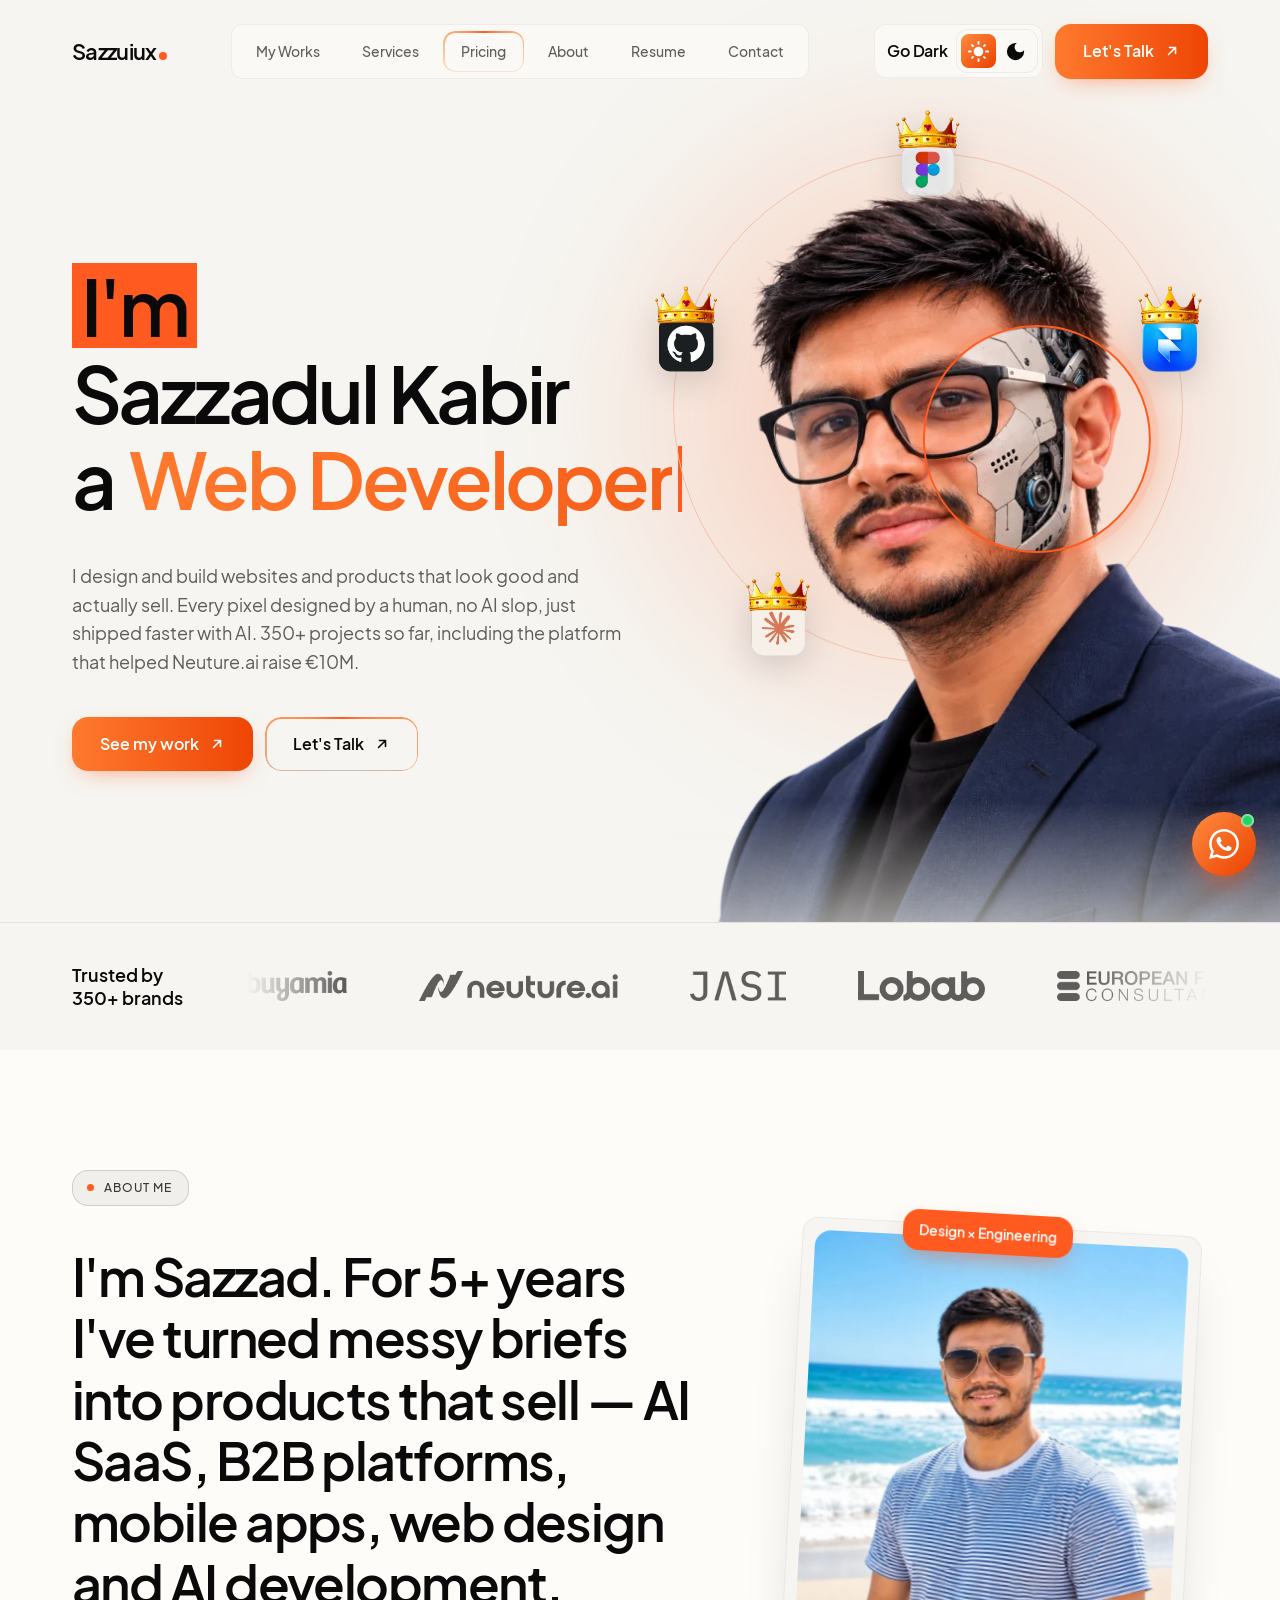
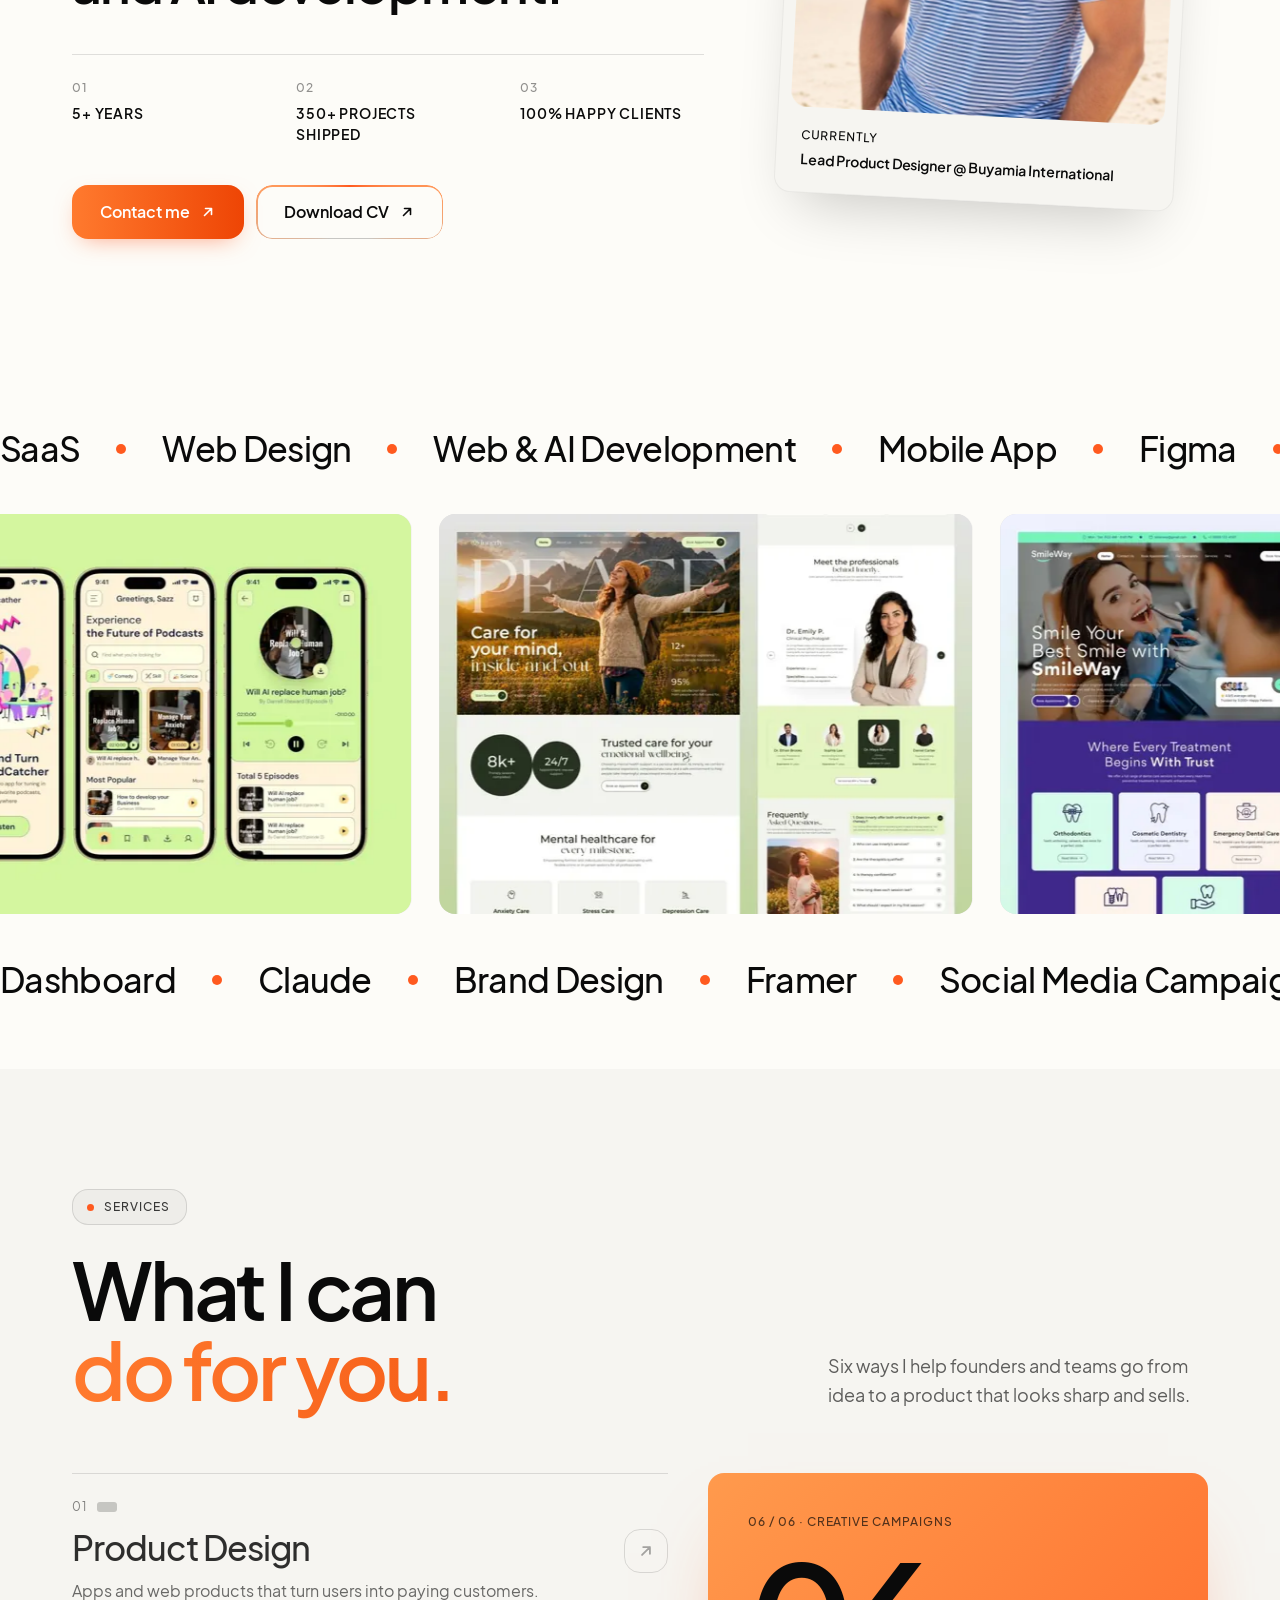
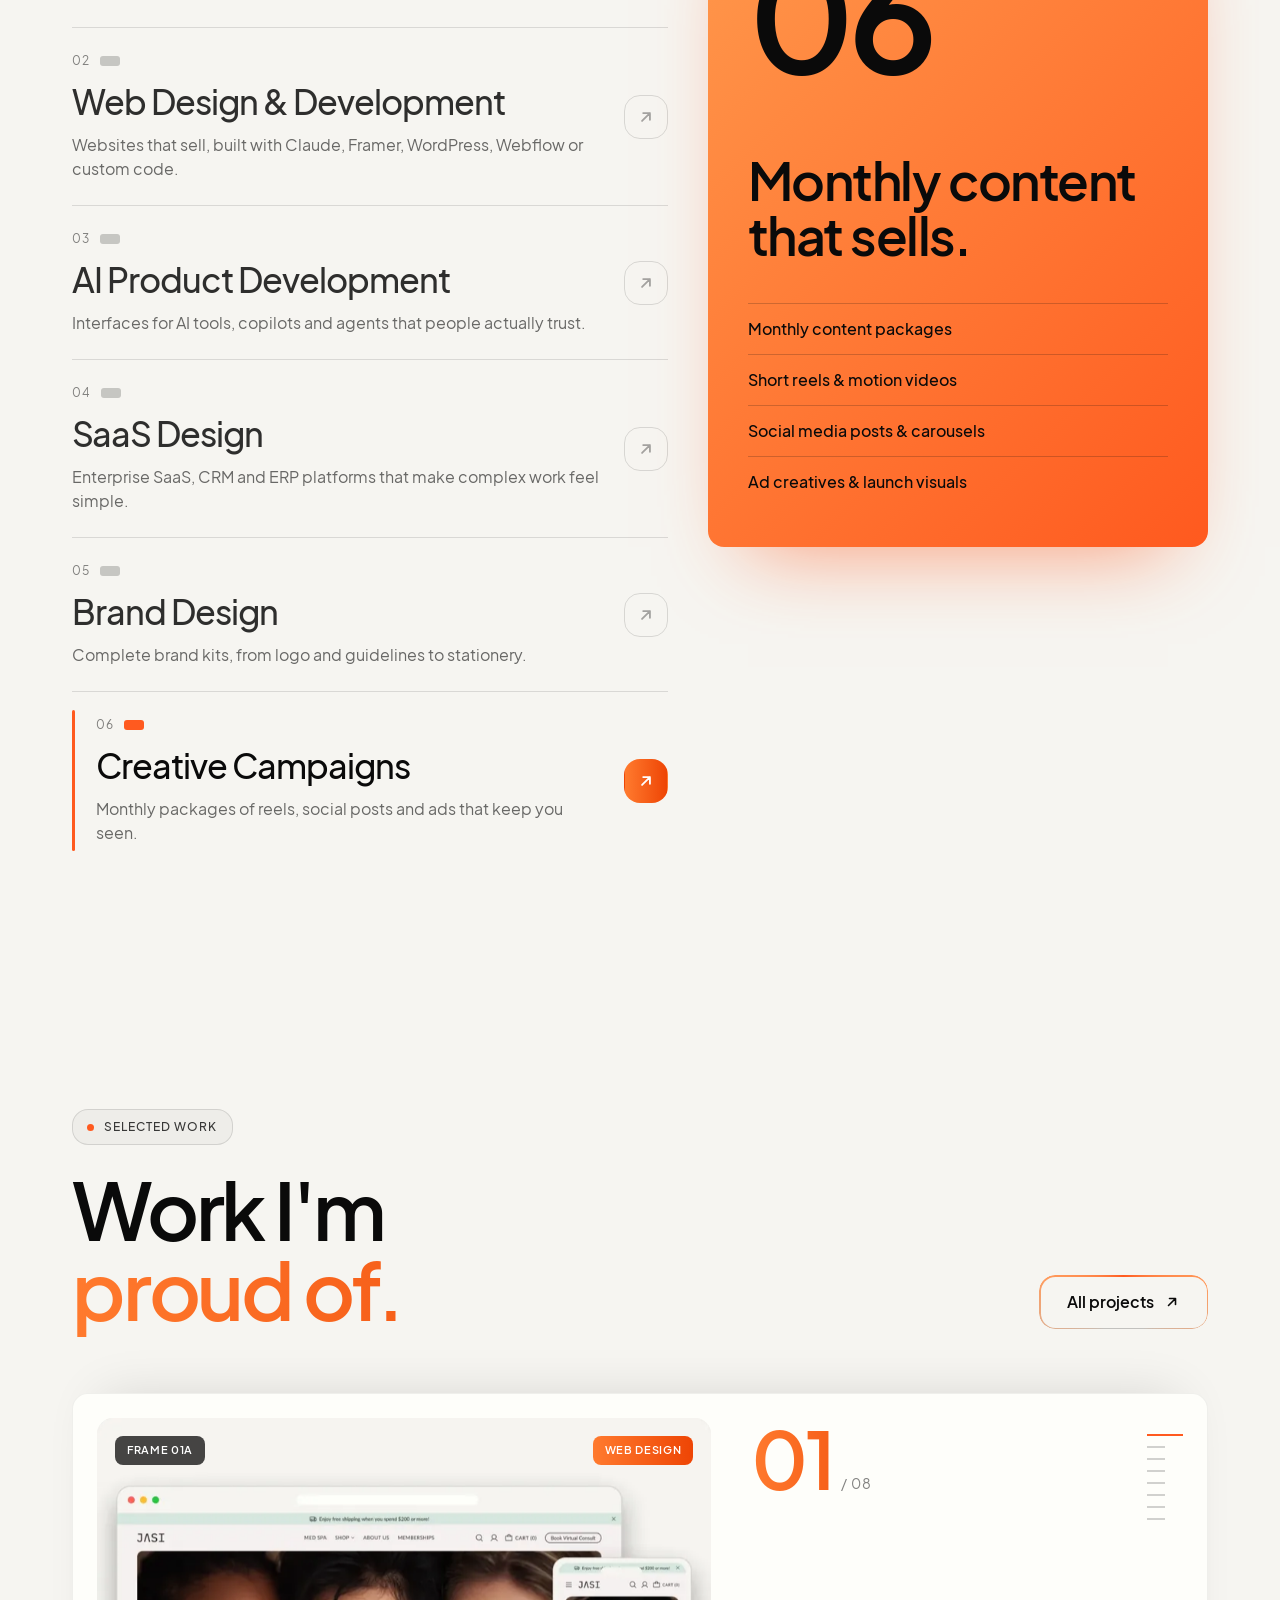
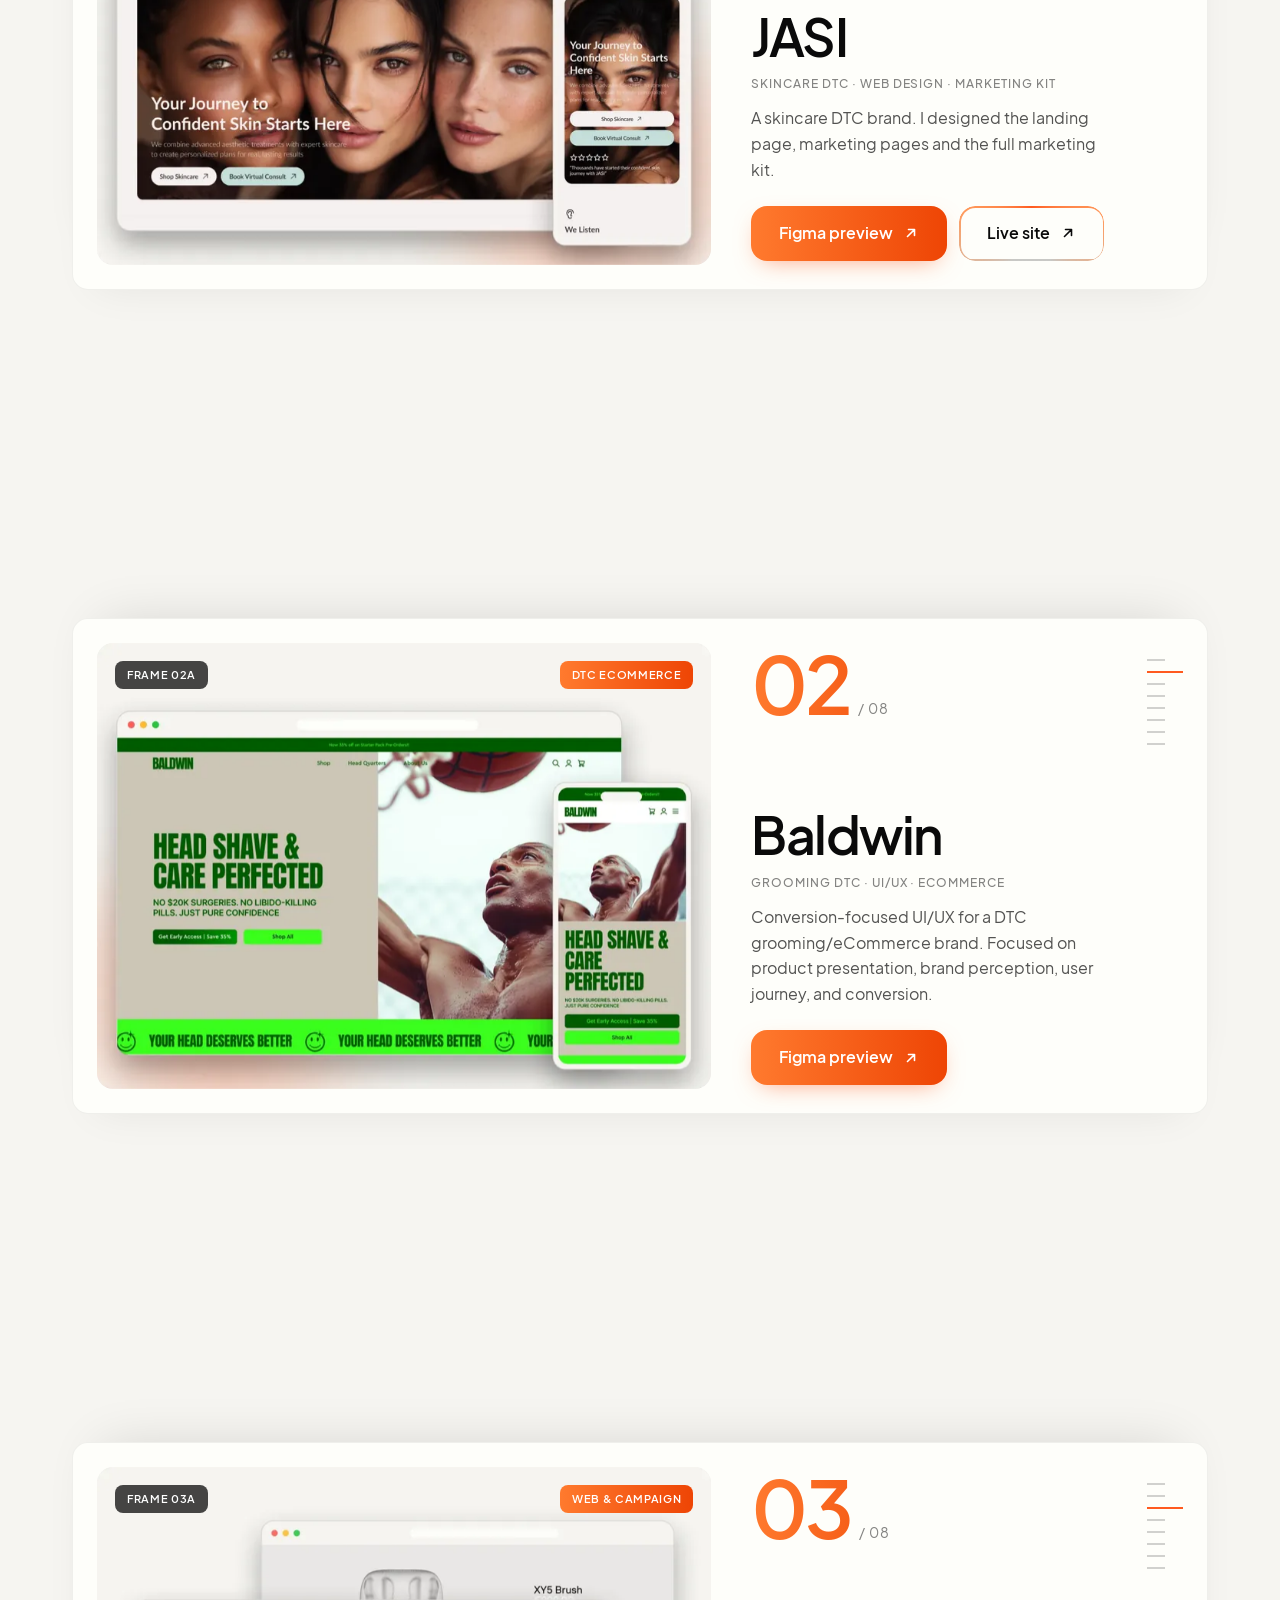
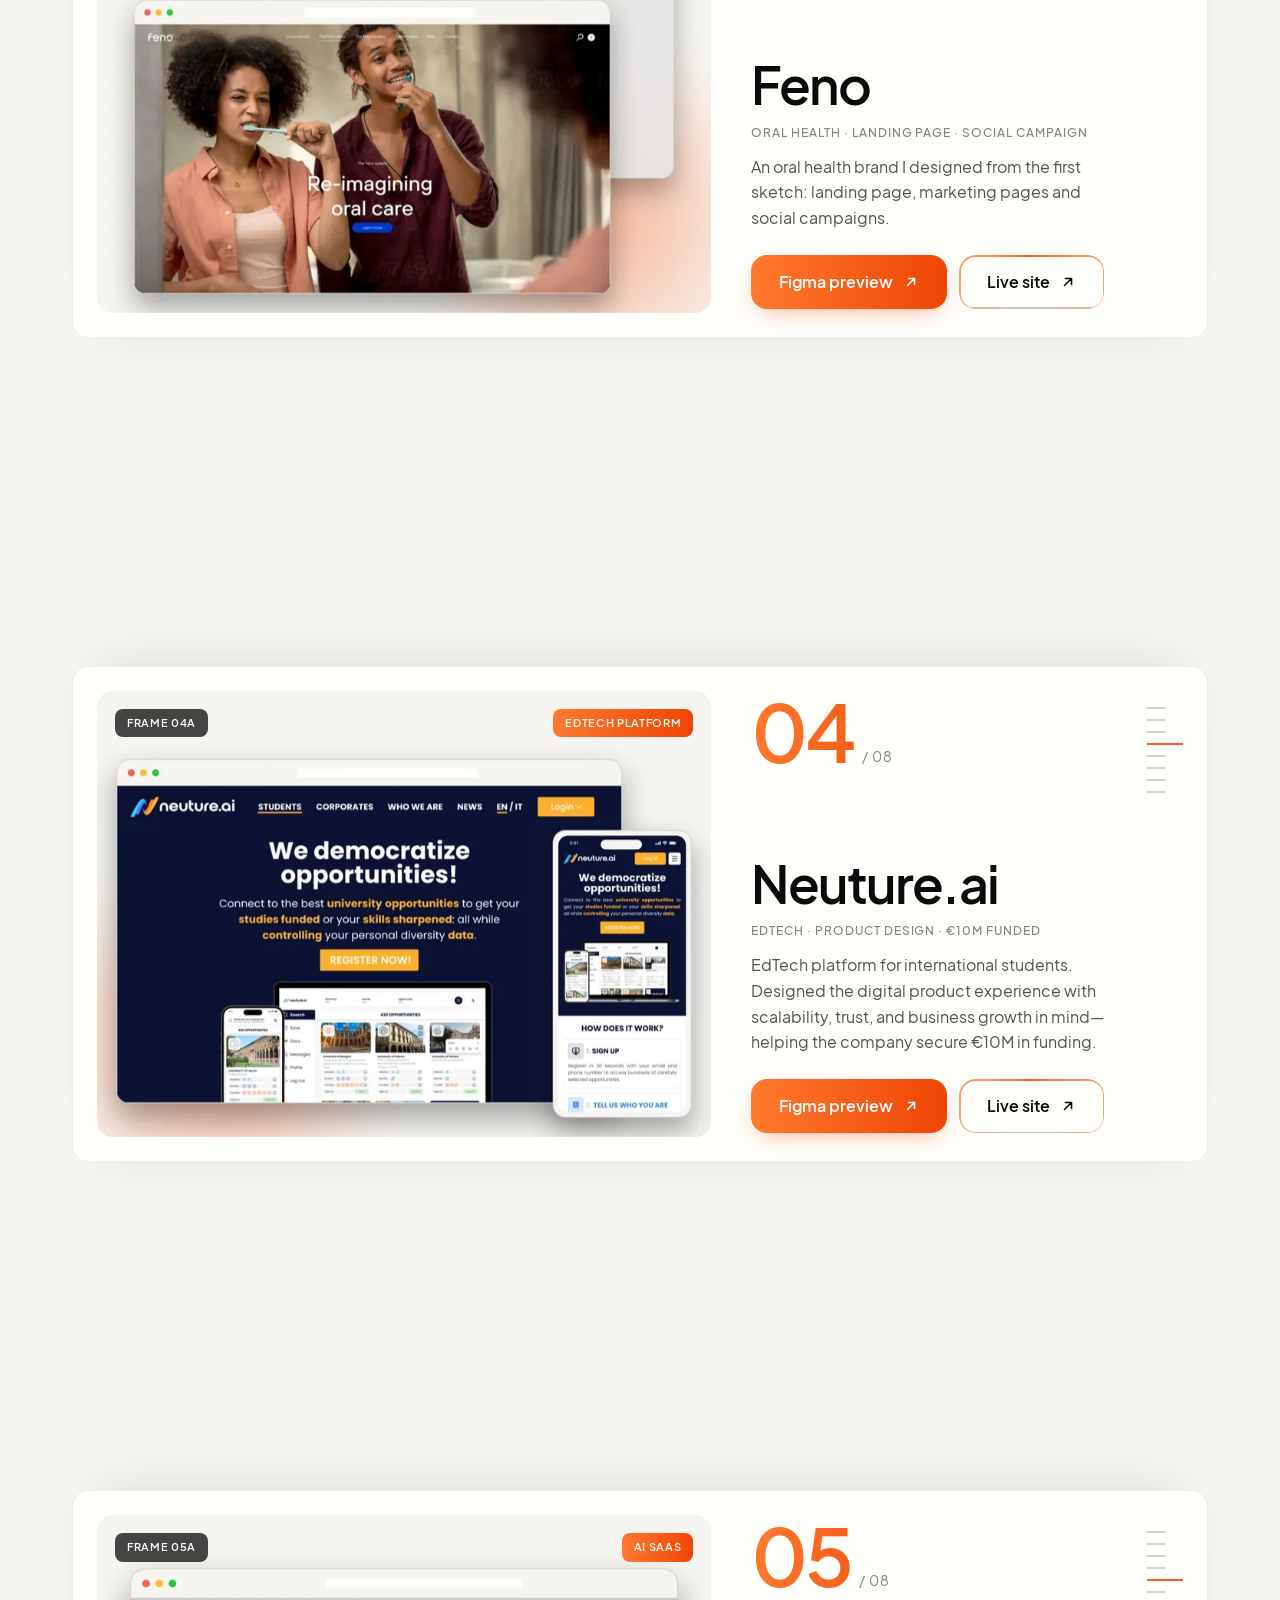
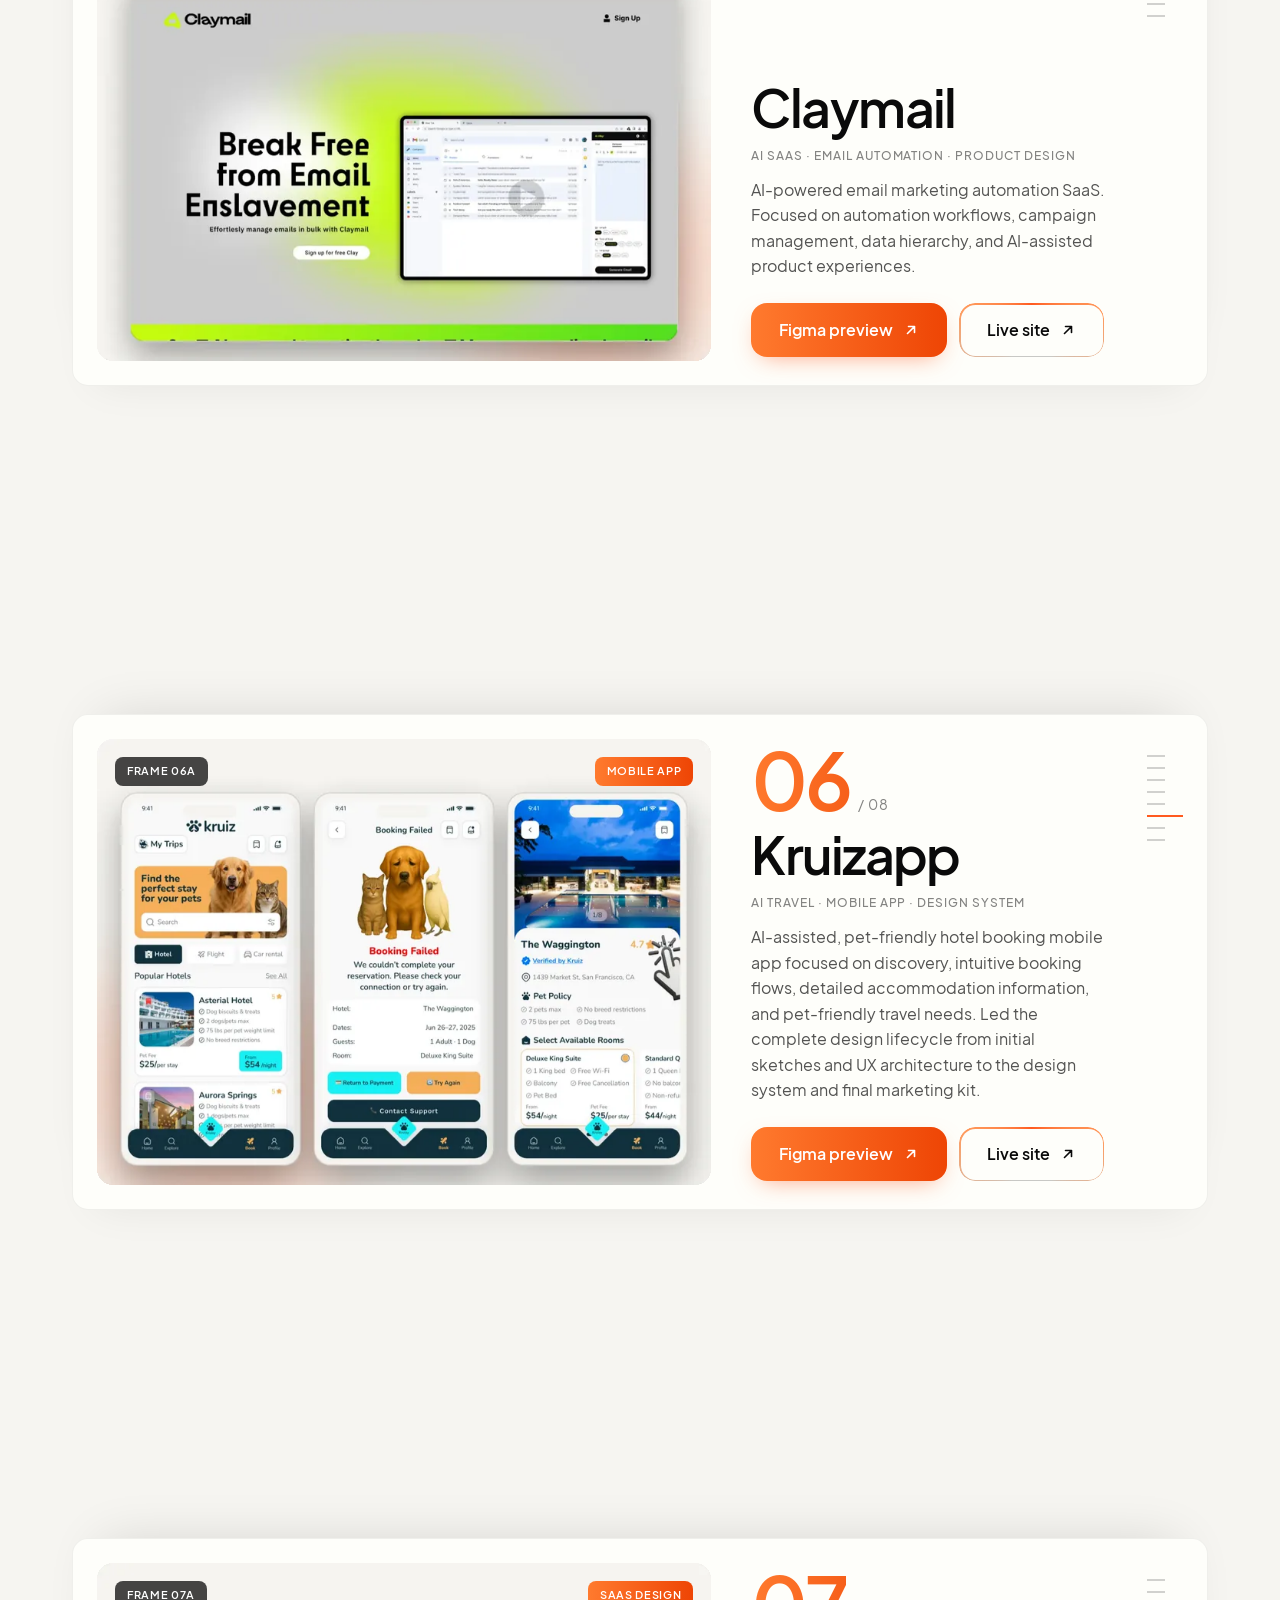
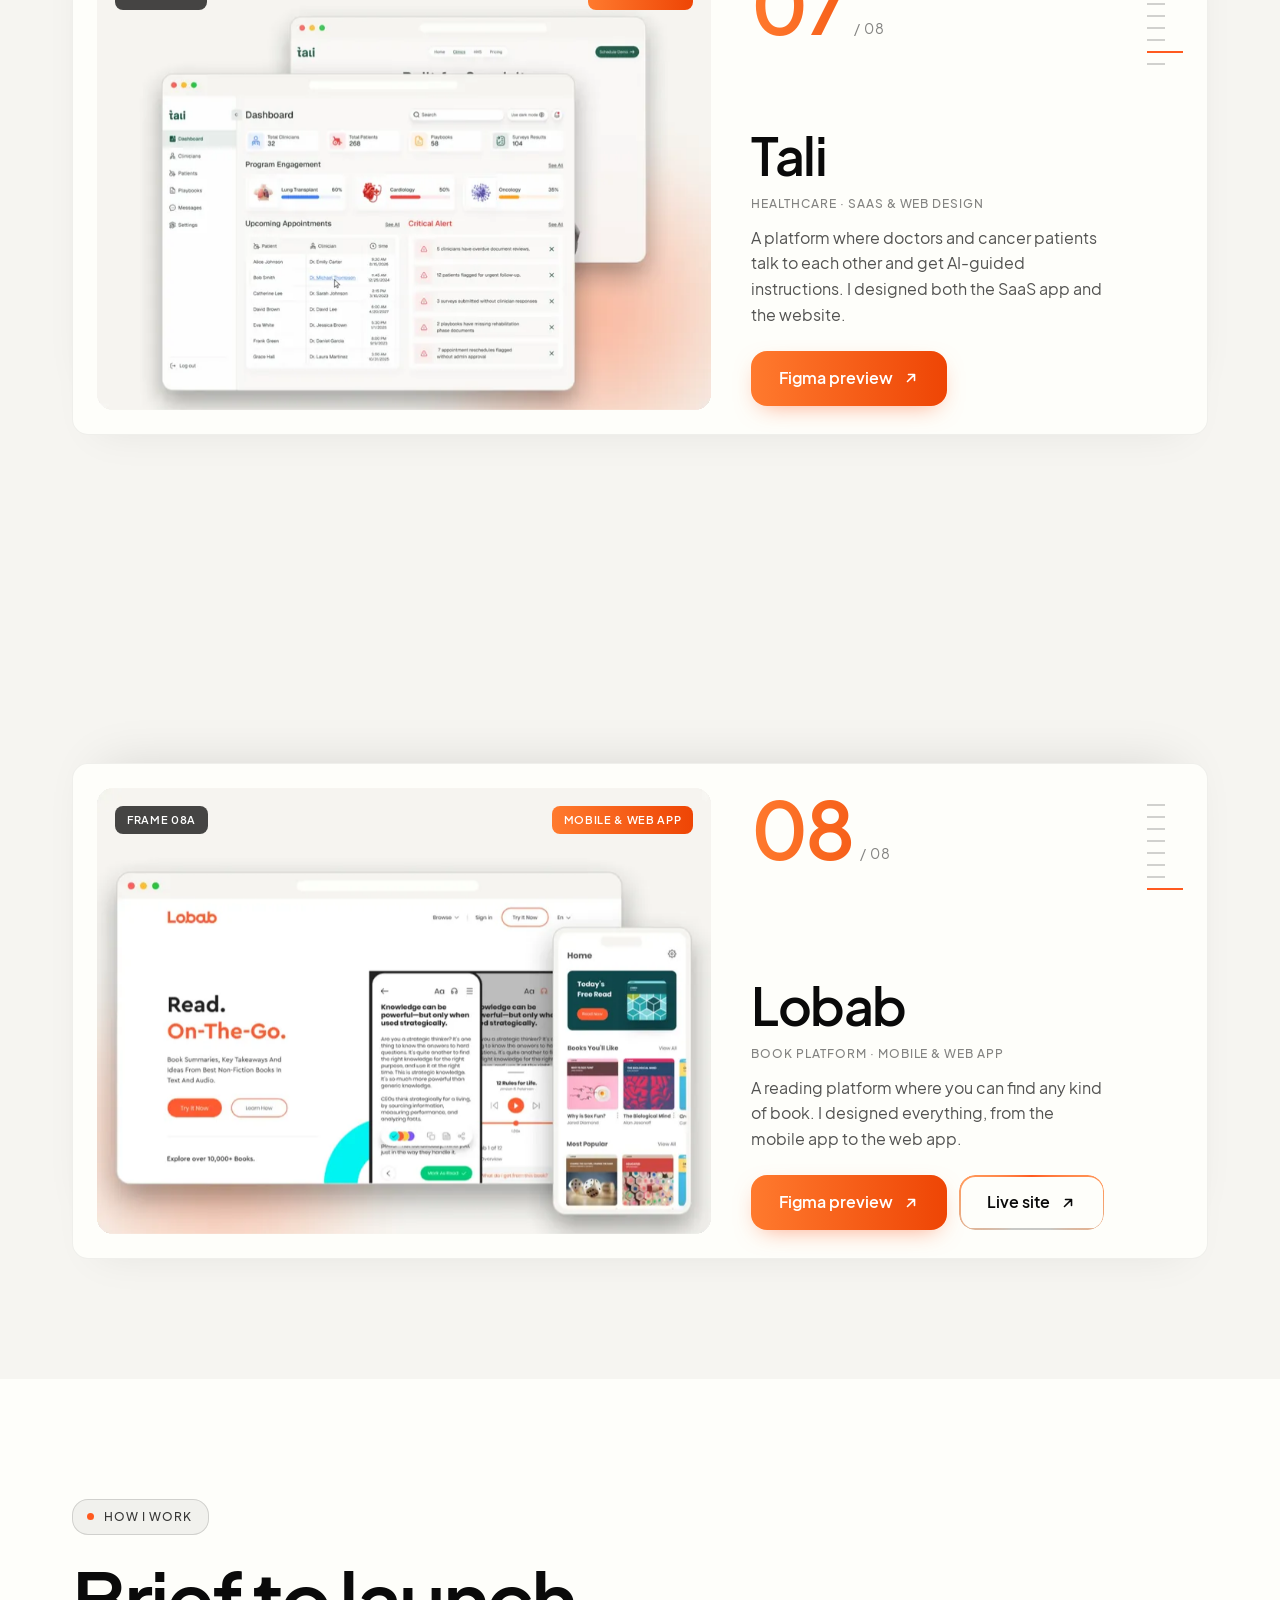
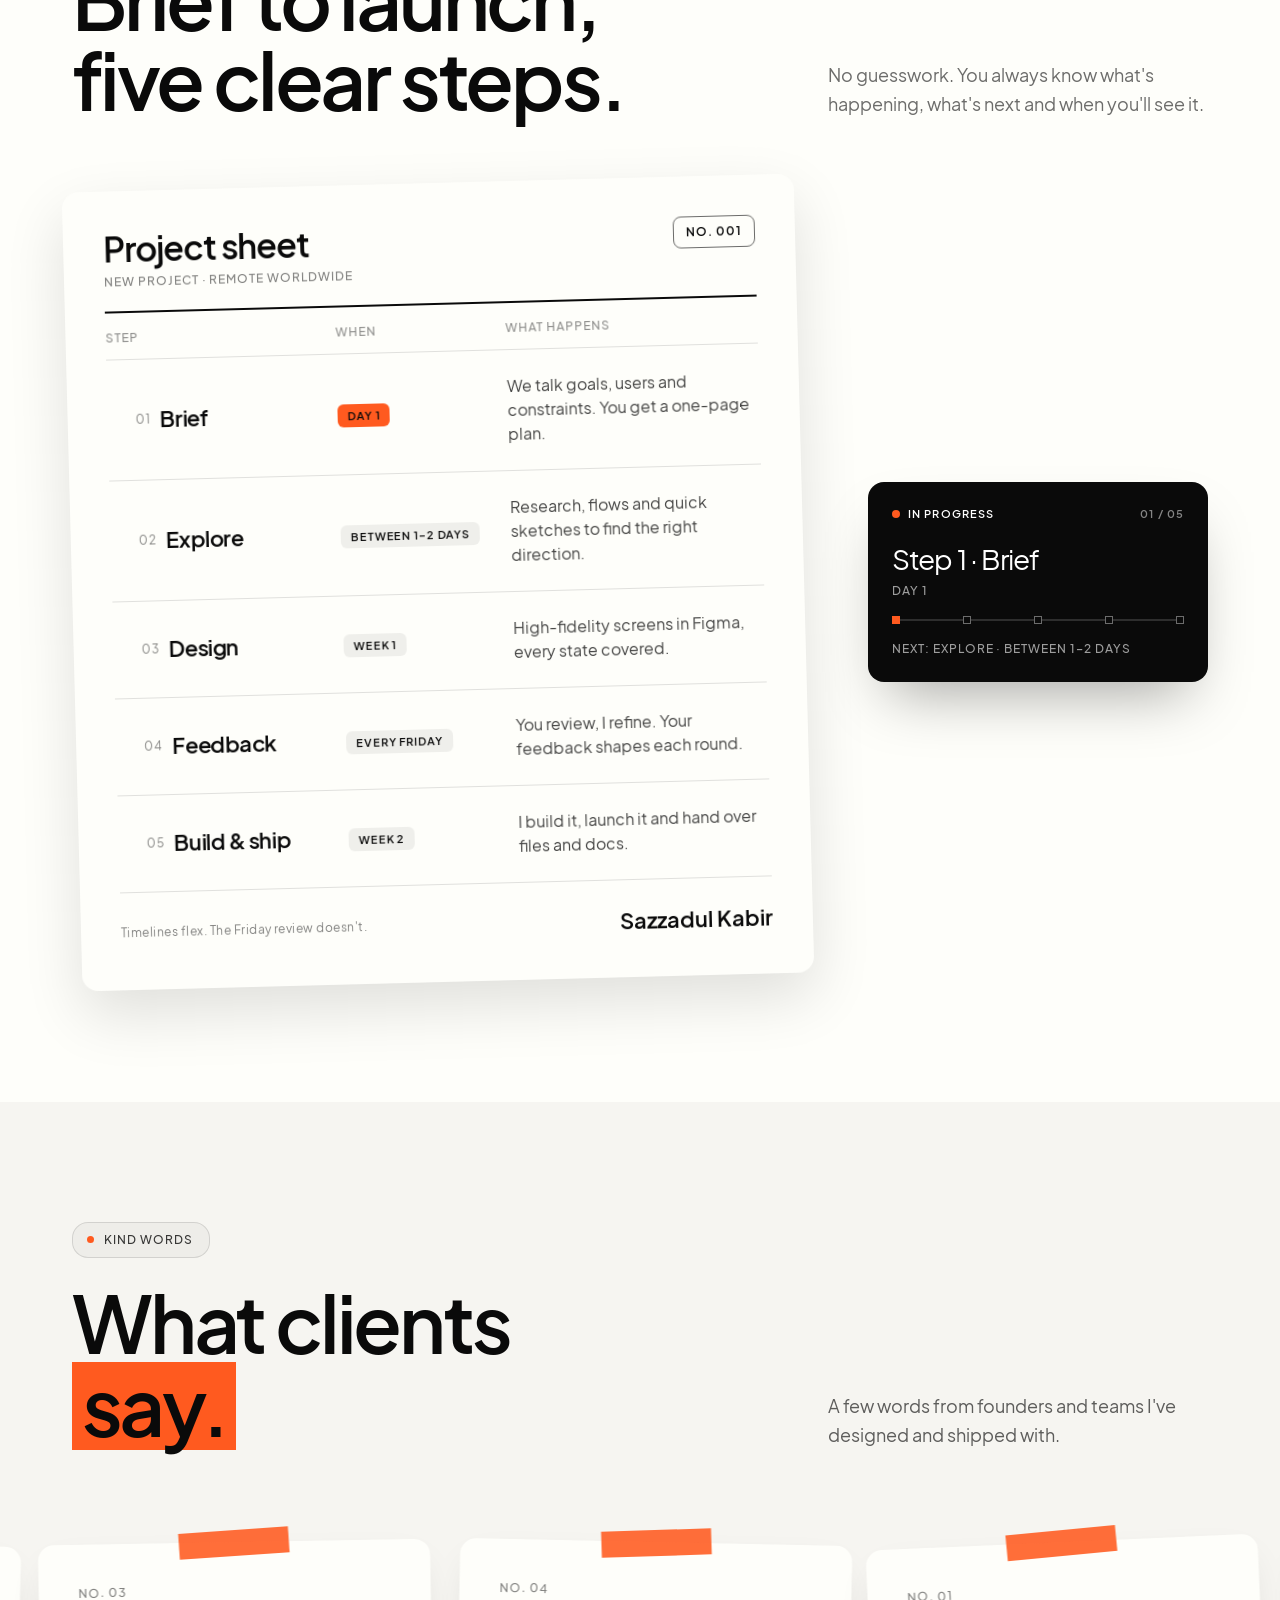
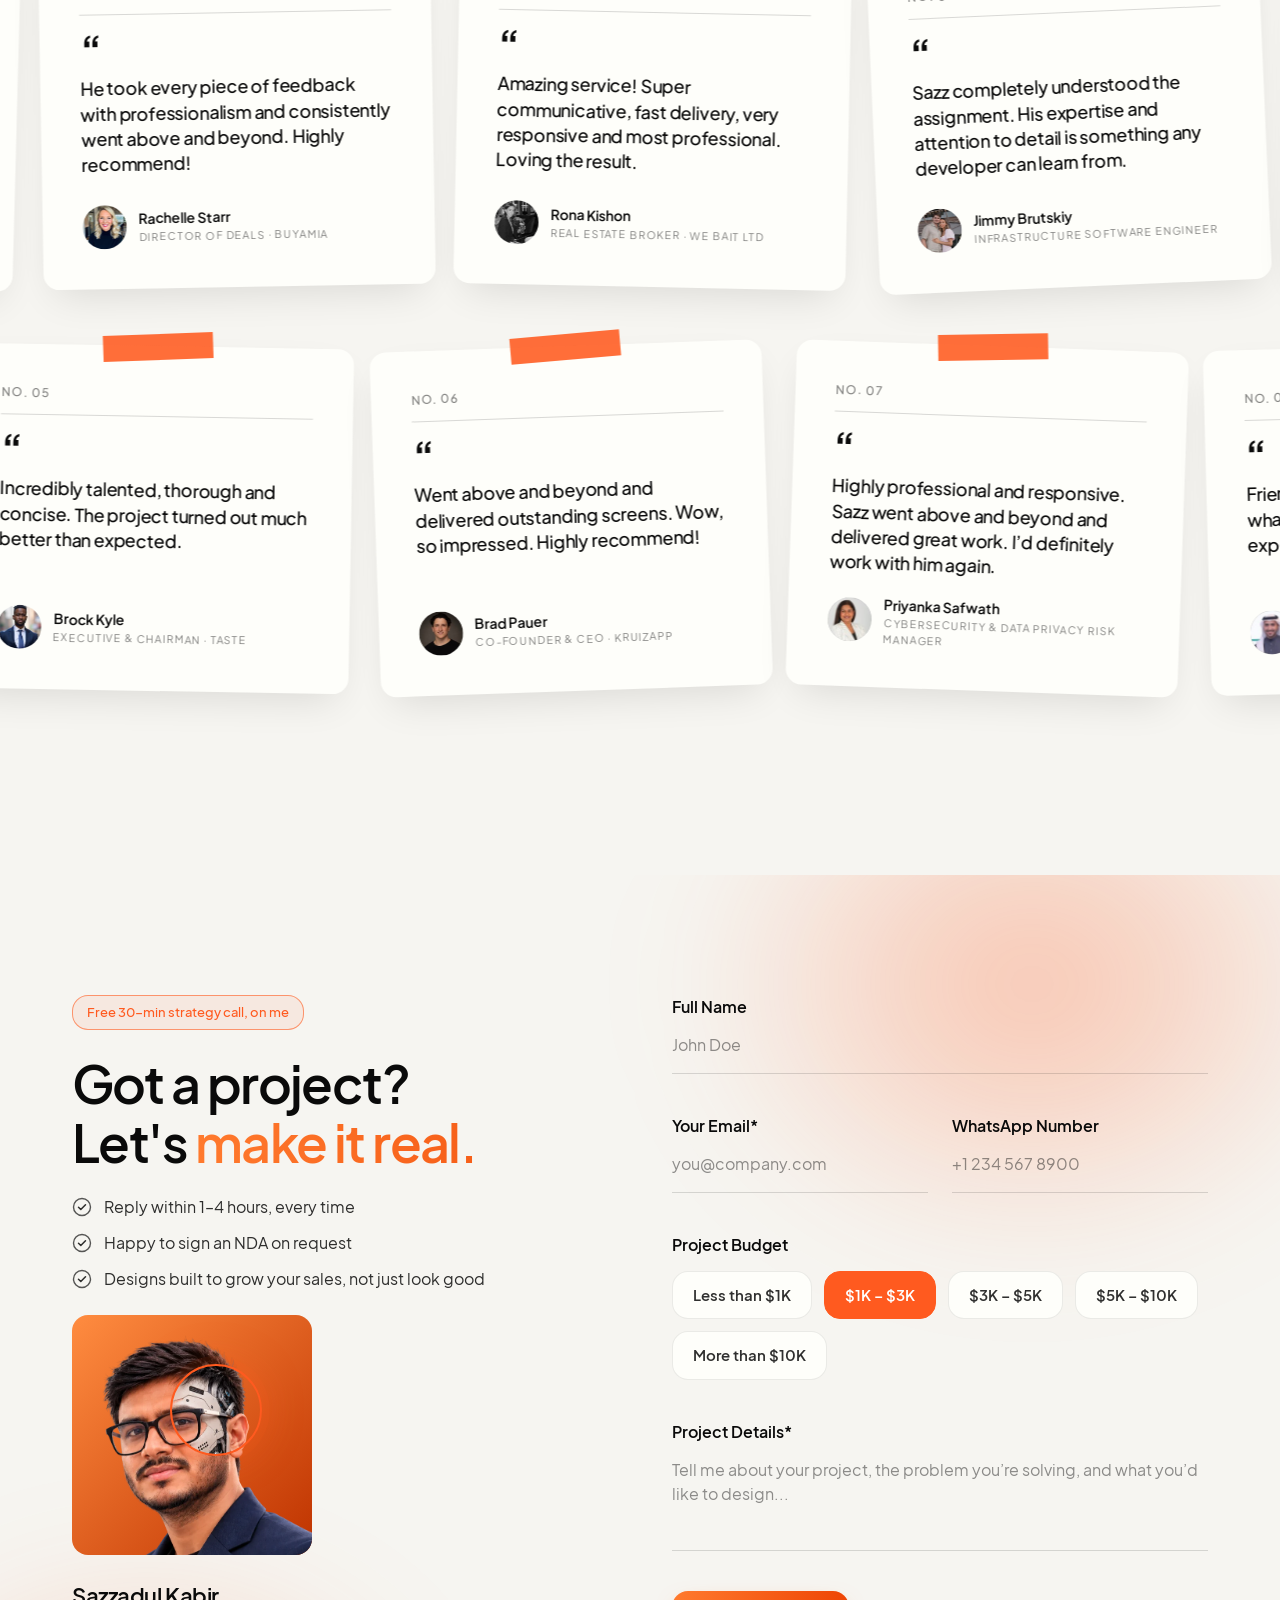
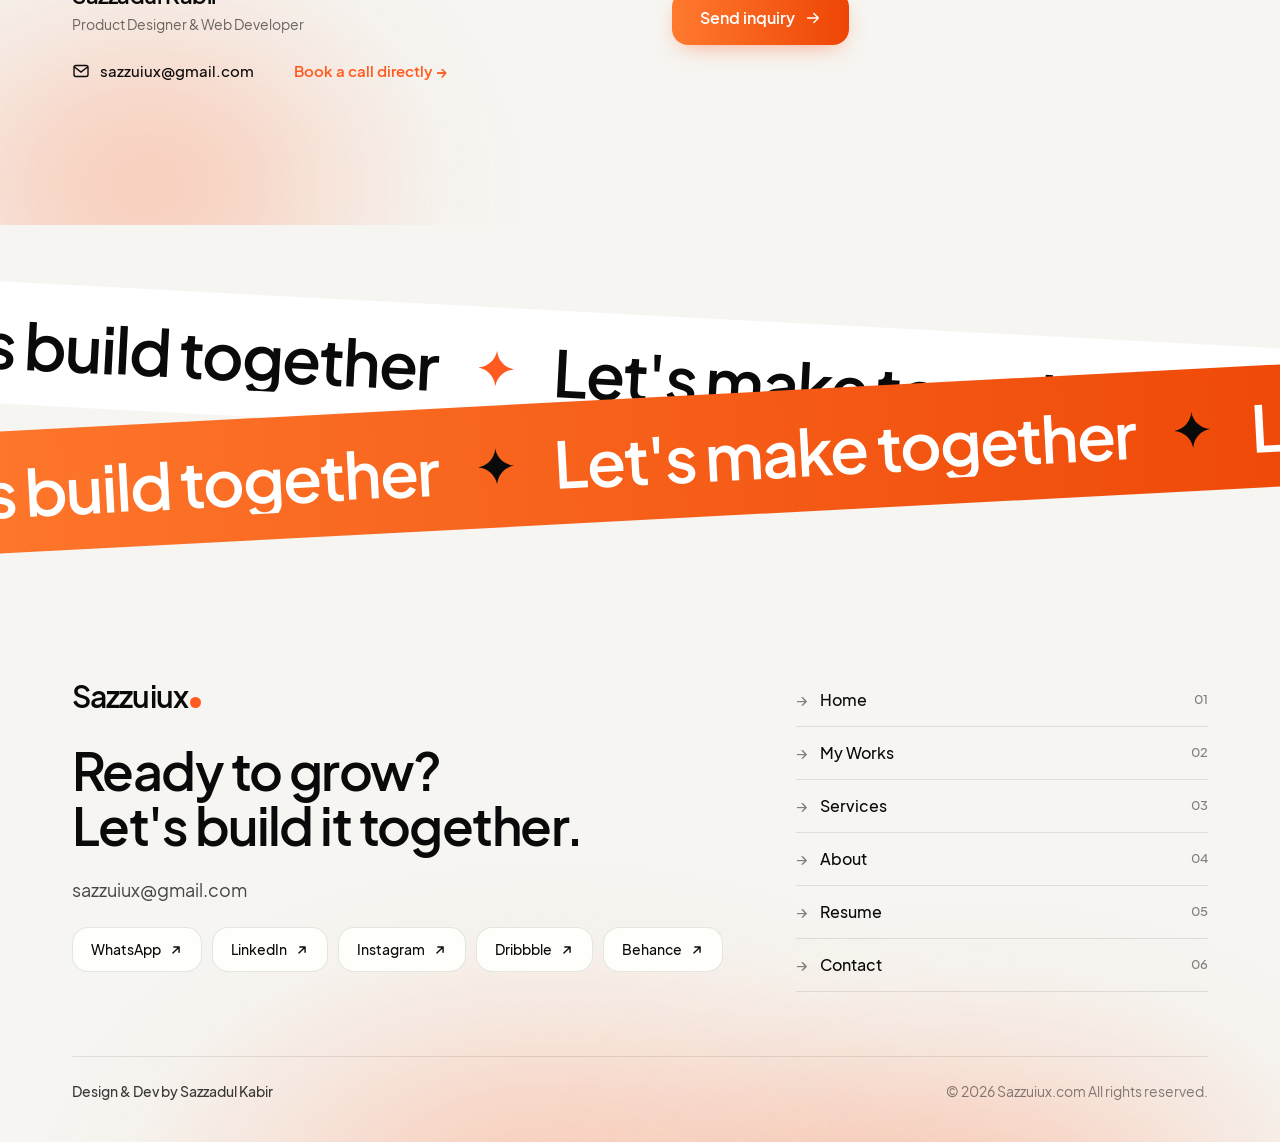
<file: index.html>
<!doctype html>
<!-- Generated by tools/build.py from src/ — edit src/ and rebuild. -->

<html lang="en">
<head>
  <meta charset="utf-8">
  <meta name="viewport" content="width=device-width, initial-scale=1">
  <meta name="color-scheme" content="dark light">
  <script>(function(){var t;try{t=localStorage.getItem("theme")}catch(e){}if(t!=="light"&&t!=="dark")t=matchMedia("(prefers-color-scheme: light)").matches?"light":"dark";document.documentElement.setAttribute("data-theme",t)})()</script>
  <script>try{var p=sessionStorage.getItem("szPT");if(p){sessionStorage.removeItem("szPT");if(!matchMedia("(prefers-reduced-motion: reduce)").matches){var d=document.documentElement;d.classList.add("pt-in");d.style.setProperty("--pt-label",JSON.stringify(p))}}}catch(e){}</script>
  <!-- Google Analytics (GA4) -->
  <!-- Google Analytics: page view is queued now, the library loads after the page is ready (doesn't slow the first view) -->
  <script>window.dataLayer=window.dataLayer||[];function gtag(){dataLayer.push(arguments);}gtag('js',new Date());gtag('config','G-E7JFSQL59W');addEventListener('load',function(){setTimeout(function(){var s=document.createElement('script');s.async=true;s.src='https://www.googletagmanager.com/gtag/js?id=G-E7JFSQL59W';document.head.appendChild(s)},1200)});</script>
  <title>Sazzuiux — Sazzadul Kabir | Web Designer &amp; Developer, UI UX &amp; Product Designer</title>
  <meta name="description" content="Sazzadul Kabir (Sazzuiux) — Top Rated web designer &amp; developer, UI UX designer, product designer, design engineer and brand designer. Websites, SaaS, AI products and brands that grow sales. 350+ projects.">
  <meta name="theme-color" content="#0a0a0a">
  <meta name="author" content="Sazzadul Kabir">
  <meta name="robots" content="index, follow, max-image-preview:large, max-snippet:-1">
  <link rel="canonical" href="https://sazzuiux.com/">
  <link rel="sitemap" type="application/xml" href="/sitemap.xml">
  <link rel="apple-touch-icon" href="/assets/img/apple-touch-icon.png">
  <script type="application/ld+json">{"@context": "https://schema.org", "@graph": [{"@type": "Person", "@id": "https://sazzuiux.com/#person", "name": "Sazzadul Kabir", "alternateName": "Sazzuiux", "url": "https://sazzuiux.com/", "image": {"@type": "ImageObject", "url": "https://sazzuiux.com/assets/img/sazzadul-kabir.jpg", "width": 683, "height": 683}, "jobTitle": "Web Designer & Developer, UI UX & Product Designer", "hasOccupation": [{"@type": "Occupation", "name": "Web Designer"}, {"@type": "Occupation", "name": "Website Designer"}, {"@type": "Occupation", "name": "Web Designer & Developer"}, {"@type": "Occupation", "name": "Product Designer"}, {"@type": "Occupation", "name": "Design Engineer"}, {"@type": "Occupation", "name": "UI UX Designer"}, {"@type": "Occupation", "name": "Web Developer"}, {"@type": "Occupation", "name": "Brand Designer"}], "description": "Top Rated web designer and developer, UI UX designer, product designer, design engineer and brand designer with 5+ years designing and building websites, AI SaaS, B2B platforms, mobile apps and DTC brands.", "email": "mailto:sazzuiux@gmail.com", "address": {"@type": "PostalAddress", "addressLocality": "Sirajganj", "addressCountry": "BD"}, "worksFor": {"@type": "Organization", "name": "Buyamia International"}, "knowsAbout": ["Web design", "Website design", "Web development", "UI UX design", "UI/UX design", "Product design", "Design engineering", "Brand design", "SaaS design", "CRM and ERP design", "AI product design", "Brand identity design", "Framer", "Webflow", "WordPress", "Figma", "Social media marketing content"], "sameAs": ["https://www.linkedin.com/in/sazzadul-kabir-595a29396/", "https://www.instagram.com/sazzuiux/", "https://dribbble.com/sazzuiux", "https://www.behance.net/sazzuiux", "https://www.upwork.com/freelancers/~01e5b0dc2d11f630a8", "https://www.fiverr.com/szdesignworld/", "https://github.com/sazzuiux"]}, {"@type": "ProfessionalService", "@id": "https://sazzuiux.com/#service", "name": "Sazzuiux — Web Design, Web Development, UI UX & Brand Design", "url": "https://sazzuiux.com/", "image": "https://sazzuiux.com/assets/img/og.jpg?v=5", "founder": {"@id": "https://sazzuiux.com/#person"}, "description": "UI/UX product design and website design & development for startups and businesses: websites, SaaS, CRM/ERP, AI products, branding and monthly marketing kits.", "areaServed": "Worldwide", "email": "sazzuiux@gmail.com", "address": {"@type": "PostalAddress", "addressLocality": "Sirajganj", "addressCountry": "BD"}, "hasOfferCatalog": {"@type": "OfferCatalog", "name": "Services", "itemListElement": [{"@type": "Offer", "itemOffered": {"@type": "Service", "name": "Product Design", "description": "Apps and web products that turn users into paying customers."}}, {"@type": "Offer", "itemOffered": {"@type": "Service", "name": "Web Design & Development", "description": "Websites built with Claude, Framer, WordPress, Webflow or custom code."}}, {"@type": "Offer", "itemOffered": {"@type": "Service", "name": "AI Product Development", "description": "Interfaces for AI tools, copilots and agents that people trust."}}, {"@type": "Offer", "itemOffered": {"@type": "Service", "name": "SaaS Design", "description": "Enterprise SaaS, CRM and ERP platforms that make complex work feel simple."}}, {"@type": "Offer", "itemOffered": {"@type": "Service", "name": "Brand Design", "description": "Complete brand kits, from logo and guidelines to stationery."}}, {"@type": "Offer", "itemOffered": {"@type": "Service", "name": "Creative Campaigns", "description": "Monthly marketing kits: short reels, social media posts and ad creatives."}}]}, "sameAs": ["https://www.linkedin.com/in/sazzadul-kabir-595a29396/", "https://www.instagram.com/sazzuiux/", "https://dribbble.com/sazzuiux", "https://www.behance.net/sazzuiux", "https://www.upwork.com/freelancers/~01e5b0dc2d11f630a8", "https://www.fiverr.com/szdesignworld/", "https://github.com/sazzuiux"]}, {"@type": "WebSite", "@id": "https://sazzuiux.com/#website", "url": "https://sazzuiux.com/", "name": "Sazzuiux", "inLanguage": "en", "publisher": {"@id": "https://sazzuiux.com/#person"}}, {"@type": "WebPage", "@id": "https://sazzuiux.com/#webpage", "url": "https://sazzuiux.com/", "name": "Sazzadul Kabir — Sazzuiux", "about": {"@id": "https://sazzuiux.com/#person"}, "primaryImageOfPage": {"@type": "ImageObject", "url": "https://sazzuiux.com/assets/img/sazzadul-kabir.jpg", "width": 683, "height": 683}}]}</script>
  <meta property="og:type" content="website">
  <meta property="og:title" content="Sazzuiux — Sazzadul Kabir, Web Designer & Developer, UI UX & Product Designer">
  <meta property="og:description" content="Web designer & developer, UI UX designer, product designer and brand designer. I design & build websites, SaaS, AI products and brands that sell. Top Rated · 350+ projects.">
  <meta property="og:url" content="https://sazzuiux.com/">
  <meta property="og:image" content="https://sazzuiux.com/assets/img/og.jpg?v=5">
  <meta property="og:image:width" content="1200">
  <meta property="og:image:height" content="630">
  <meta property="og:image:alt" content="Sazzadul Kabir — I design & build products that sell. Product Designer & Web Developer.">
  <meta property="og:site_name" content="Sazzuiux">
  <meta name="twitter:card" content="summary_large_image">
  <meta name="twitter:title" content="Sazzadul Kabir — Product Designer & Web Developer">
  <meta name="twitter:description" content="I design & build products that sell: websites, SaaS, AI products, brands and monthly marketing kits.">
  <meta name="twitter:image" content="https://sazzuiux.com/assets/img/og.jpg?v=5">
  <link rel="icon" href="/favicon.ico" sizes="48x48">
  <link rel="icon" href="/assets/img/favicon-192.png" type="image/png" sizes="192x192">
  <link rel="icon" href="/assets/img/favicon.svg" type="image/svg+xml">
  <link rel="preload" as="font" type="font/woff2" href="/assets/fonts/PlusJakartaSans-SemiBold.woff2" crossorigin>
  <link rel="preload" as="image" href="/assets/img/hero-human.webp" fetchpriority="high">
  <link rel="stylesheet" href="/assets/css/style.min.css?v=3f4c47d5">
</head>
<body>
  <script>try{if(!sessionStorage.getItem("szLoaded")&&!matchMedia("(prefers-reduced-motion: reduce)").matches)document.documentElement.classList.add("is-loading")}catch(e){}</script>
  <!-- ================= LOADER ================= -->
  <div class="loader" id="loader" aria-hidden="true">
    <div class="glow loader__glow"></div>
    <div class="loader__inner">
      <div class="loader__figure">
        <svg class="loader__ring" viewBox="0 0 300 720" aria-hidden="true">
          <defs><path id="loader-path" d="M150 45 a105 105 0 0 1 105 105 v420 a105 105 0 0 1 -210 0 v-420 a105 105 0 0 1 105 -105 z"/></defs>
          <text><textPath href="#loader-path" startOffset="0" textLength="2999" lengthAdjust="spacingAndGlyphs">Hire me * Shape your brand * Build your product * Grow your business * Hire me * Shape your brand * Build your product * Grow your business *&#160;<animate attributeName="startOffset" from="0" to="-1499.5" dur="9s" repeatCount="indefinite"/></textPath></text>
        </svg>
        <img class="loader__avatar" src="/assets/img/loader-avatar.webp" alt="" width="327" height="999" fetchpriority="high">
      </div>
      <div class="loader__bar"><span id="loader-bar"></span></div>
      <p class="loader__pct" id="loader-pct">0%</p>
    </div>
  </div>

  <a class="skip-link" href="/" data-to="main">Skip to content</a>

  <!-- ================= NAV ================= -->
  <header class="nav" id="nav">
    <div class="container">
      <div class="nav__inner">
        <a class="logo" href="/" data-to="top" aria-label="Sazzuiux home">Sazzuiux<span class="logo__dot"></span></a>
        <nav class="nav__links" aria-label="Primary">
          <a href="/" data-to="works" data-spy="works" class="is-active">My Works</a>
          <a href="/" data-to="services" data-spy="services">Services</a>
          <a href="/pricing/" class="nav-hot">Pricing</a>
          <a href="/" data-to="about" data-spy="about">About</a>
          <a href="/resume/">Resume</a>
          <a href="/" data-to="contact" data-spy="contact">Contact</a>
        </nav>
        <div class="nav__actions">
          <button class="theme-tg" type="button" id="theme-toggle" aria-label="Switch to light mode"><span class="theme-tg__label"><span class="if-dark">Go Light</span><span class="if-light">Go Dark</span></span><span class="theme-tg__switch"><span class="theme-tg__ico theme-tg__ico--moon"><svg viewBox="0 0 24 24" fill="currentColor" aria-hidden="true"><path d="M12 3a9 9 0 1 0 9 9c0-.46-.04-.92-.1-1.36a5.389 5.389 0 0 1-4.4 2.26 5.403 5.403 0 0 1-3.14-9.8c-.44-.06-.9-.1-1.36-.1z"/></svg></span><span class="theme-tg__ico theme-tg__ico--sun"><svg viewBox="0 0 24 24" fill="currentColor" aria-hidden="true"><path d="M12 7c-2.76 0-5 2.24-5 5s2.24 5 5 5 5-2.24 5-5-2.24-5-5-5zM2 13h2c.55 0 1-.45 1-1s-.45-1-1-1H2c-.55 0-1 .45-1 1s.45 1 1 1zm18 0h2c.55 0 1-.45 1-1s-.45-1-1-1h-2c-.55 0-1 .45-1 1s.45 1 1 1zM11 2v2c0 .55.45 1 1 1s1-.45 1-1V2c0-.55-.45-1-1-1s-1 .45-1 1zm0 18v2c0 .55.45 1 1 1s1-.45 1-1v-2c0-.55-.45-1-1-1s-1 .45-1 1zM5.99 4.58a.996.996 0 0 0-1.41 0 .996.996 0 0 0 0 1.41l1.06 1.06c.39.39 1.03.39 1.41 0s.39-1.03 0-1.41L5.99 4.58zm12.37 12.37a.996.996 0 0 0-1.41 0 .996.996 0 0 0 0 1.41l1.06 1.06c.39.39 1.03.39 1.41 0a.996.996 0 0 0 0-1.41l-1.06-1.06zm1.06-10.96a.996.996 0 0 0 0-1.41.996.996 0 0 0-1.41 0l-1.06 1.06c-.39.39-.39 1.03 0 1.41s1.03.39 1.41 0l1.06-1.06zM7.05 18.36a.996.996 0 0 0 0-1.41.996.996 0 0 0-1.41 0l-1.06 1.06c-.39.39-.39 1.03 0 1.41s1.03.39 1.41 0l1.06-1.06z"/></svg></span></span></button>
          <a class="btn btn--primary" href="/" data-to="contact"><span class="cta-d">Let's Talk</span><span class="cta-m">Contact</span> <svg viewBox="0 0 16 16" fill="none" aria-hidden="true"><path d="M4.5 11.5l7-7M5.5 4.5h6v6" stroke="currentColor" stroke-width="1.6" stroke-linecap="round" stroke-linejoin="round"/></svg></a>
          <button class="nav__menu-btn" type="button" aria-label="Open menu" aria-expanded="false" aria-controls="nav-panel"><span></span></button>
        </div>
      </div>
      <div class="nav__panel" id="nav-panel">
        <a class="panel-link is-active" href="/" data-to="works" data-spy="works"><span>My Works</span><svg width="20" height="20" viewBox="0 0 16 16" fill="none" aria-hidden="true"><path d="M4.5 11.5l7-7M5.5 4.5h6v6" stroke="currentColor" stroke-width="1.4" stroke-linecap="round" stroke-linejoin="round"/></svg></a>
        <a class="panel-link" href="/" data-to="services" data-spy="services"><span>Services</span><svg width="20" height="20" viewBox="0 0 16 16" fill="none" aria-hidden="true"><path d="M4.5 11.5l7-7M5.5 4.5h6v6" stroke="currentColor" stroke-width="1.4" stroke-linecap="round" stroke-linejoin="round"/></svg></a>
        <a class="panel-link nav-hot" href="/pricing/"><span>Pricing</span><svg width="20" height="20" viewBox="0 0 16 16" fill="none" aria-hidden="true"><path d="M4.5 11.5l7-7M5.5 4.5h6v6" stroke="currentColor" stroke-width="1.4" stroke-linecap="round" stroke-linejoin="round"/></svg></a>
        <a class="panel-link" href="/" data-to="about" data-spy="about"><span>About</span><svg width="20" height="20" viewBox="0 0 16 16" fill="none" aria-hidden="true"><path d="M4.5 11.5l7-7M5.5 4.5h6v6" stroke="currentColor" stroke-width="1.4" stroke-linecap="round" stroke-linejoin="round"/></svg></a>
        <a class="panel-link" href="/resume/"><span>Resume</span><svg width="20" height="20" viewBox="0 0 16 16" fill="none" aria-hidden="true"><path d="M4.5 11.5l7-7M5.5 4.5h6v6" stroke="currentColor" stroke-width="1.4" stroke-linecap="round" stroke-linejoin="round"/></svg></a>
        <a class="panel-link" href="/" data-to="contact" data-spy="contact"><span>Contact</span><svg width="20" height="20" viewBox="0 0 16 16" fill="none" aria-hidden="true"><path d="M4.5 11.5l7-7M5.5 4.5h6v6" stroke="currentColor" stroke-width="1.4" stroke-linecap="round" stroke-linejoin="round"/></svg></a>
        <a class="btn btn--primary btn--block" href="/" data-to="contact">Contact <svg viewBox="0 0 16 16" fill="none" aria-hidden="true"><path d="M4.5 11.5l7-7M5.5 4.5h6v6" stroke="currentColor" stroke-width="1.6" stroke-linecap="round" stroke-linejoin="round"/></svg></a>
      </div>
    </div>
  </header>

  <main id="main">
    <!-- ================= HERO ================= -->
    <section class="hero section--dark" id="top">
      <div class="glow glow--1" aria-hidden="true"></div>
      <div class="container hero__inner">
        <div class="hero__copy">
          <h1 class="hero__title">
            <span class="chip-hl">I'm</span><br>
            Sazzadul Kabir<br>
            <span class="hero__role">a <span class="sr-only">web designer &amp; developer, UI UX designer, product designer, design engineer and brand designer</span><span class="hero__rotator"><span class="grad-text" id="role" data-roles="Web Designer|Web Developer|Product Designer|UI UX Designer|Brand Designer|Design Engineer|Product Builder" aria-hidden="true">Web Designer</span><span class="caret" aria-hidden="true"></span></span></span>
          </h1>
          <p class="hero__bio t-lg muted-dark">I design and build websites and products that look good and actually sell. Every pixel designed by a human, no AI slop, just shipped faster with AI. 350+ projects so far, including the platform that helped Neuture.ai raise €10M.</p>
          <div class="btn-row">
            <a class="btn btn--primary" href="/" data-to="works">See my work <svg viewBox="0 0 16 16" fill="none" aria-hidden="true"><path d="M4.5 11.5l7-7M5.5 4.5h6v6" stroke="currentColor" stroke-width="1.6" stroke-linecap="round" stroke-linejoin="round"/></svg></a>
            <a class="btn btn--ghost-dark" href="/" data-to="contact">Let's Talk <svg viewBox="0 0 16 16" fill="none" aria-hidden="true"><path d="M4.5 11.5l7-7M5.5 4.5h6v6" stroke="currentColor" stroke-width="1.6" stroke-linecap="round" stroke-linejoin="round"/></svg></a>
          </div>
        </div>
        <div class="hero__photo reveal-photo" data-reveal data-r="100" data-x="62" data-y="33" data-xt="58.93" data-yt="39.28" data-rt="125.25">
          <div class="hero__ring" aria-hidden="true"></div>
          <div class="hero__orbit" aria-hidden="true">
            <span class="orb" style="--a:-90deg"><img src="/assets/img/tools/figma.webp" alt="" width="223" height="301"></span>
            <span class="orb" style="--a:-18deg"><img src="/assets/img/tools/framer.webp" alt="" width="227" height="306"></span>
            <span class="orb" style="--a:54deg"><img src="/assets/img/tools/wordpress.webp" alt="" width="259" height="336"></span>
            <span class="orb" style="--a:126deg"><img src="/assets/img/tools/claude.webp" alt="" width="237" height="307"></span>
            <span class="orb" style="--a:198deg"><img src="/assets/img/tools/github.webp" alt="" width="224" height="308"></span>
          </div>
          <img src="/assets/img/hero-human.webp" alt="Portrait of Sazzadul Kabir" width="613" height="920" fetchpriority="high">
          <img class="robot" src="/assets/img/hero-robot.webp" alt="" aria-hidden="true" width="613" height="920">
          <span class="lens" aria-hidden="true"></span>
          <span class="fade" aria-hidden="true"></span>
        </div>
      </div>
    </section>

    <!-- ================= TRUSTED BY ================= -->
    <section class="trusted" aria-label="Trusted by">
      <div class="container trusted__inner">
        <p class="trusted__label">Trusted by<br>350+ brands</p>
        <div class="marquee">
          <div class="marquee__track pause-hover" style="--dur:20s">
            <div class="logos">
              <img src="/assets/img/logos/buyamia.webp" alt="Buyamia" width="100" height="30" loading="lazy">
              <img src="/assets/img/logos/neuture.webp" alt="Neuture.ai" width="200" height="30" loading="lazy">
              <img src="/assets/img/logos/jasi.webp" alt="JASI" width="96" height="30" loading="lazy">
              <img src="/assets/img/logos/lobab.webp" alt="Lobab" width="126" height="30" loading="lazy">
              <img src="/assets/img/logos/efc.webp" alt="European Fuel Consultants" width="185" height="30" loading="lazy">
              <img src="/assets/img/logos/baldwin.webp" alt="Baldwin" width="101" height="30" loading="lazy">
              <img src="/assets/img/logos/mintro.webp" alt="Mintro" width="125" height="30" loading="lazy">
              <img src="/assets/img/logos/tali.webp" alt="Tali" width="54" height="30" loading="lazy">
            </div>
            <div class="logos" aria-hidden="true">
              <img src="/assets/img/logos/buyamia.webp" alt="" width="100" height="30" loading="lazy">
              <img src="/assets/img/logos/neuture.webp" alt="" width="200" height="30" loading="lazy">
              <img src="/assets/img/logos/jasi.webp" alt="" width="96" height="30" loading="lazy">
              <img src="/assets/img/logos/lobab.webp" alt="" width="126" height="30" loading="lazy">
              <img src="/assets/img/logos/efc.webp" alt="" width="185" height="30" loading="lazy">
              <img src="/assets/img/logos/baldwin.webp" alt="" width="101" height="30" loading="lazy">
              <img src="/assets/img/logos/mintro.webp" alt="" width="125" height="30" loading="lazy">
              <img src="/assets/img/logos/tali.webp" alt="" width="54" height="30" loading="lazy">
            </div>
          </div>
        </div>
      </div>
    </section>

    <!-- ================= ABOUT ================= -->
    <section class="section section--light" id="about">
      <div class="container about__grid">
        <div class="about__copy">
          <span class="label label--light">About me</span>
          <p class="scroll-text" data-scroll-text>I'm Sazzad. For 5+ years I've turned messy briefs into products that sell — AI SaaS, B2B platforms, mobile apps, web design and AI development.</p>
          <div class="stats">
            <div class="stat"><span class="t-label">01</span><strong>5+ years</strong></div>
            <div class="stat"><span class="t-label">02</span><strong>350+ projects shipped</strong></div>
            <div class="stat"><span class="t-label">03</span><strong>100% happy clients</strong></div>
          </div>
          <div class="btn-row">
            <a class="btn btn--primary" href="/" data-to="contact">Contact me <svg viewBox="0 0 16 16" fill="none" aria-hidden="true"><path d="M4.5 11.5l7-7M5.5 4.5h6v6" stroke="currentColor" stroke-width="1.6" stroke-linecap="round" stroke-linejoin="round"/></svg></a>
            <a class="btn btn--ghost-light" href="/resume/">Download CV <svg viewBox="0 0 16 16" fill="none" aria-hidden="true"><path d="M4.5 11.5l7-7M5.5 4.5h6v6" stroke="currentColor" stroke-width="1.6" stroke-linecap="round" stroke-linejoin="round"/></svg></a>
          </div>
        </div>
        <div class="about__photo reveal-up">
          <span class="sticker">Design × Engineering</span>
          <figure class="photo-card" style="margin:0">
            <div class="photo-card__img"><img class="water" src="/assets/img/about.webp" alt="Sazzadul Kabir at the beach" width="752" height="960" loading="lazy"></div>
            <figcaption class="photo-card__meta"><span class="t-label">Currently</span><p>Lead Product Designer @ Buyamia International</p></figcaption>
          </figure>
        </div>
      </div>
    </section>

    <!-- ================= DESIGN SHOWCASE ================= -->
    <section class="section--light showcase" aria-label="What I design">
      <div class="marquee">
        <div class="marquee__track" style="--dur:46s">
          <div class="tags"><span>SaaS</span><i></i><span>Web Design</span><i></i><span>Web &amp; AI Development</span><i></i><span>Mobile App</span><i></i><span>Figma</span><i></i><span>Social Media Campaign</span><i></i><span>Framer</span><i></i><span>Brand Design</span><i></i><span>Claude</span><i></i><span>Dashboard</span><i></i></div>
          <div class="tags" aria-hidden="true"><span>SaaS</span><i></i><span>Web Design</span><i></i><span>Web &amp; AI Development</span><i></i><span>Mobile App</span><i></i><span>Figma</span><i></i><span>Social Media Campaign</span><i></i><span>Framer</span><i></i><span>Brand Design</span><i></i><span>Claude</span><i></i><span>Dashboard</span><i></i></div>
        </div>
      </div>
      <div class="marquee marquee--drag" data-drag-marquee data-speed="-70" aria-label="Recent design shots (drag to browse)">
        <div class="marquee__track marquee__track--js">
          <div class="shots"><a class="shot" href="https://dribbble.com/shots/27511179-Real-Estate-Agent-Website-UI-UX-Design" target="_blank" rel="noopener" draggable="false"><img class="water" src="/assets/img/show/1.webp" srcset="/assets/img/show/1-560.webp 560w, /assets/img/show/1.webp 1066w" sizes="(max-width: 767px) 80vw, 533px" alt="Real estate website and mobile design" loading="lazy" decoding="async" width="1066" height="800" draggable="false"></a><a class="shot" href="https://dribbble.com/shots/27254136-AI-Sleep-Mental-Health-Tracking-App" target="_blank" rel="noopener" draggable="false"><img class="water" src="/assets/img/show/2.webp" srcset="/assets/img/show/2-560.webp 560w, /assets/img/show/2.webp 1066w" sizes="(max-width: 767px) 80vw, 533px" alt="Sleep and wellness mobile app" loading="lazy" decoding="async" width="1066" height="800" draggable="false"></a><a class="shot" href="https://dribbble.com/shots/27360924-SmileWay-Dental-Care-Brand-Identity-Design" target="_blank" rel="noopener" draggable="false"><img class="water" src="/assets/img/show/3.webp" srcset="/assets/img/show/3-560.webp 560w, /assets/img/show/3.webp 1066w" sizes="(max-width: 767px) 80vw, 533px" alt="SmileWay dental brand identity" loading="lazy" decoding="async" width="1066" height="800" draggable="false"></a><a class="shot" href="https://dribbble.com/shots/26484186-ClearDX-Healthcare-SaaS-Dashboard-UI" target="_blank" rel="noopener" draggable="false"><img class="water" src="/assets/img/show/4.webp" srcset="/assets/img/show/4-560.webp 560w, /assets/img/show/4.webp 1066w" sizes="(max-width: 767px) 80vw, 533px" alt="ClearDX healthcare dashboard" loading="lazy" decoding="async" width="1066" height="800" draggable="false"></a><a class="shot" href="https://dribbble.com/shots/22295169-Logistics-FleetEase-Responsive-Landing-page-design" target="_blank" rel="noopener" draggable="false"><img class="water" src="/assets/img/show/5.webp" srcset="/assets/img/show/5-560.webp 560w, /assets/img/show/5.webp 1066w" sizes="(max-width: 767px) 80vw, 533px" alt="FleetEase logistics mobile website" loading="lazy" decoding="async" width="1066" height="800" draggable="false"></a><a class="shot" href="https://dribbble.com/shots/26327349--Tali-Doctor-Guided-AI-Health-Companion-Landing-Page" target="_blank" rel="noopener" draggable="false"><img class="water" src="/assets/img/show/6.webp" srcset="/assets/img/show/6-560.webp 560w, /assets/img/show/6.webp 1066w" sizes="(max-width: 767px) 80vw, 533px" alt="Tali AI health companion website" loading="lazy" decoding="async" width="1066" height="800" draggable="false"></a><a class="shot" href="https://dribbble.com/shots/20831517-Podcast-mobile-app-UI" target="_blank" rel="noopener" draggable="false"><img class="water" src="/assets/img/show/7.webp" srcset="/assets/img/show/7-560.webp 560w, /assets/img/show/7.webp 1066w" sizes="(max-width: 767px) 80vw, 533px" alt="PodCatcher podcast app" loading="lazy" decoding="async" width="1066" height="800" draggable="false"></a><a class="shot" href="https://dribbble.com/shots/27397722-Mental-Health-Wellness-Landing-Page-Design" target="_blank" rel="noopener" draggable="false"><img class="water" src="/assets/img/show/8.webp" srcset="/assets/img/show/8-560.webp 560w, /assets/img/show/8.webp 1066w" sizes="(max-width: 767px) 80vw, 533px" alt="Innerly mental health website" loading="lazy" decoding="async" width="1066" height="800" draggable="false"></a><a class="shot" href="https://smileway-dental.vercel.app/" target="_blank" rel="noopener" draggable="false"><img class="water" src="/assets/img/show/9.webp" srcset="/assets/img/show/9-560.webp 560w, /assets/img/show/9.webp 1066w" sizes="(max-width: 767px) 80vw, 533px" alt="SmileWay dental website" loading="lazy" decoding="async" width="1066" height="800" draggable="false"></a><a class="shot" href="https://dribbble.com/shots/20631775-EliteWrist-luxury-watch-collection-app" target="_blank" rel="noopener" draggable="false"><img class="water" src="/assets/img/show/10.webp" srcset="/assets/img/show/10-560.webp 560w, /assets/img/show/10.webp 1066w" sizes="(max-width: 767px) 80vw, 533px" alt="EliteWrist luxury watch app" loading="lazy" decoding="async" width="1066" height="800" draggable="false"></a><a class="shot" href="https://dribbble.com/shots/27396719-Sunvolt-Energy-Clean-Smart-Renewable-Energy-Landing-Page" target="_blank" rel="noopener" draggable="false"><img class="water" src="/assets/img/show/11.webp" srcset="/assets/img/show/11-560.webp 560w, /assets/img/show/11.webp 1066w" sizes="(max-width: 767px) 80vw, 533px" alt="Sunvolt clean energy landing page" loading="lazy" decoding="async" width="1066" height="800" draggable="false"></a><a class="shot" href="https://dribbble.com/shots/27331568-Done-Branding-Design" target="_blank" rel="noopener" draggable="false"><img class="water" src="/assets/img/show/12.webp" srcset="/assets/img/show/12-560.webp 560w, /assets/img/show/12.webp 1066w" sizes="(max-width: 767px) 80vw, 533px" alt="Done home services branding" loading="lazy" decoding="async" width="1066" height="800" draggable="false"></a><a class="shot" href="https://dribbble.com/shots/26207641-Lindra-Living-Modern-Real-Estate-Landing-Page-UI-UX-Design" target="_blank" rel="noopener" draggable="false"><img class="water" src="/assets/img/show/13.webp" srcset="/assets/img/show/13-560.webp 560w, /assets/img/show/13.webp 1066w" sizes="(max-width: 767px) 80vw, 533px" alt="Lindra Living real estate landing page" loading="lazy" decoding="async" width="1066" height="800" draggable="false"></a></div><div class="shots" aria-hidden="true"><a class="shot" href="https://dribbble.com/shots/27511179-Real-Estate-Agent-Website-UI-UX-Design" target="_blank" rel="noopener" draggable="false" tabindex="-1"><img class="water" src="/assets/img/show/1.webp" srcset="/assets/img/show/1-560.webp 560w, /assets/img/show/1.webp 1066w" sizes="(max-width: 767px) 80vw, 533px" alt="" loading="lazy" decoding="async" width="1066" height="800" draggable="false"></a><a class="shot" href="https://dribbble.com/shots/27254136-AI-Sleep-Mental-Health-Tracking-App" target="_blank" rel="noopener" draggable="false" tabindex="-1"><img class="water" src="/assets/img/show/2.webp" srcset="/assets/img/show/2-560.webp 560w, /assets/img/show/2.webp 1066w" sizes="(max-width: 767px) 80vw, 533px" alt="" loading="lazy" decoding="async" width="1066" height="800" draggable="false"></a><a class="shot" href="https://dribbble.com/shots/27360924-SmileWay-Dental-Care-Brand-Identity-Design" target="_blank" rel="noopener" draggable="false" tabindex="-1"><img class="water" src="/assets/img/show/3.webp" srcset="/assets/img/show/3-560.webp 560w, /assets/img/show/3.webp 1066w" sizes="(max-width: 767px) 80vw, 533px" alt="" loading="lazy" decoding="async" width="1066" height="800" draggable="false"></a><a class="shot" href="https://dribbble.com/shots/26484186-ClearDX-Healthcare-SaaS-Dashboard-UI" target="_blank" rel="noopener" draggable="false" tabindex="-1"><img class="water" src="/assets/img/show/4.webp" srcset="/assets/img/show/4-560.webp 560w, /assets/img/show/4.webp 1066w" sizes="(max-width: 767px) 80vw, 533px" alt="" loading="lazy" decoding="async" width="1066" height="800" draggable="false"></a><a class="shot" href="https://dribbble.com/shots/22295169-Logistics-FleetEase-Responsive-Landing-page-design" target="_blank" rel="noopener" draggable="false" tabindex="-1"><img class="water" src="/assets/img/show/5.webp" srcset="/assets/img/show/5-560.webp 560w, /assets/img/show/5.webp 1066w" sizes="(max-width: 767px) 80vw, 533px" alt="" loading="lazy" decoding="async" width="1066" height="800" draggable="false"></a><a class="shot" href="https://dribbble.com/shots/26327349--Tali-Doctor-Guided-AI-Health-Companion-Landing-Page" target="_blank" rel="noopener" draggable="false" tabindex="-1"><img class="water" src="/assets/img/show/6.webp" srcset="/assets/img/show/6-560.webp 560w, /assets/img/show/6.webp 1066w" sizes="(max-width: 767px) 80vw, 533px" alt="" loading="lazy" decoding="async" width="1066" height="800" draggable="false"></a><a class="shot" href="https://dribbble.com/shots/20831517-Podcast-mobile-app-UI" target="_blank" rel="noopener" draggable="false" tabindex="-1"><img class="water" src="/assets/img/show/7.webp" srcset="/assets/img/show/7-560.webp 560w, /assets/img/show/7.webp 1066w" sizes="(max-width: 767px) 80vw, 533px" alt="" loading="lazy" decoding="async" width="1066" height="800" draggable="false"></a><a class="shot" href="https://dribbble.com/shots/27397722-Mental-Health-Wellness-Landing-Page-Design" target="_blank" rel="noopener" draggable="false" tabindex="-1"><img class="water" src="/assets/img/show/8.webp" srcset="/assets/img/show/8-560.webp 560w, /assets/img/show/8.webp 1066w" sizes="(max-width: 767px) 80vw, 533px" alt="" loading="lazy" decoding="async" width="1066" height="800" draggable="false"></a><a class="shot" href="https://smileway-dental.vercel.app/" target="_blank" rel="noopener" draggable="false" tabindex="-1"><img class="water" src="/assets/img/show/9.webp" srcset="/assets/img/show/9-560.webp 560w, /assets/img/show/9.webp 1066w" sizes="(max-width: 767px) 80vw, 533px" alt="" loading="lazy" decoding="async" width="1066" height="800" draggable="false"></a><a class="shot" href="https://dribbble.com/shots/20631775-EliteWrist-luxury-watch-collection-app" target="_blank" rel="noopener" draggable="false" tabindex="-1"><img class="water" src="/assets/img/show/10.webp" srcset="/assets/img/show/10-560.webp 560w, /assets/img/show/10.webp 1066w" sizes="(max-width: 767px) 80vw, 533px" alt="" loading="lazy" decoding="async" width="1066" height="800" draggable="false"></a><a class="shot" href="https://dribbble.com/shots/27396719-Sunvolt-Energy-Clean-Smart-Renewable-Energy-Landing-Page" target="_blank" rel="noopener" draggable="false" tabindex="-1"><img class="water" src="/assets/img/show/11.webp" srcset="/assets/img/show/11-560.webp 560w, /assets/img/show/11.webp 1066w" sizes="(max-width: 767px) 80vw, 533px" alt="" loading="lazy" decoding="async" width="1066" height="800" draggable="false"></a><a class="shot" href="https://dribbble.com/shots/27331568-Done-Branding-Design" target="_blank" rel="noopener" draggable="false" tabindex="-1"><img class="water" src="/assets/img/show/12.webp" srcset="/assets/img/show/12-560.webp 560w, /assets/img/show/12.webp 1066w" sizes="(max-width: 767px) 80vw, 533px" alt="" loading="lazy" decoding="async" width="1066" height="800" draggable="false"></a><a class="shot" href="https://dribbble.com/shots/26207641-Lindra-Living-Modern-Real-Estate-Landing-Page-UI-UX-Design" target="_blank" rel="noopener" draggable="false" tabindex="-1"><img class="water" src="/assets/img/show/13.webp" srcset="/assets/img/show/13-560.webp 560w, /assets/img/show/13.webp 1066w" sizes="(max-width: 767px) 80vw, 533px" alt="" loading="lazy" decoding="async" width="1066" height="800" draggable="false"></a></div>
        </div>
      </div>
      <div class="marquee">
        <div class="marquee__track marquee__track--rev" style="--dur:52s">
          <div class="tags"><span>Dashboard</span><i></i><span>Claude</span><i></i><span>Brand Design</span><i></i><span>Framer</span><i></i><span>Social Media Campaign</span><i></i><span>Figma</span><i></i><span>Mobile App</span><i></i><span>Web &amp; AI Development</span><i></i><span>Web Design</span><i></i><span>SaaS</span><i></i></div>
          <div class="tags" aria-hidden="true"><span>Dashboard</span><i></i><span>Claude</span><i></i><span>Brand Design</span><i></i><span>Framer</span><i></i><span>Social Media Campaign</span><i></i><span>Figma</span><i></i><span>Mobile App</span><i></i><span>Web &amp; AI Development</span><i></i><span>Web Design</span><i></i><span>SaaS</span><i></i></div>
        </div>
      </div>
    </section>

    <!-- ================= SERVICES ================= -->
    <section class="section section--dark" id="services">
      <div class="container">
        <div class="sec-head">
          <div class="sec-head__title">
            <span class="label label--dark">Services</span>
            <h2 class="t-h2">What I can<br><span class="grad-text">do for you.</span></h2>
          </div>
          <p class="sec-head__desc t-lg muted-dark">Six ways I help founders and teams go from idea to a product that looks sharp and sells.</p>
        </div>
        <div class="services__body">
          <ul class="svc-list" id="svc-list"><li class="svc" data-i="0" style="--i:0"><button class="svc__btn" type="button" aria-controls="svc-card"><span class="svc__content"><span class="svc__meta">01<i></i></span><span class="svc__title">Product Design</span><span class="svc__desc">Apps and web products that turn users into paying customers.</span></span><span class="svc__arrow"><svg viewBox="0 0 16 16" fill="none" aria-hidden="true"><path d="M4.5 11.5l7-7M5.5 4.5h6v6" stroke="currentColor" stroke-width="1.6" stroke-linecap="round" stroke-linejoin="round"/></svg></span></button><div class="svc-m-wrap"><div class="svc-m-inner"><div class="svc-m"><p class="t-label svc-card__label">01 / 06 · Product design</p><p class="svc-card__num">01</p><h3 class="svc-card__title">Design that<br>grows your sales.</h3><ul class="svc-card__list"><li>UX research &amp; user flows</li><li>Wireframes to hi-fi UI</li><li>Clickable prototypes</li><li>Dev handoff, or built &amp; live</li></ul></div></div></div></li>
<li class="svc" data-i="1" style="--i:1"><button class="svc__btn" type="button" aria-controls="svc-card"><span class="svc__content"><span class="svc__meta">02<i></i></span><span class="svc__title">Web Design &amp; Development</span><span class="svc__desc">Websites that sell, built with Claude, Framer, WordPress, Webflow or custom code.</span></span><span class="svc__arrow"><svg viewBox="0 0 16 16" fill="none" aria-hidden="true"><path d="M4.5 11.5l7-7M5.5 4.5h6v6" stroke="currentColor" stroke-width="1.6" stroke-linecap="round" stroke-linejoin="round"/></svg></span></button><div class="svc-m-wrap"><div class="svc-m-inner"><div class="svc-m"><p class="t-label svc-card__label">02 / 06 · Web design &amp; development</p><p class="svc-card__num">02</p><h3 class="svc-card__title">Sites that<br>sell for you.</h3><ul class="svc-card__list"><li>Built with Claude &amp; custom code</li><li>Framer, WordPress &amp; Webflow</li><li>Landing pages &amp; business sites</li><li>Responsive, SEO-ready &amp; live</li></ul></div></div></div></li>
<li class="svc" data-i="2" style="--i:2"><button class="svc__btn" type="button" aria-controls="svc-card"><span class="svc__content"><span class="svc__meta">03<i></i></span><span class="svc__title">AI Product Development</span><span class="svc__desc">Interfaces for AI tools, copilots and agents that people actually trust.</span></span><span class="svc__arrow"><svg viewBox="0 0 16 16" fill="none" aria-hidden="true"><path d="M4.5 11.5l7-7M5.5 4.5h6v6" stroke="currentColor" stroke-width="1.6" stroke-linecap="round" stroke-linejoin="round"/></svg></span></button><div class="svc-m-wrap"><div class="svc-m-inner"><div class="svc-m"><p class="t-label svc-card__label">03 / 06 · AI product development</p><p class="svc-card__num">03</p><h3 class="svc-card__title">AI interfaces<br>people trust.</h3><ul class="svc-card__list"><li>Chat &amp; copilot UX</li><li>Agent workflows and states</li><li>Prompt-to-output flows</li><li>Clickable MVP in 2 weeks</li></ul></div></div></div></li>
<li class="svc" data-i="3" style="--i:3"><button class="svc__btn" type="button" aria-controls="svc-card"><span class="svc__content"><span class="svc__meta">04<i></i></span><span class="svc__title">SaaS Design</span><span class="svc__desc">Enterprise SaaS, CRM and ERP platforms that make complex work feel simple.</span></span><span class="svc__arrow"><svg viewBox="0 0 16 16" fill="none" aria-hidden="true"><path d="M4.5 11.5l7-7M5.5 4.5h6v6" stroke="currentColor" stroke-width="1.6" stroke-linecap="round" stroke-linejoin="round"/></svg></span></button><div class="svc-m-wrap"><div class="svc-m-inner"><div class="svc-m"><p class="t-label svc-card__label">04 / 06 · SaaS design</p><p class="svc-card__num">04</p><h3 class="svc-card__title">Dashboards that<br>feel simple.</h3><ul class="svc-card__list"><li>Enterprise SaaS design</li><li>CRM &amp; ERP systems</li><li>Dashboards &amp; B2B workflows</li><li>Design systems &amp; onboarding</li></ul></div></div></div></li>
<li class="svc" data-i="4" style="--i:4"><button class="svc__btn" type="button" aria-controls="svc-card"><span class="svc__content"><span class="svc__meta">05<i></i></span><span class="svc__title">Brand Design</span><span class="svc__desc">Complete brand kits, from logo and guidelines to stationery.</span></span><span class="svc__arrow"><svg viewBox="0 0 16 16" fill="none" aria-hidden="true"><path d="M4.5 11.5l7-7M5.5 4.5h6v6" stroke="currentColor" stroke-width="1.6" stroke-linecap="round" stroke-linejoin="round"/></svg></span></button><div class="svc-m-wrap"><div class="svc-m-inner"><div class="svc-m"><p class="t-label svc-card__label">05 / 06 · Brand design</p><p class="svc-card__num">05</p><h3 class="svc-card__title">Brands people<br>remember.</h3><ul class="svc-card__list"><li>Logo &amp; visual identity</li><li>Brand guidelines &amp; type system</li><li>Stationery: cards, letterheads</li><li>Full branding kit, print to social</li></ul></div></div></div></li>
<li class="svc" data-i="5" style="--i:5"><button class="svc__btn" type="button" aria-controls="svc-card"><span class="svc__content"><span class="svc__meta">06<i></i></span><span class="svc__title">Creative Campaigns</span><span class="svc__desc">Monthly packages of reels, social posts and ads that keep you seen.</span></span><span class="svc__arrow"><svg viewBox="0 0 16 16" fill="none" aria-hidden="true"><path d="M4.5 11.5l7-7M5.5 4.5h6v6" stroke="currentColor" stroke-width="1.6" stroke-linecap="round" stroke-linejoin="round"/></svg></span></button><div class="svc-m-wrap"><div class="svc-m-inner"><div class="svc-m"><p class="t-label svc-card__label">06 / 06 · Creative campaigns</p><p class="svc-card__num">06</p><h3 class="svc-card__title">Monthly content<br>that sells.</h3><ul class="svc-card__list"><li>Monthly content packages</li><li>Short reels &amp; motion videos</li><li>Social media posts &amp; carousels</li><li>Ad creatives &amp; launch visuals</li></ul></div></div></div></li></ul>
          <aside class="svc-card" id="svc-card" aria-live="polite">
            <p class="t-label svc-card__label swap" data-f="label">01 / 06 · Product design</p>
            <p class="svc-card__num swap" data-f="num">01</p>
            <h3 class="svc-card__title swap" data-f="title">Design that<br>grows your sales.</h3>
            <ul class="svc-card__list swap" data-f="list"></ul>
          </aside>
        </div>
      </div>
    </section>

    <!-- ================= WORKS ================= -->
    <section class="section section--dark" id="works">
      <div class="container">
        <div class="sec-head">
          <div class="sec-head__title">
            <span class="label label--dark">Selected work</span>
            <h2 class="t-h2">Work I'm<br><span class="grad-text">proud of.</span></h2>
          </div>
          <a class="btn btn--ghost-dark" href="https://dribbble.com/sazzuiux" target="_blank" rel="noopener">All projects <svg viewBox="0 0 16 16" fill="none" aria-hidden="true"><path d="M4.5 11.5l7-7M5.5 4.5h6v6" stroke="currentColor" stroke-width="1.6" stroke-linecap="round" stroke-linejoin="round"/></svg></a>
        </div>
        <div class="works__list" id="works-list"><article class="work" style="--i:0">
            <div class="work__cover">
              <div class="work__pills"><span class="pill pill--dark">FRAME 01A</span><span class="pill pill--orange">WEB DESIGN</span></div>
              <img class="mock mock--dark water" src="/assets/img/work/jasi.webp" srcset="/assets/img/work/jasi-800.webp 800w, /assets/img/work/jasi.webp 1520w" sizes="(max-width: 1023px) 92vw, 680px" alt="JASI skincare website on desktop and mobile" width="1520" height="1104" loading="lazy" decoding="async">
              <img class="mock mock--light water" src="/assets/img/work/jasi-light.webp" srcset="/assets/img/work/jasi-light-800.webp 800w, /assets/img/work/jasi-light.webp 1520w" sizes="(max-width: 1023px) 92vw, 680px" alt="JASI skincare website on desktop and mobile" width="1520" height="1104" loading="lazy" decoding="async">
            </div>
            <div class="work__info">
              <div class="work__num"><b class="grad-text">01</b><small>/ 08</small></div>
              <h3 class="work__name">JASI</h3>
              <p class="t-label work__meta">Skincare DTC · Web design · Marketing kit</p>
              <p class="work__desc">A skincare DTC brand. I designed the landing page, marketing pages and the full marketing kit.</p>
              <div class="btn-row"><a class="btn btn--primary" href="https://www.figma.com/design/zFcY7PALiu2S6Yes6L0ZLt/Jasi-Website?node-id=0-1" target="_blank" rel="noopener">Figma preview <svg viewBox="0 0 16 16" fill="none" aria-hidden="true"><path d="M4.5 11.5l7-7M5.5 4.5h6v6" stroke="currentColor" stroke-width="1.6" stroke-linecap="round" stroke-linejoin="round"/></svg></a><a class="btn btn--ghost-dark" href="https://jasiskin.com/" target="_blank" rel="noopener">Live site <svg viewBox="0 0 16 16" fill="none" aria-hidden="true"><path d="M4.5 11.5l7-7M5.5 4.5h6v6" stroke="currentColor" stroke-width="1.6" stroke-linecap="round" stroke-linejoin="round"/></svg></a></div>
            </div>
            <div class="work__ticks" aria-hidden="true"><i class="on"></i><i class=""></i><i class=""></i><i class=""></i><i class=""></i><i class=""></i><i class=""></i><i class=""></i></div>
          </article>
<article class="work" style="--i:1">
            <div class="work__cover">
              <div class="work__pills"><span class="pill pill--dark">FRAME 02A</span><span class="pill pill--orange">DTC ECOMMERCE</span></div>
              <img class="mock mock--dark water" src="/assets/img/work/baldwin.webp" srcset="/assets/img/work/baldwin-800.webp 800w, /assets/img/work/baldwin.webp 1520w" sizes="(max-width: 1023px) 92vw, 680px" alt="Baldwin grooming store on desktop and mobile" width="1520" height="1104" loading="lazy" decoding="async">
              <img class="mock mock--light water" src="/assets/img/work/baldwin-light.webp" srcset="/assets/img/work/baldwin-light-800.webp 800w, /assets/img/work/baldwin-light.webp 1520w" sizes="(max-width: 1023px) 92vw, 680px" alt="Baldwin grooming store on desktop and mobile" width="1520" height="1104" loading="lazy" decoding="async">
            </div>
            <div class="work__info">
              <div class="work__num"><b class="grad-text">02</b><small>/ 08</small></div>
              <h3 class="work__name">Baldwin</h3>
              <p class="t-label work__meta">Grooming DTC · UI/UX · Ecommerce</p>
              <p class="work__desc">Conversion-focused UI/UX for a DTC grooming/eCommerce brand. Focused on product presentation, brand perception, user journey, and conversion.</p>
              <div class="btn-row"><a class="btn btn--primary" href="https://www.figma.com/design/Nz9jxdJHxGcicBpZonYTq6/Baldwin?node-id=1737-12048" target="_blank" rel="noopener">Figma preview <svg viewBox="0 0 16 16" fill="none" aria-hidden="true"><path d="M4.5 11.5l7-7M5.5 4.5h6v6" stroke="currentColor" stroke-width="1.6" stroke-linecap="round" stroke-linejoin="round"/></svg></a></div>
            </div>
            <div class="work__ticks" aria-hidden="true"><i class=""></i><i class="on"></i><i class=""></i><i class=""></i><i class=""></i><i class=""></i><i class=""></i><i class=""></i></div>
          </article>
<article class="work" style="--i:2">
            <div class="work__cover">
              <div class="work__pills"><span class="pill pill--dark">FRAME 03A</span><span class="pill pill--orange">WEB &amp; CAMPAIGN</span></div>
              <img class="mock mock--dark water" src="/assets/img/work/feno.webp" srcset="/assets/img/work/feno-800.webp 800w, /assets/img/work/feno.webp 1520w" sizes="(max-width: 1023px) 92vw, 680px" alt="Feno oral care website shown in two browser windows" width="1520" height="1104" loading="lazy" decoding="async">
              <img class="mock mock--light water" src="/assets/img/work/feno-light.webp" srcset="/assets/img/work/feno-light-800.webp 800w, /assets/img/work/feno-light.webp 1520w" sizes="(max-width: 1023px) 92vw, 680px" alt="Feno oral care website shown in two browser windows" width="1520" height="1104" loading="lazy" decoding="async">
            </div>
            <div class="work__info">
              <div class="work__num"><b class="grad-text">03</b><small>/ 08</small></div>
              <h3 class="work__name">Feno</h3>
              <p class="t-label work__meta">Oral health · Landing page · Social campaign</p>
              <p class="work__desc">An oral health brand I designed from the first sketch: landing page, marketing pages and social campaigns.</p>
              <div class="btn-row"><a class="btn btn--primary" href="https://www.figma.com/design/NKJjYsNcXgLKHdHVuR0wV9/Feno---Partial-file-saved-2-15-2025?node-id=1170-14634" target="_blank" rel="noopener">Figma preview <svg viewBox="0 0 16 16" fill="none" aria-hidden="true"><path d="M4.5 11.5l7-7M5.5 4.5h6v6" stroke="currentColor" stroke-width="1.6" stroke-linecap="round" stroke-linejoin="round"/></svg></a><a class="btn btn--ghost-dark" href="https://feno.co/" target="_blank" rel="noopener">Live site <svg viewBox="0 0 16 16" fill="none" aria-hidden="true"><path d="M4.5 11.5l7-7M5.5 4.5h6v6" stroke="currentColor" stroke-width="1.6" stroke-linecap="round" stroke-linejoin="round"/></svg></a></div>
            </div>
            <div class="work__ticks" aria-hidden="true"><i class=""></i><i class=""></i><i class="on"></i><i class=""></i><i class=""></i><i class=""></i><i class=""></i><i class=""></i></div>
          </article>
<article class="work" style="--i:3">
            <div class="work__cover">
              <div class="work__pills"><span class="pill pill--dark">FRAME 04A</span><span class="pill pill--orange">EDTECH PLATFORM</span></div>
              <img class="mock mock--dark water" src="/assets/img/work/neuture.webp" srcset="/assets/img/work/neuture-800.webp 800w, /assets/img/work/neuture.webp 1520w" sizes="(max-width: 1023px) 92vw, 680px" alt="Neuture.ai student platform on desktop and mobile" width="1520" height="1104" loading="lazy" decoding="async">
              <img class="mock mock--light water" src="/assets/img/work/neuture-light.webp" srcset="/assets/img/work/neuture-light-800.webp 800w, /assets/img/work/neuture-light.webp 1520w" sizes="(max-width: 1023px) 92vw, 680px" alt="Neuture.ai student platform on desktop and mobile" width="1520" height="1104" loading="lazy" decoding="async">
            </div>
            <div class="work__info">
              <div class="work__num"><b class="grad-text">04</b><small>/ 08</small></div>
              <h3 class="work__name">Neuture.ai</h3>
              <p class="t-label work__meta">EdTech · Product design · €10M funded</p>
              <p class="work__desc">EdTech platform for international students. Designed the digital product experience with scalability, trust, and business growth in mind—helping the company secure €10M in funding.</p>
              <div class="btn-row"><a class="btn btn--primary" href="https://www.figma.com/design/sWOnB3DBJ7JSZwlVj2m2bn/https---neuture.ai-?node-id=4810-13094" target="_blank" rel="noopener">Figma preview <svg viewBox="0 0 16 16" fill="none" aria-hidden="true"><path d="M4.5 11.5l7-7M5.5 4.5h6v6" stroke="currentColor" stroke-width="1.6" stroke-linecap="round" stroke-linejoin="round"/></svg></a><a class="btn btn--ghost-dark" href="https://www.neuture.ai/" target="_blank" rel="noopener">Live site <svg viewBox="0 0 16 16" fill="none" aria-hidden="true"><path d="M4.5 11.5l7-7M5.5 4.5h6v6" stroke="currentColor" stroke-width="1.6" stroke-linecap="round" stroke-linejoin="round"/></svg></a></div>
            </div>
            <div class="work__ticks" aria-hidden="true"><i class=""></i><i class=""></i><i class=""></i><i class="on"></i><i class=""></i><i class=""></i><i class=""></i><i class=""></i></div>
          </article>
<article class="work" style="--i:4">
            <div class="work__cover">
              <div class="work__pills"><span class="pill pill--dark">FRAME 05A</span><span class="pill pill--orange">AI SAAS</span></div>
              <img class="mock mock--dark water" src="/assets/img/work/claymail.webp" srcset="/assets/img/work/claymail-800.webp 800w, /assets/img/work/claymail.webp 1520w" sizes="(max-width: 1023px) 92vw, 680px" alt="Claymail AI email marketing landing page" width="1520" height="1104" loading="lazy" decoding="async">
              <img class="mock mock--light water" src="/assets/img/work/claymail-light.webp" srcset="/assets/img/work/claymail-light-800.webp 800w, /assets/img/work/claymail-light.webp 1520w" sizes="(max-width: 1023px) 92vw, 680px" alt="Claymail AI email marketing landing page" width="1520" height="1104" loading="lazy" decoding="async">
            </div>
            <div class="work__info">
              <div class="work__num"><b class="grad-text">05</b><small>/ 08</small></div>
              <h3 class="work__name">Claymail</h3>
              <p class="t-label work__meta">AI SaaS · Email automation · Product design</p>
              <p class="work__desc">AI-powered email marketing automation SaaS. Focused on automation workflows, campaign management, data hierarchy, and AI-assisted product experiences.</p>
              <div class="btn-row"><a class="btn btn--primary" href="https://www.figma.com/design/aKCdnRfeDACmGckQgVqgOQ/Clay-1.0?node-id=0-1" target="_blank" rel="noopener">Figma preview <svg viewBox="0 0 16 16" fill="none" aria-hidden="true"><path d="M4.5 11.5l7-7M5.5 4.5h6v6" stroke="currentColor" stroke-width="1.6" stroke-linecap="round" stroke-linejoin="round"/></svg></a><a class="btn btn--ghost-dark" href="https://www.clay.com/" target="_blank" rel="noopener">Live site <svg viewBox="0 0 16 16" fill="none" aria-hidden="true"><path d="M4.5 11.5l7-7M5.5 4.5h6v6" stroke="currentColor" stroke-width="1.6" stroke-linecap="round" stroke-linejoin="round"/></svg></a></div>
            </div>
            <div class="work__ticks" aria-hidden="true"><i class=""></i><i class=""></i><i class=""></i><i class=""></i><i class="on"></i><i class=""></i><i class=""></i><i class=""></i></div>
          </article>
<article class="work" style="--i:5">
            <div class="work__cover">
              <div class="work__pills"><span class="pill pill--dark">FRAME 06A</span><span class="pill pill--orange">MOBILE APP</span></div>
              <img class="mock mock--dark water" src="/assets/img/work/kruizapp.webp" srcset="/assets/img/work/kruizapp-800.webp 800w, /assets/img/work/kruizapp.webp 1520w" sizes="(max-width: 1023px) 92vw, 680px" alt="Kruiz pet-friendly hotel booking app screens" width="1520" height="1104" loading="lazy" decoding="async">
              <img class="mock mock--light water" src="/assets/img/work/kruizapp-light.webp" srcset="/assets/img/work/kruizapp-light-800.webp 800w, /assets/img/work/kruizapp-light.webp 1520w" sizes="(max-width: 1023px) 92vw, 680px" alt="Kruiz pet-friendly hotel booking app screens" width="1520" height="1104" loading="lazy" decoding="async">
            </div>
            <div class="work__info">
              <div class="work__num"><b class="grad-text">06</b><small>/ 08</small></div>
              <h3 class="work__name">Kruizapp</h3>
              <p class="t-label work__meta">AI travel · Mobile app · Design system</p>
              <p class="work__desc">AI-assisted, pet-friendly hotel booking mobile app focused on discovery, intuitive booking flows, detailed accommodation information, and pet-friendly travel needs. Led the complete design lifecycle from initial sketches and UX architecture to the design system and final marketing kit.</p>
              <div class="btn-row"><a class="btn btn--primary" href="https://www.figma.com/design/qXlhiv4VcY1cyZolOetJpN/kruizapp?node-id=0-1" target="_blank" rel="noopener">Figma preview <svg viewBox="0 0 16 16" fill="none" aria-hidden="true"><path d="M4.5 11.5l7-7M5.5 4.5h6v6" stroke="currentColor" stroke-width="1.6" stroke-linecap="round" stroke-linejoin="round"/></svg></a><a class="btn btn--ghost-dark" href="https://kruiz.co/" target="_blank" rel="noopener">Live site <svg viewBox="0 0 16 16" fill="none" aria-hidden="true"><path d="M4.5 11.5l7-7M5.5 4.5h6v6" stroke="currentColor" stroke-width="1.6" stroke-linecap="round" stroke-linejoin="round"/></svg></a></div>
            </div>
            <div class="work__ticks" aria-hidden="true"><i class=""></i><i class=""></i><i class=""></i><i class=""></i><i class=""></i><i class="on"></i><i class=""></i><i class=""></i></div>
          </article>
<article class="work" style="--i:6">
            <div class="work__cover">
              <div class="work__pills"><span class="pill pill--dark">FRAME 07A</span><span class="pill pill--orange">SAAS DESIGN</span></div>
              <img class="mock mock--dark water" src="/assets/img/work/tali.webp" srcset="/assets/img/work/tali-800.webp 800w, /assets/img/work/tali.webp 1520w" sizes="(max-width: 1023px) 92vw, 680px" alt="Tali clinician dashboard and website" width="1520" height="1104" loading="lazy" decoding="async">
              <img class="mock mock--light water" src="/assets/img/work/tali-light.webp" srcset="/assets/img/work/tali-light-800.webp 800w, /assets/img/work/tali-light.webp 1520w" sizes="(max-width: 1023px) 92vw, 680px" alt="Tali clinician dashboard and website" width="1520" height="1104" loading="lazy" decoding="async">
            </div>
            <div class="work__info">
              <div class="work__num"><b class="grad-text">07</b><small>/ 08</small></div>
              <h3 class="work__name">Tali</h3>
              <p class="t-label work__meta">Healthcare · SaaS &amp; web design</p>
              <p class="work__desc">A platform where doctors and cancer patients talk to each other and get AI-guided instructions. I designed both the SaaS app and the website.</p>
              <div class="btn-row"><a class="btn btn--primary" href="https://www.figma.com/design/EMEHnLVEz8s4b8cKQJBRTs/Darren-Booker?node-id=35-735" target="_blank" rel="noopener">Figma preview <svg viewBox="0 0 16 16" fill="none" aria-hidden="true"><path d="M4.5 11.5l7-7M5.5 4.5h6v6" stroke="currentColor" stroke-width="1.6" stroke-linecap="round" stroke-linejoin="round"/></svg></a></div>
            </div>
            <div class="work__ticks" aria-hidden="true"><i class=""></i><i class=""></i><i class=""></i><i class=""></i><i class=""></i><i class=""></i><i class="on"></i><i class=""></i></div>
          </article>
<article class="work" style="--i:7">
            <div class="work__cover">
              <div class="work__pills"><span class="pill pill--dark">FRAME 08A</span><span class="pill pill--orange">MOBILE &amp; WEB APP</span></div>
              <img class="mock mock--dark water" src="/assets/img/work/lobab.webp" srcset="/assets/img/work/lobab-800.webp 800w, /assets/img/work/lobab.webp 1520w" sizes="(max-width: 1023px) 92vw, 680px" alt="Lobab book summary website and mobile app" width="1520" height="1104" loading="lazy" decoding="async">
              <img class="mock mock--light water" src="/assets/img/work/lobab-light.webp" srcset="/assets/img/work/lobab-light-800.webp 800w, /assets/img/work/lobab-light.webp 1520w" sizes="(max-width: 1023px) 92vw, 680px" alt="Lobab book summary website and mobile app" width="1520" height="1104" loading="lazy" decoding="async">
            </div>
            <div class="work__info">
              <div class="work__num"><b class="grad-text">08</b><small>/ 08</small></div>
              <h3 class="work__name">Lobab</h3>
              <p class="t-label work__meta">Book platform · Mobile &amp; web app</p>
              <p class="work__desc">A reading platform where you can find any kind of book. I designed everything, from the mobile app to the web app.</p>
              <div class="btn-row"><a class="btn btn--primary" href="https://www.figma.com/design/jaXatXeTPwRn7bwBU4D48T/Lobab-Cera-pro-web?node-id=0-1" target="_blank" rel="noopener">Figma preview <svg viewBox="0 0 16 16" fill="none" aria-hidden="true"><path d="M4.5 11.5l7-7M5.5 4.5h6v6" stroke="currentColor" stroke-width="1.6" stroke-linecap="round" stroke-linejoin="round"/></svg></a><a class="btn btn--ghost-dark" href="https://lobab.com/en" target="_blank" rel="noopener">Live site <svg viewBox="0 0 16 16" fill="none" aria-hidden="true"><path d="M4.5 11.5l7-7M5.5 4.5h6v6" stroke="currentColor" stroke-width="1.6" stroke-linecap="round" stroke-linejoin="round"/></svg></a></div>
            </div>
            <div class="work__ticks" aria-hidden="true"><i class=""></i><i class=""></i><i class=""></i><i class=""></i><i class=""></i><i class=""></i><i class=""></i><i class="on"></i></div>
          </article></div>
      </div>
    </section>

    <!-- ================= PROCESS ================= -->
    <section class="section section--light" id="process">
      <div class="container">
        <div class="sec-head">
          <div class="sec-head__title">
            <span class="label label--light">How I work</span>
            <h2 class="t-h2">Brief to launch,<br>five clear steps.</h2>
          </div>
          <p class="sec-head__desc t-lg muted-light">No guesswork. You always know what's happening, what's next and when you'll see it.</p>
        </div>
        <div class="process__body">
          <div class="sheet">
            <div class="sheet__head">
              <div><h3>Project sheet</h3><p class="t-label">New project · Remote worldwide</p></div>
              <span class="badge-no">NO. 001</span>
            </div>
            <div class="sheet__cols t-label" aria-hidden="true"><span>Step</span><span>When</span><span>What happens</span></div>
            <div id="steps"><button class="step" type="button" data-i="0"><span class="step__name"><svg class="check" viewBox="0 0 22 22" fill="none" aria-hidden="true"><path d="M4 11.5l4.5 4.5L18 6" stroke="currentColor" stroke-width="2" stroke-linecap="round" stroke-linejoin="round"/></svg><span class="no">01</span><strong>Brief</strong></span><span><span class="when">Day 1</span></span><span class="step__desc">We talk goals, users and constraints. You get a one-page plan.</span></button>
<button class="step" type="button" data-i="1"><span class="step__name"><svg class="check" viewBox="0 0 22 22" fill="none" aria-hidden="true"><path d="M4 11.5l4.5 4.5L18 6" stroke="currentColor" stroke-width="2" stroke-linecap="round" stroke-linejoin="round"/></svg><span class="no">02</span><strong>Explore</strong></span><span><span class="when">Between 1–2 days</span></span><span class="step__desc">Research, flows and quick sketches to find the right direction.</span></button>
<button class="step" type="button" data-i="2"><span class="step__name"><svg class="check" viewBox="0 0 22 22" fill="none" aria-hidden="true"><path d="M4 11.5l4.5 4.5L18 6" stroke="currentColor" stroke-width="2" stroke-linecap="round" stroke-linejoin="round"/></svg><span class="no">03</span><strong>Design</strong></span><span><span class="when">Week 1</span></span><span class="step__desc">High-fidelity screens in Figma, every state covered.</span></button>
<button class="step" type="button" data-i="3"><span class="step__name"><svg class="check" viewBox="0 0 22 22" fill="none" aria-hidden="true"><path d="M4 11.5l4.5 4.5L18 6" stroke="currentColor" stroke-width="2" stroke-linecap="round" stroke-linejoin="round"/></svg><span class="no">04</span><strong>Feedback</strong></span><span><span class="when">Every Friday</span></span><span class="step__desc">You review, I refine. Your feedback shapes each round.</span></button>
<button class="step" type="button" data-i="4"><span class="step__name"><svg class="check" viewBox="0 0 22 22" fill="none" aria-hidden="true"><path d="M4 11.5l4.5 4.5L18 6" stroke="currentColor" stroke-width="2" stroke-linecap="round" stroke-linejoin="round"/></svg><span class="no">05</span><strong>Build &amp; ship</strong></span><span><span class="when">Week 2</span></span><span class="step__desc">I build it, launch it and hand over files and docs.</span></button></div>
            <div class="sheet__foot"><small>Timelines flex. The Friday review doesn't.</small><strong>Sazzadul Kabir</strong></div>
          </div>
          <div class="status" id="status" aria-live="polite">
            <div class="status__top swap"><span data-s="state">IN PROGRESS</span><span data-s="count">01 / 05</span></div>
            <div class="swap"><p class="status__title" data-s="title">Step 1 · Brief</p><p class="t-label status__when" data-s="when">Day 1</p></div>
            <div class="progress" aria-hidden="true"><span class="progress__bar" data-s="bar"></span><i></i><i></i><i></i><i></i><i></i></div>
            <p class="t-label status__next swap" data-s="next">Next: Explore · Between 1–2 days</p>
          </div>
        </div>
      </div>
    </section>

    <!-- ================= TESTIMONIALS ================= -->
    <section class="section section--dark" id="testimonials">
      <div class="container">
        <div class="sec-head">
          <div class="sec-head__title" style="gap:0">
            <span class="label label--dark" style="margin-bottom:var(--space-md)">Kind words</span>
            <h2 class="t-h2">What clients<br><span class="chip-hl">say.</span></h2>
          </div>
          <p class="sec-head__desc t-lg muted-dark">A few words from founders and teams I've designed and shipped with.</p>
        </div>
      </div>
      <div class="notes-rows">
        <div class="marquee marquee--drag notes-row" data-drag-marquee data-drag-group="notes" data-speed="-18" aria-label="Client reviews, row 1 (drag to browse)"><div class="marquee__track marquee__track--js"><div class="notes"><figure class="note" style="--rot:-2.5deg;margin:0"><p class="t-label note__no">No. 01</p><span class="note__q" aria-hidden="true">“</span><blockquote>Sazz completely understood the assignment. His expertise and attention to detail is something any developer can learn from.</blockquote><figcaption class="note__who"><img src="/assets/img/avatars/1.jpg" alt="" width="44" height="44" loading="lazy"><span><b>Jimmy Brutskiy</b><small>Infrastructure Software Engineer</small></span></figcaption></figure><figure class="note" style="--rot:1.5deg;margin:0"><p class="t-label note__no">No. 02</p><span class="note__q" aria-hidden="true">“</span><blockquote>Great experience working with Sazz. He was responsive, followed instructions perfectly, and made the process easy. Highly recommended.</blockquote><figcaption class="note__who"><img src="/assets/img/avatars/6.jpg" alt="" width="44" height="44" loading="lazy"><span><b>Gemma Clay</b><small>Director · Arc Seven Communications</small></span></figcaption></figure><figure class="note" style="--rot:-1deg;margin:0"><p class="t-label note__no">No. 03</p><span class="note__q" aria-hidden="true">“</span><blockquote>He took every piece of feedback with professionalism and consistently went above and beyond. Highly recommend!</blockquote><figcaption class="note__who"><img src="/assets/img/avatars/2.jpg" alt="" width="44" height="44" loading="lazy"><span><b>Rachelle Starr</b><small>Director of Deals · Buyamia</small></span></figcaption></figure><figure class="note" style="--rot:1.2deg;margin:0"><p class="t-label note__no">No. 04</p><span class="note__q" aria-hidden="true">“</span><blockquote>Amazing service! Super communicative, fast delivery, very responsive and most professional. Loving the result.</blockquote><figcaption class="note__who"><img src="/assets/img/avatars/3.jpg" alt="" width="44" height="44" loading="lazy"><span><b>Rona Kishon</b><small>Real Estate Broker · We Bait Ltd</small></span></figcaption></figure></div><div class="notes" aria-hidden="true"><figure class="note" style="--rot:-2.5deg;margin:0"><p class="t-label note__no">No. 01</p><span class="note__q" aria-hidden="true">“</span><blockquote>Sazz completely understood the assignment. His expertise and attention to detail is something any developer can learn from.</blockquote><figcaption class="note__who"><img src="/assets/img/avatars/1.jpg" alt="" width="44" height="44" loading="lazy"><span><b>Jimmy Brutskiy</b><small>Infrastructure Software Engineer</small></span></figcaption></figure><figure class="note" style="--rot:1.5deg;margin:0"><p class="t-label note__no">No. 02</p><span class="note__q" aria-hidden="true">“</span><blockquote>Great experience working with Sazz. He was responsive, followed instructions perfectly, and made the process easy. Highly recommended.</blockquote><figcaption class="note__who"><img src="/assets/img/avatars/6.jpg" alt="" width="44" height="44" loading="lazy"><span><b>Gemma Clay</b><small>Director · Arc Seven Communications</small></span></figcaption></figure><figure class="note" style="--rot:-1deg;margin:0"><p class="t-label note__no">No. 03</p><span class="note__q" aria-hidden="true">“</span><blockquote>He took every piece of feedback with professionalism and consistently went above and beyond. Highly recommend!</blockquote><figcaption class="note__who"><img src="/assets/img/avatars/2.jpg" alt="" width="44" height="44" loading="lazy"><span><b>Rachelle Starr</b><small>Director of Deals · Buyamia</small></span></figcaption></figure><figure class="note" style="--rot:1.2deg;margin:0"><p class="t-label note__no">No. 04</p><span class="note__q" aria-hidden="true">“</span><blockquote>Amazing service! Super communicative, fast delivery, very responsive and most professional. Loving the result.</blockquote><figcaption class="note__who"><img src="/assets/img/avatars/3.jpg" alt="" width="44" height="44" loading="lazy"><span><b>Rona Kishon</b><small>Real Estate Broker · We Bait Ltd</small></span></figcaption></figure></div></div></div><div class="marquee marquee--drag notes-row" data-drag-marquee data-drag-group="notes" data-speed="18" aria-label="Client reviews, row 2 (drag to browse)"><div class="marquee__track marquee__track--js"><div class="notes"><figure class="note" style="--rot:1deg;margin:0"><p class="t-label note__no">No. 05</p><span class="note__q" aria-hidden="true">“</span><blockquote>Incredibly talented, thorough and concise. The project turned out much better than expected.</blockquote><figcaption class="note__who"><img src="/assets/img/avatars/4.jpg" alt="" width="44" height="44" loading="lazy"><span><b>Brock Kyle</b><small>Executive &amp; Chairman · Taste</small></span></figcaption></figure><figure class="note" style="--rot:-2deg;margin:0"><p class="t-label note__no">No. 06</p><span class="note__q" aria-hidden="true">“</span><blockquote>Went above and beyond and delivered outstanding screens. Wow, so impressed. Highly recommend!</blockquote><figcaption class="note__who"><img src="/assets/img/avatars/5.jpg" alt="" width="44" height="44" loading="lazy"><span><b>Brad Pauer</b><small>Co-Founder &amp; CEO · Kruizapp</small></span></figcaption></figure><figure class="note" style="--rot:2deg;margin:0"><p class="t-label note__no">No. 07</p><span class="note__q" aria-hidden="true">“</span><blockquote>Highly professional and responsive. Sazz went above and beyond and delivered great work. I’d definitely work with him again.</blockquote><figcaption class="note__who"><img src="/assets/img/avatars/7.jpg" alt="" width="44" height="44" loading="lazy"><span><b>Priyanka Safwath</b><small>Cybersecurity &amp; Data Privacy Risk Manager</small></span></figcaption></figure><figure class="note" style="--rot:-1.5deg;margin:0"><p class="t-label note__no">No. 08</p><span class="note__q" aria-hidden="true">“</span><blockquote>Friendly and so passionate about what he does. Exceeded my expectations. Thanks very much.</blockquote><figcaption class="note__who"><img src="/assets/img/avatars/8.jpg" alt="" width="44" height="44" loading="lazy"><span><b>Mohammed Alharthi</b><small>Founder &amp; CEO · Lobab</small></span></figcaption></figure></div><div class="notes" aria-hidden="true"><figure class="note" style="--rot:1deg;margin:0"><p class="t-label note__no">No. 05</p><span class="note__q" aria-hidden="true">“</span><blockquote>Incredibly talented, thorough and concise. The project turned out much better than expected.</blockquote><figcaption class="note__who"><img src="/assets/img/avatars/4.jpg" alt="" width="44" height="44" loading="lazy"><span><b>Brock Kyle</b><small>Executive &amp; Chairman · Taste</small></span></figcaption></figure><figure class="note" style="--rot:-2deg;margin:0"><p class="t-label note__no">No. 06</p><span class="note__q" aria-hidden="true">“</span><blockquote>Went above and beyond and delivered outstanding screens. Wow, so impressed. Highly recommend!</blockquote><figcaption class="note__who"><img src="/assets/img/avatars/5.jpg" alt="" width="44" height="44" loading="lazy"><span><b>Brad Pauer</b><small>Co-Founder &amp; CEO · Kruizapp</small></span></figcaption></figure><figure class="note" style="--rot:2deg;margin:0"><p class="t-label note__no">No. 07</p><span class="note__q" aria-hidden="true">“</span><blockquote>Highly professional and responsive. Sazz went above and beyond and delivered great work. I’d definitely work with him again.</blockquote><figcaption class="note__who"><img src="/assets/img/avatars/7.jpg" alt="" width="44" height="44" loading="lazy"><span><b>Priyanka Safwath</b><small>Cybersecurity &amp; Data Privacy Risk Manager</small></span></figcaption></figure><figure class="note" style="--rot:-1.5deg;margin:0"><p class="t-label note__no">No. 08</p><span class="note__q" aria-hidden="true">“</span><blockquote>Friendly and so passionate about what he does. Exceeded my expectations. Thanks very much.</blockquote><figcaption class="note__who"><img src="/assets/img/avatars/8.jpg" alt="" width="44" height="44" loading="lazy"><span><b>Mohammed Alharthi</b><small>Founder &amp; CEO · Lobab</small></span></figcaption></figure></div></div></div>
      </div>
    </section>

        <!-- ================= CONTACT ================= -->
    <section class="section section--dark contact" id="contact">
      <div class="glow glow--1" aria-hidden="true"></div>
      <div class="glow glow--2 glow--b" aria-hidden="true"></div>
      <div class="container contact__grid">
        <div class="contact__pitch">
          <span class="call-badge">Free 30-min strategy call, on me</span>
          <h2 class="t-h3">Got a project?<br>Let's <span class="grad-text">make it real.</span></h2>
          <ul class="checks">
            <li><svg viewBox="0 0 20 20" fill="none" aria-hidden="true"><circle cx="10" cy="10" r="8.5" stroke="currentColor" stroke-opacity=".8" stroke-width="1.4"/><path d="M6.5 10.2l2.3 2.3 4.7-4.8" stroke="currentColor" stroke-width="1.5" stroke-linecap="round" stroke-linejoin="round"/></svg>Reply within 1–4 hours, every time</li>
            <li><svg viewBox="0 0 20 20" fill="none" aria-hidden="true"><circle cx="10" cy="10" r="8.5" stroke="currentColor" stroke-opacity=".8" stroke-width="1.4"/><path d="M6.5 10.2l2.3 2.3 4.7-4.8" stroke="currentColor" stroke-width="1.5" stroke-linecap="round" stroke-linejoin="round"/></svg>Happy to sign an NDA on request</li>
            <li><svg viewBox="0 0 20 20" fill="none" aria-hidden="true"><circle cx="10" cy="10" r="8.5" stroke="currentColor" stroke-opacity=".8" stroke-width="1.4"/><path d="M6.5 10.2l2.3 2.3 4.7-4.8" stroke="currentColor" stroke-width="1.5" stroke-linecap="round" stroke-linejoin="round"/></svg>Designs built to grow your sales, not just look good</li>
          </ul>
          <div class="contact__photo reveal-photo" data-reveal data-r="46" data-x="60" data-y="40">
            <img src="/assets/img/hero-human.webp" alt="Sazzadul Kabir" width="613" height="920" loading="lazy">
            <img class="robot" src="/assets/img/hero-robot.webp" alt="" aria-hidden="true" width="613" height="920" loading="lazy">
            <span class="lens" aria-hidden="true"></span>
          </div>
          <div class="person"><b>Sazzadul Kabir</b><span>Product Designer &amp; Web Developer</span></div>
          <div class="direct">
            <a href="mailto:sazzuiux@gmail.com"><svg viewBox="0 0 18 18" fill="none" aria-hidden="true"><rect x="2" y="3.5" width="14" height="11" rx="2" stroke="currentColor" stroke-width="1.4"/><path d="M2.5 5l6.5 5 6.5-5" stroke="currentColor" stroke-width="1.4" stroke-linecap="round"/></svg>sazzuiux@gmail.com</a>
            <a class="book" href="https://calendar.app.google/FiDQ8cMqAgDnMtZw6" target="_blank" rel="noopener">Book a call directly →</a>
          </div>
        </div>

        <form class="form" id="contact-form" action="https://formsubmit.co/sazzuiux@gmail.com" method="POST" novalidate>
          <input type="hidden" name="_subject" value="New project inquiry — sazzuiux.com">
          <input type="hidden" name="_template" value="table">
          <input type="hidden" name="_captcha" value="false">
          <input type="hidden" name="_next" value="https://sazzuiux.com/?sent=1#contact">
          <input type="text" name="_honey" style="display:none" tabindex="-1" autocomplete="off">
          <div class="field"><label for="f-name">Full Name</label><input id="f-name" name="name" type="text" placeholder="John Doe" autocomplete="name"></div>
          <div class="field-row">
            <div class="field"><label for="f-email">Your Email*</label><input id="f-email" name="email" type="email" placeholder="you@company.com" autocomplete="email" required></div>
            <div class="field"><label for="f-wa">WhatsApp Number</label><input id="f-wa" name="whatsapp" type="tel" placeholder="+1 234 567 8900" autocomplete="tel"></div>
          </div>
          <fieldset class="field field--chips" style="margin:0;min-width:0">
            <legend class="lbl" style="padding:0;margin-bottom:14px">Project Budget</legend>
            <div class="chips">
              <label><input type="radio" name="budget" value="Less than $1K"><span>Less than $1K</span></label>
              <label><input type="radio" name="budget" value="$1K – $3K" checked><span>$1K – $3K</span></label>
              <label><input type="radio" name="budget" value="$3K – $5K"><span>$3K – $5K</span></label>
              <label><input type="radio" name="budget" value="$5K – $10K"><span>$5K – $10K</span></label>
              <label><input type="radio" name="budget" value="More than $10K"><span>More than $10K</span></label>
            </div>
          </fieldset>
          <div class="field"><label for="f-msg">Project Details*</label><textarea id="f-msg" name="message" rows="3" placeholder="Tell me about your project, the problem you’re solving, and what you’d like to design..." required></textarea></div>
          <button class="btn btn--primary" type="submit">Send inquiry <svg viewBox="0 0 18 18" fill="none" aria-hidden="true"><path d="M3 9h12M10 4l5 5-5 5" stroke="currentColor" stroke-width="1.6" stroke-linecap="round" stroke-linejoin="round"/></svg></button>
          <p class="form__status" role="status"></p>
        </form>
      </div>
    </section>

  </main>

    <!-- ================= TOGETHER MARQUEE ================= -->
  <section class="together" aria-label="Let's work together">
    <div class="band band--back">
      <div class="marquee"><div class="marquee__track marquee__track--rev" style="--dur:44s">
        <div class="phrases"><span>Let's build together</span><svg viewBox="0 0 36 36" fill="currentColor" aria-hidden="true"><path d="M18 0c1.2 9.6 8.4 16.8 18 18-9.6 1.2-16.8 8.4-18 18-1.2-9.6-8.4-16.8-18-18C9.6 16.8 16.8 9.6 18 0z"/></svg><span>Let's make together</span><svg viewBox="0 0 36 36" fill="currentColor" aria-hidden="true"><path d="M18 0c1.2 9.6 8.4 16.8 18 18-9.6 1.2-16.8 8.4-18 18-1.2-9.6-8.4-16.8-18-18C9.6 16.8 16.8 9.6 18 0z"/></svg><span>Let's design together</span><svg viewBox="0 0 36 36" fill="currentColor" aria-hidden="true"><path d="M18 0c1.2 9.6 8.4 16.8 18 18-9.6 1.2-16.8 8.4-18 18-1.2-9.6-8.4-16.8-18-18C9.6 16.8 16.8 9.6 18 0z"/></svg><span>Let's build together</span><svg viewBox="0 0 36 36" fill="currentColor" aria-hidden="true"><path d="M18 0c1.2 9.6 8.4 16.8 18 18-9.6 1.2-16.8 8.4-18 18-1.2-9.6-8.4-16.8-18-18C9.6 16.8 16.8 9.6 18 0z"/></svg><span>Let's make together</span><svg viewBox="0 0 36 36" fill="currentColor" aria-hidden="true"><path d="M18 0c1.2 9.6 8.4 16.8 18 18-9.6 1.2-16.8 8.4-18 18-1.2-9.6-8.4-16.8-18-18C9.6 16.8 16.8 9.6 18 0z"/></svg><span>Let's design together</span><svg viewBox="0 0 36 36" fill="currentColor" aria-hidden="true"><path d="M18 0c1.2 9.6 8.4 16.8 18 18-9.6 1.2-16.8 8.4-18 18-1.2-9.6-8.4-16.8-18-18C9.6 16.8 16.8 9.6 18 0z"/></svg></div><div class="phrases" aria-hidden="true"><span>Let's build together</span><svg viewBox="0 0 36 36" fill="currentColor" aria-hidden="true"><path d="M18 0c1.2 9.6 8.4 16.8 18 18-9.6 1.2-16.8 8.4-18 18-1.2-9.6-8.4-16.8-18-18C9.6 16.8 16.8 9.6 18 0z"/></svg><span>Let's make together</span><svg viewBox="0 0 36 36" fill="currentColor" aria-hidden="true"><path d="M18 0c1.2 9.6 8.4 16.8 18 18-9.6 1.2-16.8 8.4-18 18-1.2-9.6-8.4-16.8-18-18C9.6 16.8 16.8 9.6 18 0z"/></svg><span>Let's design together</span><svg viewBox="0 0 36 36" fill="currentColor" aria-hidden="true"><path d="M18 0c1.2 9.6 8.4 16.8 18 18-9.6 1.2-16.8 8.4-18 18-1.2-9.6-8.4-16.8-18-18C9.6 16.8 16.8 9.6 18 0z"/></svg><span>Let's build together</span><svg viewBox="0 0 36 36" fill="currentColor" aria-hidden="true"><path d="M18 0c1.2 9.6 8.4 16.8 18 18-9.6 1.2-16.8 8.4-18 18-1.2-9.6-8.4-16.8-18-18C9.6 16.8 16.8 9.6 18 0z"/></svg><span>Let's make together</span><svg viewBox="0 0 36 36" fill="currentColor" aria-hidden="true"><path d="M18 0c1.2 9.6 8.4 16.8 18 18-9.6 1.2-16.8 8.4-18 18-1.2-9.6-8.4-16.8-18-18C9.6 16.8 16.8 9.6 18 0z"/></svg><span>Let's design together</span><svg viewBox="0 0 36 36" fill="currentColor" aria-hidden="true"><path d="M18 0c1.2 9.6 8.4 16.8 18 18-9.6 1.2-16.8 8.4-18 18-1.2-9.6-8.4-16.8-18-18C9.6 16.8 16.8 9.6 18 0z"/></svg></div>
      </div></div>
    </div>
    <div class="band band--front">
      <div class="marquee"><div class="marquee__track" style="--dur:38s">
        <div class="phrases"><span>Let's build together</span><svg viewBox="0 0 36 36" fill="currentColor" aria-hidden="true"><path d="M18 0c1.2 9.6 8.4 16.8 18 18-9.6 1.2-16.8 8.4-18 18-1.2-9.6-8.4-16.8-18-18C9.6 16.8 16.8 9.6 18 0z"/></svg><span>Let's make together</span><svg viewBox="0 0 36 36" fill="currentColor" aria-hidden="true"><path d="M18 0c1.2 9.6 8.4 16.8 18 18-9.6 1.2-16.8 8.4-18 18-1.2-9.6-8.4-16.8-18-18C9.6 16.8 16.8 9.6 18 0z"/></svg><span>Let's design together</span><svg viewBox="0 0 36 36" fill="currentColor" aria-hidden="true"><path d="M18 0c1.2 9.6 8.4 16.8 18 18-9.6 1.2-16.8 8.4-18 18-1.2-9.6-8.4-16.8-18-18C9.6 16.8 16.8 9.6 18 0z"/></svg><span>Let's build together</span><svg viewBox="0 0 36 36" fill="currentColor" aria-hidden="true"><path d="M18 0c1.2 9.6 8.4 16.8 18 18-9.6 1.2-16.8 8.4-18 18-1.2-9.6-8.4-16.8-18-18C9.6 16.8 16.8 9.6 18 0z"/></svg><span>Let's make together</span><svg viewBox="0 0 36 36" fill="currentColor" aria-hidden="true"><path d="M18 0c1.2 9.6 8.4 16.8 18 18-9.6 1.2-16.8 8.4-18 18-1.2-9.6-8.4-16.8-18-18C9.6 16.8 16.8 9.6 18 0z"/></svg><span>Let's design together</span><svg viewBox="0 0 36 36" fill="currentColor" aria-hidden="true"><path d="M18 0c1.2 9.6 8.4 16.8 18 18-9.6 1.2-16.8 8.4-18 18-1.2-9.6-8.4-16.8-18-18C9.6 16.8 16.8 9.6 18 0z"/></svg></div><div class="phrases" aria-hidden="true"><span>Let's build together</span><svg viewBox="0 0 36 36" fill="currentColor" aria-hidden="true"><path d="M18 0c1.2 9.6 8.4 16.8 18 18-9.6 1.2-16.8 8.4-18 18-1.2-9.6-8.4-16.8-18-18C9.6 16.8 16.8 9.6 18 0z"/></svg><span>Let's make together</span><svg viewBox="0 0 36 36" fill="currentColor" aria-hidden="true"><path d="M18 0c1.2 9.6 8.4 16.8 18 18-9.6 1.2-16.8 8.4-18 18-1.2-9.6-8.4-16.8-18-18C9.6 16.8 16.8 9.6 18 0z"/></svg><span>Let's design together</span><svg viewBox="0 0 36 36" fill="currentColor" aria-hidden="true"><path d="M18 0c1.2 9.6 8.4 16.8 18 18-9.6 1.2-16.8 8.4-18 18-1.2-9.6-8.4-16.8-18-18C9.6 16.8 16.8 9.6 18 0z"/></svg><span>Let's build together</span><svg viewBox="0 0 36 36" fill="currentColor" aria-hidden="true"><path d="M18 0c1.2 9.6 8.4 16.8 18 18-9.6 1.2-16.8 8.4-18 18-1.2-9.6-8.4-16.8-18-18C9.6 16.8 16.8 9.6 18 0z"/></svg><span>Let's make together</span><svg viewBox="0 0 36 36" fill="currentColor" aria-hidden="true"><path d="M18 0c1.2 9.6 8.4 16.8 18 18-9.6 1.2-16.8 8.4-18 18-1.2-9.6-8.4-16.8-18-18C9.6 16.8 16.8 9.6 18 0z"/></svg><span>Let's design together</span><svg viewBox="0 0 36 36" fill="currentColor" aria-hidden="true"><path d="M18 0c1.2 9.6 8.4 16.8 18 18-9.6 1.2-16.8 8.4-18 18-1.2-9.6-8.4-16.8-18-18C9.6 16.8 16.8 9.6 18 0z"/></svg></div>
      </div></div>
    </div>
  </section>

  <!-- ================= FOOTER ================= -->
  <footer class="footer">
    <div class="glow glow--1" aria-hidden="true"></div>
    <div class="glow glow--2 glow--b" aria-hidden="true"></div>
    <div class="container">
      <div class="footer__top">
        <div class="footer__brand">
          <a class="logo" href="/" data-to="top">Sazzuiux<span class="logo__dot"></span></a>
          <h2>Ready to grow?<br>Let's build it together.</h2>
          <a class="footer__mail" href="mailto:sazzuiux@gmail.com">sazzuiux@gmail.com</a>
          <div class="socials">
            <a href="https://wa.me/message/XKFCN6LQTQFNH1" target="_blank" rel="noopener">WhatsApp <svg viewBox="0 0 16 16" fill="none" aria-hidden="true"><path d="M4.5 11.5l7-7M5.5 4.5h6v6" stroke="currentColor" stroke-width="1.6" stroke-linecap="round" stroke-linejoin="round"/></svg></a>
            <a href="https://www.linkedin.com/in/sazzadul-kabir-595a29396" target="_blank" rel="noopener">LinkedIn <svg viewBox="0 0 16 16" fill="none" aria-hidden="true"><path d="M4.5 11.5l7-7M5.5 4.5h6v6" stroke="currentColor" stroke-width="1.6" stroke-linecap="round" stroke-linejoin="round"/></svg></a>
            <a href="https://www.instagram.com/sazzuiux/" target="_blank" rel="noopener">Instagram <svg viewBox="0 0 16 16" fill="none" aria-hidden="true"><path d="M4.5 11.5l7-7M5.5 4.5h6v6" stroke="currentColor" stroke-width="1.6" stroke-linecap="round" stroke-linejoin="round"/></svg></a>
            <a href="https://dribbble.com/sazzuiux" target="_blank" rel="noopener">Dribbble <svg viewBox="0 0 16 16" fill="none" aria-hidden="true"><path d="M4.5 11.5l7-7M5.5 4.5h6v6" stroke="currentColor" stroke-width="1.6" stroke-linecap="round" stroke-linejoin="round"/></svg></a>
            <a href="https://www.behance.net/sazzuiux" target="_blank" rel="noopener">Behance <svg viewBox="0 0 16 16" fill="none" aria-hidden="true"><path d="M4.5 11.5l7-7M5.5 4.5h6v6" stroke="currentColor" stroke-width="1.6" stroke-linecap="round" stroke-linejoin="round"/></svg></a>
          </div>
        </div>
        <nav class="footer__nav" aria-label="Footer">
          <a href="/" data-to="top"><span>→</span><span>Home</span><span>01</span></a>
          <a href="/" data-to="works"><span>→</span><span>My Works</span><span>02</span></a>
          <a href="/" data-to="services"><span>→</span><span>Services</span><span>03</span></a>
          <a href="/" data-to="about"><span>→</span><span>About</span><span>04</span></a>
          <a href="/resume/"><span>→</span><span>Resume</span><span>05</span></a>
          <a href="/" data-to="contact"><span>→</span><span>Contact</span><span>06</span></a>
        </nav>
      </div>
      <div class="footer__bottom">
        <span>Design &amp; Dev by Sazzadul Kabir</span>
        <span>© 2026 <a href="https://sazzuiux.com/">Sazzuiux.com</a> All rights reserved.</span>
      </div>
    </div>
  </footer>

  <!-- custom cursor (follows the normal pointer) -->
  <div class="cursor is-hidden" aria-hidden="true">
    <div class="cursor__lean">
      <svg class="cursor__ring" viewBox="0 0 124 124">
        <defs><path id="cursor-circle" d="M62,62 m-46.5,0 a46.5,46.5 0 1,1 93,0 a46.5,46.5 0 1,1 -93,0"/></defs>
        <circle cx="62" cy="62" r="61.5" fill="none" stroke="#ee4505" stroke-width="1"/>
        <g class="cursor__spin"><text><textPath href="#cursor-circle" textLength="292" lengthAdjust="spacingAndGlyphs">Hire me * Let’s build * Hire me * Let’s build *&#160;</textPath></text></g>
        <circle cx="62" cy="62" r="39.5" fill="none" stroke="#ee4505" stroke-width="1"/>
      </svg>
      <div class="cursor__face"><img src="/assets/img/cursor-face.webp" alt="" width="195" height="268"></div>
    </div>
  </div>

  <!-- WhatsApp chat -->
  <div class="wa" id="wa">
    <section class="wa__panel" id="wa-panel" role="dialog" aria-modal="false" aria-labelledby="wa-title" hidden>
      <header class="wa__head">
        <span class="wa__avatar"><img src="/assets/img/wa-avatar.webp" alt="" width="44" height="44"><i class="wa__online" aria-hidden="true"></i></span>
        <div class="wa__who"><b id="wa-title">Sazzadul Kabir</b><span>Product Designer &amp; Developer</span></div>
        <button class="wa__close" type="button" aria-label="Close chat"><svg viewBox="0 0 16 16" fill="none" aria-hidden="true"><path d="M4 4l8 8M12 4l-8 8" stroke="currentColor" stroke-width="1.6" stroke-linecap="round"/></svg></button>
      </header>
      <div class="wa__body">
        <p class="wa__bubble">Hi there 👋 I design and develop websites, apps and SaaS products. Pick a service and tell me a little about your project.</p>
        <div class="wa__chips" role="radiogroup" aria-label="Service">
          <button type="button" role="radio" aria-checked="false" data-svc="UI/UX design">UI/UX design</button>
          <button type="button" role="radio" aria-checked="true" class="is-on" data-svc="website design &amp; development">Website design &amp; development</button>
          <button type="button" role="radio" aria-checked="false" data-svc="mobile app">Mobile app</button>
          <button type="button" role="radio" aria-checked="false" data-svc="SaaS dashboard">SaaS dashboard</button>
          <button type="button" role="radio" aria-checked="false" data-svc="branding">Branding</button>
          <button type="button" role="radio" aria-checked="false" data-svc="marketing kit">Marketing kit</button>
          <button type="button" role="radio" aria-checked="false" data-svc="something else">Something else</button>
        </div>
        <p class="wa__bubble wa__reply" id="wa-reply">Great! Tell me about the website you want designed and developed. We'll continue the conversation on WhatsApp.</p>
      </div>
      <div class="wa__foot">
        <label class="wa__label" for="wa-msg">Your message</label>
        <textarea class="wa__msg" id="wa-msg" rows="3" placeholder="Hi Sazzad, I need a website designed and developed for…"></textarea>
        <a class="btn btn--primary btn--block wa__go" id="wa-go" href="https://wa.me/message/XKFCN6LQTQFNH1" target="_blank" rel="noopener">
          <svg class="wa__ico" viewBox="0 0 30 30" aria-hidden="true"><path fill="currentColor" d="M21.84 17.9776C21.4688 17.7913 19.6425 16.8938 19.3025 16.7688C18.9613 16.6451 18.7138 16.5838 18.465 16.9563C18.2188 17.3276 17.5063 18.1638 17.29 18.4113C17.0738 18.6601 16.8563 18.6901 16.485 18.5051C16.1138 18.3176 14.9163 17.9263 13.4975 16.6613C12.3938 15.6763 11.6475 14.4601 11.4313 14.0876C11.215 13.7163 11.4088 13.5151 11.5938 13.3301C11.7613 13.1638 11.9663 12.8963 12.1513 12.6801C12.3375 12.4626 12.3988 12.3076 12.5238 12.0588C12.6475 11.8113 12.5863 11.5951 12.4925 11.4088C12.3988 11.2226 11.6563 9.3938 11.3475 8.65005C11.045 7.9263 10.7388 8.02505 10.5113 8.01255C10.295 8.00255 10.0475 8.00005 9.79879 8.00005C9.55129 8.00005 9.14879 8.09255 8.80879 8.46505C8.46879 8.8363 7.50879 9.73505 7.50879 11.5638C7.50879 13.3913 8.84004 15.1576 9.02504 15.4063C9.21129 15.6538 11.645 19.4063 15.3713 21.0151C16.2575 21.3976 16.9488 21.6263 17.4888 21.7963C18.3788 22.08 19.1888 22.0401 19.8275 21.9438C20.5413 21.8376 22.025 21.045 22.335 20.1776C22.645 19.3101 22.645 18.5663 22.5513 18.4113C22.4588 18.2563 22.2125 18.1638 21.84 17.9776ZM15.0625 27.2313H15.0575C12.8447 27.2315 10.6726 26.6365 8.76879 25.5088L8.31754 25.2413L3.64129 26.4688L4.88879 21.9088L4.59504 21.4413C3.35809 19.4716 2.70372 17.1922 2.70754 14.8663C2.70879 8.0538 8.25254 2.5113 15.0675 2.5113C18.3675 2.5113 21.47 3.7988 23.8025 6.1338C24.9534 7.27957 25.8656 8.64221 26.4863 10.1429C27.107 11.6435 27.424 13.2524 27.4188 14.8763C27.415 21.6888 21.8725 27.2313 15.0625 27.2313ZM25.5788 4.36005C24.2015 2.97371 22.5628 1.87447 20.7576 1.12605C18.9525 0.377631 17.0167 -0.00509531 15.0625 5.12219e-05C6.86879 5.12219e-05 0.200039 6.6688 0.196289 14.8651C0.196289 17.4851 0.880039 20.0425 2.18129 22.2963L0.0712891 30L7.95254 27.9326C10.132 29.1199 12.5743 29.7422 15.0563 29.7425H15.0625C23.255 29.7425 29.925 23.0738 29.9288 14.8763C29.9348 12.9229 29.5535 10.9877 28.8068 9.18259C28.0602 7.37751 26.963 5.73839 25.5788 4.36005Z"/></svg>
          Continue on WhatsApp
        </a>
        <p class="wa__note" id="wa-note">Opens WhatsApp with your message ready to send.</p>
      </div>
    </section>
    <button class="wa__fab" type="button" aria-expanded="false" aria-controls="wa-panel" aria-label="Chat on WhatsApp">
      <svg class="wa__ico" viewBox="0 0 30 30" aria-hidden="true"><path fill="currentColor" d="M21.84 17.9776C21.4688 17.7913 19.6425 16.8938 19.3025 16.7688C18.9613 16.6451 18.7138 16.5838 18.465 16.9563C18.2188 17.3276 17.5063 18.1638 17.29 18.4113C17.0738 18.6601 16.8563 18.6901 16.485 18.5051C16.1138 18.3176 14.9163 17.9263 13.4975 16.6613C12.3938 15.6763 11.6475 14.4601 11.4313 14.0876C11.215 13.7163 11.4088 13.5151 11.5938 13.3301C11.7613 13.1638 11.9663 12.8963 12.1513 12.6801C12.3375 12.4626 12.3988 12.3076 12.5238 12.0588C12.6475 11.8113 12.5863 11.5951 12.4925 11.4088C12.3988 11.2226 11.6563 9.3938 11.3475 8.65005C11.045 7.9263 10.7388 8.02505 10.5113 8.01255C10.295 8.00255 10.0475 8.00005 9.79879 8.00005C9.55129 8.00005 9.14879 8.09255 8.80879 8.46505C8.46879 8.8363 7.50879 9.73505 7.50879 11.5638C7.50879 13.3913 8.84004 15.1576 9.02504 15.4063C9.21129 15.6538 11.645 19.4063 15.3713 21.0151C16.2575 21.3976 16.9488 21.6263 17.4888 21.7963C18.3788 22.08 19.1888 22.0401 19.8275 21.9438C20.5413 21.8376 22.025 21.045 22.335 20.1776C22.645 19.3101 22.645 18.5663 22.5513 18.4113C22.4588 18.2563 22.2125 18.1638 21.84 17.9776ZM15.0625 27.2313H15.0575C12.8447 27.2315 10.6726 26.6365 8.76879 25.5088L8.31754 25.2413L3.64129 26.4688L4.88879 21.9088L4.59504 21.4413C3.35809 19.4716 2.70372 17.1922 2.70754 14.8663C2.70879 8.0538 8.25254 2.5113 15.0675 2.5113C18.3675 2.5113 21.47 3.7988 23.8025 6.1338C24.9534 7.27957 25.8656 8.64221 26.4863 10.1429C27.107 11.6435 27.424 13.2524 27.4188 14.8763C27.415 21.6888 21.8725 27.2313 15.0625 27.2313ZM25.5788 4.36005C24.2015 2.97371 22.5628 1.87447 20.7576 1.12605C18.9525 0.377631 17.0167 -0.00509531 15.0625 5.12219e-05C6.86879 5.12219e-05 0.200039 6.6688 0.196289 14.8651C0.196289 17.4851 0.880039 20.0425 2.18129 22.2963L0.0712891 30L7.95254 27.9326C10.132 29.1199 12.5743 29.7422 15.0563 29.7425H15.0625C23.255 29.7425 29.925 23.0738 29.9288 14.8763C29.9348 12.9229 29.5535 10.9877 28.8068 9.18259C28.0602 7.37751 26.963 5.73839 25.5788 4.36005Z"/></svg>
      <svg class="wa__x" viewBox="0 0 16 16" fill="none" aria-hidden="true"><path d="M4 4l8 8M12 4l-8 8" stroke="currentColor" stroke-width="1.8" stroke-linecap="round"/></svg>
      <i class="wa__online" aria-hidden="true"></i>
    </button>
  </div>

  <!-- water ripple filter -->
  <svg width="0" height="0" style="position:absolute" aria-hidden="true" focusable="false">
    <filter id="water" x="-5%" y="-5%" width="110%" height="110%" color-interpolation-filters="sRGB">
      <feTurbulence id="water-turb" type="fractalNoise" baseFrequency="0.012 0.03" numOctaves="2" seed="3" result="noise"/>
      <feDisplacementMap id="water-disp" in="SourceGraphic" in2="noise" scale="0" xChannelSelector="R" yChannelSelector="G"/>
    </filter>
  </svg>


  <script src="/assets/js/data.js?v=9db9d350"></script>
  <script src="/assets/js/main.js?v=a31a98b5"></script>
</body>
</html>
</file>
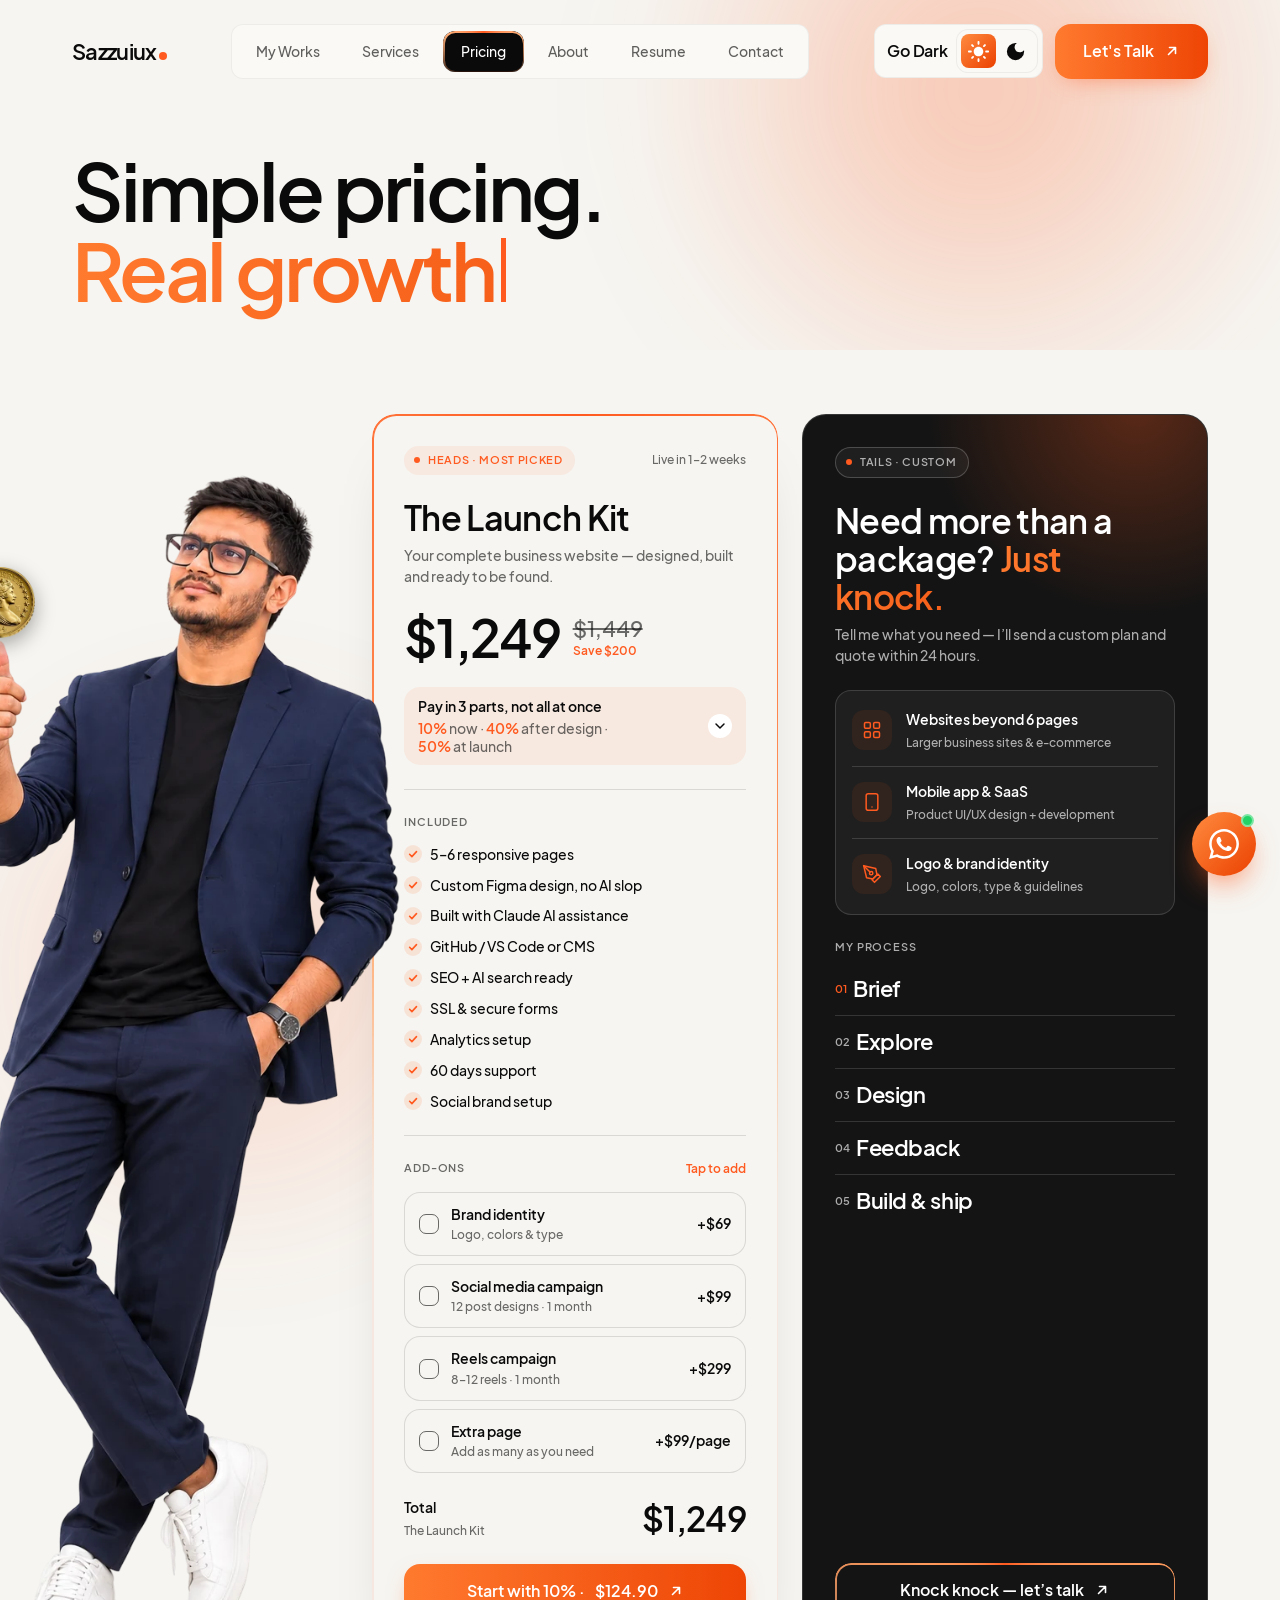
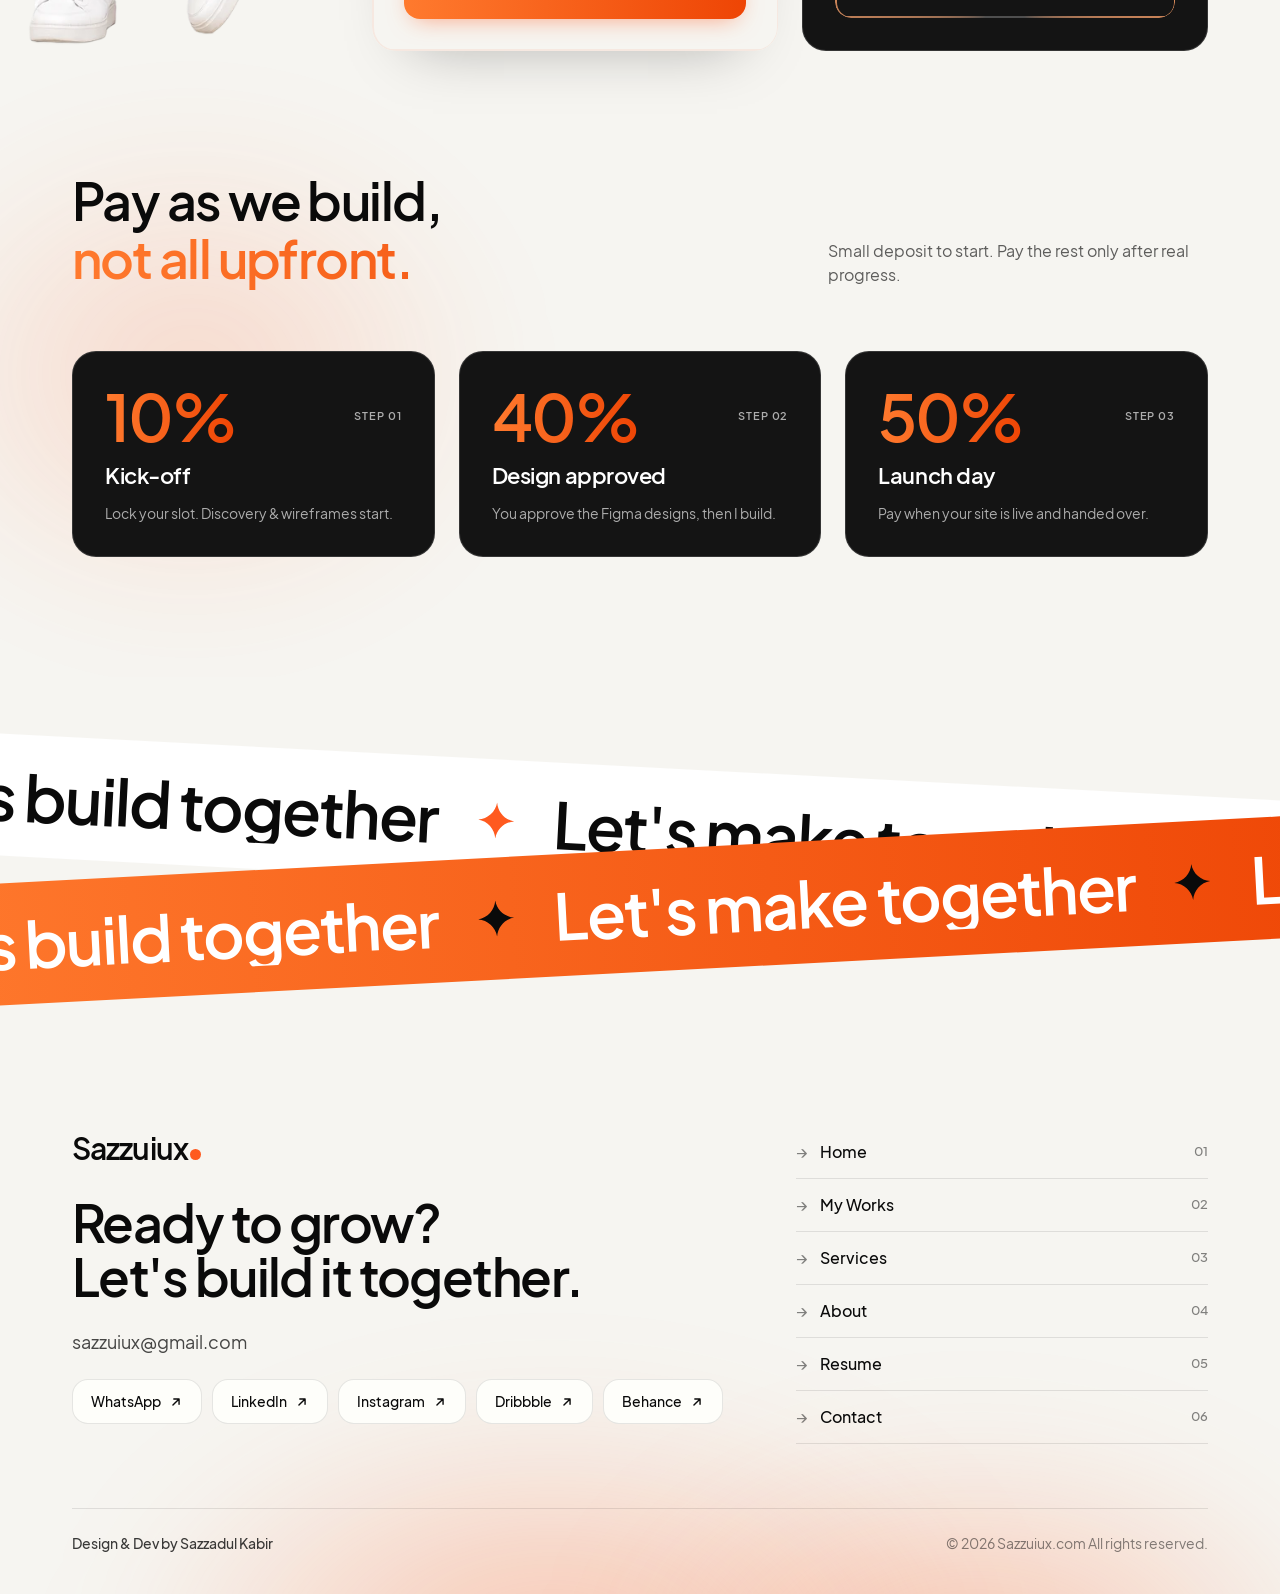
<file: pricing/index.html>
<!doctype html>
<!-- Generated by tools/build.py from src/ — edit src/ and rebuild. -->

<html lang="en">
<head>
  <meta charset="utf-8">
  <meta name="viewport" content="width=device-width, initial-scale=1">
  <meta name="color-scheme" content="dark light">
  <script>(function(){var t;try{t=localStorage.getItem("theme")}catch(e){}if(t!=="light"&&t!=="dark")t=matchMedia("(prefers-color-scheme: light)").matches?"light":"dark";document.documentElement.setAttribute("data-theme",t)})()</script>
  <script>try{var p=sessionStorage.getItem("szPT");if(p){sessionStorage.removeItem("szPT");if(!matchMedia("(prefers-reduced-motion: reduce)").matches){var d=document.documentElement;d.classList.add("pt-in");d.style.setProperty("--pt-label",JSON.stringify(p))}}}catch(e){}</script>
  <!-- Google Analytics (GA4) -->
  <!-- Google Analytics: page view is queued now, the library loads after the page is ready (doesn't slow the first view) -->
  <script>window.dataLayer=window.dataLayer||[];function gtag(){dataLayer.push(arguments);}gtag('js',new Date());gtag('config','G-E7JFSQL59W');addEventListener('load',function(){setTimeout(function(){var s=document.createElement('script');s.async=true;s.src='https://www.googletagmanager.com/gtag/js?id=G-E7JFSQL59W';document.head.appendChild(s)},1200)});</script>
  <title>Pricing | Website Design &amp; Development by Sazzadul Kabir, Web Designer</title>
  <meta name="description" content="Hire a web designer &amp; developer: the Launch Kit, a 5–6 page responsive website designed in Figma, built with AI-speed development, SEO + AI search ready, from $1,249. Add brand identity, social media and reels campaigns. Start with 10%.">
  <meta name="theme-color" content="#0a0a0a">
  <meta name="author" content="Sazzadul Kabir">
  <meta name="robots" content="index, follow, max-image-preview:large">
  <link rel="canonical" href="https://sazzuiux.com/pricing/">
  <link rel="apple-touch-icon" href="/assets/img/apple-touch-icon.png">
  <script type="application/ld+json">{"@context": "https://schema.org", "@graph": [{"@type": "WebPage", "@id": "https://sazzuiux.com/pricing/#page", "url": "https://sazzuiux.com/pricing/", "name": "Pricing — Sazzadul Kabir", "isPartOf": {"@id": "https://sazzuiux.com/#website"}, "about": {"@id": "https://sazzuiux.com/pricing/#launch-kit"}}, {"@type": "Service", "@id": "https://sazzuiux.com/pricing/#launch-kit", "name": "The Launch Kit — business website design & development", "serviceType": "Website design and development", "provider": {"@type": "Person", "name": "Sazzadul Kabir", "jobTitle": "Web Designer & Developer", "url": "https://sazzuiux.com/"}, "areaServed": "Worldwide", "description": "5–6 fully responsive pages, custom Figma design (no AI slop), built with Claude AI assistance (code on GitHub / VS Code) or a CMS (WordPress, Framer, Webflow), compact SEO, AI search ready, SSL & secure forms, analytics setup and 60 days support. Live in 1–2 weeks.", "offers": {"@type": "Offer", "price": "1249", "priceCurrency": "USD", "url": "https://sazzuiux.com/pricing/"}, "hasOfferCatalog": {"@type": "OfferCatalog", "name": "Add-ons", "itemListElement": [{"@type": "Offer", "name": "Brand identity (logo, colors & type)", "price": "69", "priceCurrency": "USD"}, {"@type": "Offer", "name": "Social media campaign — 12 post designs, 1 month", "price": "99", "priceCurrency": "USD"}, {"@type": "Offer", "name": "Reels campaign — 8–12 reels, 1 month", "price": "299", "priceCurrency": "USD"}, {"@type": "Offer", "name": "Extra page", "price": "99", "priceCurrency": "USD"}]}}, {"@type": "BreadcrumbList", "itemListElement": [{"@type": "ListItem", "position": 1, "name": "Home", "item": "https://sazzuiux.com/"}, {"@type": "ListItem", "position": 2, "name": "Pricing", "item": "https://sazzuiux.com/pricing/"}]}]}</script>
  <meta property="og:title" content="Pricing — Sazzadul Kabir">
  <meta property="og:url" content="https://sazzuiux.com/pricing/">
  <meta property="og:image" content="https://sazzuiux.com/assets/img/og.jpg?v=5">
  <meta property="og:image:width" content="1200">
  <meta property="og:image:height" content="630">
  <meta property="og:type" content="website">
  <meta property="og:description" content="The Launch Kit — a complete business website from $1,249. Pick add-ons, start with 10%.">
  <meta name="twitter:card" content="summary_large_image">
  <meta name="twitter:image" content="https://sazzuiux.com/assets/img/og.jpg?v=5">
  <link rel="icon" href="/favicon.ico" sizes="48x48">
  <link rel="icon" href="/assets/img/favicon-192.png" type="image/png" sizes="192x192">
  <link rel="icon" href="/assets/img/favicon.svg" type="image/svg+xml">
  <link rel="preload" as="font" type="font/woff2" href="/assets/fonts/PlusJakartaSans-SemiBold.woff2" crossorigin>
  <link rel="stylesheet" href="/assets/css/style.min.css?v=3f4c47d5">
</head>
<body>
  <a class="skip-link" href="/pricing/" data-to="main">Skip to content</a>

  <header class="nav" id="nav">
    <div class="container">
      <div class="nav__inner">
        <a class="logo" href="/" aria-label="Sazzuiux home">Sazzuiux<span class="logo__dot"></span></a>
        <nav class="nav__links" aria-label="Primary">
          <a href="/" data-to="works">My Works</a>
          <a href="/" data-to="services">Services</a>
          <a href="/pricing/" class="is-active nav-hot" aria-current="page" data-spy="main">Pricing</a>
          <a href="/" data-to="about">About</a>
          <a href="/resume/">Resume</a>
          <a href="/" data-to="contact" data-spy="contact">Contact</a>
        </nav>
        <div class="nav__actions">
          <button class="theme-tg" type="button" id="theme-toggle" aria-label="Switch to light mode"><span class="theme-tg__label"><span class="if-dark">Go Light</span><span class="if-light">Go Dark</span></span><span class="theme-tg__switch"><span class="theme-tg__ico theme-tg__ico--moon"><svg viewBox="0 0 24 24" fill="currentColor" aria-hidden="true"><path d="M12 3a9 9 0 1 0 9 9c0-.46-.04-.92-.1-1.36a5.389 5.389 0 0 1-4.4 2.26 5.403 5.403 0 0 1-3.14-9.8c-.44-.06-.9-.1-1.36-.1z"/></svg></span><span class="theme-tg__ico theme-tg__ico--sun"><svg viewBox="0 0 24 24" fill="currentColor" aria-hidden="true"><path d="M12 7c-2.76 0-5 2.24-5 5s2.24 5 5 5 5-2.24 5-5-2.24-5-5-5zM2 13h2c.55 0 1-.45 1-1s-.45-1-1-1H2c-.55 0-1 .45-1 1s.45 1 1 1zm18 0h2c.55 0 1-.45 1-1s-.45-1-1-1h-2c-.55 0-1 .45-1 1s.45 1 1 1zM11 2v2c0 .55.45 1 1 1s1-.45 1-1V2c0-.55-.45-1-1-1s-1 .45-1 1zm0 18v2c0 .55.45 1 1 1s1-.45 1-1v-2c0-.55-.45-1-1-1s-1 .45-1 1zM5.99 4.58a.996.996 0 0 0-1.41 0 .996.996 0 0 0 0 1.41l1.06 1.06c.39.39 1.03.39 1.41 0s.39-1.03 0-1.41L5.99 4.58zm12.37 12.37a.996.996 0 0 0-1.41 0 .996.996 0 0 0 0 1.41l1.06 1.06c.39.39 1.03.39 1.41 0a.996.996 0 0 0 0-1.41l-1.06-1.06zm1.06-10.96a.996.996 0 0 0 0-1.41.996.996 0 0 0-1.41 0l-1.06 1.06c-.39.39-.39 1.03 0 1.41s1.03.39 1.41 0l1.06-1.06zM7.05 18.36a.996.996 0 0 0 0-1.41.996.996 0 0 0-1.41 0l-1.06 1.06c-.39.39-.39 1.03 0 1.41s1.03.39 1.41 0l1.06-1.06z"/></svg></span></span></button>
          <a class="btn btn--primary" href="/" data-to="contact"><span class="cta-d">Let's Talk</span><span class="cta-m">Contact</span> <svg viewBox="0 0 16 16" fill="none" aria-hidden="true"><path d="M4.5 11.5l7-7M5.5 4.5h6v6" stroke="currentColor" stroke-width="1.6" stroke-linecap="round" stroke-linejoin="round"/></svg></a>
          <button class="nav__menu-btn" type="button" aria-label="Open menu" aria-expanded="false" aria-controls="nav-panel"><span></span></button>
        </div>
      </div>
      <div class="nav__panel" id="nav-panel">
        <a class="panel-link" href="/" data-to="works"><span>My Works</span><svg width="20" height="20" viewBox="0 0 16 16" fill="none" aria-hidden="true"><path d="M4.5 11.5l7-7M5.5 4.5h6v6" stroke="currentColor" stroke-width="1.4" stroke-linecap="round" stroke-linejoin="round"/></svg></a>
        <a class="panel-link" href="/" data-to="services"><span>Services</span><svg width="20" height="20" viewBox="0 0 16 16" fill="none" aria-hidden="true"><path d="M4.5 11.5l7-7M5.5 4.5h6v6" stroke="currentColor" stroke-width="1.4" stroke-linecap="round" stroke-linejoin="round"/></svg></a>
        <a class="panel-link is-active nav-hot" href="/pricing/" data-spy="main"><span>Pricing</span><svg width="20" height="20" viewBox="0 0 16 16" fill="none" aria-hidden="true"><path d="M4.5 11.5l7-7M5.5 4.5h6v6" stroke="currentColor" stroke-width="1.4" stroke-linecap="round" stroke-linejoin="round"/></svg></a>
        <a class="panel-link" href="/" data-to="about"><span>About</span><svg width="20" height="20" viewBox="0 0 16 16" fill="none" aria-hidden="true"><path d="M4.5 11.5l7-7M5.5 4.5h6v6" stroke="currentColor" stroke-width="1.4" stroke-linecap="round" stroke-linejoin="round"/></svg></a>
        <a class="panel-link" href="/resume/"><span>Resume</span><svg width="20" height="20" viewBox="0 0 16 16" fill="none" aria-hidden="true"><path d="M4.5 11.5l7-7M5.5 4.5h6v6" stroke="currentColor" stroke-width="1.4" stroke-linecap="round" stroke-linejoin="round"/></svg></a>
        <a class="panel-link" href="/" data-to="contact" data-spy="contact"><span>Contact</span><svg width="20" height="20" viewBox="0 0 16 16" fill="none" aria-hidden="true"><path d="M4.5 11.5l7-7M5.5 4.5h6v6" stroke="currentColor" stroke-width="1.4" stroke-linecap="round" stroke-linejoin="round"/></svg></a>
        <a class="btn btn--primary btn--block" href="/" data-to="contact">Contact <svg viewBox="0 0 16 16" fill="none" aria-hidden="true"><path d="M4.5 11.5l7-7M5.5 4.5h6v6" stroke="currentColor" stroke-width="1.6" stroke-linecap="round" stroke-linejoin="round"/></svg></a>
      </div>
    </div>
  </header>

  <main id="main">
    <section class="r-head p-head section--dark">
      <div class="glow glow--1" aria-hidden="true"></div>
      <div class="container r-head__inner">
        <div class="r-head__title">
          <h1 class="t-h2">Simple pricing.<br><span class="r-rotator"><span class="grad-text" data-roles="Serious results.|Real growth.|Zero surprises.|Faster launches.|More clients.">Serious results.</span><span class="caret" aria-hidden="true"></span></span></h1>
        </div>
      </div>
    </section>

    <section class="p-stage section--dark" aria-label="Packages">
      <div class="container p-stage__inner">
        <div class="glow glow--2 glow--b p-stage__glow" aria-hidden="true"></div>

        <div class="p-cards">
          <!-- desktop: standing, thumb flips the coin -->
          <div class="persona persona--stand" aria-hidden="true">
            <img class="persona__base" src="/assets/img/pricing/stand-base.webp" alt="" width="543" height="1473" loading="lazy" draggable="false">
            <span class="persona__part persona__arm"><img src="/assets/img/pricing/stand-arm.webp" alt="" width="543" height="1473" loading="lazy" draggable="false"><img class="persona__thumb" src="/assets/img/pricing/stand-thumb.webp" alt="" width="543" height="1473" loading="lazy" draggable="false"></span>
            <span class="coin"><img src="/assets/img/pricing/coin.webp" alt="" width="160" height="159" loading="lazy" draggable="false"></span>
          </div>

          <!-- tablet + mobile: sitting on the cards, finger flips the coin -->
          <div class="persona persona--sit" aria-hidden="true">
            <img class="persona__base" src="/assets/img/pricing/sit-base.webp" alt="" width="754" height="1000" loading="lazy" draggable="false">
            <img class="persona__part persona__leg" src="/assets/img/pricing/sit-leg.webp" alt="" width="754" height="1000" loading="lazy" draggable="false">
            <span class="persona__part persona__hand"><img src="/assets/img/pricing/sit-hand.webp" alt="" width="754" height="1000" loading="lazy" draggable="false"><img class="persona__finger" src="/assets/img/pricing/sit-finger.webp" alt="" width="754" height="1000" loading="lazy" draggable="false"><img class="persona__sthumb" src="/assets/img/pricing/sit-thumb.webp" alt="" width="754" height="1000" loading="lazy" draggable="false"></span>
            <span class="coin"><img src="/assets/img/pricing/coin.webp" alt="" width="160" height="159" loading="lazy" draggable="false"></span>
          </div>

          <!-- ============ HEADS: the package ============ -->
          <article class="pcard pcard--pkg" id="launch-kit" aria-labelledby="pkg-title">
            <div class="pcard__top">
              <span class="pchip pchip--orange">Heads · Most picked</span>
              <span class="pcard__eta">Live in 1–2 weeks</span>
            </div>
            <div class="pcard__title">
              <h2 id="pkg-title">The Launch Kit</h2>
              <p>Your complete business website — designed, built and ready to be found.</p>
            </div>
            <div class="pcard__price">
              <b>$1,249</b>
              <span><s>$1,449</s><em>Save $200</em></span>
            </div>
            <div class="pplan" id="p-plan">
              <button type="button" class="pplan__toggle" aria-expanded="false" aria-controls="p-plan-details">
                <span class="pplan__sum"><b>Pay in 3 parts, not all at once</b><span><i><em>10%</em> now ·</i> <i><em>40%</em> after design ·</i> <i><em>50%</em> at launch</i></span></span>
                <span class="pplan__chev"><svg viewBox="0 0 24 24" fill="none" aria-hidden="true"><path d="M6 9l6 6l6 -6" stroke="currentColor" stroke-width="2.2" stroke-linecap="round" stroke-linejoin="round"/></svg></span>
              </button>
              <div class="pplan__details" id="p-plan-details" role="region" aria-label="Payment plan">
                <div class="pplan__inner">
                  <ol class="pplan__steps">
                    <li><span class="pplan__num">1</span><span class="pplan__what"><b>Today</b><small>When you book · locks your slot</small></span><span class="pplan__amt"><b>10%</b><small id="pp-1">$124.90</small></span></li>
                    <li><span class="pplan__num">2</span><span class="pplan__what"><b>After design</b><small>When you approve the Figma design</small></span><span class="pplan__amt"><b>40%</b><small id="pp-2">$499.60</small></span></li>
                    <li><span class="pplan__num">3</span><span class="pplan__what"><b>At launch</b><small>When your site goes live</small></span><span class="pplan__amt"><b>50%</b><small id="pp-3">$624.50</small></span></li>
                  </ol>
                  <p class="pplan__note">Amounts update with your add-ons. No interest, no hidden fees.</p>
                </div>
              </div>
            </div>
            <hr>
            <div class="pcard__block">
              <p class="pcard__label">Included</p>
              <div class="pfeat">
                <ul>
                  <li>5–6 responsive pages</li>
                  <li>Custom Figma design, no AI slop</li>
                  <li>Built with Claude AI assistance</li>
                  <li>GitHub / VS Code or CMS</li>
                </ul>
                <ul>
                <li>SEO + AI search ready</li>
                <li>SSL &amp; secure forms</li>
                <li>Analytics setup</li>
                <li>60 days support</li>
                <li>Social brand setup</li>
                </ul>
              </div>
            </div>
            <hr>
            <div class="pcard__block">
              <div class="pcard__row">
                <p class="pcard__label" id="addons-label">Add-ons</p>
                <span class="pcard__hint">Tap to add</span>
              </div>
              <div class="addons" role="group" aria-labelledby="addons-label">
                <div class="addon" role="checkbox" tabindex="0" aria-checked="false" data-name="Brand identity" data-price="69">
                  <span class="addon__box" aria-hidden="true"></span>
                  <span class="addon__copy"><b>Brand identity</b><small>Logo, colors &amp; type</small></span>
                  <span class="addon__price">+$69</span>
                </div>
                <div class="addon" role="checkbox" tabindex="0" aria-checked="false" data-name="Social media campaign (12 posts · 1 month)" data-price="99">
                  <span class="addon__box" aria-hidden="true"></span>
                  <span class="addon__copy"><b>Social media campaign</b><small>12 post designs · 1 month</small></span>
                  <span class="addon__price">+$99</span>
                </div>
                <div class="addon" role="checkbox" tabindex="0" aria-checked="false" data-name="Reels campaign (8–12 reels · 1 month)" data-price="299">
                  <span class="addon__box" aria-hidden="true"></span>
                  <span class="addon__copy"><b>Reels campaign</b><small>8–12 reels · 1 month</small></span>
                  <span class="addon__price">+$299</span>
                </div>
                <div class="addon addon--qty" role="checkbox" tabindex="0" aria-checked="false" data-name="Extra page" data-price="99" data-qty="1">
                  <span class="addon__box" aria-hidden="true"></span>
                  <span class="addon__copy"><b>Extra page</b><small>Add as many as you need</small></span>
                  <span class="addon__price">+$99/page</span>
                  <span class="qty" aria-label="Extra pages">
                    <button type="button" class="qty__btn" data-step="-1" aria-label="One page less">−</button>
                    <output class="qty__val" aria-live="polite">1</output>
                    <button type="button" class="qty__btn" data-step="1" aria-label="One page more">+</button>
                  </span>
                </div>
              </div>
            </div>
            <div class="pcard__total">
              <div><b>Total</b><small id="p-sum">The Launch Kit</small></div>
              <strong id="p-total" aria-live="polite">$1,249</strong>
            </div>
            <a class="btn btn--primary btn--block" id="p-cta" href="https://wa.me/8801778968398" target="_blank" rel="noopener">Start with 10% · <span id="p-dep">$124.90</span> <svg viewBox="0 0 16 16" fill="none" aria-hidden="true"><path d="M4.5 11.5l7-7M5.5 4.5h6v6" stroke="currentColor" stroke-width="1.6" stroke-linecap="round" stroke-linejoin="round"/></svg></a>
          </article>

          <!-- ============ TAILS: custom ============ -->
          <article class="pcard pcard--custom" aria-labelledby="custom-title">
            <div class="pcard__glow" aria-hidden="true"></div>
            <div class="pcard__top">
              <span class="pchip pchip--dark">Tails · Custom</span>
            </div>
            <div class="pcard__title">
              <h2 id="custom-title">Need more than a package? <span class="grad-text">Just knock.</span></h2>
              <p>Tell me what you need — I’ll send a custom plan and quote within 24 hours.</p>
            </div>
            <ul class="csvc">
              <li><span class="csvc__ico" aria-hidden="true"><svg viewBox="0 0 24 24" fill="none" stroke="currentColor" stroke-width="1.8" stroke-linecap="round" stroke-linejoin="round"><rect x="3" y="3" width="7" height="7" rx="1.5"/><rect x="14" y="3" width="7" height="7" rx="1.5"/><rect x="14" y="14" width="7" height="7" rx="1.5"/><rect x="3" y="14" width="7" height="7" rx="1.5"/></svg></span><span><b>Websites beyond 6 pages</b><small>Larger business sites &amp; e-commerce</small></span></li>
              <li><span class="csvc__ico" aria-hidden="true"><svg viewBox="0 0 24 24" fill="none" stroke="currentColor" stroke-width="1.8" stroke-linecap="round" stroke-linejoin="round"><rect width="14" height="20" x="5" y="2" rx="2.5"/><path d="M12 18h.01"/></svg></span><span><b>Mobile app &amp; SaaS</b><small>Product UI/UX design + development</small></span></li>
              <li><span class="csvc__ico" aria-hidden="true"><svg viewBox="0 0 24 24" fill="none" stroke="currentColor" stroke-width="1.8" stroke-linecap="round" stroke-linejoin="round"><path d="M12 19l7-7 3 3-7 7-3-3z"/><path d="M18 13l-1.5-7.5L2 2l3.5 14.5L13 18l5-5z"/><path d="M2 2l7.586 7.586"/><circle cx="11" cy="11" r="2"/></svg></span><span><b>Logo &amp; brand identity</b><small>Logo, colors, type &amp; guidelines</small></span></li>
            </ul>
            <div class="process">
              <p class="pcard__label">My process</p>
              <ol>
                <li><span class="process__no">01</span>Brief</li>
                <li><span class="process__no">02</span>Explore</li>
                <li><span class="process__no">03</span>Design</li>
                <li><span class="process__no">04</span>Feedback</li>
                <li><span class="process__no">05</span>Build &amp; ship</li>
              </ol>
            </div>
            <a class="btn btn--ghost-dark btn--block pcard__cta" id="c-cta" href="https://wa.me/8801778968398" target="_blank" rel="noopener">Knock knock — let’s talk <svg viewBox="0 0 16 16" fill="none" aria-hidden="true"><path d="M4.5 11.5l7-7M5.5 4.5h6v6" stroke="currentColor" stroke-width="1.6" stroke-linecap="round" stroke-linejoin="round"/></svg></a>
          </article>
        </div>
      </div>
    </section>

    <section class="section section--dark pay" id="payment">
      <div class="glow glow--1" aria-hidden="true"></div>
      <div class="container">
        <div class="sec-head">
          <div class="sec-head__title">
            <h2 class="t-h3">Pay as we build,<br><span class="grad-text">not all upfront.</span></h2>
          </div>
          <p class="sec-head__desc muted-dark">Small deposit to start. Pay the rest only after real progress.</p>
        </div>
        <div class="pay__steps">
          <article class="pstep"><div class="pstep__top"><b class="pstep__pct">10%</b><span>Step 01</span></div><h3>Kick-off</h3><p>Lock your slot. Discovery &amp; wireframes start.</p></article>
          <article class="pstep"><div class="pstep__top"><b class="pstep__pct">40%</b><span>Step 02</span></div><h3>Design approved</h3><p>You approve the Figma designs, then I build.</p></article>
          <article class="pstep"><div class="pstep__top"><b class="pstep__pct">50%</b><span>Step 03</span></div><h3>Launch day</h3><p>Pay when your site is live and handed over.</p></article>
        </div>
      </div>
    </section>


  </main>

    <!-- ================= TOGETHER MARQUEE ================= -->
  <section class="together" aria-label="Let's work together">
    <div class="band band--back">
      <div class="marquee"><div class="marquee__track marquee__track--rev" style="--dur:44s">
        <div class="phrases"><span>Let's build together</span><svg viewBox="0 0 36 36" fill="currentColor" aria-hidden="true"><path d="M18 0c1.2 9.6 8.4 16.8 18 18-9.6 1.2-16.8 8.4-18 18-1.2-9.6-8.4-16.8-18-18C9.6 16.8 16.8 9.6 18 0z"/></svg><span>Let's make together</span><svg viewBox="0 0 36 36" fill="currentColor" aria-hidden="true"><path d="M18 0c1.2 9.6 8.4 16.8 18 18-9.6 1.2-16.8 8.4-18 18-1.2-9.6-8.4-16.8-18-18C9.6 16.8 16.8 9.6 18 0z"/></svg><span>Let's design together</span><svg viewBox="0 0 36 36" fill="currentColor" aria-hidden="true"><path d="M18 0c1.2 9.6 8.4 16.8 18 18-9.6 1.2-16.8 8.4-18 18-1.2-9.6-8.4-16.8-18-18C9.6 16.8 16.8 9.6 18 0z"/></svg><span>Let's build together</span><svg viewBox="0 0 36 36" fill="currentColor" aria-hidden="true"><path d="M18 0c1.2 9.6 8.4 16.8 18 18-9.6 1.2-16.8 8.4-18 18-1.2-9.6-8.4-16.8-18-18C9.6 16.8 16.8 9.6 18 0z"/></svg><span>Let's make together</span><svg viewBox="0 0 36 36" fill="currentColor" aria-hidden="true"><path d="M18 0c1.2 9.6 8.4 16.8 18 18-9.6 1.2-16.8 8.4-18 18-1.2-9.6-8.4-16.8-18-18C9.6 16.8 16.8 9.6 18 0z"/></svg><span>Let's design together</span><svg viewBox="0 0 36 36" fill="currentColor" aria-hidden="true"><path d="M18 0c1.2 9.6 8.4 16.8 18 18-9.6 1.2-16.8 8.4-18 18-1.2-9.6-8.4-16.8-18-18C9.6 16.8 16.8 9.6 18 0z"/></svg></div><div class="phrases" aria-hidden="true"><span>Let's build together</span><svg viewBox="0 0 36 36" fill="currentColor" aria-hidden="true"><path d="M18 0c1.2 9.6 8.4 16.8 18 18-9.6 1.2-16.8 8.4-18 18-1.2-9.6-8.4-16.8-18-18C9.6 16.8 16.8 9.6 18 0z"/></svg><span>Let's make together</span><svg viewBox="0 0 36 36" fill="currentColor" aria-hidden="true"><path d="M18 0c1.2 9.6 8.4 16.8 18 18-9.6 1.2-16.8 8.4-18 18-1.2-9.6-8.4-16.8-18-18C9.6 16.8 16.8 9.6 18 0z"/></svg><span>Let's design together</span><svg viewBox="0 0 36 36" fill="currentColor" aria-hidden="true"><path d="M18 0c1.2 9.6 8.4 16.8 18 18-9.6 1.2-16.8 8.4-18 18-1.2-9.6-8.4-16.8-18-18C9.6 16.8 16.8 9.6 18 0z"/></svg><span>Let's build together</span><svg viewBox="0 0 36 36" fill="currentColor" aria-hidden="true"><path d="M18 0c1.2 9.6 8.4 16.8 18 18-9.6 1.2-16.8 8.4-18 18-1.2-9.6-8.4-16.8-18-18C9.6 16.8 16.8 9.6 18 0z"/></svg><span>Let's make together</span><svg viewBox="0 0 36 36" fill="currentColor" aria-hidden="true"><path d="M18 0c1.2 9.6 8.4 16.8 18 18-9.6 1.2-16.8 8.4-18 18-1.2-9.6-8.4-16.8-18-18C9.6 16.8 16.8 9.6 18 0z"/></svg><span>Let's design together</span><svg viewBox="0 0 36 36" fill="currentColor" aria-hidden="true"><path d="M18 0c1.2 9.6 8.4 16.8 18 18-9.6 1.2-16.8 8.4-18 18-1.2-9.6-8.4-16.8-18-18C9.6 16.8 16.8 9.6 18 0z"/></svg></div>
      </div></div>
    </div>
    <div class="band band--front">
      <div class="marquee"><div class="marquee__track" style="--dur:38s">
        <div class="phrases"><span>Let's build together</span><svg viewBox="0 0 36 36" fill="currentColor" aria-hidden="true"><path d="M18 0c1.2 9.6 8.4 16.8 18 18-9.6 1.2-16.8 8.4-18 18-1.2-9.6-8.4-16.8-18-18C9.6 16.8 16.8 9.6 18 0z"/></svg><span>Let's make together</span><svg viewBox="0 0 36 36" fill="currentColor" aria-hidden="true"><path d="M18 0c1.2 9.6 8.4 16.8 18 18-9.6 1.2-16.8 8.4-18 18-1.2-9.6-8.4-16.8-18-18C9.6 16.8 16.8 9.6 18 0z"/></svg><span>Let's design together</span><svg viewBox="0 0 36 36" fill="currentColor" aria-hidden="true"><path d="M18 0c1.2 9.6 8.4 16.8 18 18-9.6 1.2-16.8 8.4-18 18-1.2-9.6-8.4-16.8-18-18C9.6 16.8 16.8 9.6 18 0z"/></svg><span>Let's build together</span><svg viewBox="0 0 36 36" fill="currentColor" aria-hidden="true"><path d="M18 0c1.2 9.6 8.4 16.8 18 18-9.6 1.2-16.8 8.4-18 18-1.2-9.6-8.4-16.8-18-18C9.6 16.8 16.8 9.6 18 0z"/></svg><span>Let's make together</span><svg viewBox="0 0 36 36" fill="currentColor" aria-hidden="true"><path d="M18 0c1.2 9.6 8.4 16.8 18 18-9.6 1.2-16.8 8.4-18 18-1.2-9.6-8.4-16.8-18-18C9.6 16.8 16.8 9.6 18 0z"/></svg><span>Let's design together</span><svg viewBox="0 0 36 36" fill="currentColor" aria-hidden="true"><path d="M18 0c1.2 9.6 8.4 16.8 18 18-9.6 1.2-16.8 8.4-18 18-1.2-9.6-8.4-16.8-18-18C9.6 16.8 16.8 9.6 18 0z"/></svg></div><div class="phrases" aria-hidden="true"><span>Let's build together</span><svg viewBox="0 0 36 36" fill="currentColor" aria-hidden="true"><path d="M18 0c1.2 9.6 8.4 16.8 18 18-9.6 1.2-16.8 8.4-18 18-1.2-9.6-8.4-16.8-18-18C9.6 16.8 16.8 9.6 18 0z"/></svg><span>Let's make together</span><svg viewBox="0 0 36 36" fill="currentColor" aria-hidden="true"><path d="M18 0c1.2 9.6 8.4 16.8 18 18-9.6 1.2-16.8 8.4-18 18-1.2-9.6-8.4-16.8-18-18C9.6 16.8 16.8 9.6 18 0z"/></svg><span>Let's design together</span><svg viewBox="0 0 36 36" fill="currentColor" aria-hidden="true"><path d="M18 0c1.2 9.6 8.4 16.8 18 18-9.6 1.2-16.8 8.4-18 18-1.2-9.6-8.4-16.8-18-18C9.6 16.8 16.8 9.6 18 0z"/></svg><span>Let's build together</span><svg viewBox="0 0 36 36" fill="currentColor" aria-hidden="true"><path d="M18 0c1.2 9.6 8.4 16.8 18 18-9.6 1.2-16.8 8.4-18 18-1.2-9.6-8.4-16.8-18-18C9.6 16.8 16.8 9.6 18 0z"/></svg><span>Let's make together</span><svg viewBox="0 0 36 36" fill="currentColor" aria-hidden="true"><path d="M18 0c1.2 9.6 8.4 16.8 18 18-9.6 1.2-16.8 8.4-18 18-1.2-9.6-8.4-16.8-18-18C9.6 16.8 16.8 9.6 18 0z"/></svg><span>Let's design together</span><svg viewBox="0 0 36 36" fill="currentColor" aria-hidden="true"><path d="M18 0c1.2 9.6 8.4 16.8 18 18-9.6 1.2-16.8 8.4-18 18-1.2-9.6-8.4-16.8-18-18C9.6 16.8 16.8 9.6 18 0z"/></svg></div>
      </div></div>
    </div>
  </section>

  <!-- ================= FOOTER ================= -->
  <footer class="footer">
    <div class="glow glow--1" aria-hidden="true"></div>
    <div class="glow glow--2 glow--b" aria-hidden="true"></div>
    <div class="container">
      <div class="footer__top">
        <div class="footer__brand">
          <a class="logo" href="/">Sazzuiux<span class="logo__dot"></span></a>
          <h2>Ready to grow?<br>Let's build it together.</h2>
          <a class="footer__mail" href="mailto:sazzuiux@gmail.com">sazzuiux@gmail.com</a>
          <div class="socials">
            <a href="https://wa.me/message/XKFCN6LQTQFNH1" target="_blank" rel="noopener">WhatsApp <svg viewBox="0 0 16 16" fill="none" aria-hidden="true"><path d="M4.5 11.5l7-7M5.5 4.5h6v6" stroke="currentColor" stroke-width="1.6" stroke-linecap="round" stroke-linejoin="round"/></svg></a>
            <a href="https://www.linkedin.com/in/sazzadul-kabir-595a29396" target="_blank" rel="noopener">LinkedIn <svg viewBox="0 0 16 16" fill="none" aria-hidden="true"><path d="M4.5 11.5l7-7M5.5 4.5h6v6" stroke="currentColor" stroke-width="1.6" stroke-linecap="round" stroke-linejoin="round"/></svg></a>
            <a href="https://www.instagram.com/sazzuiux/" target="_blank" rel="noopener">Instagram <svg viewBox="0 0 16 16" fill="none" aria-hidden="true"><path d="M4.5 11.5l7-7M5.5 4.5h6v6" stroke="currentColor" stroke-width="1.6" stroke-linecap="round" stroke-linejoin="round"/></svg></a>
            <a href="https://dribbble.com/sazzuiux" target="_blank" rel="noopener">Dribbble <svg viewBox="0 0 16 16" fill="none" aria-hidden="true"><path d="M4.5 11.5l7-7M5.5 4.5h6v6" stroke="currentColor" stroke-width="1.6" stroke-linecap="round" stroke-linejoin="round"/></svg></a>
            <a href="https://www.behance.net/sazzuiux" target="_blank" rel="noopener">Behance <svg viewBox="0 0 16 16" fill="none" aria-hidden="true"><path d="M4.5 11.5l7-7M5.5 4.5h6v6" stroke="currentColor" stroke-width="1.6" stroke-linecap="round" stroke-linejoin="round"/></svg></a>
          </div>
        </div>
        <nav class="footer__nav" aria-label="Footer">
          <a href="/"><span>→</span><span>Home</span><span>01</span></a>
          <a href="/" data-to="works"><span>→</span><span>My Works</span><span>02</span></a>
          <a href="/" data-to="services"><span>→</span><span>Services</span><span>03</span></a>
          <a href="/" data-to="about"><span>→</span><span>About</span><span>04</span></a>
          <a href="/resume/"><span>→</span><span>Resume</span><span>05</span></a>
          <a href="/" data-to="contact"><span>→</span><span>Contact</span><span>06</span></a>
        </nav>
      </div>
      <div class="footer__bottom">
        <span>Design &amp; Dev by Sazzadul Kabir</span>
        <span>© 2026 <a href="https://sazzuiux.com/">Sazzuiux.com</a> All rights reserved.</span>
      </div>
    </div>
  </footer>

  <!-- custom cursor (follows the normal pointer) -->
  <div class="cursor is-hidden" aria-hidden="true">
    <div class="cursor__lean">
      <svg class="cursor__ring" viewBox="0 0 124 124">
        <defs><path id="cursor-circle" d="M62,62 m-46.5,0 a46.5,46.5 0 1,1 93,0 a46.5,46.5 0 1,1 -93,0"/></defs>
        <circle cx="62" cy="62" r="61.5" fill="none" stroke="#ee4505" stroke-width="1"/>
        <g class="cursor__spin"><text><textPath href="#cursor-circle" textLength="292" lengthAdjust="spacingAndGlyphs">Hire me * Let’s build * Hire me * Let’s build *&#160;</textPath></text></g>
        <circle cx="62" cy="62" r="39.5" fill="none" stroke="#ee4505" stroke-width="1"/>
      </svg>
      <div class="cursor__face"><img src="/assets/img/cursor-face.webp" alt="" width="195" height="268"></div>
    </div>
  </div>

  <!-- WhatsApp chat -->
  <div class="wa" id="wa">
    <section class="wa__panel" id="wa-panel" role="dialog" aria-modal="false" aria-labelledby="wa-title" hidden>
      <header class="wa__head">
        <span class="wa__avatar"><img src="/assets/img/wa-avatar.webp" alt="" width="44" height="44"><i class="wa__online" aria-hidden="true"></i></span>
        <div class="wa__who"><b id="wa-title">Sazzadul Kabir</b><span>Product Designer &amp; Developer</span></div>
        <button class="wa__close" type="button" aria-label="Close chat"><svg viewBox="0 0 16 16" fill="none" aria-hidden="true"><path d="M4 4l8 8M12 4l-8 8" stroke="currentColor" stroke-width="1.6" stroke-linecap="round"/></svg></button>
      </header>
      <div class="wa__body">
        <p class="wa__bubble">Hi there 👋 I design and develop websites, apps and SaaS products. Pick a service and tell me a little about your project.</p>
        <div class="wa__chips" role="radiogroup" aria-label="Service">
          <button type="button" role="radio" aria-checked="false" data-svc="UI/UX design">UI/UX design</button>
          <button type="button" role="radio" aria-checked="true" class="is-on" data-svc="website design &amp; development">Website design &amp; development</button>
          <button type="button" role="radio" aria-checked="false" data-svc="mobile app">Mobile app</button>
          <button type="button" role="radio" aria-checked="false" data-svc="SaaS dashboard">SaaS dashboard</button>
          <button type="button" role="radio" aria-checked="false" data-svc="branding">Branding</button>
          <button type="button" role="radio" aria-checked="false" data-svc="marketing kit">Marketing kit</button>
          <button type="button" role="radio" aria-checked="false" data-svc="something else">Something else</button>
        </div>
        <p class="wa__bubble wa__reply" id="wa-reply">Great! Tell me about the website you want designed and developed. We'll continue the conversation on WhatsApp.</p>
      </div>
      <div class="wa__foot">
        <label class="wa__label" for="wa-msg">Your message</label>
        <textarea class="wa__msg" id="wa-msg" rows="3" placeholder="Hi Sazzad, I need a website designed and developed for…"></textarea>
        <a class="btn btn--primary btn--block wa__go" id="wa-go" href="https://wa.me/message/XKFCN6LQTQFNH1" target="_blank" rel="noopener">
          <svg class="wa__ico" viewBox="0 0 30 30" aria-hidden="true"><path fill="currentColor" d="M21.84 17.9776C21.4688 17.7913 19.6425 16.8938 19.3025 16.7688C18.9613 16.6451 18.7138 16.5838 18.465 16.9563C18.2188 17.3276 17.5063 18.1638 17.29 18.4113C17.0738 18.6601 16.8563 18.6901 16.485 18.5051C16.1138 18.3176 14.9163 17.9263 13.4975 16.6613C12.3938 15.6763 11.6475 14.4601 11.4313 14.0876C11.215 13.7163 11.4088 13.5151 11.5938 13.3301C11.7613 13.1638 11.9663 12.8963 12.1513 12.6801C12.3375 12.4626 12.3988 12.3076 12.5238 12.0588C12.6475 11.8113 12.5863 11.5951 12.4925 11.4088C12.3988 11.2226 11.6563 9.3938 11.3475 8.65005C11.045 7.9263 10.7388 8.02505 10.5113 8.01255C10.295 8.00255 10.0475 8.00005 9.79879 8.00005C9.55129 8.00005 9.14879 8.09255 8.80879 8.46505C8.46879 8.8363 7.50879 9.73505 7.50879 11.5638C7.50879 13.3913 8.84004 15.1576 9.02504 15.4063C9.21129 15.6538 11.645 19.4063 15.3713 21.0151C16.2575 21.3976 16.9488 21.6263 17.4888 21.7963C18.3788 22.08 19.1888 22.0401 19.8275 21.9438C20.5413 21.8376 22.025 21.045 22.335 20.1776C22.645 19.3101 22.645 18.5663 22.5513 18.4113C22.4588 18.2563 22.2125 18.1638 21.84 17.9776ZM15.0625 27.2313H15.0575C12.8447 27.2315 10.6726 26.6365 8.76879 25.5088L8.31754 25.2413L3.64129 26.4688L4.88879 21.9088L4.59504 21.4413C3.35809 19.4716 2.70372 17.1922 2.70754 14.8663C2.70879 8.0538 8.25254 2.5113 15.0675 2.5113C18.3675 2.5113 21.47 3.7988 23.8025 6.1338C24.9534 7.27957 25.8656 8.64221 26.4863 10.1429C27.107 11.6435 27.424 13.2524 27.4188 14.8763C27.415 21.6888 21.8725 27.2313 15.0625 27.2313ZM25.5788 4.36005C24.2015 2.97371 22.5628 1.87447 20.7576 1.12605C18.9525 0.377631 17.0167 -0.00509531 15.0625 5.12219e-05C6.86879 5.12219e-05 0.200039 6.6688 0.196289 14.8651C0.196289 17.4851 0.880039 20.0425 2.18129 22.2963L0.0712891 30L7.95254 27.9326C10.132 29.1199 12.5743 29.7422 15.0563 29.7425H15.0625C23.255 29.7425 29.925 23.0738 29.9288 14.8763C29.9348 12.9229 29.5535 10.9877 28.8068 9.18259C28.0602 7.37751 26.963 5.73839 25.5788 4.36005Z"/></svg>
          Continue on WhatsApp
        </a>
        <p class="wa__note" id="wa-note">Opens WhatsApp with your message ready to send.</p>
      </div>
    </section>
    <button class="wa__fab" type="button" aria-expanded="false" aria-controls="wa-panel" aria-label="Chat on WhatsApp">
      <svg class="wa__ico" viewBox="0 0 30 30" aria-hidden="true"><path fill="currentColor" d="M21.84 17.9776C21.4688 17.7913 19.6425 16.8938 19.3025 16.7688C18.9613 16.6451 18.7138 16.5838 18.465 16.9563C18.2188 17.3276 17.5063 18.1638 17.29 18.4113C17.0738 18.6601 16.8563 18.6901 16.485 18.5051C16.1138 18.3176 14.9163 17.9263 13.4975 16.6613C12.3938 15.6763 11.6475 14.4601 11.4313 14.0876C11.215 13.7163 11.4088 13.5151 11.5938 13.3301C11.7613 13.1638 11.9663 12.8963 12.1513 12.6801C12.3375 12.4626 12.3988 12.3076 12.5238 12.0588C12.6475 11.8113 12.5863 11.5951 12.4925 11.4088C12.3988 11.2226 11.6563 9.3938 11.3475 8.65005C11.045 7.9263 10.7388 8.02505 10.5113 8.01255C10.295 8.00255 10.0475 8.00005 9.79879 8.00005C9.55129 8.00005 9.14879 8.09255 8.80879 8.46505C8.46879 8.8363 7.50879 9.73505 7.50879 11.5638C7.50879 13.3913 8.84004 15.1576 9.02504 15.4063C9.21129 15.6538 11.645 19.4063 15.3713 21.0151C16.2575 21.3976 16.9488 21.6263 17.4888 21.7963C18.3788 22.08 19.1888 22.0401 19.8275 21.9438C20.5413 21.8376 22.025 21.045 22.335 20.1776C22.645 19.3101 22.645 18.5663 22.5513 18.4113C22.4588 18.2563 22.2125 18.1638 21.84 17.9776ZM15.0625 27.2313H15.0575C12.8447 27.2315 10.6726 26.6365 8.76879 25.5088L8.31754 25.2413L3.64129 26.4688L4.88879 21.9088L4.59504 21.4413C3.35809 19.4716 2.70372 17.1922 2.70754 14.8663C2.70879 8.0538 8.25254 2.5113 15.0675 2.5113C18.3675 2.5113 21.47 3.7988 23.8025 6.1338C24.9534 7.27957 25.8656 8.64221 26.4863 10.1429C27.107 11.6435 27.424 13.2524 27.4188 14.8763C27.415 21.6888 21.8725 27.2313 15.0625 27.2313ZM25.5788 4.36005C24.2015 2.97371 22.5628 1.87447 20.7576 1.12605C18.9525 0.377631 17.0167 -0.00509531 15.0625 5.12219e-05C6.86879 5.12219e-05 0.200039 6.6688 0.196289 14.8651C0.196289 17.4851 0.880039 20.0425 2.18129 22.2963L0.0712891 30L7.95254 27.9326C10.132 29.1199 12.5743 29.7422 15.0563 29.7425H15.0625C23.255 29.7425 29.925 23.0738 29.9288 14.8763C29.9348 12.9229 29.5535 10.9877 28.8068 9.18259C28.0602 7.37751 26.963 5.73839 25.5788 4.36005Z"/></svg>
      <svg class="wa__x" viewBox="0 0 16 16" fill="none" aria-hidden="true"><path d="M4 4l8 8M12 4l-8 8" stroke="currentColor" stroke-width="1.8" stroke-linecap="round"/></svg>
      <i class="wa__online" aria-hidden="true"></i>
    </button>
  </div>

  <!-- water ripple filter -->
  <svg width="0" height="0" style="position:absolute" aria-hidden="true" focusable="false">
    <filter id="water" x="-5%" y="-5%" width="110%" height="110%" color-interpolation-filters="sRGB">
      <feTurbulence id="water-turb" type="fractalNoise" baseFrequency="0.012 0.03" numOctaves="2" seed="3" result="noise"/>
      <feDisplacementMap id="water-disp" in="SourceGraphic" in2="noise" scale="0" xChannelSelector="R" yChannelSelector="G"/>
    </filter>
  </svg>


  <script src="/assets/js/data.js?v=9db9d350"></script>
  <script src="/assets/js/main.js?v=a31a98b5"></script>
</body>
</html>
</file>
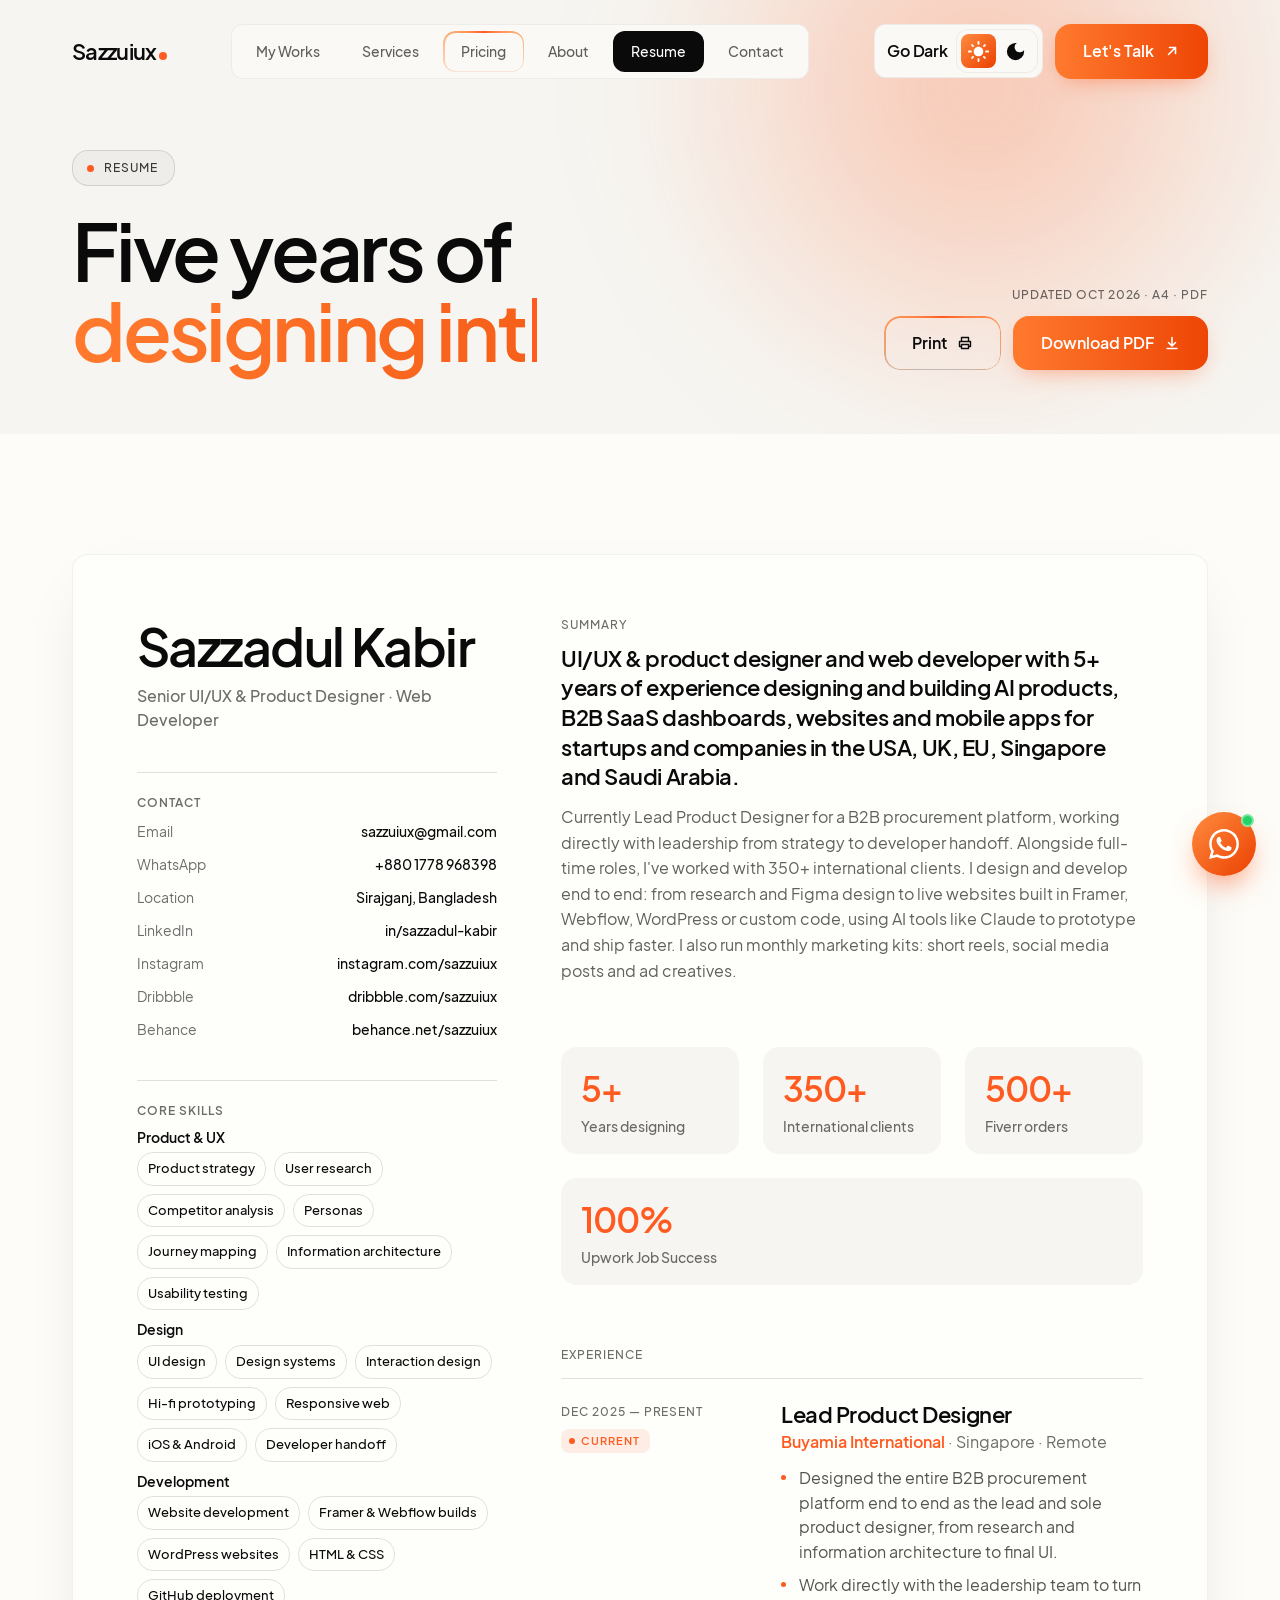
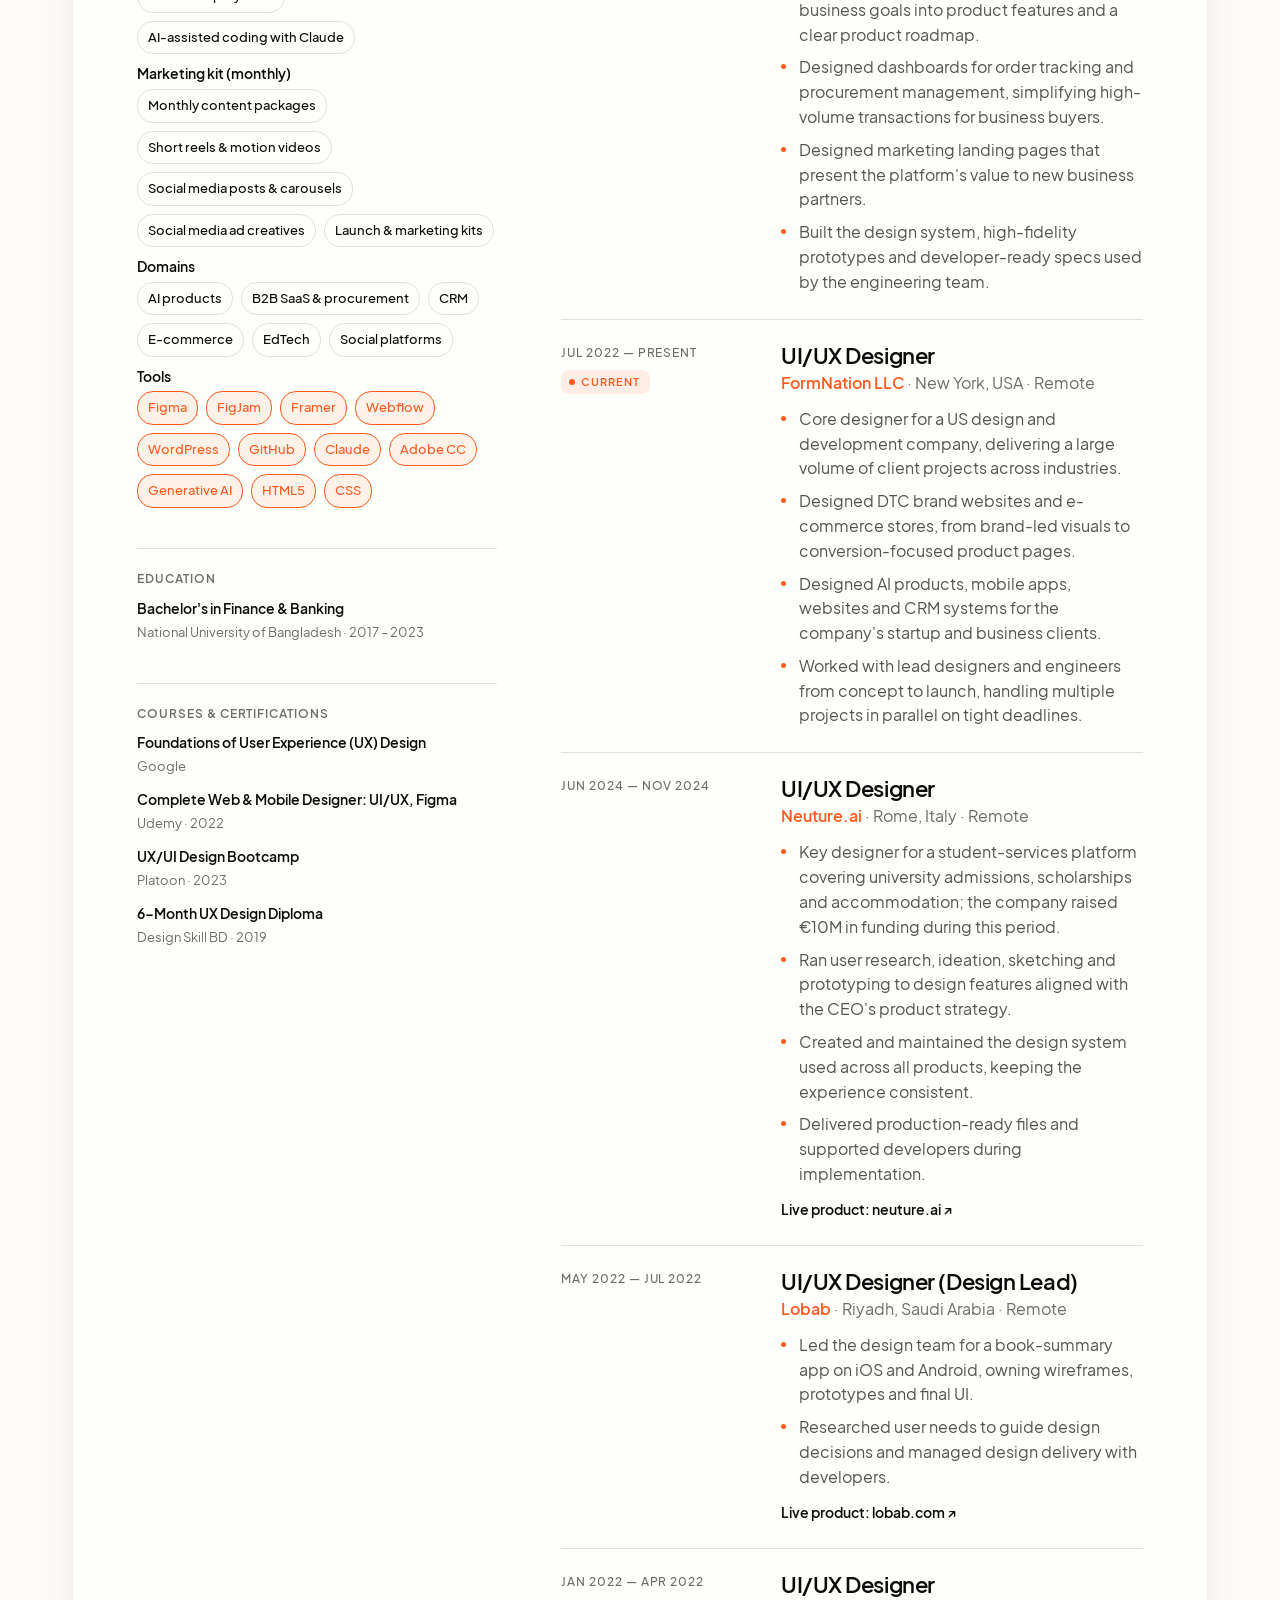
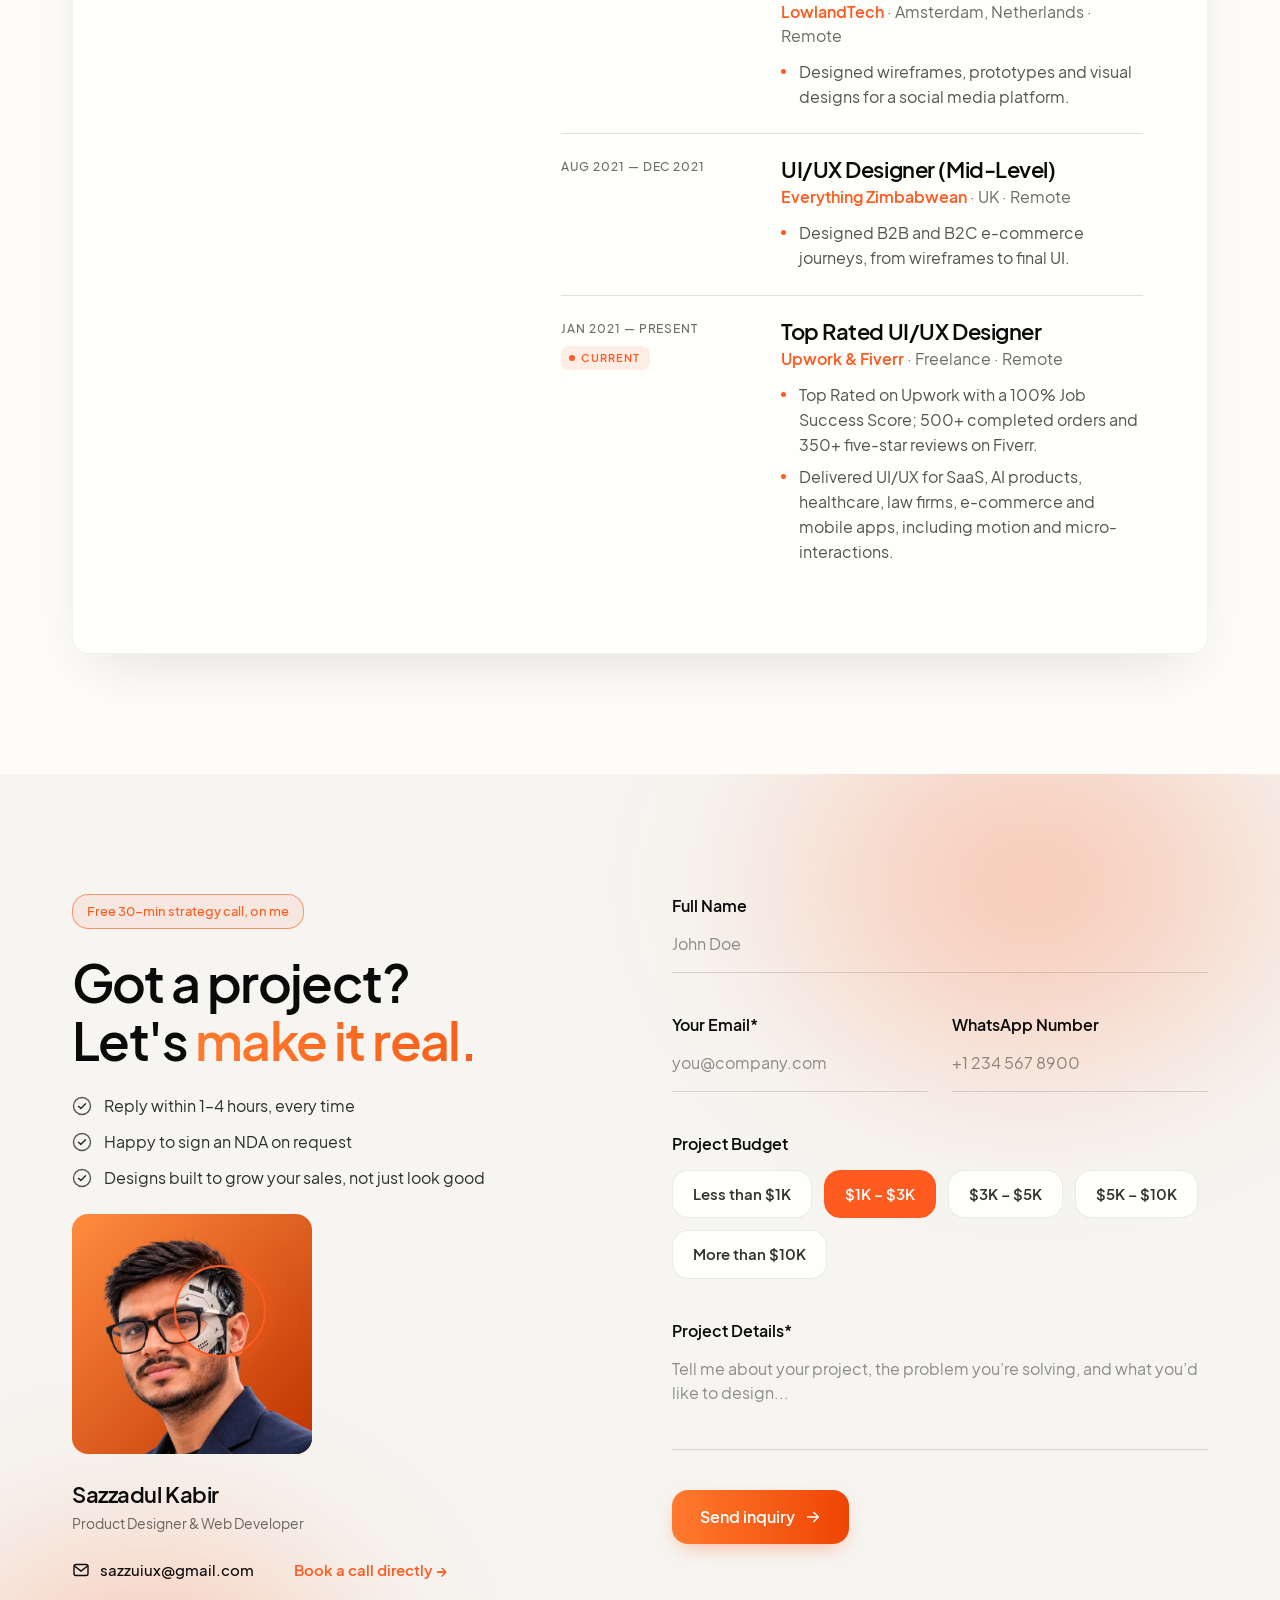
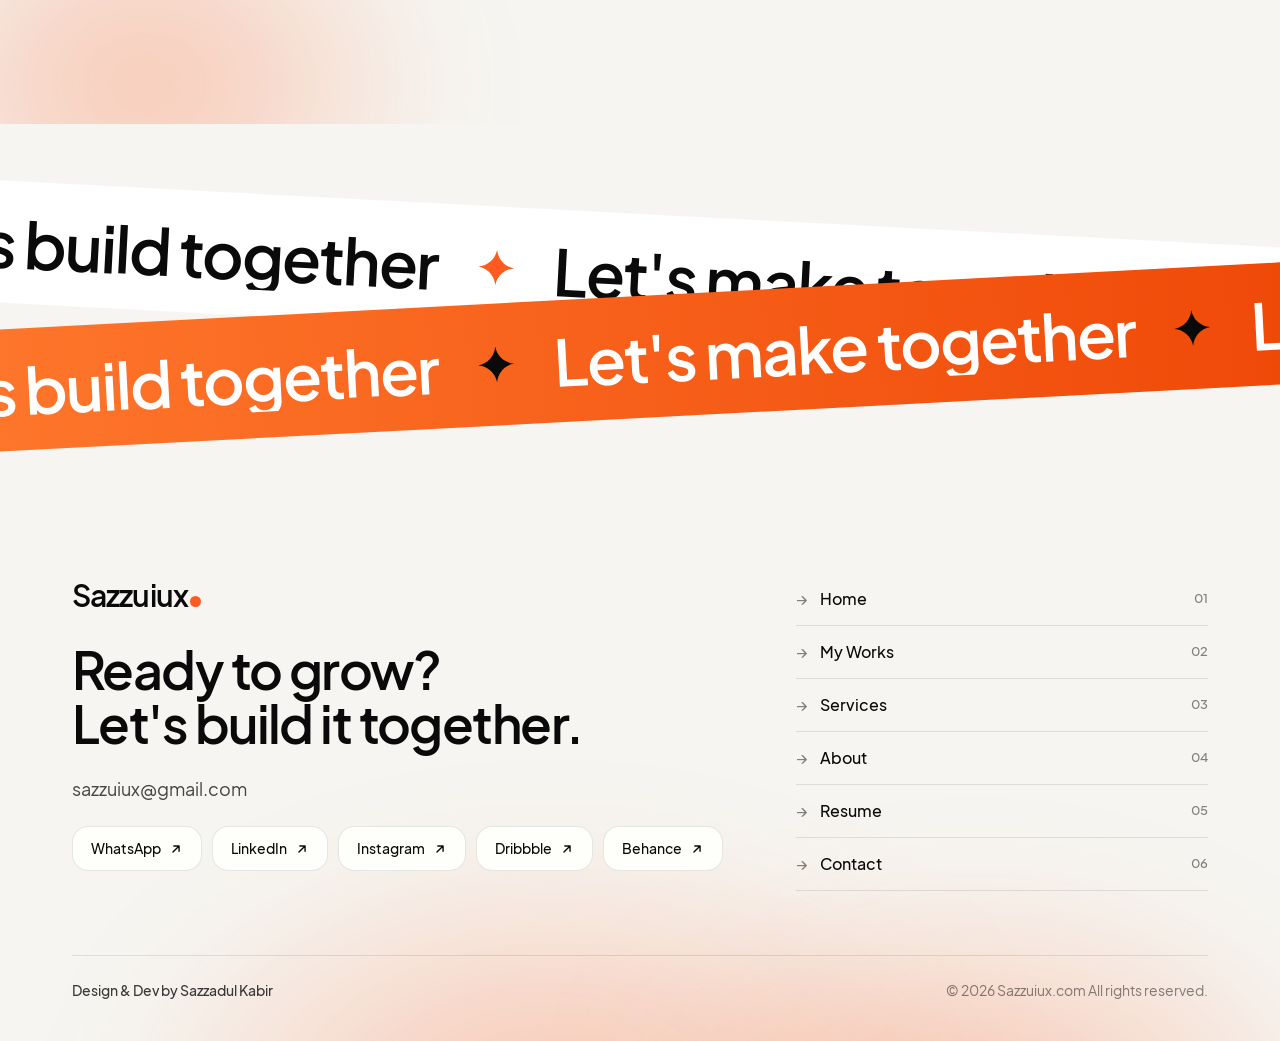
<file: resume/index.html>
<!doctype html>
<!-- Generated by tools/build.py from src/ — edit src/ and rebuild. -->

<html lang="en">
<head>
  <meta charset="utf-8">
  <meta name="viewport" content="width=device-width, initial-scale=1">
  <meta name="color-scheme" content="dark light">
  <script>(function(){var t;try{t=localStorage.getItem("theme")}catch(e){}if(t!=="light"&&t!=="dark")t=matchMedia("(prefers-color-scheme: light)").matches?"light":"dark";document.documentElement.setAttribute("data-theme",t)})()</script>
  <script>try{var p=sessionStorage.getItem("szPT");if(p){sessionStorage.removeItem("szPT");if(!matchMedia("(prefers-reduced-motion: reduce)").matches){var d=document.documentElement;d.classList.add("pt-in");d.style.setProperty("--pt-label",JSON.stringify(p))}}}catch(e){}</script>
  <!-- Google Analytics (GA4) -->
  <!-- Google Analytics: page view is queued now, the library loads after the page is ready (doesn't slow the first view) -->
  <script>window.dataLayer=window.dataLayer||[];function gtag(){dataLayer.push(arguments);}gtag('js',new Date());gtag('config','G-E7JFSQL59W');addEventListener('load',function(){setTimeout(function(){var s=document.createElement('script');s.async=true;s.src='https://www.googletagmanager.com/gtag/js?id=G-E7JFSQL59W';document.head.appendChild(s)},1200)});</script>
  <title>Resume | Sazzadul Kabir — Web Designer &amp; Developer, UI UX &amp; Product Designer</title>
  <meta name="description" content="Resume of Sazzadul Kabir — web designer & developer, senior UI UX designer, product designer, design engineer and brand designer for websites, apps and AI-powered products. Experience, skills, education. Print or download as PDF.">
  <meta name="theme-color" content="#0a0a0a">
  <meta name="author" content="Sazzadul Kabir">
  <meta name="robots" content="index, follow, max-image-preview:large">
  <link rel="canonical" href="https://sazzuiux.com/resume/">
  <link rel="apple-touch-icon" href="/assets/img/apple-touch-icon.png">
  <script type="application/ld+json">{"@context": "https://schema.org", "@graph": [{"@type": "ProfilePage", "@id": "https://sazzuiux.com/resume/#page", "url": "https://sazzuiux.com/resume/", "name": "Resume — Sazzadul Kabir", "mainEntity": {"@id": "https://sazzuiux.com/#person"}, "isPartOf": {"@id": "https://sazzuiux.com/#website"}}, {"@type": "Person", "@id": "https://sazzuiux.com/#person", "name": "Sazzadul Kabir", "alternateName": "Sazzuiux", "url": "https://sazzuiux.com/", "image": {"@type": "ImageObject", "url": "https://sazzuiux.com/assets/img/sazzadul-kabir.jpg", "width": 683, "height": 683}, "jobTitle": "Web Designer & Developer, UI UX & Product Designer", "hasOccupation": [{"@type": "Occupation", "name": "Web Designer"}, {"@type": "Occupation", "name": "Website Designer"}, {"@type": "Occupation", "name": "Web Designer & Developer"}, {"@type": "Occupation", "name": "Product Designer"}, {"@type": "Occupation", "name": "Design Engineer"}, {"@type": "Occupation", "name": "UI UX Designer"}, {"@type": "Occupation", "name": "Web Developer"}, {"@type": "Occupation", "name": "Brand Designer"}], "description": "Top Rated web designer and developer, UI UX designer, product designer, design engineer and brand designer with 5+ years designing and building websites, AI SaaS, B2B platforms, mobile apps and DTC brands.", "email": "mailto:sazzuiux@gmail.com", "address": {"@type": "PostalAddress", "addressLocality": "Sirajganj", "addressCountry": "BD"}, "worksFor": {"@type": "Organization", "name": "Buyamia International"}, "knowsAbout": ["Web design", "Website design", "Web development", "UI UX design", "UI/UX design", "Product design", "Design engineering", "Brand design", "SaaS design", "CRM and ERP design", "AI product design", "Brand identity design", "Framer", "Webflow", "WordPress", "Figma", "Social media marketing content"], "sameAs": ["https://www.linkedin.com/in/sazzadul-kabir-595a29396/", "https://www.instagram.com/sazzuiux/", "https://dribbble.com/sazzuiux", "https://www.behance.net/sazzuiux", "https://www.upwork.com/freelancers/~01e5b0dc2d11f630a8", "https://www.fiverr.com/szdesignworld/", "https://github.com/sazzuiux"]}, {"@type": "BreadcrumbList", "itemListElement": [{"@type": "ListItem", "position": 1, "name": "Home", "item": "https://sazzuiux.com/"}, {"@type": "ListItem", "position": 2, "name": "Resume", "item": "https://sazzuiux.com/resume/"}]}]}</script>
  <meta property="og:title" content="Resume — Sazzadul Kabir">
  <meta property="og:url" content="https://sazzuiux.com/resume/">
  <meta property="og:image" content="https://sazzuiux.com/assets/img/og.jpg?v=5">
  <meta property="og:image:width" content="1200">
  <meta property="og:image:height" content="630">
  <meta property="og:type" content="website">
  <meta property="og:description" content="Web designer & developer, UI UX & product designer, design engineer and brand designer. Experience, skills and downloadable CV.">
  <meta name="twitter:card" content="summary_large_image">
  <meta name="twitter:image" content="https://sazzuiux.com/assets/img/og.jpg?v=5">
  <link rel="icon" href="/favicon.ico" sizes="48x48">
  <link rel="icon" href="/assets/img/favicon-192.png" type="image/png" sizes="192x192">
  <link rel="icon" href="/assets/img/favicon.svg" type="image/svg+xml">
  <link rel="preload" as="font" type="font/woff2" href="/assets/fonts/PlusJakartaSans-SemiBold.woff2" crossorigin>
  <link rel="stylesheet" href="/assets/css/style.min.css?v=3f4c47d5">
</head>
<body>
  <a class="skip-link" href="/resume/" data-to="main">Skip to content</a>

  <header class="nav" id="nav">
    <div class="container">
      <div class="nav__inner">
        <a class="logo" href="/" aria-label="Sazzuiux home">Sazzuiux<span class="logo__dot"></span></a>
        <nav class="nav__links" aria-label="Primary">
          <a href="/" data-to="works">My Works</a>
          <a href="/" data-to="services">Services</a>
          <a href="/pricing/" class="nav-hot">Pricing</a>
          <a href="/" data-to="about">About</a>
          <a href="/resume/" class="is-active" aria-current="page" data-spy="main">Resume</a>
          <a href="/resume/" data-to="contact" data-spy="contact">Contact</a>
        </nav>
        <div class="nav__actions">
          <button class="theme-tg" type="button" id="theme-toggle" aria-label="Switch to light mode"><span class="theme-tg__label"><span class="if-dark">Go Light</span><span class="if-light">Go Dark</span></span><span class="theme-tg__switch"><span class="theme-tg__ico theme-tg__ico--moon"><svg viewBox="0 0 24 24" fill="currentColor" aria-hidden="true"><path d="M12 3a9 9 0 1 0 9 9c0-.46-.04-.92-.1-1.36a5.389 5.389 0 0 1-4.4 2.26 5.403 5.403 0 0 1-3.14-9.8c-.44-.06-.9-.1-1.36-.1z"/></svg></span><span class="theme-tg__ico theme-tg__ico--sun"><svg viewBox="0 0 24 24" fill="currentColor" aria-hidden="true"><path d="M12 7c-2.76 0-5 2.24-5 5s2.24 5 5 5 5-2.24 5-5-2.24-5-5-5zM2 13h2c.55 0 1-.45 1-1s-.45-1-1-1H2c-.55 0-1 .45-1 1s.45 1 1 1zm18 0h2c.55 0 1-.45 1-1s-.45-1-1-1h-2c-.55 0-1 .45-1 1s.45 1 1 1zM11 2v2c0 .55.45 1 1 1s1-.45 1-1V2c0-.55-.45-1-1-1s-1 .45-1 1zm0 18v2c0 .55.45 1 1 1s1-.45 1-1v-2c0-.55-.45-1-1-1s-1 .45-1 1zM5.99 4.58a.996.996 0 0 0-1.41 0 .996.996 0 0 0 0 1.41l1.06 1.06c.39.39 1.03.39 1.41 0s.39-1.03 0-1.41L5.99 4.58zm12.37 12.37a.996.996 0 0 0-1.41 0 .996.996 0 0 0 0 1.41l1.06 1.06c.39.39 1.03.39 1.41 0a.996.996 0 0 0 0-1.41l-1.06-1.06zm1.06-10.96a.996.996 0 0 0 0-1.41.996.996 0 0 0-1.41 0l-1.06 1.06c-.39.39-.39 1.03 0 1.41s1.03.39 1.41 0l1.06-1.06zM7.05 18.36a.996.996 0 0 0 0-1.41.996.996 0 0 0-1.41 0l-1.06 1.06c-.39.39-.39 1.03 0 1.41s1.03.39 1.41 0l1.06-1.06z"/></svg></span></span></button>
          <a class="btn btn--primary" href="/resume/" data-to="contact"><span class="cta-d">Let's Talk</span><span class="cta-m">Contact</span> <svg viewBox="0 0 16 16" fill="none" aria-hidden="true"><path d="M4.5 11.5l7-7M5.5 4.5h6v6" stroke="currentColor" stroke-width="1.6" stroke-linecap="round" stroke-linejoin="round"/></svg></a>
          <button class="nav__menu-btn" type="button" aria-label="Open menu" aria-expanded="false" aria-controls="nav-panel"><span></span></button>
        </div>
      </div>
      <div class="nav__panel" id="nav-panel">
        <a class="panel-link" href="/" data-to="works"><span>My Works</span><svg width="20" height="20" viewBox="0 0 16 16" fill="none" aria-hidden="true"><path d="M4.5 11.5l7-7M5.5 4.5h6v6" stroke="currentColor" stroke-width="1.4" stroke-linecap="round" stroke-linejoin="round"/></svg></a>
        <a class="panel-link" href="/" data-to="services"><span>Services</span><svg width="20" height="20" viewBox="0 0 16 16" fill="none" aria-hidden="true"><path d="M4.5 11.5l7-7M5.5 4.5h6v6" stroke="currentColor" stroke-width="1.4" stroke-linecap="round" stroke-linejoin="round"/></svg></a>
        <a class="panel-link nav-hot" href="/pricing/"><span>Pricing</span><svg width="20" height="20" viewBox="0 0 16 16" fill="none" aria-hidden="true"><path d="M4.5 11.5l7-7M5.5 4.5h6v6" stroke="currentColor" stroke-width="1.4" stroke-linecap="round" stroke-linejoin="round"/></svg></a>
        <a class="panel-link" href="/" data-to="about"><span>About</span><svg width="20" height="20" viewBox="0 0 16 16" fill="none" aria-hidden="true"><path d="M4.5 11.5l7-7M5.5 4.5h6v6" stroke="currentColor" stroke-width="1.4" stroke-linecap="round" stroke-linejoin="round"/></svg></a>
        <a class="panel-link is-active" href="/resume/" data-spy="main"><span>Resume</span><svg width="20" height="20" viewBox="0 0 16 16" fill="none" aria-hidden="true"><path d="M4.5 11.5l7-7M5.5 4.5h6v6" stroke="currentColor" stroke-width="1.4" stroke-linecap="round" stroke-linejoin="round"/></svg></a>
        <a class="panel-link" href="/resume/" data-to="contact" data-spy="contact"><span>Contact</span><svg width="20" height="20" viewBox="0 0 16 16" fill="none" aria-hidden="true"><path d="M4.5 11.5l7-7M5.5 4.5h6v6" stroke="currentColor" stroke-width="1.4" stroke-linecap="round" stroke-linejoin="round"/></svg></a>
        <a class="btn btn--primary btn--block" href="/resume/" data-to="contact">Contact <svg viewBox="0 0 16 16" fill="none" aria-hidden="true"><path d="M4.5 11.5l7-7M5.5 4.5h6v6" stroke="currentColor" stroke-width="1.6" stroke-linecap="round" stroke-linejoin="round"/></svg></a>
      </div>
    </div>
  </header>

  <main id="main">
    <section class="r-head section--dark">
      <div class="glow glow--1" aria-hidden="true"></div>
      <div class="container r-head__inner">
        <div class="r-head__title">
          <span class="label label--dark">Resume</span>
          <h1 class="t-h2">Five years of<br><span class="r-rotator"><span class="grad-text" data-roles="shipping products.|designing interfaces.|building websites.|scaling SaaS.|growing brands.">shipping products.</span><span class="caret" aria-hidden="true"></span></span></h1>
        </div>
        <div class="r-head__actions">
          <span class="t-label">Updated Oct 2026 · A4 · PDF</span>
          <div class="btn-row">
            <button class="btn btn--ghost-dark" type="button" id="print-btn">Print <svg viewBox="0 0 16 16" fill="none" aria-hidden="true"><path d="M4.5 6V2.5h7V6M4.5 11.5h-2v-5h11v5h-2M4.5 9.5h7v4h-7z" stroke="currentColor" stroke-width="1.4" stroke-linejoin="round"/></svg></button>
            <a class="btn btn--primary" href="/assets/Sazzadul_Kabir_CV.pdf" download="Sazzadul_Kabir_CV.pdf">Download PDF <svg viewBox="0 0 16 16" fill="none" aria-hidden="true"><path d="M8 2.5v8M4.5 7.5L8 11l3.5-3.5M3 13.5h10" stroke="currentColor" stroke-width="1.6" stroke-linecap="round" stroke-linejoin="round"/></svg></a>
          </div>
        </div>
      </div>
    </section>

    <section class="section section--light">
      <div class="container">
        <article class="paper">
          <aside class="side">
            <div>
              <h2 class="side__name">Sazzadul Kabir</h2>
              <p class="side__role">Senior UI/UX &amp; Product Designer · Web Developer</p>
            </div>
            <div class="block">
              <h2>Contact</h2>
              <div class="kv"><span>Email</span><a href="mailto:sazzuiux@gmail.com">sazzuiux@gmail.com</a></div>
              <div class="kv"><span>WhatsApp</span><a href="https://wa.me/message/XKFCN6LQTQFNH1" target="_blank" rel="noopener">+880 1778 968398</a></div>
              <div class="kv"><span>Location</span><b>Sirajganj, Bangladesh</b></div>
              <div class="kv"><span>LinkedIn</span><a href="https://www.linkedin.com/in/sazzadul-kabir-595a29396" target="_blank" rel="noopener">in/sazzadul-kabir</a></div>
              <div class="kv"><span>Instagram</span><a href="https://www.instagram.com/sazzuiux/" target="_blank" rel="noopener">instagram.com/sazzuiux</a></div>
              <div class="kv"><span>Dribbble</span><a href="https://dribbble.com/sazzuiux" target="_blank" rel="noopener">dribbble.com/sazzuiux</a></div>
              <div class="kv"><span>Behance</span><a href="https://www.behance.net/sazzuiux" target="_blank" rel="noopener">behance.net/sazzuiux</a></div>
            </div>
            <div class="block">
              <h2>Core skills</h2>
              <div class="group"><h3>Product &amp; UX</h3><div class="rchips"><span>Product strategy</span><span>User research</span><span>Competitor analysis</span><span>Personas</span><span>Journey mapping</span><span>Information architecture</span><span>Usability testing</span></div></div>
              <div class="group"><h3>Design</h3><div class="rchips"><span>UI design</span><span>Design systems</span><span>Interaction design</span><span>Hi-fi prototyping</span><span>Responsive web</span><span>iOS &amp; Android</span><span>Developer handoff</span></div></div>
              <div class="group"><h3>Development</h3><div class="rchips"><span>Website development</span><span>Framer &amp; Webflow builds</span><span>WordPress websites</span><span>HTML &amp; CSS</span><span>GitHub deployment</span><span>AI-assisted coding with Claude</span></div></div>
              <div class="group"><h3>Marketing kit (monthly)</h3><div class="rchips"><span>Monthly content packages</span><span>Short reels &amp; motion videos</span><span>Social media posts &amp; carousels</span><span>Social media ad creatives</span><span>Launch &amp; marketing kits</span></div></div>
              <div class="group"><h3>Domains</h3><div class="rchips"><span>AI products</span><span>B2B SaaS &amp; procurement</span><span>CRM</span><span>E-commerce</span><span>EdTech</span><span>Social platforms</span></div></div>
              <div class="group"><h3>Tools</h3><div class="rchips rchips--accent"><span>Figma</span><span>FigJam</span><span>Framer</span><span>Webflow</span><span>WordPress</span><span>GitHub</span><span>Claude</span><span>Adobe CC</span><span>Generative AI</span><span>HTML5</span><span>CSS</span></div></div>
            </div>
            <div class="block">
              <h2>Education</h2>
              <div class="course"><b>Bachelor's in Finance &amp; Banking</b><span>National University of Bangladesh · 2017 – 2023</span></div>
            </div>
            <div class="block">
              <h2>Courses &amp; certifications</h2>
              <div class="course"><b>Foundations of User Experience (UX) Design</b><span>Google</span></div>
              <div class="course"><b>Complete Web &amp; Mobile Designer: UI/UX, Figma</b><span>Udemy · 2022</span></div>
              <div class="course"><b>UX/UI Design Bootcamp</b><span>Platoon · 2023</span></div>
              <div class="course"><b>6-Month UX Design Diploma</b><span>Design Skill BD · 2019</span></div>
            </div>
          </aside>

          <div class="main">
            <div class="summary">
              <h2 class="t-label muted-light">Summary</h2>
              <p class="lead">UI/UX &amp; product designer and web developer with 5+ years of experience designing and building AI products, B2B SaaS dashboards, websites and mobile apps for startups and companies in the USA, UK, EU, Singapore and Saudi Arabia.</p>
              <p>Currently Lead Product Designer for a B2B procurement platform, working directly with leadership from strategy to developer handoff. Alongside full-time roles, I've worked with 350+ international clients. I design and develop end to end: from research and Figma design to live websites built in Framer, Webflow, WordPress or custom code, using AI tools like Claude to prototype and ship faster. I also run monthly marketing kits: short reels, social media posts and ad creatives.</p>
            </div>
            <div class="r-stats">
              <div class="r-stat"><b>5+</b><span>Years designing</span></div>
              <div class="r-stat"><b>350+</b><span>International clients</span></div>
              <div class="r-stat"><b>500+</b><span>Fiverr orders</span></div>
              <div class="r-stat"><b>100%</b><span>Upwork Job Success</span></div>
            </div>
            <div class="experience">
              <h2 class="t-label muted-light" style="margin-bottom:16px">Experience</h2>
              <div id="jobs"><div class="job"><div class="job__when">DEC 2025 — PRESENT<span class="now">CURRENT</span></div><div><h3>Lead Product Designer</h3><p class="job__co"><b>Buyamia International</b> <span>· Singapore · Remote</span></p><ul><li>Designed the entire B2B procurement platform end to end as the lead and sole product designer, from research and information architecture to final UI.</li><li>Work directly with the leadership team to turn business goals into product features and a clear product roadmap.</li><li>Designed dashboards for order tracking and procurement management, simplifying high-volume transactions for business buyers.</li><li>Designed marketing landing pages that present the platform&#x27;s value to new business partners.</li><li>Built the design system, high-fidelity prototypes and developer-ready specs used by the engineering team.</li></ul></div></div>
<div class="job"><div class="job__when">JUL 2022 — PRESENT<span class="now">CURRENT</span></div><div><h3>UI/UX Designer</h3><p class="job__co"><b>FormNation LLC</b> <span>· New York, USA · Remote</span></p><ul><li>Core designer for a US design and development company, delivering a large volume of client projects across industries.</li><li>Designed DTC brand websites and e-commerce stores, from brand-led visuals to conversion-focused product pages.</li><li>Designed AI products, mobile apps, websites and CRM systems for the company&#x27;s startup and business clients.</li><li>Worked with lead designers and engineers from concept to launch, handling multiple projects in parallel on tight deadlines.</li></ul></div></div>
<div class="job"><div class="job__when">JUN 2024 — NOV 2024</div><div><h3>UI/UX Designer</h3><p class="job__co"><b>Neuture.ai</b> <span>· Rome, Italy · Remote</span></p><ul><li>Key designer for a student-services platform covering university admissions, scholarships and accommodation; the company raised €10M in funding during this period.</li><li>Ran user research, ideation, sketching and prototyping to design features aligned with the CEO&#x27;s product strategy.</li><li>Created and maintained the design system used across all products, keeping the experience consistent.</li><li>Delivered production-ready files and supported developers during implementation.</li></ul><a class="job__link" href="https://neuture.ai" target="_blank" rel="noopener">Live product: neuture.ai ↗</a></div></div>
<div class="job"><div class="job__when">MAY 2022 — JUL 2022</div><div><h3>UI/UX Designer (Design Lead)</h3><p class="job__co"><b>Lobab</b> <span>· Riyadh, Saudi Arabia · Remote</span></p><ul><li>Led the design team for a book-summary app on iOS and Android, owning wireframes, prototypes and final UI.</li><li>Researched user needs to guide design decisions and managed design delivery with developers.</li></ul><a class="job__link" href="https://lobab.com" target="_blank" rel="noopener">Live product: lobab.com ↗</a></div></div>
<div class="job"><div class="job__when">JAN 2022 — APR 2022</div><div><h3>UI/UX Designer</h3><p class="job__co"><b>LowlandTech</b> <span>· Amsterdam, Netherlands · Remote</span></p><ul><li>Designed wireframes, prototypes and visual designs for a social media platform.</li></ul></div></div>
<div class="job"><div class="job__when">AUG 2021 — DEC 2021</div><div><h3>UI/UX Designer (Mid-Level)</h3><p class="job__co"><b>Everything Zimbabwean</b> <span>· UK · Remote</span></p><ul><li>Designed B2B and B2C e-commerce journeys, from wireframes to final UI.</li></ul></div></div>
<div class="job"><div class="job__when">JAN 2021 — PRESENT<span class="now">CURRENT</span></div><div><h3>Top Rated UI/UX Designer</h3><p class="job__co"><b>Upwork &amp; Fiverr</b> <span>· Freelance · Remote</span></p><ul><li>Top Rated on Upwork with a 100% Job Success Score; 500+ completed orders and 350+ five-star reviews on Fiverr.</li><li>Delivered UI/UX for SaaS, AI products, healthcare, law firms, e-commerce and mobile apps, including motion and micro-interactions.</li></ul></div></div></div>
            </div>
          </div>
        </article>
      </div>
    </section>

        <!-- ================= CONTACT ================= -->
    <section class="section section--dark contact" id="contact">
      <div class="glow glow--1" aria-hidden="true"></div>
      <div class="glow glow--2 glow--b" aria-hidden="true"></div>
      <div class="container contact__grid">
        <div class="contact__pitch">
          <span class="call-badge">Free 30-min strategy call, on me</span>
          <h2 class="t-h3">Got a project?<br>Let's <span class="grad-text">make it real.</span></h2>
          <ul class="checks">
            <li><svg viewBox="0 0 20 20" fill="none" aria-hidden="true"><circle cx="10" cy="10" r="8.5" stroke="currentColor" stroke-opacity=".8" stroke-width="1.4"/><path d="M6.5 10.2l2.3 2.3 4.7-4.8" stroke="currentColor" stroke-width="1.5" stroke-linecap="round" stroke-linejoin="round"/></svg>Reply within 1–4 hours, every time</li>
            <li><svg viewBox="0 0 20 20" fill="none" aria-hidden="true"><circle cx="10" cy="10" r="8.5" stroke="currentColor" stroke-opacity=".8" stroke-width="1.4"/><path d="M6.5 10.2l2.3 2.3 4.7-4.8" stroke="currentColor" stroke-width="1.5" stroke-linecap="round" stroke-linejoin="round"/></svg>Happy to sign an NDA on request</li>
            <li><svg viewBox="0 0 20 20" fill="none" aria-hidden="true"><circle cx="10" cy="10" r="8.5" stroke="currentColor" stroke-opacity=".8" stroke-width="1.4"/><path d="M6.5 10.2l2.3 2.3 4.7-4.8" stroke="currentColor" stroke-width="1.5" stroke-linecap="round" stroke-linejoin="round"/></svg>Designs built to grow your sales, not just look good</li>
          </ul>
          <div class="contact__photo reveal-photo" data-reveal data-r="46" data-x="60" data-y="40">
            <img src="/assets/img/hero-human.webp" alt="Sazzadul Kabir" width="613" height="920" loading="lazy">
            <img class="robot" src="/assets/img/hero-robot.webp" alt="" aria-hidden="true" width="613" height="920" loading="lazy">
            <span class="lens" aria-hidden="true"></span>
          </div>
          <div class="person"><b>Sazzadul Kabir</b><span>Product Designer &amp; Web Developer</span></div>
          <div class="direct">
            <a href="mailto:sazzuiux@gmail.com"><svg viewBox="0 0 18 18" fill="none" aria-hidden="true"><rect x="2" y="3.5" width="14" height="11" rx="2" stroke="currentColor" stroke-width="1.4"/><path d="M2.5 5l6.5 5 6.5-5" stroke="currentColor" stroke-width="1.4" stroke-linecap="round"/></svg>sazzuiux@gmail.com</a>
            <a class="book" href="https://calendar.app.google/FiDQ8cMqAgDnMtZw6" target="_blank" rel="noopener">Book a call directly →</a>
          </div>
        </div>

        <form class="form" id="contact-form" action="https://formsubmit.co/sazzuiux@gmail.com" method="POST" novalidate>
          <input type="hidden" name="_subject" value="New project inquiry — sazzuiux.com">
          <input type="hidden" name="_template" value="table">
          <input type="hidden" name="_captcha" value="false">
          <input type="hidden" name="_next" value="https://sazzuiux.com/?sent=1#contact">
          <input type="text" name="_honey" style="display:none" tabindex="-1" autocomplete="off">
          <div class="field"><label for="f-name">Full Name</label><input id="f-name" name="name" type="text" placeholder="John Doe" autocomplete="name"></div>
          <div class="field-row">
            <div class="field"><label for="f-email">Your Email*</label><input id="f-email" name="email" type="email" placeholder="you@company.com" autocomplete="email" required></div>
            <div class="field"><label for="f-wa">WhatsApp Number</label><input id="f-wa" name="whatsapp" type="tel" placeholder="+1 234 567 8900" autocomplete="tel"></div>
          </div>
          <fieldset class="field field--chips" style="margin:0;min-width:0">
            <legend class="lbl" style="padding:0;margin-bottom:14px">Project Budget</legend>
            <div class="chips">
              <label><input type="radio" name="budget" value="Less than $1K"><span>Less than $1K</span></label>
              <label><input type="radio" name="budget" value="$1K – $3K" checked><span>$1K – $3K</span></label>
              <label><input type="radio" name="budget" value="$3K – $5K"><span>$3K – $5K</span></label>
              <label><input type="radio" name="budget" value="$5K – $10K"><span>$5K – $10K</span></label>
              <label><input type="radio" name="budget" value="More than $10K"><span>More than $10K</span></label>
            </div>
          </fieldset>
          <div class="field"><label for="f-msg">Project Details*</label><textarea id="f-msg" name="message" rows="3" placeholder="Tell me about your project, the problem you’re solving, and what you’d like to design..." required></textarea></div>
          <button class="btn btn--primary" type="submit">Send inquiry <svg viewBox="0 0 18 18" fill="none" aria-hidden="true"><path d="M3 9h12M10 4l5 5-5 5" stroke="currentColor" stroke-width="1.6" stroke-linecap="round" stroke-linejoin="round"/></svg></button>
          <p class="form__status" role="status"></p>
        </form>
      </div>
    </section>

  </main>

    <!-- ================= TOGETHER MARQUEE ================= -->
  <section class="together" aria-label="Let's work together">
    <div class="band band--back">
      <div class="marquee"><div class="marquee__track marquee__track--rev" style="--dur:44s">
        <div class="phrases"><span>Let's build together</span><svg viewBox="0 0 36 36" fill="currentColor" aria-hidden="true"><path d="M18 0c1.2 9.6 8.4 16.8 18 18-9.6 1.2-16.8 8.4-18 18-1.2-9.6-8.4-16.8-18-18C9.6 16.8 16.8 9.6 18 0z"/></svg><span>Let's make together</span><svg viewBox="0 0 36 36" fill="currentColor" aria-hidden="true"><path d="M18 0c1.2 9.6 8.4 16.8 18 18-9.6 1.2-16.8 8.4-18 18-1.2-9.6-8.4-16.8-18-18C9.6 16.8 16.8 9.6 18 0z"/></svg><span>Let's design together</span><svg viewBox="0 0 36 36" fill="currentColor" aria-hidden="true"><path d="M18 0c1.2 9.6 8.4 16.8 18 18-9.6 1.2-16.8 8.4-18 18-1.2-9.6-8.4-16.8-18-18C9.6 16.8 16.8 9.6 18 0z"/></svg><span>Let's build together</span><svg viewBox="0 0 36 36" fill="currentColor" aria-hidden="true"><path d="M18 0c1.2 9.6 8.4 16.8 18 18-9.6 1.2-16.8 8.4-18 18-1.2-9.6-8.4-16.8-18-18C9.6 16.8 16.8 9.6 18 0z"/></svg><span>Let's make together</span><svg viewBox="0 0 36 36" fill="currentColor" aria-hidden="true"><path d="M18 0c1.2 9.6 8.4 16.8 18 18-9.6 1.2-16.8 8.4-18 18-1.2-9.6-8.4-16.8-18-18C9.6 16.8 16.8 9.6 18 0z"/></svg><span>Let's design together</span><svg viewBox="0 0 36 36" fill="currentColor" aria-hidden="true"><path d="M18 0c1.2 9.6 8.4 16.8 18 18-9.6 1.2-16.8 8.4-18 18-1.2-9.6-8.4-16.8-18-18C9.6 16.8 16.8 9.6 18 0z"/></svg></div><div class="phrases" aria-hidden="true"><span>Let's build together</span><svg viewBox="0 0 36 36" fill="currentColor" aria-hidden="true"><path d="M18 0c1.2 9.6 8.4 16.8 18 18-9.6 1.2-16.8 8.4-18 18-1.2-9.6-8.4-16.8-18-18C9.6 16.8 16.8 9.6 18 0z"/></svg><span>Let's make together</span><svg viewBox="0 0 36 36" fill="currentColor" aria-hidden="true"><path d="M18 0c1.2 9.6 8.4 16.8 18 18-9.6 1.2-16.8 8.4-18 18-1.2-9.6-8.4-16.8-18-18C9.6 16.8 16.8 9.6 18 0z"/></svg><span>Let's design together</span><svg viewBox="0 0 36 36" fill="currentColor" aria-hidden="true"><path d="M18 0c1.2 9.6 8.4 16.8 18 18-9.6 1.2-16.8 8.4-18 18-1.2-9.6-8.4-16.8-18-18C9.6 16.8 16.8 9.6 18 0z"/></svg><span>Let's build together</span><svg viewBox="0 0 36 36" fill="currentColor" aria-hidden="true"><path d="M18 0c1.2 9.6 8.4 16.8 18 18-9.6 1.2-16.8 8.4-18 18-1.2-9.6-8.4-16.8-18-18C9.6 16.8 16.8 9.6 18 0z"/></svg><span>Let's make together</span><svg viewBox="0 0 36 36" fill="currentColor" aria-hidden="true"><path d="M18 0c1.2 9.6 8.4 16.8 18 18-9.6 1.2-16.8 8.4-18 18-1.2-9.6-8.4-16.8-18-18C9.6 16.8 16.8 9.6 18 0z"/></svg><span>Let's design together</span><svg viewBox="0 0 36 36" fill="currentColor" aria-hidden="true"><path d="M18 0c1.2 9.6 8.4 16.8 18 18-9.6 1.2-16.8 8.4-18 18-1.2-9.6-8.4-16.8-18-18C9.6 16.8 16.8 9.6 18 0z"/></svg></div>
      </div></div>
    </div>
    <div class="band band--front">
      <div class="marquee"><div class="marquee__track" style="--dur:38s">
        <div class="phrases"><span>Let's build together</span><svg viewBox="0 0 36 36" fill="currentColor" aria-hidden="true"><path d="M18 0c1.2 9.6 8.4 16.8 18 18-9.6 1.2-16.8 8.4-18 18-1.2-9.6-8.4-16.8-18-18C9.6 16.8 16.8 9.6 18 0z"/></svg><span>Let's make together</span><svg viewBox="0 0 36 36" fill="currentColor" aria-hidden="true"><path d="M18 0c1.2 9.6 8.4 16.8 18 18-9.6 1.2-16.8 8.4-18 18-1.2-9.6-8.4-16.8-18-18C9.6 16.8 16.8 9.6 18 0z"/></svg><span>Let's design together</span><svg viewBox="0 0 36 36" fill="currentColor" aria-hidden="true"><path d="M18 0c1.2 9.6 8.4 16.8 18 18-9.6 1.2-16.8 8.4-18 18-1.2-9.6-8.4-16.8-18-18C9.6 16.8 16.8 9.6 18 0z"/></svg><span>Let's build together</span><svg viewBox="0 0 36 36" fill="currentColor" aria-hidden="true"><path d="M18 0c1.2 9.6 8.4 16.8 18 18-9.6 1.2-16.8 8.4-18 18-1.2-9.6-8.4-16.8-18-18C9.6 16.8 16.8 9.6 18 0z"/></svg><span>Let's make together</span><svg viewBox="0 0 36 36" fill="currentColor" aria-hidden="true"><path d="M18 0c1.2 9.6 8.4 16.8 18 18-9.6 1.2-16.8 8.4-18 18-1.2-9.6-8.4-16.8-18-18C9.6 16.8 16.8 9.6 18 0z"/></svg><span>Let's design together</span><svg viewBox="0 0 36 36" fill="currentColor" aria-hidden="true"><path d="M18 0c1.2 9.6 8.4 16.8 18 18-9.6 1.2-16.8 8.4-18 18-1.2-9.6-8.4-16.8-18-18C9.6 16.8 16.8 9.6 18 0z"/></svg></div><div class="phrases" aria-hidden="true"><span>Let's build together</span><svg viewBox="0 0 36 36" fill="currentColor" aria-hidden="true"><path d="M18 0c1.2 9.6 8.4 16.8 18 18-9.6 1.2-16.8 8.4-18 18-1.2-9.6-8.4-16.8-18-18C9.6 16.8 16.8 9.6 18 0z"/></svg><span>Let's make together</span><svg viewBox="0 0 36 36" fill="currentColor" aria-hidden="true"><path d="M18 0c1.2 9.6 8.4 16.8 18 18-9.6 1.2-16.8 8.4-18 18-1.2-9.6-8.4-16.8-18-18C9.6 16.8 16.8 9.6 18 0z"/></svg><span>Let's design together</span><svg viewBox="0 0 36 36" fill="currentColor" aria-hidden="true"><path d="M18 0c1.2 9.6 8.4 16.8 18 18-9.6 1.2-16.8 8.4-18 18-1.2-9.6-8.4-16.8-18-18C9.6 16.8 16.8 9.6 18 0z"/></svg><span>Let's build together</span><svg viewBox="0 0 36 36" fill="currentColor" aria-hidden="true"><path d="M18 0c1.2 9.6 8.4 16.8 18 18-9.6 1.2-16.8 8.4-18 18-1.2-9.6-8.4-16.8-18-18C9.6 16.8 16.8 9.6 18 0z"/></svg><span>Let's make together</span><svg viewBox="0 0 36 36" fill="currentColor" aria-hidden="true"><path d="M18 0c1.2 9.6 8.4 16.8 18 18-9.6 1.2-16.8 8.4-18 18-1.2-9.6-8.4-16.8-18-18C9.6 16.8 16.8 9.6 18 0z"/></svg><span>Let's design together</span><svg viewBox="0 0 36 36" fill="currentColor" aria-hidden="true"><path d="M18 0c1.2 9.6 8.4 16.8 18 18-9.6 1.2-16.8 8.4-18 18-1.2-9.6-8.4-16.8-18-18C9.6 16.8 16.8 9.6 18 0z"/></svg></div>
      </div></div>
    </div>
  </section>

  <!-- ================= FOOTER ================= -->
  <footer class="footer">
    <div class="glow glow--1" aria-hidden="true"></div>
    <div class="glow glow--2 glow--b" aria-hidden="true"></div>
    <div class="container">
      <div class="footer__top">
        <div class="footer__brand">
          <a class="logo" href="/">Sazzuiux<span class="logo__dot"></span></a>
          <h2>Ready to grow?<br>Let's build it together.</h2>
          <a class="footer__mail" href="mailto:sazzuiux@gmail.com">sazzuiux@gmail.com</a>
          <div class="socials">
            <a href="https://wa.me/message/XKFCN6LQTQFNH1" target="_blank" rel="noopener">WhatsApp <svg viewBox="0 0 16 16" fill="none" aria-hidden="true"><path d="M4.5 11.5l7-7M5.5 4.5h6v6" stroke="currentColor" stroke-width="1.6" stroke-linecap="round" stroke-linejoin="round"/></svg></a>
            <a href="https://www.linkedin.com/in/sazzadul-kabir-595a29396" target="_blank" rel="noopener">LinkedIn <svg viewBox="0 0 16 16" fill="none" aria-hidden="true"><path d="M4.5 11.5l7-7M5.5 4.5h6v6" stroke="currentColor" stroke-width="1.6" stroke-linecap="round" stroke-linejoin="round"/></svg></a>
            <a href="https://www.instagram.com/sazzuiux/" target="_blank" rel="noopener">Instagram <svg viewBox="0 0 16 16" fill="none" aria-hidden="true"><path d="M4.5 11.5l7-7M5.5 4.5h6v6" stroke="currentColor" stroke-width="1.6" stroke-linecap="round" stroke-linejoin="round"/></svg></a>
            <a href="https://dribbble.com/sazzuiux" target="_blank" rel="noopener">Dribbble <svg viewBox="0 0 16 16" fill="none" aria-hidden="true"><path d="M4.5 11.5l7-7M5.5 4.5h6v6" stroke="currentColor" stroke-width="1.6" stroke-linecap="round" stroke-linejoin="round"/></svg></a>
            <a href="https://www.behance.net/sazzuiux" target="_blank" rel="noopener">Behance <svg viewBox="0 0 16 16" fill="none" aria-hidden="true"><path d="M4.5 11.5l7-7M5.5 4.5h6v6" stroke="currentColor" stroke-width="1.6" stroke-linecap="round" stroke-linejoin="round"/></svg></a>
          </div>
        </div>
        <nav class="footer__nav" aria-label="Footer">
          <a href="/"><span>→</span><span>Home</span><span>01</span></a>
          <a href="/" data-to="works"><span>→</span><span>My Works</span><span>02</span></a>
          <a href="/" data-to="services"><span>→</span><span>Services</span><span>03</span></a>
          <a href="/" data-to="about"><span>→</span><span>About</span><span>04</span></a>
          <a href="/resume/"><span>→</span><span>Resume</span><span>05</span></a>
          <a href="/resume/" data-to="contact"><span>→</span><span>Contact</span><span>06</span></a>
        </nav>
      </div>
      <div class="footer__bottom">
        <span>Design &amp; Dev by Sazzadul Kabir</span>
        <span>© 2026 <a href="https://sazzuiux.com/">Sazzuiux.com</a> All rights reserved.</span>
      </div>
    </div>
  </footer>

  <!-- custom cursor (follows the normal pointer) -->
  <div class="cursor is-hidden" aria-hidden="true">
    <div class="cursor__lean">
      <svg class="cursor__ring" viewBox="0 0 124 124">
        <defs><path id="cursor-circle" d="M62,62 m-46.5,0 a46.5,46.5 0 1,1 93,0 a46.5,46.5 0 1,1 -93,0"/></defs>
        <circle cx="62" cy="62" r="61.5" fill="none" stroke="#ee4505" stroke-width="1"/>
        <g class="cursor__spin"><text><textPath href="#cursor-circle" textLength="292" lengthAdjust="spacingAndGlyphs">Hire me * Let’s build * Hire me * Let’s build *&#160;</textPath></text></g>
        <circle cx="62" cy="62" r="39.5" fill="none" stroke="#ee4505" stroke-width="1"/>
      </svg>
      <div class="cursor__face"><img src="/assets/img/cursor-face.webp" alt="" width="195" height="268"></div>
    </div>
  </div>

  <!-- WhatsApp chat -->
  <div class="wa" id="wa">
    <section class="wa__panel" id="wa-panel" role="dialog" aria-modal="false" aria-labelledby="wa-title" hidden>
      <header class="wa__head">
        <span class="wa__avatar"><img src="/assets/img/wa-avatar.webp" alt="" width="44" height="44"><i class="wa__online" aria-hidden="true"></i></span>
        <div class="wa__who"><b id="wa-title">Sazzadul Kabir</b><span>Product Designer &amp; Developer</span></div>
        <button class="wa__close" type="button" aria-label="Close chat"><svg viewBox="0 0 16 16" fill="none" aria-hidden="true"><path d="M4 4l8 8M12 4l-8 8" stroke="currentColor" stroke-width="1.6" stroke-linecap="round"/></svg></button>
      </header>
      <div class="wa__body">
        <p class="wa__bubble">Hi there 👋 I design and develop websites, apps and SaaS products. Pick a service and tell me a little about your project.</p>
        <div class="wa__chips" role="radiogroup" aria-label="Service">
          <button type="button" role="radio" aria-checked="false" data-svc="UI/UX design">UI/UX design</button>
          <button type="button" role="radio" aria-checked="true" class="is-on" data-svc="website design &amp; development">Website design &amp; development</button>
          <button type="button" role="radio" aria-checked="false" data-svc="mobile app">Mobile app</button>
          <button type="button" role="radio" aria-checked="false" data-svc="SaaS dashboard">SaaS dashboard</button>
          <button type="button" role="radio" aria-checked="false" data-svc="branding">Branding</button>
          <button type="button" role="radio" aria-checked="false" data-svc="marketing kit">Marketing kit</button>
          <button type="button" role="radio" aria-checked="false" data-svc="something else">Something else</button>
        </div>
        <p class="wa__bubble wa__reply" id="wa-reply">Great! Tell me about the website you want designed and developed. We'll continue the conversation on WhatsApp.</p>
      </div>
      <div class="wa__foot">
        <label class="wa__label" for="wa-msg">Your message</label>
        <textarea class="wa__msg" id="wa-msg" rows="3" placeholder="Hi Sazzad, I need a website designed and developed for…"></textarea>
        <a class="btn btn--primary btn--block wa__go" id="wa-go" href="https://wa.me/message/XKFCN6LQTQFNH1" target="_blank" rel="noopener">
          <svg class="wa__ico" viewBox="0 0 30 30" aria-hidden="true"><path fill="currentColor" d="M21.84 17.9776C21.4688 17.7913 19.6425 16.8938 19.3025 16.7688C18.9613 16.6451 18.7138 16.5838 18.465 16.9563C18.2188 17.3276 17.5063 18.1638 17.29 18.4113C17.0738 18.6601 16.8563 18.6901 16.485 18.5051C16.1138 18.3176 14.9163 17.9263 13.4975 16.6613C12.3938 15.6763 11.6475 14.4601 11.4313 14.0876C11.215 13.7163 11.4088 13.5151 11.5938 13.3301C11.7613 13.1638 11.9663 12.8963 12.1513 12.6801C12.3375 12.4626 12.3988 12.3076 12.5238 12.0588C12.6475 11.8113 12.5863 11.5951 12.4925 11.4088C12.3988 11.2226 11.6563 9.3938 11.3475 8.65005C11.045 7.9263 10.7388 8.02505 10.5113 8.01255C10.295 8.00255 10.0475 8.00005 9.79879 8.00005C9.55129 8.00005 9.14879 8.09255 8.80879 8.46505C8.46879 8.8363 7.50879 9.73505 7.50879 11.5638C7.50879 13.3913 8.84004 15.1576 9.02504 15.4063C9.21129 15.6538 11.645 19.4063 15.3713 21.0151C16.2575 21.3976 16.9488 21.6263 17.4888 21.7963C18.3788 22.08 19.1888 22.0401 19.8275 21.9438C20.5413 21.8376 22.025 21.045 22.335 20.1776C22.645 19.3101 22.645 18.5663 22.5513 18.4113C22.4588 18.2563 22.2125 18.1638 21.84 17.9776ZM15.0625 27.2313H15.0575C12.8447 27.2315 10.6726 26.6365 8.76879 25.5088L8.31754 25.2413L3.64129 26.4688L4.88879 21.9088L4.59504 21.4413C3.35809 19.4716 2.70372 17.1922 2.70754 14.8663C2.70879 8.0538 8.25254 2.5113 15.0675 2.5113C18.3675 2.5113 21.47 3.7988 23.8025 6.1338C24.9534 7.27957 25.8656 8.64221 26.4863 10.1429C27.107 11.6435 27.424 13.2524 27.4188 14.8763C27.415 21.6888 21.8725 27.2313 15.0625 27.2313ZM25.5788 4.36005C24.2015 2.97371 22.5628 1.87447 20.7576 1.12605C18.9525 0.377631 17.0167 -0.00509531 15.0625 5.12219e-05C6.86879 5.12219e-05 0.200039 6.6688 0.196289 14.8651C0.196289 17.4851 0.880039 20.0425 2.18129 22.2963L0.0712891 30L7.95254 27.9326C10.132 29.1199 12.5743 29.7422 15.0563 29.7425H15.0625C23.255 29.7425 29.925 23.0738 29.9288 14.8763C29.9348 12.9229 29.5535 10.9877 28.8068 9.18259C28.0602 7.37751 26.963 5.73839 25.5788 4.36005Z"/></svg>
          Continue on WhatsApp
        </a>
        <p class="wa__note" id="wa-note">Opens WhatsApp with your message ready to send.</p>
      </div>
    </section>
    <button class="wa__fab" type="button" aria-expanded="false" aria-controls="wa-panel" aria-label="Chat on WhatsApp">
      <svg class="wa__ico" viewBox="0 0 30 30" aria-hidden="true"><path fill="currentColor" d="M21.84 17.9776C21.4688 17.7913 19.6425 16.8938 19.3025 16.7688C18.9613 16.6451 18.7138 16.5838 18.465 16.9563C18.2188 17.3276 17.5063 18.1638 17.29 18.4113C17.0738 18.6601 16.8563 18.6901 16.485 18.5051C16.1138 18.3176 14.9163 17.9263 13.4975 16.6613C12.3938 15.6763 11.6475 14.4601 11.4313 14.0876C11.215 13.7163 11.4088 13.5151 11.5938 13.3301C11.7613 13.1638 11.9663 12.8963 12.1513 12.6801C12.3375 12.4626 12.3988 12.3076 12.5238 12.0588C12.6475 11.8113 12.5863 11.5951 12.4925 11.4088C12.3988 11.2226 11.6563 9.3938 11.3475 8.65005C11.045 7.9263 10.7388 8.02505 10.5113 8.01255C10.295 8.00255 10.0475 8.00005 9.79879 8.00005C9.55129 8.00005 9.14879 8.09255 8.80879 8.46505C8.46879 8.8363 7.50879 9.73505 7.50879 11.5638C7.50879 13.3913 8.84004 15.1576 9.02504 15.4063C9.21129 15.6538 11.645 19.4063 15.3713 21.0151C16.2575 21.3976 16.9488 21.6263 17.4888 21.7963C18.3788 22.08 19.1888 22.0401 19.8275 21.9438C20.5413 21.8376 22.025 21.045 22.335 20.1776C22.645 19.3101 22.645 18.5663 22.5513 18.4113C22.4588 18.2563 22.2125 18.1638 21.84 17.9776ZM15.0625 27.2313H15.0575C12.8447 27.2315 10.6726 26.6365 8.76879 25.5088L8.31754 25.2413L3.64129 26.4688L4.88879 21.9088L4.59504 21.4413C3.35809 19.4716 2.70372 17.1922 2.70754 14.8663C2.70879 8.0538 8.25254 2.5113 15.0675 2.5113C18.3675 2.5113 21.47 3.7988 23.8025 6.1338C24.9534 7.27957 25.8656 8.64221 26.4863 10.1429C27.107 11.6435 27.424 13.2524 27.4188 14.8763C27.415 21.6888 21.8725 27.2313 15.0625 27.2313ZM25.5788 4.36005C24.2015 2.97371 22.5628 1.87447 20.7576 1.12605C18.9525 0.377631 17.0167 -0.00509531 15.0625 5.12219e-05C6.86879 5.12219e-05 0.200039 6.6688 0.196289 14.8651C0.196289 17.4851 0.880039 20.0425 2.18129 22.2963L0.0712891 30L7.95254 27.9326C10.132 29.1199 12.5743 29.7422 15.0563 29.7425H15.0625C23.255 29.7425 29.925 23.0738 29.9288 14.8763C29.9348 12.9229 29.5535 10.9877 28.8068 9.18259C28.0602 7.37751 26.963 5.73839 25.5788 4.36005Z"/></svg>
      <svg class="wa__x" viewBox="0 0 16 16" fill="none" aria-hidden="true"><path d="M4 4l8 8M12 4l-8 8" stroke="currentColor" stroke-width="1.8" stroke-linecap="round"/></svg>
      <i class="wa__online" aria-hidden="true"></i>
    </button>
  </div>

  <!-- water ripple filter -->
  <svg width="0" height="0" style="position:absolute" aria-hidden="true" focusable="false">
    <filter id="water" x="-5%" y="-5%" width="110%" height="110%" color-interpolation-filters="sRGB">
      <feTurbulence id="water-turb" type="fractalNoise" baseFrequency="0.012 0.03" numOctaves="2" seed="3" result="noise"/>
      <feDisplacementMap id="water-disp" in="SourceGraphic" in2="noise" scale="0" xChannelSelector="R" yChannelSelector="G"/>
    </filter>
  </svg>


  <script src="/assets/js/data.js?v=9db9d350"></script>
  <script src="/assets/js/main.js?v=a31a98b5"></script>
</body>
</html>
</file>
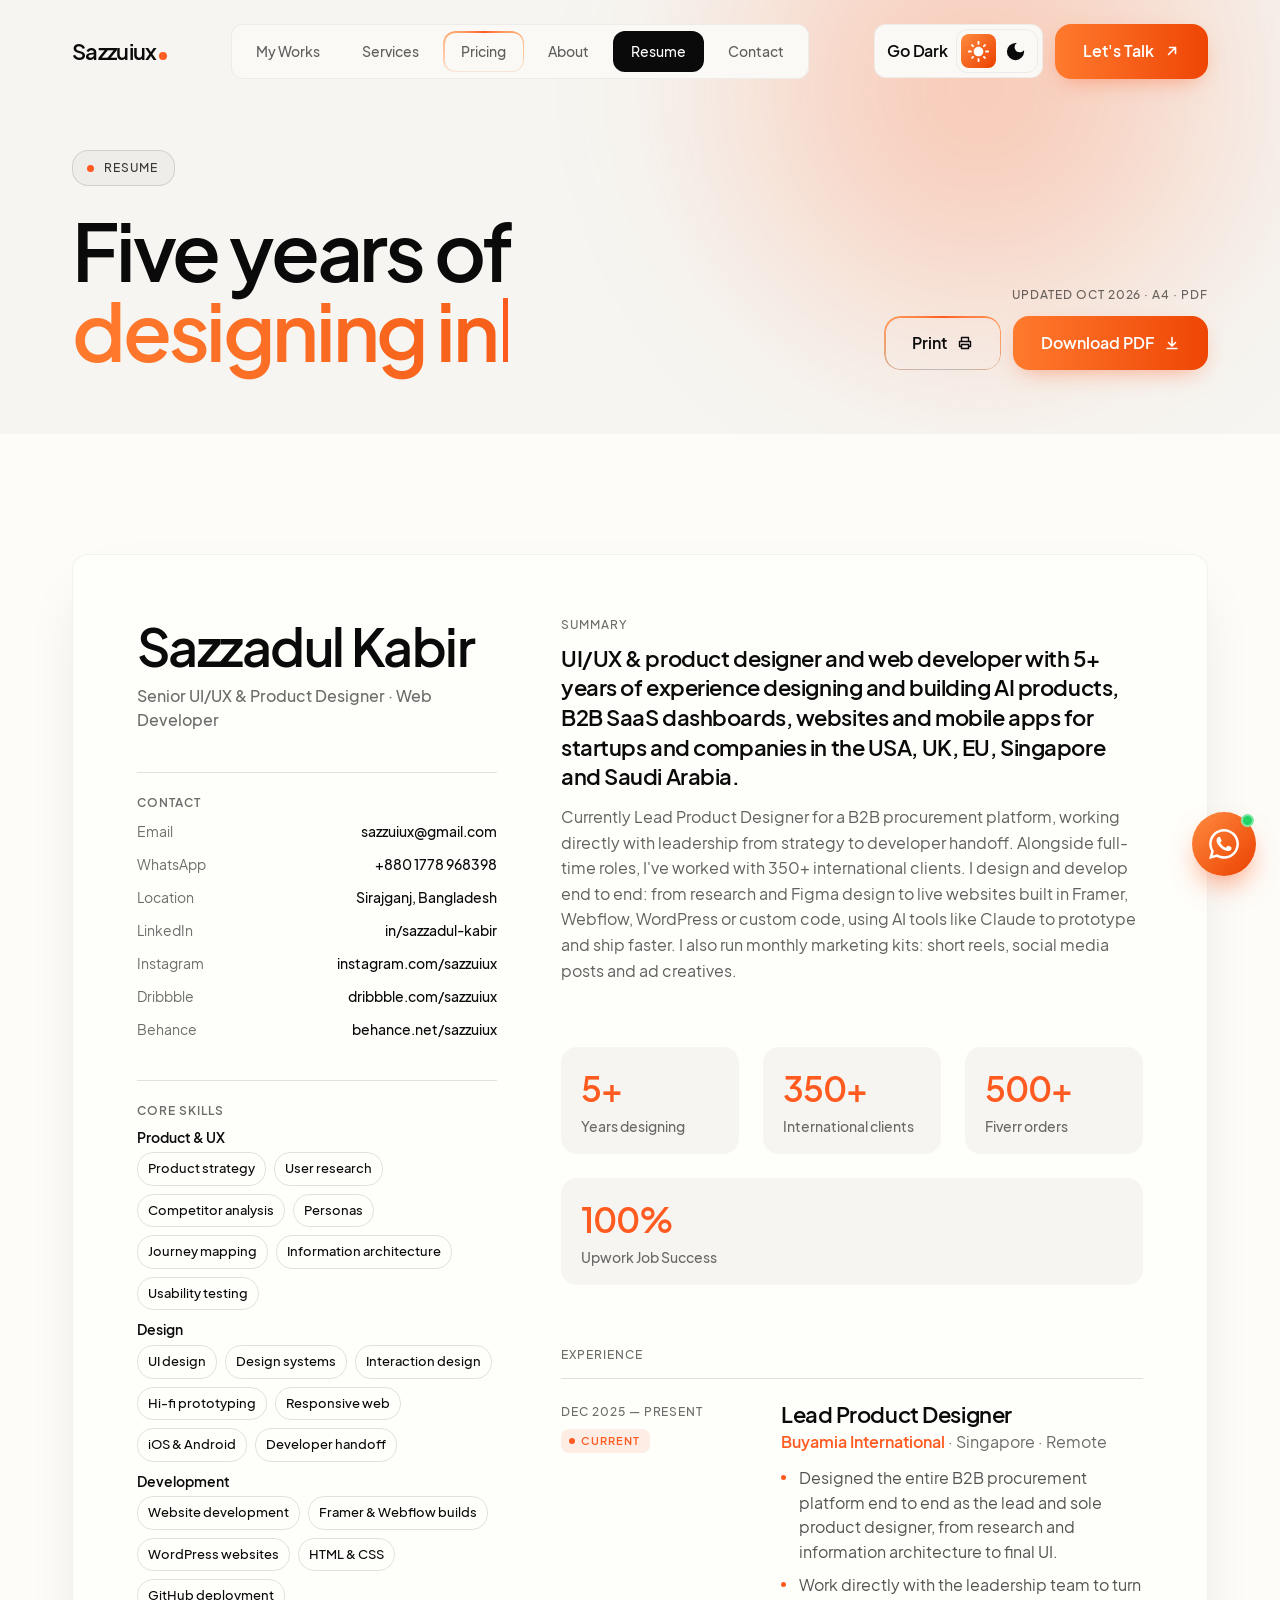
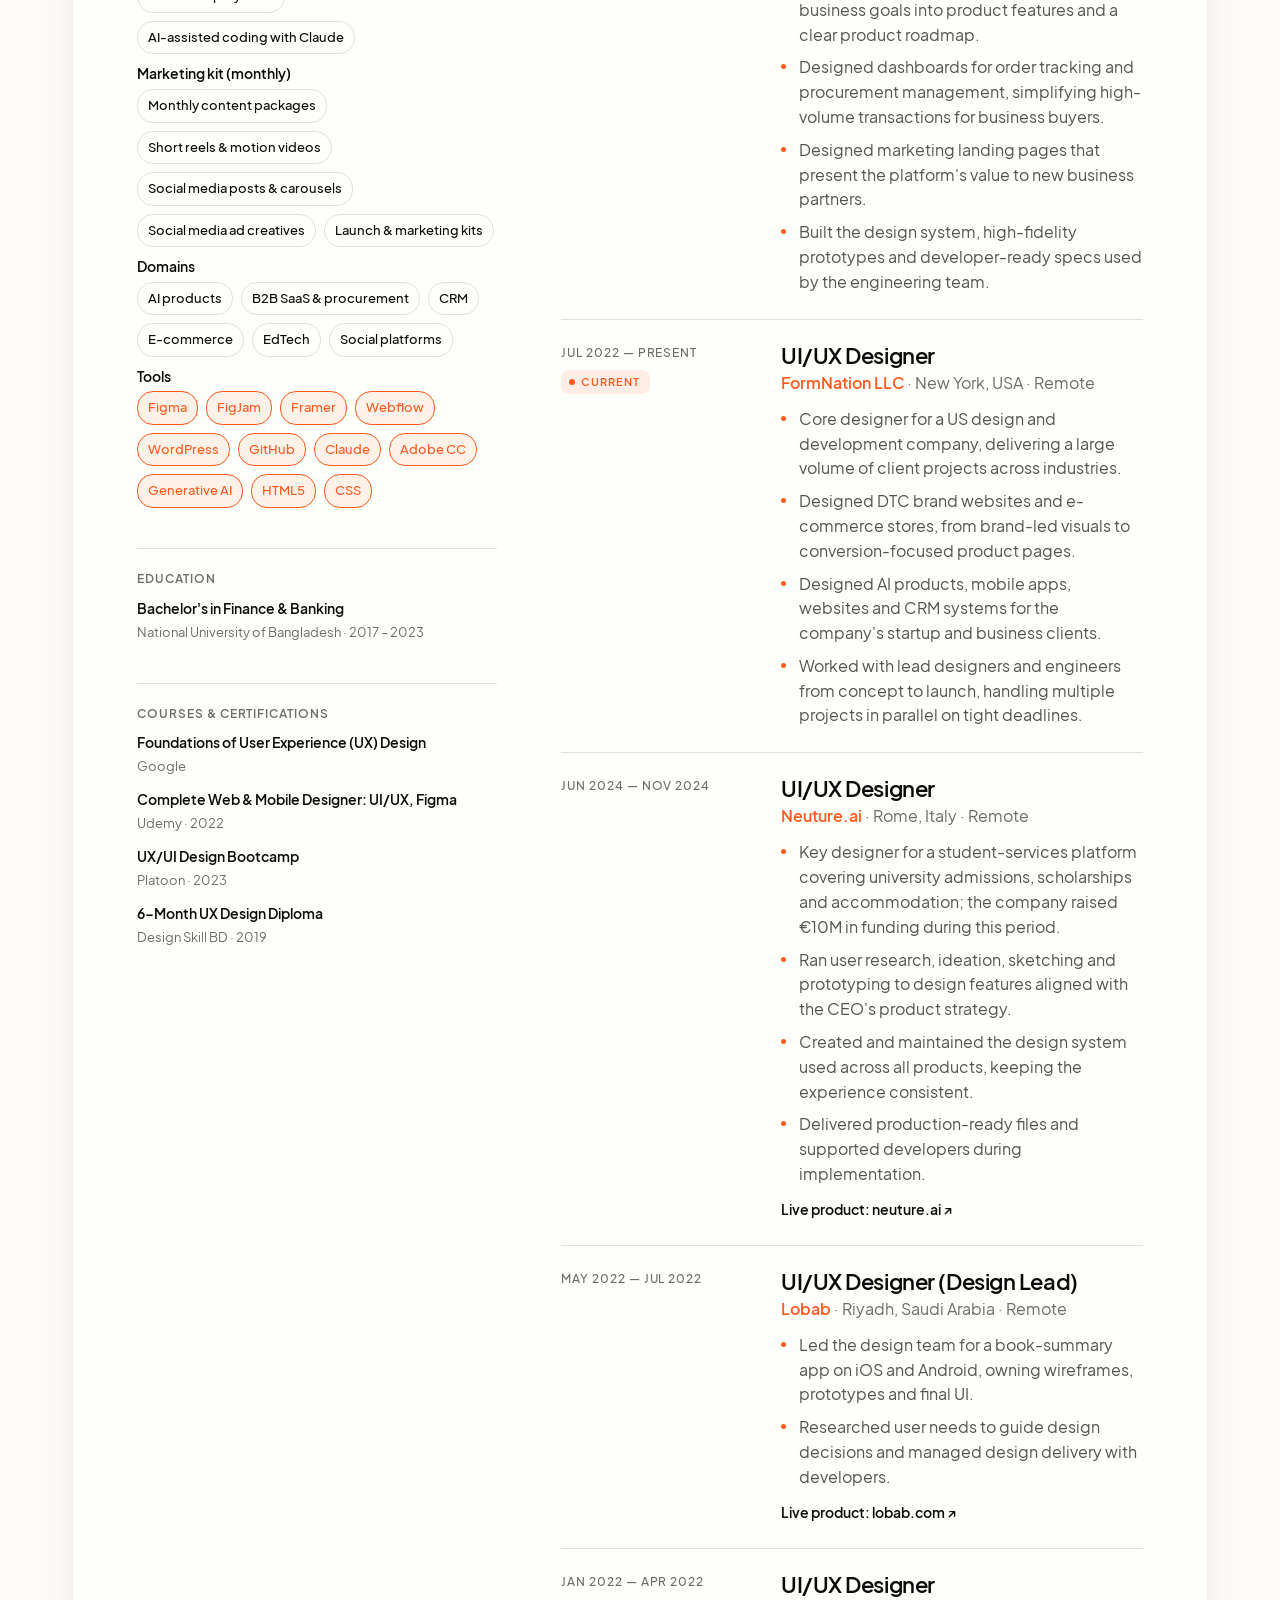
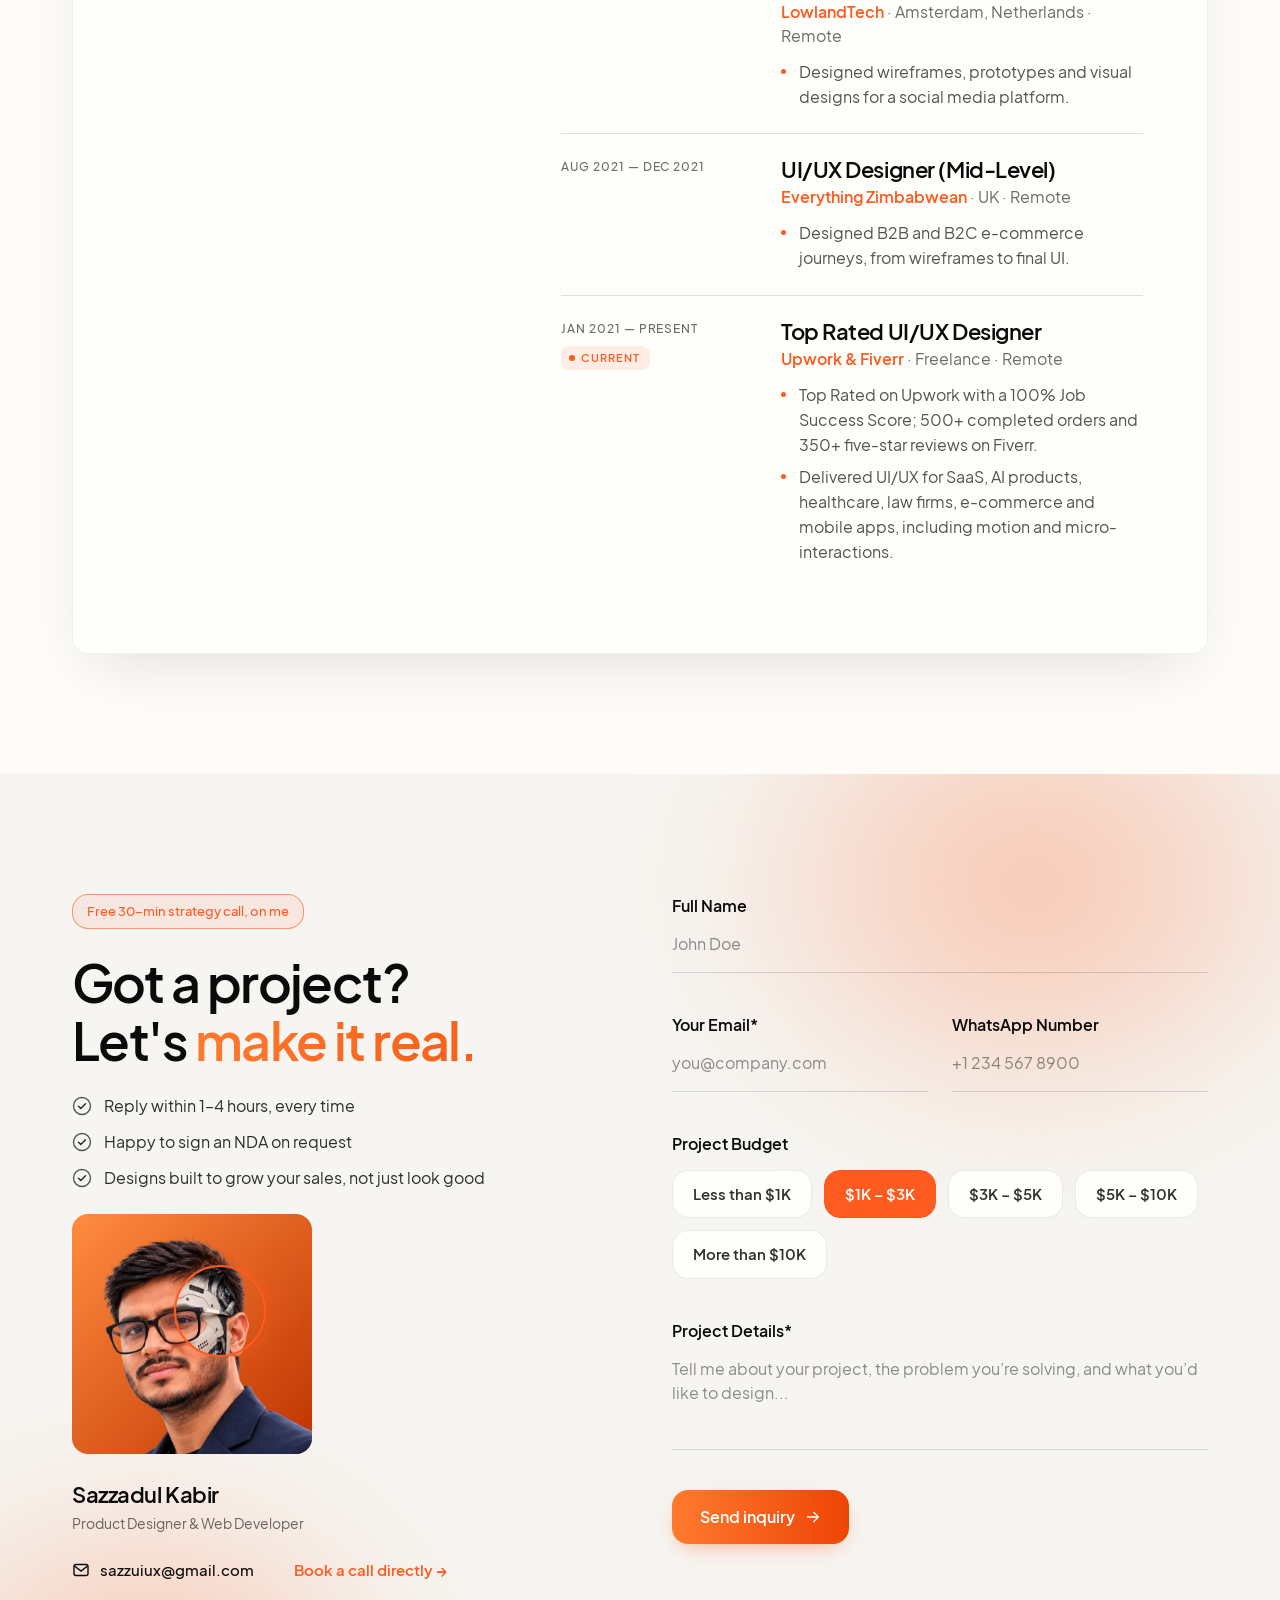
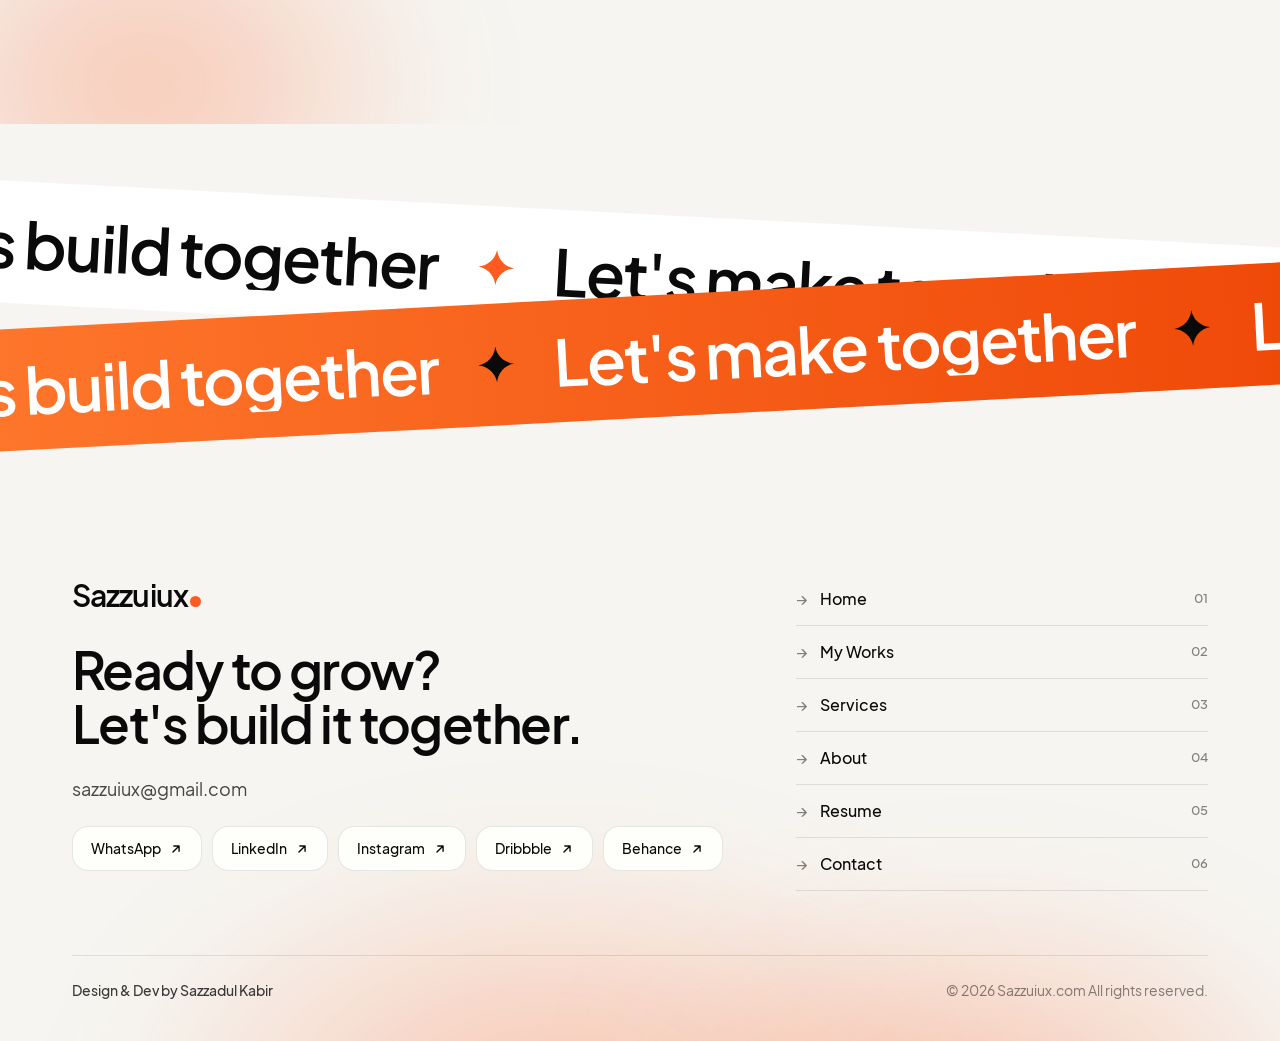
<file: resume.html>
<!doctype html>
<html lang="en"><head><meta charset="utf-8"><title>Resume — Sazzadul Kabir</title><link rel="canonical" href="https://sazzuiux.com/resume/"><meta name="robots" content="noindex"><meta http-equiv="refresh" content="0; url=/resume/"><script>location.replace("/resume/"+location.hash)</script></head><body><a href="/resume/">Resume moved here</a></body></html>
</file>
<file: assets/css/style.min.css>
@font-face{font-family: "Plus Jakarta Sans";font-style: normal;font-weight: 400;font-display: swap;src: url("/assets/fonts/PlusJakartaSans-Regular.woff2") format("woff2")}@font-face{font-family: "Plus Jakarta Sans";font-style: normal;font-weight: 500;font-display: swap;src: url("/assets/fonts/PlusJakartaSans-Medium.woff2") format("woff2")}@font-face{font-family: "Plus Jakarta Sans";font-style: normal;font-weight: 600;font-display: swap;src: url("/assets/fonts/PlusJakartaSans-SemiBold.woff2") format("woff2")}:root{--black: #0a0a0a;--surface: #141414;--light: #f6f5f1;--white: #ffffff;--orange: #ff5a1f;--orange-light: #ff7a2e;--orange-dark: #ee4505;--grad: linear-gradient(90deg,#ff7a2e 0%,#ee4505 100%);--grad-diag: linear-gradient(135deg,#ff8c40 0%,#eb4000 100%);--text-white-muted: rgba(255,255,255,0.65);--text-black-muted: rgba(10,10,10,0.6);--border-dark: rgba(255,255,255,0.14);--border-light: rgba(10,10,10,0.12);--radius: 16px;--container: 1296px;--margin: 72px;--section-y: 120px;--space-xl: 64px;--space-lg: 40px;--space-md: 24px;--space-sm: 12px;--space-xs: 8px;--t-display: 78px;--t-numeral: 150px;--t-marquee: 64px;--t-h2: 80px;--t-h3: 52px;--t-h4: 34px;--t-h5: 22px;--t-body-lg: 18px;--t-body: 16px;--t-small: 14px;--t-label: 12px;--font: "Plus Jakarta Sans",ui-sans-serif,system-ui,-apple-system,"Segoe UI",sans-serif;--ease: cubic-bezier(0.22,1,0.36,1)}@media (max-width: 1023px){:root{--margin: 24px;--section-y: 96px;--space-xl: 48px;--space-lg: 32px;--space-md: 20px;--t-display: 60px;--t-numeral: 110px;--t-marquee: 48px;--t-h2: 56px;--t-h3: 40px;--t-h4: 28px;--t-h5: 20px;--t-body-lg: 17px;--t-body: 15px}}@media (max-width: 767px){:root{--section-y: 72px;--space-xl: 32px;--space-lg: 24px;--space-md: 16px;--space-sm: 12px;--space-xs: 6px;--t-display: 32px;--t-numeral: 72px;--t-marquee: 32px;--t-h2: 40px;--t-h3: 30px;--t-h4: 24px;--t-h5: 18px;--t-body-lg: 16px;--t-body: 15px;--t-small: 13px;--t-label: 11px}}*,*::before,*::after{box-sizing: border-box}html{scroll-behavior: smooth;-webkit-text-size-adjust: 100%}body{margin: 0;font-family: var(--font);font-size: var(--t-body);line-height: 1.5;color: var(--white);background: var(--black);-webkit-font-smoothing: antialiased;overflow-x: hidden}img{display: block;max-width: 100%}a{color: inherit;text-decoration: none}button{font: inherit;color: inherit;background: none;border: 0;padding: 0;cursor: pointer}input,textarea{font: inherit;color: inherit}h1,h2,h3,h4,h5,p{margin: 0}h1,h2,h3,h4,h5{font-weight: 600;letter-spacing: -0.03em;line-height: 1.05}ul{margin: 0;padding: 0;list-style: none}::selection{background: var(--orange);color: var(--white)}.container{width: 100%;max-width: calc(var(--container) + var(--margin) * 2);margin-inline: auto;padding-inline: var(--margin)}.section{padding-block: var(--section-y);position: relative}.section--dark{background: var(--black);color: var(--white)}.section--light{background: var(--light);color: var(--black)}.clip{overflow: hidden}.sr-only{position: absolute;width: 1px;height: 1px;padding: 0;margin: -1px;overflow: hidden;clip: rect(0,0,0,0);white-space: nowrap;border: 0}.skip-link{position: fixed;top: 12px;left: 12px;z-index: 1000;padding: 10px 16px;background: var(--orange);color: var(--white);border-radius: 12px;transform: translateY(-200%);transition: transform 0.2s}.skip-link:focus{transform: none}:focus-visible{outline: 2px solid var(--orange);outline-offset: 3px;border-radius: 6px}.t-h2{font-size: var(--t-h2);letter-spacing: -0.04em;line-height: 1}.t-h3{font-size: var(--t-h3);line-height: 1.12}.t-h4{font-size: var(--t-h4)}.t-h5{font-size: var(--t-h5);letter-spacing: -0.02em}.t-lg{font-size: var(--t-body-lg);line-height: 1.6}.t-small{font-size: var(--t-small)}.t-label{font-size: var(--t-label);font-weight: 500;letter-spacing: 0.08em;text-transform: uppercase}.muted-dark{color: var(--text-white-muted)}.muted-light{color: var(--text-black-muted)}.grad-text{background: var(--grad);background-size: 200% 100%;-webkit-background-clip: text;background-clip: text;color: transparent;animation: gradShift 6s ease-in-out infinite}.orange{color: var(--orange)}.chip-hl{display: inline-block;background: var(--orange);color: var(--black);padding: 0 0.12em 0.02em;line-height: 1.08}.label{display: inline-flex;align-items: center;gap: 10px;padding: 8px 16px 8px 14px;border-radius: var(--radius);font-size: var(--t-label);font-weight: 500;letter-spacing: 0.08em;text-transform: uppercase}.label::before{content: "";width: 7px;height: 7px;border-radius: 50%;background: var(--orange)}.label--dark{background: rgba(255,255,255,.05);border: 1px solid var(--border-dark);color: rgba(255,255,255,.8)}.label--light{background: rgba(10,10,10,.05);border: 1px solid rgba(10,10,10,.14);color: rgba(10,10,10,.8)}.sec-head{display: flex;flex-wrap: wrap;align-items: flex-end;justify-content: space-between;gap: var(--space-lg);margin-bottom: var(--space-xl)}.sec-head__title{display: flex;flex-direction: column;align-items: flex-start;gap: var(--space-md)}.sec-head__desc{max-width: 380px;min-width: 260px;flex: 1 1 260px}@media (min-width: 1024px){.sec-head__desc{flex: 0 1 380px}}.btn{--pad-x: 28px;--pad-y: 16px;position: relative;display: inline-flex;align-items: center;justify-content: center;gap: 10px;padding: var(--pad-y) var(--pad-x);border-radius: var(--radius);font-size: 16px;font-weight: 600;line-height: 1.4;white-space: nowrap;transition: transform 0.3s var(--ease),background-color 0.3s,border-color 0.3s,box-shadow 0.3s;isolation: isolate;overflow: hidden}@media (max-width: 1023px){.btn{--pad-x: 24px;--pad-y: 14px;font-size: 15px}}@media (max-width: 767px){.btn{--pad-x: 20px;--pad-y: 12px;font-size: 14px;gap: 8px}}.btn svg{width: 16px;height: 16px;flex: none;transition: transform 0.35s var(--ease)}.btn:hover svg{transform: translate(2px,-2px)}.btn:active{transform: scale(0.97)}.btn--primary{color: var(--white);background: linear-gradient(90deg,#ff7a2e,#ee4505,#ff7a2e);background-size: 200% 100%;background-position: 0% 0;box-shadow: 0 8px 24px -10px rgba(255,90,31,0.6);transition: background-position 0.6s var(--ease),transform 0.3s var(--ease),box-shadow 0.3s}.btn--primary:hover{background-position: 100% 0;box-shadow: 0 12px 30px -10px rgba(255,90,31,0.8)}.btn--ghost-dark{color: var(--white);--base: rgba(255,255,255,.25)}.btn--ghost-dark:hover{background: rgba(255,255,255,.08)}.btn--ghost-light{color: var(--black);--base: rgba(10,10,10,.22)}.btn--ghost-light:hover{background: rgba(10,10,10,.06)}@property --ang{syntax: "<angle>";inherits: false;initial-value: 0deg}.btn--ghost-dark::before,.btn--ghost-light::before{content: "";position: absolute;inset: 0;z-index: -1;border-radius: inherit;padding: 1.5px;pointer-events: none;background: conic-gradient(from var(--ang),#ff5a1f,#ff9a5c 22%,var(--base) 40%,var(--base) 60%,#ff9a5c 80%,#ff5a1f);-webkit-mask: linear-gradient(#000 0 0) content-box,linear-gradient(#000 0 0);-webkit-mask-composite: xor;mask-composite: exclude;animation: borderSpin 3s linear infinite}@keyframes borderSpin{to{--ang: 360deg}}.btn--block{width: 100%}.btn-row{display: flex;flex-wrap: wrap;gap: var(--space-sm)}.glow{position: absolute;pointer-events: none;border-radius: 50%;background: radial-gradient(closest-side,rgba(255,90,31,0.5),rgba(255,90,31,0));filter: blur(60px);z-index: 0;animation: glowFloat 16s ease-in-out infinite alternate}.glow--b{animation-duration: 21s;animation-delay: -6s}@keyframes glowFloat{0%{transform: translate3d(0,0,0) scale(1)}33%{transform: translate3d(6%,-8%,0) scale(1.12)}66%{transform: translate3d(-7%,5%,0) scale(0.92)}100%{transform: translate3d(4%,7%,0) scale(1.06)}}@keyframes gradShift{0%,100%{background-position: 0% 50%}50%{background-position: 100% 50%}}@keyframes spin{to{transform: rotate(360deg)}}@keyframes marquee{to{transform: translate3d(-50%,0,0)}}@keyframes blink{50%{opacity: 0}}.nav{position: fixed;inset: 0 0 auto 0;z-index: 100;padding-block: 24px;transition: padding 0.4s var(--ease),background 0.4s,backdrop-filter 0.4s,border-color 0.4s;border-bottom: 1px solid transparent}.nav.is-scrolled{padding-block: 12px;background: rgba(10,10,10,0.72);backdrop-filter: blur(16px);-webkit-backdrop-filter: blur(16px);border-bottom-color: rgba(255,255,255,0.06)}.nav__inner{display: flex;align-items: center;justify-content: space-between;gap: 16px}.logo{display: inline-flex;align-items: baseline;gap: 2px;font-size: 22px;font-weight: 600;letter-spacing: -0.03em;color: var(--white)}.logo__dot{width: 0.36em;height: 0.36em;border-radius: 50%;background: var(--orange);flex: none}@media (max-width: 1023px){.logo{font-size: 20px}}@media (max-width: 767px){.logo{font-size: 18px}}.nav__links{display: flex;gap: 6px;padding: 6px;border-radius: 12px;background: rgba(255,255,255,0.06);border: 1px solid rgba(255,255,255,0.1)}.nav__links a{padding: 10px 18px;border-radius: 12px;font-size: 14px;font-weight: 500;color: var(--text-white-muted);transition: color 0.25s,background 0.25s}.nav__links a:hover{color: var(--white)}.nav__links a.is-active{color: var(--white);background: rgba(255,255,255,0.1)}.nav__actions{display: flex;align-items: center;gap: 12px}.nav__menu-btn{display: none;width: 44px;height: 44px;border-radius: 12px;border: 1px solid rgba(255,255,255,.2);align-items: center;justify-content: center}.nav__menu-btn span,.nav__menu-btn span::before,.nav__menu-btn span::after{display: block;width: 16px;height: 1.6px;background: var(--white);border-radius: 2px;position: relative;transition: transform 0.3s var(--ease),opacity 0.2s}.nav__menu-btn span::before,.nav__menu-btn span::after{content: "";position: absolute;left: 0}.nav__menu-btn span::before{top: -5px}.nav__menu-btn span::after{top: 5px}.nav.is-open .nav__menu-btn span{background: transparent}.nav.is-open .nav__menu-btn span::before{transform: translateY(5px) rotate(45deg)}.nav.is-open .nav__menu-btn span::after{transform: translateY(-5px) rotate(-45deg)}.nav__panel{display: none;margin-top: 16px;padding: 8px 20px 20px;border-radius: var(--radius);background: var(--surface);border: 1px solid var(--border-dark)}.nav__panel a.panel-link{display: flex;align-items: center;justify-content: space-between;padding: 16px 0;border-bottom: 1px solid var(--border-dark);font-size: var(--t-h5);font-weight: 600;letter-spacing: -0.02em}.nav__panel a.panel-link.is-active{color: var(--orange)}.nav__panel a.panel-link.is-active span::before{content: "";display: inline-block;width: 8px;height: 8px;border-radius: 50%;background: var(--orange);margin-right: 12px;vertical-align: middle}.nav__panel .btn{margin-top: 24px}@media (max-width: 1023px){.nav__links{display: none}.nav__menu-btn{display: inline-flex}.nav.is-open{background: rgba(10,10,10,0.96);backdrop-filter: blur(16px)}.nav__panel{display: block;overflow: hidden;max-height: 0;margin-top: 0;padding-block: 0;opacity: 0;visibility: hidden;transform: translateY(-10px);border-color: transparent;transition: max-height 0.5s var(--ease),margin-top 0.5s var(--ease),padding 0.5s var(--ease),opacity 0.35s ease,transform 0.5s var(--ease),visibility 0s linear 0.5s,border-color 0.3s}.nav.is-open .nav__panel{max-height: 560px;margin-top: 16px;padding-block: 8px 20px;opacity: 1;visibility: visible;transform: none;border-color: var(--border-dark);transition-delay: 0s}.nav{transition: padding 0.4s var(--ease),background 0.45s ease,backdrop-filter 0.4s,border-color 0.4s}}@media (max-width: 767px){.nav__actions .btn{display: none}}@keyframes panelIn{from{opacity: 0;transform: translateY(-8px)}}.hero{position: relative;min-height: 100vh;min-height: 100svh;overflow: hidden;display: flex;align-items: stretch;padding-top: 112px}.hero .glow--1{width: 760px;height: 760px;right: 4%;top: 6%}.hero__inner{position: relative;z-index: 1;display: grid;grid-template-columns: minmax(0,1fr) minmax(0,540px);gap: var(--space-lg);align-items: center;width: 100%}.hero__copy{padding-block: var(--space-xl);max-width: 760px}.hero__title{font-size: var(--t-display);letter-spacing: -0.04em;line-height: 1.1}.hero__title .chip-hl{margin-bottom: 2px}.hero__role{display: flex;align-items: center;gap: 0.2em;white-space: nowrap}.hero__rotator{display: inline-flex;align-items: center}.hero__rotator .grad-text{padding-bottom: 0.18em;margin-bottom: -0.18em}.r-rotator{display: inline-block;white-space: nowrap;min-height: 1em;vertical-align: top}.r-rotator .caret{display: inline-block;width: 0.06em;height: 0.8em;margin-left: 0.08em;background: var(--orange);animation: blink 1s steps(1) infinite}.hero__rotator .caret{display: inline-block;width: 4px;height: 0.85em;margin-left: 6px;background: var(--orange);animation: blink 1s steps(1) infinite}.hero__bio{margin-top: var(--space-lg);max-width: 600px}.hero .btn-row{margin-top: var(--space-lg)}.hero__photo{position: relative;align-self: end;justify-self: end;width: 100%;max-width: 540px;aspect-ratio: 613 / 920;margin-bottom: 0}.hero__ring{position: absolute;left: 0;right: 0;top: 6%;aspect-ratio: 1;border-radius: 50%;border: 1px solid rgba(255,255,255,0.08)}.hero__photo .fade{position: absolute;inset: auto 0 0 0;height: 22%;z-index: 3;pointer-events: none;background: linear-gradient(to bottom,rgba(10,10,10,0),var(--black))}.reveal-photo{position: relative;touch-action: pan-y}.reveal-photo img{position: absolute;inset: 0;width: 100%;height: 100%;object-fit: cover;user-select: none;-webkit-user-drag: none}.reveal-photo .robot{z-index: 2;-webkit-mask-image: radial-gradient(circle var(--r,100px) at var(--mx,62%) var(--my,33%),#000 97%,transparent 100%);mask-image: radial-gradient(circle var(--r,100px) at var(--mx,62%) var(--my,33%),#000 97%,transparent 100%)}.reveal-photo .lens{position: absolute;z-index: 4;pointer-events: none;width: calc(var(--r,100px) * 2);aspect-ratio: 1;left: var(--mx,62%);top: var(--my,33%);transform: translate(-50%,-50%);border-radius: 50%;border: 2px solid var(--orange);box-shadow: 0 0 0 8px rgba(255,90,31,0.08),0 0 40px rgba(255,90,31,0.35)}.trusted{border-top: 1px solid rgba(255,255,255,.1);padding-block: var(--space-lg);background: var(--black)}.trusted__inner{display: flex;align-items: center;gap: var(--space-xl)}.trusted__label{flex: none;font-size: 18px;font-weight: 600;line-height: 1.3;color: rgba(255,255,255,.9)}.marquee{position: relative;overflow: hidden;flex: 1;min-width: 0;-webkit-mask-image: linear-gradient(90deg,transparent,#000 10%,#000 88%,transparent);mask-image: linear-gradient(90deg,transparent,#000 10%,#000 88%,transparent)}.marquee__track{display: flex;width: max-content;animation: marquee var(--dur,40s) linear infinite}.marquee__track--rev{animation-direction: reverse}.marquee:hover .marquee__track.pause-hover{animation-play-state: paused}.logos{display: flex;align-items: center;gap: 72px;padding-right: 72px}.logos img{height: 30px;width: auto;opacity: 0.55;transition: opacity 0.3s}.logos img:hover{opacity: 1}@media (max-width: 767px){.trusted__inner{flex-direction: column;align-items: flex-start;gap: var(--space-md)}.trusted__label{font-size: 16px}.marquee{width: 100%}.logos{gap: 40px;padding-right: 40px}.logos img{height: 22px}}.about__grid{display: grid;grid-template-columns: minmax(0,1fr) 440px;gap: var(--space-xl);align-items: center}.about__copy{display: flex;flex-direction: column;align-items: flex-start;gap: var(--space-lg)}.scroll-text{font-size: var(--t-h3);font-weight: 600;letter-spacing: -0.03em;line-height: 1.18}.scroll-text .w{color: rgba(10,10,10,0.16);transition: color 0.25s linear}.scroll-text .w.on{color: var(--black)}.stats{display: flex;flex-wrap: wrap;gap: var(--space-lg);width: 100%;border-top: 1px solid var(--border-light);padding-top: var(--space-md)}.stat{flex: 1 1 160px;display: flex;flex-direction: column;gap: 6px}.stat .t-label{color: rgba(10,10,10,.45)}.stat strong{font-size: var(--t-small);font-weight: 600;letter-spacing: 0.06em;text-transform: uppercase}.about__photo{position: relative;width: 100%;max-width: 440px;justify-self: center;padding: 20px 20px 0}.photo-card{background: var(--light);border-radius: var(--radius);padding: 12px 12px 22px;transform: rotate(3deg);border: 1px solid rgba(10,10,10,.05);box-shadow: 0 30px 60px -24px rgba(0,0,0,.22);transition: transform 0.6s var(--ease)}.photo-card:hover{transform: rotate(1deg) translateY(-4px)}.photo-card__img{border-radius: var(--radius);overflow: hidden;aspect-ratio: 376 / 480}.photo-card__img img{width: 100%;height: 100%;object-fit: cover}.photo-card__meta{padding: 14px 12px 0;color: var(--black)}.photo-card__meta .t-label{color: var(--black)}.photo-card__meta p{font-size: 14px;font-weight: 600;margin-top: 4px}.sticker{position: absolute;z-index: 2;top: 7px;left: 50%;transform: translateX(-50%) rotate(3.3deg);white-space: nowrap;padding: 10px 16px;border-radius: var(--radius);background: var(--orange);color: var(--white);font-size: 14px;font-weight: 600;box-shadow: 0 10px 24px -10px rgba(255,90,31,.7)}@media (max-width: 1023px){.about__grid{grid-template-columns: 1fr}.about__photo{max-width: 420px}}.showcase{padding-block: var(--space-xl);display: flex;flex-direction: column;gap: var(--space-lg)}.tags{display: flex;align-items: center;gap: 36px;padding-right: 36px}.tags span{font-size: var(--t-h4);font-weight: 500;letter-spacing: -0.02em;white-space: nowrap;color: var(--black)}.tags i{width: 10px;height: 10px;border-radius: 50%;background: var(--orange);flex: none}.shots{display: flex;gap: 28px;padding-right: 28px}.shot{width: 533px;aspect-ratio: 533 / 400;border-radius: var(--radius);overflow: hidden;flex: none;background: #ddd}.shot img{width: 100%;height: 100%;object-fit: cover;transition: transform 0.8s var(--ease)}.shot:hover img{transform: scale(1.04)}.showcase .marquee{-webkit-mask-image: none;mask-image: none}@media (max-width: 1023px){.shot{width: 420px}.tags{gap: 28px;padding-right: 28px}}@media (max-width: 767px){.shot{width: 280px}.shots{gap: 16px;padding-right: 16px}.tags{gap: 20px;padding-right: 20px}.tags i{width: 8px;height: 8px}}.services__body{display: grid;grid-template-columns: minmax(0,1fr) minmax(300px,500px);gap: var(--space-lg);align-items: start}.svc{position: relative;border-top: 1px solid var(--border-dark);transition: opacity 0.5s var(--ease)}.svc.is-dim{opacity: 0.25}.svc__btn{display: flex;align-items: center;gap: var(--space-md);width: 100%;text-align: left;padding: var(--space-md) 0;transition: padding 0.45s var(--ease)}.svc.is-active .svc__btn{padding-left: 24px}.svc::before{content: "";position: absolute;left: 0;top: 18px;bottom: 18px;width: 3px;border-radius: 2px;background: var(--orange);transform: scaleY(0);transform-origin: top;transition: transform 0.45s var(--ease)}.svc.is-active::before{transform: scaleY(1)}.svc__content{flex: 1;min-width: 0;display: flex;flex-direction: column;gap: 6px}.svc__meta{display: flex;align-items: center;gap: 10px;font-size: 12px;letter-spacing: 0.08em;color: rgba(255,255,255,.5)}.svc__meta i{width: 20px;height: 10px;border-radius: 3px;background: rgba(255,255,255,.25);transition: background 0.3s}.svc.is-active .svc__meta i{background: var(--orange)}.svc__title{font-size: var(--t-h4);font-weight: 500;letter-spacing: -0.03em;color: rgba(255,255,255,.85);transition: color 0.3s}.svc.is-active .svc__title{color: var(--white)}.svc__desc{color: rgba(255,255,255,.55)}.svc__arrow{flex: none;width: 44px;height: 44px;border-radius: var(--radius);border: 1px solid rgba(255,255,255,.2);display: grid;place-items: center;transition: background 0.3s,border-color 0.3s,transform 0.4s var(--ease)}.svc__arrow svg{width: 18px;height: 18px}.svc.is-active .svc__arrow{background: var(--grad);border-color: transparent;color: var(--white)}.svc__btn:hover .svc__arrow{transform: rotate(45deg)}.svc-card{position: sticky;top: 110px;border-radius: var(--radius);color: var(--black);overflow: hidden;background: linear-gradient(135deg,#ff9a4d,#ff5a1f 45%,#e43c00);background-size: 220% 220%;animation: gradShift 10s ease-in-out infinite;padding: var(--space-lg) var(--space-lg);box-shadow: 0 40px 80px -40px rgba(255,90,31,0.6)}.svc-card__label{color: rgba(10,10,10,.7)}.svc-card__num{font-size: var(--t-numeral);font-weight: 600;letter-spacing: -0.05em;line-height: 1;margin-top: 8px}.svc-card__title{font-size: var(--t-h3);line-height: 1.05;margin-top: var(--space-xl)}.svc-card__list{margin-top: var(--space-lg)}.svc-card__list li{padding: 13px 0;border-top: 1px solid rgba(10,10,10,.2);font-weight: 500}.svc-card .swap{transition: opacity 0.35s var(--ease),transform 0.45s var(--ease)}.svc-card.is-swapping .swap{opacity: 0;transform: translateY(10px)}@media (max-width: 1023px){.services__body{grid-template-columns: 1fr}.svc-card{position: relative;top: 0;margin: 4px 0 var(--space-md)}.svc-card__title{margin-top: var(--space-lg)}}@media (max-width: 767px){.svc-card{padding: var(--space-lg) var(--space-md)}.svc__arrow{width: 40px;height: 40px}}.works__list{display: flex;flex-direction: column;gap: calc(var(--space-lg) + 32svh)}.work{position: sticky;top: calc(96px + var(--i) * 18px);display: grid;grid-template-columns: minmax(0,760fr) minmax(280px,440fr) auto;gap: var(--space-lg);padding: var(--space-md);border-radius: var(--radius);background: var(--surface);border: 1px solid var(--border-dark);transform-origin: 50% 0;box-shadow: 0 -30px 60px -30px rgba(0,0,0,.8)}.work__cover{position: relative;border-radius: var(--radius);overflow: hidden;aspect-ratio: 760 / 552;background: linear-gradient(135deg,#222,#0d0d0d)}.work__cover .glow{width: 70%;aspect-ratio: 1;height: auto}.work__cover .mock{position: absolute;inset: 0;width: 100%;height: 100%;object-fit: cover;transition: transform 0.8s var(--ease)}.work__cover:hover .mock{transform: scale(1.03)}.work__pills{position: absolute;z-index: 2;inset: 18px 18px auto 18px;display: flex;justify-content: space-between;gap: 8px}.pill{padding: 6px 12px;border-radius: 8px;font-size: 11px;font-weight: 600;letter-spacing: 0.06em}.pill--dark{background: rgba(10,10,10,.75);color: var(--white)}.pill--orange{background: var(--grad);color: var(--white)}.work__info{display: flex;flex-direction: column;gap: var(--space-sm);padding-block: 4px}.work__num{display: flex;align-items: flex-end;gap: 8px}.work__num b{font-size: var(--t-h2);font-weight: 600;letter-spacing: -0.04em;line-height: 0.9}.work__num small{font-size: 14px;color: rgba(255,255,255,.5);letter-spacing: 0.08em}.work__name{font-size: var(--t-h3);margin-top: auto}.work__meta{color: rgba(255,255,255,.5)}.work__desc{color: rgba(255,255,255,.7);max-width: 400px;line-height: 1.6}.work__info .btn-row{margin-top: var(--space-sm)}.work__ticks{display: flex;flex-direction: column;gap: 10px;padding-top: 16px}.work__ticks i{display: block;width: 18px;height: 2px;background: rgba(255,255,255,.25)}.work__ticks i.on{width: 36px;background: var(--orange)}@media (max-width: 1023px){.work{grid-template-columns: 1fr}.work__ticks{display: none}.work__name{margin-top: var(--space-sm)}}.process__body{display: flex;flex-wrap: wrap;align-items: center;gap: var(--space-xl)}.sheet{flex: 1 1 520px;min-width: 0;background: var(--white);color: var(--black);border-radius: var(--radius);padding: var(--space-lg);transform: rotate(-1.5deg);box-shadow: 0 24px 60px rgba(0,0,0,.12)}.sheet__head{display: flex;justify-content: space-between;align-items: flex-start;gap: 12px;padding-bottom: 20px;border-bottom: 2px solid var(--black)}.sheet__head h3{font-size: var(--t-h4)}.sheet__head .t-label{color: rgba(10,10,10,.5);margin-top: 6px}.badge-no{padding: 6px 12px;border: 1.5px solid rgba(10,10,10,.6);border-radius: 8px;font-size: 12px;font-weight: 600;letter-spacing: 0.08em;white-space: nowrap}.sheet__cols{display: grid;grid-template-columns: 230px 170px 1fr;padding: 16px 0 12px;color: rgba(10,10,10,.45)}.step{display: grid;grid-template-columns: 230px 170px 1fr;align-items: center;gap: 0;padding: var(--space-md) 0;border-top: 1px solid var(--border-light);width: 100%;text-align: left;transition: background 0.3s}.step__name{display: flex;align-items: center;gap: 10px}.step__name .check{width: 20px;height: 20px;flex: none;color: var(--black);opacity: 0;transform: scale(0.5);transition: opacity 0.3s,transform 0.4s var(--ease);margin-left: -2px}.step.done .check{opacity: 1;transform: none}.step__name .no{font-size: 12px;letter-spacing: 0.06em;color: rgba(10,10,10,.5)}.step__name strong{font-size: var(--t-h5);font-weight: 600;letter-spacing: -0.02em}.when{justify-self: start;padding: 5px 10px;border-radius: 6px;background: rgba(10,10,10,.06);font-size: 11px;font-weight: 600;letter-spacing: 0.08em;text-transform: uppercase;transition: background 0.3s,color 0.3s}.step.is-active .when{background: var(--orange);color: var(--black)}.step__desc{color: rgba(10,10,10,.75);line-height: 1.5}.sheet__foot{display: flex;flex-wrap: wrap;justify-content: space-between;align-items: center;gap: 12px;padding-top: 24px;border-top: 1px solid var(--border-light)}.sheet__foot small{font-size: 12px;letter-spacing: 0.04em;color: rgba(10,10,10,.5)}.sheet__foot strong{font-size: var(--t-h5)}.status{flex: 0 0 340px;background: var(--black);color: var(--white);border-radius: var(--radius);padding: var(--space-md);display: flex;flex-direction: column;gap: 16px;box-shadow: 0 30px 60px -20px rgba(0,0,0,.35)}.status__top{display: flex;justify-content: space-between;align-items: center;font-size: 11px;font-weight: 600;letter-spacing: 0.1em}.status__top span:first-child{display: inline-flex;align-items: center;gap: 8px}.status__top span:first-child::before{content: "";width: 8px;height: 8px;border-radius: 50%;background: var(--orange);animation: blink 1.4s steps(1) infinite}.status__top span:last-child{color: rgba(255,255,255,.5)}.status__title{font-size: 28px;letter-spacing: -0.03em}.status__when{color: rgba(255,255,255,.6);margin-top: 2px}.progress{position: relative;height: 8px;display: flex;justify-content: space-between;align-items: center}.progress::before{content: "";position: absolute;left: 0;right: 0;top: 3px;height: 2px;background: rgba(255,255,255,.15)}.progress__bar{position: absolute;left: 0;top: 3px;height: 2px;background: var(--orange);width: 0;transition: width 0.6s var(--ease)}.progress i{position: relative;width: 8px;height: 8px;background: var(--black);border: 1px solid rgba(255,255,255,.4);transition: background 0.3s,border-color 0.3s}.progress i.on{background: var(--orange);border-color: var(--orange)}.status__next{color: rgba(255,255,255,.6)}.status .swap{transition: opacity 0.3s}.status.is-swapping .swap{opacity: 0}@media (max-width: 1023px){.status{flex: 1 1 100%}.sheet{flex-basis: 100%}}@media (max-width: 767px){.sheet{transform: none;padding: var(--space-lg) var(--space-md)}.sheet__cols{display: none}.step{grid-template-columns: 1fr;gap: 8px}.sheet__head h3{font-size: 24px}}.notes{display: flex;flex-wrap: wrap;justify-content: center;gap: var(--space-lg) var(--space-md);padding-top: 12px}.note{--rot: 0deg;position: relative;width: 392px;max-width: 100%;background: var(--light);color: var(--black);border-radius: var(--radius);padding: var(--space-lg);display: flex;flex-direction: column;gap: var(--space-sm);transform: rotate(var(--rot));box-shadow: 0 16px 40px rgba(0,0,0,.35);transition: transform 0.6s var(--ease)}.note:hover{transform: rotate(0deg) translateY(-6px)}.note::before{content: "";position: absolute;left: 50%;top: -12px;width: 110px;height: 26px;margin-left: -55px;background: rgba(255,90,31,0.88);transform: rotate(-3deg)}.note__no{color: rgba(10,10,10,.5);padding-bottom: 12px;border-bottom: 1.5px solid rgba(10,10,10,.15)}.note__q{font-size: 44px;font-weight: 600;line-height: 0.6;margin-top: 10px}.note blockquote{margin: 0;font-size: var(--t-body-lg);font-weight: 500;line-height: 1.4;letter-spacing: -0.01em}.note__who{display: flex;align-items: center;gap: 12px;padding-top: 8px;margin-top: auto}.note__who img{width: 44px;height: 44px;border-radius: 50%;object-fit: cover}.note__who b{display: block;font-size: 14px;font-weight: 600}.note__who small{display: block;font-size: 10.5px;letter-spacing: 0.08em;text-transform: uppercase;color: rgba(10,10,10,.5)}@media (max-width: 1023px){.note{width: calc(50% - var(--space-md) / 2);min-width: 280px}}@media (max-width: 767px){.note{width: 100%;padding: var(--space-lg) var(--space-md)}}.contact{overflow: hidden}.contact .glow--1{width: 700px;height: 560px;right: -8%;top: -18%}.contact .glow--2{width: 600px;height: 460px;left: -12%;bottom: -20%}.contact__grid{position: relative;z-index: 1;display: grid;grid-template-columns: 1fr 1fr;gap: var(--space-xl)}.contact__pitch{display: flex;flex-direction: column;align-items: flex-start;gap: var(--space-md)}.call-badge{padding: 7px 14px;border-radius: var(--radius);border: 1px solid rgba(255,90,31,.6);background: rgba(255,90,31,.08);color: var(--orange);font-size: 13px;font-weight: 500}.checks{display: flex;flex-direction: column;gap: 12px}.checks li{display: flex;align-items: center;gap: 12px;color: rgba(255,255,255,.85)}.checks svg{width: 20px;height: 20px;flex: none}.contact__photo{width: 240px;aspect-ratio: 1;border-radius: var(--radius);overflow: hidden;background: linear-gradient(135deg,#ff8c40,#bf3300)}.contact__photo.reveal-photo img{object-position: 50% 12%}.contact__photo .lens{--r: 46px}.person b{display: block;font-size: var(--t-h5);font-weight: 600;letter-spacing: -0.02em}.person span{font-size: 14px;color: rgba(255,255,255,.6)}.direct{display: flex;flex-wrap: wrap;align-items: center;gap: var(--space-sm) var(--space-lg)}.direct a{display: inline-flex;align-items: center;gap: 10px;font-size: 15px;font-weight: 500}.direct a svg{width: 18px;height: 18px}.direct a.book{color: var(--orange);font-weight: 600}.direct a:hover{text-decoration: underline;text-underline-offset: 4px}.form{display: flex;flex-direction: column;gap: var(--space-lg)}.field{display: flex;flex-direction: column;gap: 10px;border-bottom: 1px solid var(--border-dark);padding-bottom: 12px;transition: border-color 0.3s}.field:focus-within{border-color: var(--orange)}.field label,.field .lbl{font-size: var(--t-body);font-weight: 600}.field input,.field textarea{background: transparent;border: 0;outline: 0;padding: 4px 0;font-size: var(--t-body);color: var(--white);resize: none}.field textarea{min-height: 84px}.field ::placeholder{color: rgba(255,255,255,.4)}.field-row{display: flex;flex-wrap: wrap;gap: var(--space-lg) var(--space-md)}.field-row .field{flex: 1 1 220px}.field--chips{border: 0;padding: 0}.chips{display: flex;flex-wrap: wrap;gap: 12px}.chips label{position: relative}.chips input{position: absolute;opacity: 0;pointer-events: none}.chips span{display: inline-block;padding: 12px 20px;border-radius: var(--radius);border: 1px solid rgba(255,255,255,.2);color: rgba(255,255,255,.75);font-size: 15px;transition: all 0.25s;cursor: pointer}.chips span:hover{border-color: rgba(255,255,255,.45)}.chips input:checked + span{border-color: var(--orange);background: rgba(255,90,31,.12);color: var(--orange)}.chips input:focus-visible + span{outline: 2px solid var(--orange);outline-offset: 2px}.form .btn{align-self: flex-start}.form__status{font-size: 14px;min-height: 20px}.form__status.ok{color: #6ee7a8}.form__status.err{color: #ff8a8a}@media (max-width: 1023px){.contact__grid{grid-template-columns: 1fr}}@media (max-width: 767px){.contact__photo{width: 200px}.chips span{padding: 10px 16px;font-size: 14px}}.together{position: relative;overflow: hidden;background: var(--black);padding-block: 90px}.band{width: 120%;margin-left: -10%;padding-block: 26px}.band--back{background: var(--surface);transform: rotate(3deg)}.band--front{background: linear-gradient(90deg,#ff7a2e,#ee4505,#ff7a2e);background-size: 200% 100%;animation: gradShift 8s ease-in-out infinite;transform: rotate(-3deg);margin-top: -40px;position: relative;z-index: 1}.band .marquee{-webkit-mask-image: none;mask-image: none}.phrases{display: flex;align-items: center;gap: 40px;padding-right: 40px}.phrases span{font-size: var(--t-marquee);font-weight: 600;letter-spacing: -0.03em;white-space: nowrap;line-height: 1.1}.phrases svg{width: 36px;height: 36px;flex: none}.band--back svg{color: var(--orange)}.band--front svg{color: var(--black)}@media (max-width: 767px){.together{padding-block: 56px}.band{padding-block: 16px}.band--front{margin-top: -24px}.phrases{gap: 20px;padding-right: 20px}.phrases svg{width: 22px;height: 22px}}.footer{position: relative;overflow: hidden;background: var(--black);padding-top: var(--space-xl);padding-bottom: var(--space-lg)}.footer .glow--1{width: 900px;height: 520px;left: 8%;bottom: -320px}.footer .glow--2{width: 760px;height: 460px;right: -6%;bottom: -300px}.footer__top{position: relative;z-index: 1;display: flex;flex-wrap: wrap;justify-content: space-between;gap: var(--space-xl)}.footer__brand{display: flex;flex-direction: column;align-items: flex-start;gap: var(--space-md);max-width: 620px}.footer__brand .logo{font-size: 30px}.footer__brand h2{font-size: var(--t-h3)}.footer__mail{font-size: var(--t-body-lg);color: rgba(255,255,255,.75)}.footer__mail:hover{color: var(--orange)}.socials{display: flex;flex-wrap: wrap;gap: 10px}.socials a{display: inline-flex;align-items: center;gap: 8px;padding: 11px 18px;border-radius: var(--radius);background: rgba(255,255,255,.06);border: 1px solid rgba(255,255,255,.16);font-size: 14px;font-weight: 500;transition: background 0.25s,border-color 0.25s}.socials a:hover{background: rgba(255,90,31,.15);border-color: rgba(255,90,31,.6)}.socials svg{width: 14px;height: 14px}.footer__nav{flex: 1 1 360px;max-width: 460px}@media (max-width: 1023px){.footer__nav{flex-basis: 100%;max-width: none}}@media (min-width: 1024px){.footer__top{flex-wrap: nowrap}.footer__brand{flex: 0 1 660px;min-width: 0}.footer__nav{min-width: 360px}}.footer__nav a{display: flex;align-items: center;gap: 12px;padding: 14px 0;border-bottom: 1px solid var(--border-dark);font-size: 16px;font-weight: 500;transition: color 0.25s,padding 0.35s var(--ease)}.footer__nav a:hover{color: var(--orange);padding-left: 6px}.footer__nav a span:first-child{color: rgba(255,255,255,.5)}.footer__nav a span:nth-child(2){flex: 1}.footer__nav a span:last-child{color: rgba(255,255,255,.5);font-size: 13px}.footer__bottom{position: relative;z-index: 1;display: flex;flex-wrap: wrap;justify-content: space-between;gap: 8px var(--space-md);margin-top: var(--space-xl);padding-top: var(--space-md);border-top: 1px solid var(--border-dark);font-size: 14px}.footer__bottom span:first-child{color: rgba(255,255,255,.8);font-weight: 500}.footer__bottom span:last-child{color: rgba(255,255,255,.5)}.cursor{display: none}@media (hover: hover) and (pointer: fine){html.has-cursor .cursor{display: block}}.cursor{position: fixed;left: 0;top: 0;z-index: 9999;width: 124px;height: 124px;pointer-events: none;will-change: transform;transition: opacity 0.3s}.cursor__lean{position: absolute;inset: 0;transition: scale 0.4s var(--ease);will-change: transform}.cursor.is-link .cursor__lean{scale: 1.12}.cursor.is-hidden{opacity: 0}.cursor__ring{position: absolute;inset: 0;width: 100%;height: 100%;overflow: visible}.cursor__spin{transform-origin: 62px 62px;animation: spin 10s linear infinite}.cursor__ring text{font-family: var(--font);font-size: 12px;font-weight: 600;letter-spacing: 0.06em;fill: #ee4505}.cursor__face{position: absolute;left: 36px;top: 26px;width: 52px;height: 72px;animation: headShake 1.6s ease-in-out infinite;transform-origin: 50% 85%}.cursor__face img{width: 100%;height: 100%;object-fit: contain;filter: drop-shadow(0 4px 8px rgba(0,0,0,.3))}@keyframes headShake{0%,100%{transform: rotate(0deg)}15%{transform: rotate(-7deg)}30%{transform: rotate(6deg)}45%{transform: rotate(-4deg)}60%{transform: rotate(3deg)}75%{transform: rotate(-1deg)}}.reveal-up{opacity: 0;transform: translateY(28px);transition: opacity 0.9s var(--ease),transform 0.9s var(--ease)}.reveal-up.in{opacity: 1;transform: none}.water{will-change: filter}.r-head{position: relative;overflow: hidden;padding-top: 150px;padding-bottom: var(--space-xl)}.r-head .glow--1{width: 700px;height: 700px;right: -4%;top: -260px}.r-head__inner{position: relative;z-index: 1;display: flex;flex-wrap: wrap;justify-content: space-between;align-items: flex-end;gap: var(--space-lg)}.r-head__title{display: flex;flex-direction: column;align-items: flex-start;gap: var(--space-md)}.r-head__actions{display: flex;flex-direction: column;align-items: flex-end;gap: var(--space-sm)}.r-head__actions .t-label{color: rgba(255,255,255,.6)}@media (max-width: 767px){.r-head{padding-top: 120px}.r-head__actions{align-items: flex-start}}@media (max-width: 1023px){.r-head__inner{flex-direction: column;align-items: flex-start}.r-head__actions{align-items: flex-start}}.paper{display: grid;grid-template-columns: 360px minmax(0,1fr);gap: var(--space-xl);background: var(--white);color: var(--black);border-radius: var(--radius);padding: var(--space-xl);box-shadow: 0 24px 60px rgba(0,0,0,.12)}.side{display: flex;flex-direction: column;gap: var(--space-lg)}.side h1,.side .side__name{font-size: var(--t-h3)}.side__role{font-weight: 500;color: rgba(10,10,10,.6);margin-top: 10px}.avail{display: inline-flex;align-items: center;gap: 8px;margin-top: 14px;padding: 6px 12px;border-radius: 8px;background: rgba(255,90,31,.1);color: var(--orange);font-size: 12px;font-weight: 600;letter-spacing: 0.08em}.avail::before{content: "";width: 8px;height: 8px;border-radius: 50%;background: var(--orange)}.block{border-top: 1px solid var(--border-light);padding-top: var(--space-md);display: flex;flex-direction: column;gap: var(--space-sm)}.block>h2{font-size: 12px;font-weight: 600;letter-spacing: 0.08em;text-transform: uppercase;color: rgba(10,10,10,.6)}.kv{display: flex;justify-content: space-between;gap: 12px;font-size: 14px}.kv span{color: rgba(10,10,10,.6)}.kv a,.kv b{font-weight: 500;text-align: right;word-break: break-word}.kv a:hover{color: var(--orange)}.group h3{font-size: 14px;font-weight: 600;letter-spacing: 0;margin-bottom: 8px}.rchips{display: flex;flex-wrap: wrap;gap: 8px}.rchips span{padding: 6px 10px;border-radius: var(--radius);border: 1px solid var(--border-light);font-size: 13px;font-weight: 500}.rchips--accent span{border-color: var(--orange);color: var(--orange);background: rgba(255,90,31,.08)}.course b{display: block;font-size: 14px;font-weight: 600}.course span{font-size: 13px;color: rgba(10,10,10,.6)}.main{display: flex;flex-direction: column;gap: var(--space-xl);min-width: 0}.summary{display: flex;flex-direction: column;gap: var(--space-sm)}.summary .lead{font-size: var(--t-h5);font-weight: 600;letter-spacing: -0.02em;line-height: 1.35}.summary p:last-child{color: rgba(10,10,10,.65);line-height: 1.6}.r-stats{display: flex;flex-wrap: wrap;gap: var(--space-md)}.r-stat{flex: 1 1 130px;background: var(--light);border-radius: var(--radius);padding: 16px 20px}.r-stat b{display: block;font-size: var(--t-h4);font-weight: 600;letter-spacing: -0.03em;color: var(--orange)}.r-stat span{font-size: 14px;font-weight: 500;color: rgba(10,10,10,.6)}.job{display: grid;grid-template-columns: 180px minmax(0,1fr);gap: var(--space-lg);border-top: 1px solid var(--border-light);padding-block: var(--space-md)}.job__when{display: flex;flex-direction: column;align-items: flex-start;gap: 8px;font-size: 12px;font-weight: 500;letter-spacing: 0.08em;color: rgba(10,10,10,.6)}.now{display: inline-flex;align-items: center;gap: 6px;padding: 4px 10px 4px 8px;border-radius: 8px;background: rgba(255,90,31,.1);color: var(--orange);font-size: 11px;font-weight: 600}.now::before{content: "";width: 6px;height: 6px;border-radius: 50%;background: var(--orange)}.job h3{font-size: var(--t-h5);letter-spacing: -0.02em}.job__co{margin-top: 4px}.job__co b{color: var(--orange);font-weight: 600}.job__co span{color: rgba(10,10,10,.6)}.job ul{margin-top: var(--space-sm);display: flex;flex-direction: column;gap: 8px}.job li{position: relative;padding-left: 18px;color: rgba(10,10,10,.7);line-height: 1.55}.job li::before{content: "";position: absolute;left: 0;top: 9px;width: 5px;height: 5px;border-radius: 50%;background: var(--orange)}.job__link{display: inline-block;margin-top: var(--space-sm);font-size: 14px;font-weight: 600}.job__link:hover{color: var(--orange)}@media (max-width: 1023px){.paper{grid-template-columns: 1fr;padding: var(--space-lg)}}@media (max-width: 767px){.paper{padding: var(--space-lg) var(--space-md)}.job{grid-template-columns: 1fr;gap: 8px}.job__when{flex-direction: row;align-items: center}}@media print{@page{size: A4;margin: 12mm}html,body{background: #fff !important;color: #000}.nav,.r-head,.contact,.together,.footer,.cursor,.skip-link,.wa,.loader{display: none !important}.section{padding: 0 !important;background: #fff !important}.container{padding: 0 !important;max-width: none}.paper{box-shadow: none;padding: 0;grid-template-columns: 220px 1fr;gap: 28px;border-radius: 0}.side h1,.side .side__name{font-size: 26px}.summary .lead{font-size: 15px}.r-stat{padding: 8px 10px}.r-stat b{font-size: 18px}.job{grid-template-columns: 110px 1fr;gap: 14px;padding-block: 10px;break-inside: avoid}.job h3{font-size: 15px}.job li{font-size: 12px}.rchips span{font-size: 10.5px;padding: 3px 7px}*{-webkit-print-color-adjust: exact;print-color-adjust: exact;animation: none !important}}@media (prefers-reduced-motion: reduce){html{scroll-behavior: auto}*,*::before,*::after{animation-duration: 0.001ms !important;animation-iteration-count: 1 !important;transition-duration: 0.001ms !important}.marquee__track{animation: none !important}}.svc-slot{list-style: none}html.cursor-off .cursor{opacity: 0}@media (max-width: 1023px){.hero{min-height: auto;padding-top: 104px}.hero__inner{grid-template-columns: 1fr;gap: 0}.hero__copy{padding-bottom: var(--space-lg)}.hero__photo{justify-self: end;width: 78%;max-width: 520px;margin-right: calc(var(--margin) * -1)}.hero .glow--1{width: 520px;height: 520px;right: -10%;top: auto;bottom: 10%}}@media (max-width: 767px){.hero__photo{width: calc(100% + var(--margin));max-width: none;margin-left: 0;margin-right: calc(var(--margin) * -1);justify-self: end}}@media (max-width: 767px){.hero__photo .fade{height: 11%}.hero__photo .hero__ring,.hero__photo .hero__orbit{left: -2.3%;right: auto;width: 92%;top: 4.65%}.hero__orbit .orb{width: calc(12.5cqw / 0.92)}.hero__orbit .orb{transform: translate(-50%,-60.5%) rotate(var(--a)) translateX(50cqw) rotate(calc(var(--a) * -1))}.hero__orbit .orb img{transform-origin: 50% 60.5%}.hero__photo .fade{opacity: .6}}@media (max-width: 767px){.note{transform: rotate(calc(var(--rot) * 0.4))}}.loader{display: none}html.is-loading{overflow: hidden}html.is-loading .loader{position: fixed;inset: 0;z-index: 10001;display: grid;place-items: center;overflow: hidden;background: #141414;transition: opacity 0.6s var(--ease),visibility 0.6s}html.is-loading .loader.is-done{opacity: 0;visibility: hidden}.loader__glow{width: 1017px;height: 1017px;left: 50%;bottom: -760px;margin-left: -508px;opacity: 0.9}.loader__inner{position: relative;z-index: 1;width: min(648px,calc(100vw - 48px));display: flex;flex-direction: column;align-items: center}.loader__figure{position: relative;height: min(62vh,620px);aspect-ratio: 300 / 720}.loader__ring{position: absolute;inset: 0;width: 100%;height: 100%;overflow: visible}.loader__ring text{font-family: var(--font);font-size: 44px;font-weight: 600;letter-spacing: -0.03em;fill: var(--white)}.loader__avatar{position: absolute;left: 50%;top: 50%;height: 84%;width: auto;transform: translate(-50%,-50%)}.loader__bar{width: 100%;height: 24px;margin-top: 24px;border-radius: 16px;background: rgba(255,255,255,.14);overflow: hidden}.loader__bar span{display: block;height: 100%;width: 0%;border-radius: inherit;background: linear-gradient(90deg,#ff8c40,#eb4000);transition: width 0.25s linear}.loader__pct{margin-top: 24px;font-size: 52px;font-weight: 600;letter-spacing: -0.03em;line-height: 1;font-variant-numeric: tabular-nums}@media (max-width: 767px){.loader__figure{height: min(52vh,360px)}.loader__bar{height: 13px;margin-top: 14px}.loader__pct{font-size: 34px;margin-top: 14px}}.hero__orbit{position: absolute;left: 0;right: 0;top: 6%;aspect-ratio: 1;container-type: inline-size;animation: spin 19.2s linear infinite;pointer-events: none}.orb{position: absolute;left: 50%;top: 50%;width: 12.5cqw;min-width: 44px;aspect-ratio: 224 / 300;margin: 0;transform: translate(-50%,-50%) rotate(var(--a)) translateX(50cqw) rotate(calc(var(--a) * -1))}.orb img{width: 100%;height: 100%;object-fit: contain;animation: spin 19.2s linear infinite reverse;filter: drop-shadow(0 10px 16px rgba(0,0,0,.45))}.hero__photo>img{z-index: 1}.hero__photo>img.robot{z-index: 2}.marquee--drag{cursor: grab;touch-action: pan-y;user-select: none;-webkit-user-select: none}.marquee--drag.is-dragging{cursor: grabbing}.marquee__track--js{animation: none;will-change: transform}.shot{display: block;position: relative}.shot img{pointer-events: none;-webkit-user-drag: none}.marquee--drag.is-dragging .shot{pointer-events: none}.notes-rows{display: flex;flex-direction: column;gap: 8px;margin-top: calc(var(--space-xl) * -0.25)}.notes-row{-webkit-mask-image: none;mask-image: none;padding-block: 44px 64px}.notes-row + .notes-row{margin-top: -56px}.notes-row .notes{display: flex;flex-wrap: nowrap;justify-content: flex-start;align-items: stretch;gap: var(--space-md);padding: 0 var(--space-md) 0 0}.notes-row .note{flex: none;width: 392px}@media (max-width: 1023px){.notes-row .note{width: 336px;min-width: 0}}@media (max-width: 767px){.notes-row .note{width: 290px;padding: var(--space-lg) var(--space-md);transform: rotate(var(--rot))}.notes-row .notes{gap: 16px;padding-right: 16px}}@media (max-width: 1023px){.work{position: sticky}}.wa{position: fixed;right: 24px;bottom: 24px;z-index: 900;display: flex;flex-direction: column;align-items: flex-end;gap: 16px}.wa__fab{position: relative;width: 64px;height: 64px;border-radius: 50%;display: grid;place-items: center;color: var(--white);background: linear-gradient(135deg,#ff8c40,#eb4000);box-shadow: 0 14px 30px -10px rgba(255,90,31,.75);transition: transform 0.35s var(--ease),box-shadow 0.35s}.wa__fab:hover{transform: translateY(-3px) scale(1.04)}.wa__fab .wa__ico{width: 30px;height: 30px;transition: transform 0.35s var(--ease),opacity 0.25s}.wa__fab .wa__x{position: absolute;width: 22px;height: 22px;opacity: 0;transform: rotate(-90deg);transition: transform 0.35s var(--ease),opacity 0.25s}.wa.is-open .wa__fab .wa__ico{opacity: 0;transform: rotate(90deg) scale(.6)}.wa.is-open .wa__fab .wa__x{opacity: 1;transform: none}.wa__online{position: absolute;width: 13px;height: 13px;border-radius: 50%;background: #25d366;border: 2px solid var(--white);right: 2px;top: 2px}.wa__online::after{content: "";position: absolute;inset: -2px;border-radius: 50%;background: #25d366;opacity: .6;animation: waPulse 2s ease-out infinite}@keyframes waPulse{to{transform: scale(2.4);opacity: 0}}.wa__panel{width: 360px;max-height: min(730px,calc(100svh - 120px));display: flex;flex-direction: column;border-radius: var(--radius);overflow: hidden;background: var(--light);color: var(--black);box-shadow: 0 30px 60px -20px rgba(0,0,0,.45),0 0 0 1px rgba(0,0,0,.06);transform-origin: 100% 100%;animation: waIn 0.35s var(--ease)}.wa__panel[hidden]{display: none}@keyframes waIn{from{opacity: 0;transform: translateY(12px) scale(.96)}}.wa__head{display: flex;align-items: center;gap: 12px;padding: 18px 20px;background: var(--black);color: var(--white)}.wa__avatar{position: relative;width: 44px;height: 44px;flex: none}.wa__avatar img{width: 100%;height: 100%;border-radius: 50%;object-fit: cover}.wa__avatar .wa__online{width: 11px;height: 11px;right: 0;top: auto;bottom: 0;border-color: var(--black)}.wa__who{flex: 1;min-width: 0;display: flex;flex-direction: column}.wa__who b{font-size: 16px;font-weight: 600}.wa__who span{font-size: 13px;color: rgba(255,255,255,.65)}.wa__close{width: 32px;height: 32px;display: grid;place-items: center;border-radius: 8px}.wa__close:hover{background: rgba(255,255,255,.1)}.wa__close svg{width: 16px;height: 16px}.wa__body{padding: 18px 20px 20px;display: flex;flex-direction: column;gap: 14px;overflow-y: auto;overscroll-behavior: contain}@media (max-height: 820px){.wa__bubble{padding: 11px 14px;font-size: 14px}.wa__msg{min-height: 64px}.wa__head{padding: 14px 18px}}.wa__bubble{background: var(--white);border-radius: 12px;padding: 14px 16px;font-size: 15px;line-height: 1.45;box-shadow: 0 1px 2px rgba(0,0,0,.05)}.wa__chips{display: flex;flex-wrap: wrap;gap: 8px}.wa__chips button{padding: 8px 14px;border-radius: 999px;border: 1px solid rgba(10,10,10,.14);background: var(--white);font-size: 13.5px;font-weight: 500;transition: background 0.2s,color 0.2s,border-color 0.2s}.wa__chips button:hover{border-color: rgba(255,90,31,.6)}.wa__chips button.is-on{background: rgba(255,90,31,.12);border-color: var(--orange);color: var(--orange-dark)}.wa__label{font-size: 14px;font-weight: 600;margin-bottom: -8px}.wa__msg{width: 100%;min-height: 88px;resize: vertical;border-radius: 12px;border: 1px solid rgba(10,10,10,.14);background: var(--white);padding: 12px 14px;font-size: 15px;color: var(--black);outline: 0}.wa__msg:focus{border-color: var(--orange)}.wa__msg::placeholder{color: rgba(10,10,10,.45)}.wa__go .wa__ico{width: 20px;height: 20px}.wa__note{font-size: 12.5px;text-align: center;color: rgba(10,10,10,.55)}@media (max-width: 767px){.wa{right: 16px;bottom: 16px}.wa__fab{width: 56px;height: 56px}.wa__fab .wa__ico{width: 26px;height: 26px}.wa__panel{width: calc(100vw - 32px);max-height: calc(100svh - 110px)}}.wa__body>*{flex-shrink: 0}.svc-m-wrap{display: none}@media (max-width: 1023px){.svc-card,.svc-slot{display: none !important}.svc-list{overflow-anchor: none}.svc-m-wrap{display: grid;grid-template-rows: 0fr;opacity: 0;transition: grid-template-rows 0.7s var(--ease),opacity 0.45s ease}.svc.is-active .svc-m-wrap{grid-template-rows: 1fr;opacity: 1}.svc-m-inner{min-height: 0;overflow: hidden}.svc-m{margin: var(--space-xs) 0 var(--space-md);border-radius: var(--radius);color: var(--black);overflow: hidden;background: linear-gradient(135deg,#ff9a4d,#ff5a1f 45%,#e43c00);background-size: 220% 220%;animation: gradShift 10s ease-in-out infinite;padding: var(--space-lg);transform: translateY(14px);transition: transform 0.7s var(--ease)}.svc.is-active .svc-m{transform: none}.svc-m .svc-card__title{margin-top: var(--space-lg)}.svc-m .svc-card__list{margin-top: var(--space-lg)}}@media (max-width: 767px){.svc-m{padding: var(--space-lg) var(--space-md)}}@media (max-width: 1023px){.svc::before{display: none}.svc__btn{position: relative}.svc__btn::before{content: "";position: absolute;left: 0;top: 18px;bottom: 18px;width: 3px;border-radius: 2px;background: var(--orange);transform: scaleY(0);transform-origin: top;transition: transform 0.45s var(--ease)}.svc.is-active .svc__btn::before{transform: scaleY(1)}}@supports (overflow: clip){body{overflow-x: clip}}.theme-tg{display: inline-flex;align-items: center;gap: 8px;height: 54px;padding: 4px 4px 4px 12px;border-radius: 12px;background: rgba(255,255,255,.06);border: 1px solid rgba(255,255,255,.1);color: var(--white);font-size: 16px;font-weight: 600;letter-spacing: -0.01em;white-space: nowrap;flex: none}.theme-tg__switch{display: inline-flex;gap: 2px;padding: 4px;border-radius: 12px;height: 44px;background: rgba(255,255,255,.06);border: 1px solid rgba(255,255,255,.1)}.theme-tg__ico{width: 35px;height: 100%;aspect-ratio: 1;border-radius: 8px;display: grid;place-items: center;color: rgba(255,255,255,.6);transition: background 0.3s,color 0.3s}.theme-tg__ico svg{width: 23px;height: 23px;transition: transform 0.45s var(--ease)}.theme-tg__ico--moon{order: 1;background: var(--grad-diag);color: var(--white)}.theme-tg__ico--sun{order: 2}.theme-tg .if-light{display: none}@media (max-width: 1023px){.theme-tg{height: 40px;gap: 6px;padding: 3px 3px 3px 8px;border-radius: 11px;font-size: 11.5px}.theme-tg__switch{height: 32px;padding: 3px;border-radius: 11px;gap: 1px}.theme-tg__ico{width: 25px}.theme-tg__ico svg{width: 17px;height: 17px}.nav__actions .btn{--pad-y: 10px;--pad-x: 18px;font-size: 14px}}@media (max-width: 767px){.theme-tg{padding: 3px;border-radius: 7px;gap: 0}.theme-tg__label{display: none}.theme-tg__switch{height: auto;padding: 0;border: 0;background: none;gap: 2px}.theme-tg__ico{width: 31px;height: 31px;border-radius: 7px}.theme-tg__ico svg{width: 21px;height: 21px}}.toast{position: fixed;z-index: 2000;left: 50%;top: 104px;display: flex;align-items: center;gap: 12px;max-width: calc(100vw - 32px);width: max-content;padding: 14px 20px;border-radius: 14px;background: var(--surface);color: var(--white);border: 1px solid rgba(255,255,255,.12);box-shadow: 0 20px 50px -20px rgba(0,0,0,.6);font-size: 15px;line-height: 1.4;opacity: 0;visibility: hidden;transform: translate(-50%,-12px);transition: opacity 0.35s var(--ease),transform 0.45s var(--ease),visibility 0s linear 0.45s}.toast b{font-weight: 600}.toast__dot{width: 10px;height: 10px;border-radius: 50%;background: var(--orange);flex: none;box-shadow: 0 0 0 5px rgba(255,90,31,.15)}.toast.is-on{opacity: 1;visibility: visible;transform: translate(-50%,0);transition-delay: 0s}@media (max-width: 767px){.toast{top: 84px;font-size: 14px;padding: 12px 16px}}html.theme-anim body,html.theme-anim body *{transition: background-color 0.4s ease,border-color 0.4s ease,color 0.4s ease !important}html[data-theme="light"]{color-scheme: light}html[data-theme="dark"]{color-scheme: dark}[data-theme="light"] body{background: #f6f5f1;color: var(--black)}[data-theme="light"] .section--dark{background: #f6f5f1;color: var(--black)}[data-theme="light"] .muted-dark{color: rgba(10,10,10,.65)}[data-theme="light"] .label--dark{background: rgba(10,10,10,.03);border-color: rgba(10,10,10,.12);color: rgba(10,10,10,.8)}[data-theme="light"] .btn--ghost-dark{color: var(--black);--base: rgba(10,10,10,.22)}[data-theme="light"] .btn--ghost-dark:hover{background: rgba(10,10,10,.06)}[data-theme="light"] .theme-tg{background: #faf9f5;border-color: rgba(10,10,10,.05);color: var(--black)}[data-theme="light"] .theme-tg__switch{background: #faf9f5;border-color: rgba(10,10,10,.05)}[data-theme="light"] .theme-tg__ico{color: var(--black)}[data-theme="light"] .theme-tg__ico--sun{order: 1;background: var(--grad-diag);color: var(--white)}[data-theme="light"] .theme-tg__ico--moon{order: 2;background: none;color: var(--black)}[data-theme="light"] .theme-tg .if-light{display: inline}[data-theme="light"] .theme-tg .if-dark{display: none}[data-theme="light"] .toast{background: #fff;color: var(--black);border-color: rgba(10,10,10,.08);box-shadow: 0 20px 50px -20px rgba(0,0,0,.25)}[data-theme="light"] .logo{color: var(--black)}[data-theme="light"] .nav.is-scrolled{background: rgba(246,245,241,.82);border-bottom-color: rgba(10,10,10,.06)}[data-theme="light"] .nav__links{background: #faf9f5;border-color: rgba(10,10,10,.05)}[data-theme="light"] .nav__links a{color: rgba(10,10,10,.65)}[data-theme="light"] .nav__links a:hover{color: var(--black)}[data-theme="light"] .nav__links a.is-active{color: var(--white);background: var(--black)}[data-theme="light"] .nav__menu-btn{border-color: rgba(10,10,10,.14);background: #faf9f5}[data-theme="light"] .nav__menu-btn span,[data-theme="light"] .nav__menu-btn span::before,[data-theme="light"] .nav__menu-btn span::after{background: var(--black)}[data-theme="light"] .nav.is-open .nav__menu-btn span{background: transparent}[data-theme="light"] .nav__panel{background: #fff;border-color: rgba(10,10,10,.08);color: var(--black)}[data-theme="light"] .nav__panel a.panel-link{border-bottom-color: rgba(10,10,10,.1)}@media (max-width: 1023px){[data-theme="light"] .nav.is-open{background: rgba(246,245,241,.96)}[data-theme="light"] .nav.is-open .nav__panel{border-color: rgba(10,10,10,.08)}}[data-theme="light"] .hero__ring{border-color: #f2c2ad}[data-theme="light"] .hero__photo .fade{background: linear-gradient(to bottom,rgba(246,245,241,0),#f6f5f1)}[data-theme="light"] .orb img{filter: drop-shadow(0 10px 16px rgba(0,0,0,.14))}[data-theme="light"] .glow{background: radial-gradient(closest-side,rgba(255,90,31,0.32),rgba(255,90,31,0))}[data-theme="light"] .trusted{background: #f6f5f1;border-top-color: rgba(10,10,10,.08)}[data-theme="light"] .trusted__label{color: var(--black)}[data-theme="light"] .logos img{filter: brightness(0);opacity: 0.62}[data-theme="light"] .logos img:hover{opacity: 1}[data-theme="light"] .section--light{background: #fdfcf8}[data-theme="light"] #process{background: #fefefa}@media (max-width: 767px){[data-theme="light"] .section--light{background: #fefefa}}[data-theme="light"] .note{background: #fefefa;box-shadow: 0 16px 40px -12px rgba(0,0,0,.12)}[data-theme="light"] .sheet{background: #fefefa}[data-theme="light"] .svc{border-top-color: rgba(10,10,10,.12)}[data-theme="light"] .svc__meta{color: rgba(10,10,10,.5)}[data-theme="light"] .svc__meta i{background: rgba(10,10,10,.2)}[data-theme="light"] .svc.is-active .svc__meta i{background: var(--orange)}[data-theme="light"] .svc__title{color: rgba(10,10,10,.85)}[data-theme="light"] .svc.is-active .svc__title{color: var(--black)}[data-theme="light"] .svc__desc{color: rgba(10,10,10,.6)}[data-theme="light"] .svc__arrow{border-color: rgba(10,10,10,.13);color: rgba(10,10,10,.35)}[data-theme="light"] .svc.is-active .svc__arrow{border-color: transparent;color: var(--white)}[data-theme="light"] .work{background: #fefefa;border-color: rgba(10,10,10,.06);box-shadow: 0 -24px 50px -30px rgba(0,0,0,.14),0 20px 40px -24px rgba(0,0,0,.08)}[data-theme="light"] .work__cover{background: #f6f5f1}[data-theme="light"] .work__num small,[data-theme="light"] .work__meta{color: rgba(10,10,10,.5)}[data-theme="light"] .work__desc{color: rgba(10,10,10,.7)}[data-theme="light"] .work__ticks i{background: rgba(10,10,10,.18)}[data-theme="light"] .work__ticks i.on{background: var(--orange)}.mock--light{display: none}[data-theme="light"] .mock--light{display: block}[data-theme="light"] .mock--dark{display: none}[data-theme="light"] .checks li{color: rgba(10,10,10,.85)}[data-theme="light"] .person span{color: rgba(10,10,10,.6)}[data-theme="light"] .field{border-bottom-color: rgba(10,10,10,.14)}[data-theme="light"] .field:focus-within{border-color: var(--orange)}[data-theme="light"] .field input,[data-theme="light"] .field textarea{color: var(--black)}[data-theme="light"] .field ::placeholder{color: rgba(10,10,10,.45)}[data-theme="light"] .chips span{background: #fefefa;border-color: rgba(10,10,10,.08);color: rgba(10,10,10,.85)}[data-theme="light"] .chips span:hover{border-color: rgba(10,10,10,.25)}[data-theme="light"] .chips input:checked + span{background: var(--orange);border-color: var(--orange);color: var(--white)}[data-theme="light"] .form__status.ok{color: #138a4f}[data-theme="light"] .form__status.err{color: #c62828}[data-theme="light"] .together{background: #f6f5f1}[data-theme="light"] .band--back{background: #fff;color: var(--black)}[data-theme="light"] .band--front{color: var(--white)}[data-theme="light"] .footer{background: #f6f5f1}[data-theme="light"] .footer__mail{color: rgba(10,10,10,.75)}[data-theme="light"] .footer__mail:hover{color: var(--orange)}[data-theme="light"] .socials a{background: #fefefa;border-color: rgba(10,10,10,.1)}[data-theme="light"] .socials a:hover{background: rgba(255,90,31,.1);border-color: rgba(255,90,31,.6)}[data-theme="light"] .footer__nav a{border-bottom-color: rgba(10,10,10,.1)}[data-theme="light"] .footer__nav a:hover{color: var(--orange)}[data-theme="light"] .footer__nav a span:first-child,[data-theme="light"] .footer__nav a span:last-child{color: rgba(10,10,10,.5)}[data-theme="light"] .footer__bottom{border-top-color: rgba(10,10,10,.1)}[data-theme="light"] .footer__bottom span:first-child{color: rgba(10,10,10,.8)}[data-theme="light"] .footer__bottom span:last-child{color: rgba(10,10,10,.5)}[data-theme="light"] .loader{background: #f6f5f1 !important;color: var(--black)}[data-theme="light"] .loader__ring text{fill: var(--black)}[data-theme="light"] .loader__bar{background: rgba(10,10,10,.1)}[data-theme="light"] .r-head__actions .t-label{color: rgba(10,10,10,.6)}[data-theme="light"] .paper{background: #fefefa;box-shadow: 0 24px 60px -20px rgba(0,0,0,.12);border: 1px solid rgba(10,10,10,.05)}[data-theme="light"] .r-stat{background: #f6f5f1}@media (max-width: 1023px){.nav__menu-btn{width: 40px;height: 40px;border-radius: 8px}}@media (max-width: 767px){.theme-tg__ico{border-radius: 7px}}@media (max-width: 767px){.work__info .btn-row,.about__copy .btn-row{display: grid;grid-template-columns: repeat(auto-fit,minmax(10.5em,1fr));gap: 8px;width: 100%;font-size: 14px}.work__info .btn-row .btn,.about__copy .btn-row .btn{--pad-x: 12px;width: 100%;min-width: 0}}@media (max-width: 767px){.work__info .btn-row:has(>.btn:only-child){display: flex}.work__info .btn-row .btn:only-child{width: auto;--pad-x: 20px}}.wa__body{flex: 1 1 auto;min-height: 0}.wa__foot{flex: none;display: flex;flex-direction: column;gap: 10px;padding: 14px 20px 16px;background: var(--light);border-top: 1px solid rgba(10,10,10,.08);box-shadow: 0 -10px 24px -16px rgba(0,0,0,.18)}.wa__foot .wa__note{font-size: 12px;line-height: 1.4}@media (max-height: 820px){.wa__foot{padding: 10px 18px 12px}}.wa__foot .wa__label{margin-bottom: -2px}.wa__foot .wa__msg{min-height: 72px;resize: none}@media (max-height: 820px){.wa__foot .wa__msg{min-height: 60px}.wa__foot{gap: 8px}}.nav__links a{position: relative;z-index: 0;transition: color 0.35s ease}.nav__links a.is-active{background: none !important}.nav__links a::before{content: "";position: absolute;inset: 0;z-index: -1;border-radius: inherit;background: rgba(255,255,255,0.1);opacity: 0;transform: scale(0.6);transition: transform 0.45s var(--ease),opacity 0.3s ease}.nav__links a.is-active::before{opacity: 1;transform: scale(1)}[data-theme="light"] .nav__links a::before{background: var(--black)}.nav__links:not(.nav-ready) a.is-active::before{opacity: 0;transform: scale(0.6)}.pt{position: fixed;inset: 0;z-index: 2990;pointer-events: all;overflow: hidden}.pt__o,.pt__k{position: absolute;left: -15%;width: 130%;top: 0;height: 100%;transform: translateY(105%);border-radius: 50% 50% 0 0 / 160px 160px 0 0;will-change: transform}.pt__o{background: linear-gradient(120deg,#ffb07a,#ff5a1f 45%,#eb4000)}.pt__k{background: var(--pt-bg,#0a0a0a)}.pt__label{position: absolute;inset: 0;display: grid;place-items: center;overflow: hidden}.pt__label b,html.pt-in::after{font-family: var(--font);font-weight: 600;letter-spacing: -0.04em;line-height: 1;font-size: clamp(44px,9vw,120px);background: linear-gradient(120deg,#ffb07a,#ff5a1f 55%,#eb4000);-webkit-background-clip: text;background-clip: text;color: transparent}.pt__label b{display: block;opacity: 0;transform: translateY(48px);clip-path: inset(0 0 100% 0);padding: 0.06em 0.08em 0.24em;line-height: 1.05}.pt.is-on .pt__o{animation: ptSweep .62s cubic-bezier(.76,0,.24,1) forwards}.pt.is-on .pt__k{animation: ptSweep .62s cubic-bezier(.76,0,.24,1) .09s forwards}.pt.is-on .pt__label b{animation: ptWord .45s cubic-bezier(.22,1,.36,1) .5s forwards}@keyframes ptSweep{to{transform: translateY(0);border-radius: 0}}@keyframes ptWord{to{opacity: 1;transform: none;clip-path: inset(-20% -10% -40% -10%)}}html.pt-leave .nav,html.pt-in .nav{z-index: 3000}html.pt-leave .tabbar,html.pt-in .tabbar{z-index: 3001}html.pt-in::before{content: "";position: fixed;z-index: 2990;left: -15%;width: 130%;top: 0;height: 100vh;pointer-events: none;background: var(--pt-bg,#0a0a0a);box-shadow: 0 56px 0 0 #ff5a1f;border-radius: 0;will-change: transform}html.pt-in::after{content: var(--pt-label,"");position: fixed;z-index: 2991;inset: 0;display: grid;place-items: center;pointer-events: none;padding-bottom: 0.2em}html.pt-out::before{transform: translateY(calc(-100% - 80px));border-radius: 0 0 50% 50% / 0 0 180px 180px;transition: transform .85s cubic-bezier(.76,0,.24,1) .12s,border-radius .85s cubic-bezier(.76,0,.24,1) .12s}html.pt-out::after{opacity: 0;transform: translateY(-48px);transition: opacity .35s ease,transform .5s cubic-bezier(.76,0,.24,1)}html.pt-out main,html.pt-out .footer{animation: ptRise 1s cubic-bezier(.22,1,.36,1) .3s both}@keyframes ptRise{from{opacity: 0;transform: translateY(70px)}}[data-theme="light"]{--pt-bg: #f6f5f1}@media (prefers-reduced-motion: reduce){.pt,html.pt-in::before,html.pt-in::after{display: none !important}}.p-head{padding-bottom: var(--space-lg)}.p-stage{position: relative;padding-top: var(--space-xl);padding-bottom: 0;background: var(--black);overflow-x: clip}.pay{overflow-x: clip}.p-stage__inner{position: relative}.p-stage__glow{width: 620px;height: 620px;left: -6%;top: 20%;opacity: .7}.p-cards{--cw: min(480px,calc((100vw - 2 * var(--margin) - 24px - 300px) / 2));position: relative;z-index: 1;display: flex;justify-content: flex-end;gap: 24px}.p-cards>.pcard{width: var(--cw);flex: none}.persona{position: absolute;pointer-events: none;user-select: none;container-type: inline-size;z-index: 2}.persona img{width: 100%;height: 100%;-webkit-user-drag: none}.persona__base{display: block}.persona__part{position: absolute;inset: 0;will-change: transform}.persona .coin{position: absolute;display: block;will-change: transform;filter: drop-shadow(0 6px 10px rgba(0,0,0,.35))}.persona .coin img{display: block;width: 100%;height: auto;backface-visibility: visible;will-change: transform}.persona--stand{top: 0;bottom: 0;aspect-ratio: 543 / 1473;right: calc(var(--cw) * 2 + 24px - 28px)}.persona--stand .persona__arm{display: block;transform-origin: 10.7% 31.4%;animation: armFlick 3.6s infinite}.persona__arm img{position: absolute;inset: 0}.persona--stand .persona__thumb{transform-origin: 12.3% 21.3%;animation: thumbFlick 3.6s infinite;will-change: transform}.persona--stand .coin{left: 4.4%;top: 12.4%;width: 15.6%;animation: coinFlyStand 3.6s infinite}.persona--stand .coin img{animation: coinSpin 3.6s infinite}.persona--sit{display: none}@keyframes armFlick{0%,6%{transform: none;animation-timing-function: ease-in}9%{transform: rotate(-3deg);animation-timing-function: ease-out}16%,72%{transform: none;animation-timing-function: ease-out}77%{transform: rotate(2deg);animation-timing-function: ease-in-out}86%,100%{transform: none}}@keyframes thumbFlick{0%,6%{transform: rotate(-10deg) scaleY(.64);animation-timing-function: cubic-bezier(.3,1.6,.5,1)}10%{transform: rotate(3deg) scaleY(1.03);animation-timing-function: ease-out}16%,70%{transform: none;animation-timing-function: cubic-bezier(.3,0,.3,1)}74%,100%{transform: rotate(-10deg) scaleY(.64)}}@keyframes coinFlyStand{0%,8%{transform: translate(-1cqw,3cqw);animation-timing-function: cubic-bezier(.2,.75,.35,1)}40%{transform: translateY(-56cqw) scale(1.12);animation-timing-function: cubic-bezier(.6,0,.85,.4)}70%{transform: none;animation-timing-function: cubic-bezier(.3,0,.3,1)}74%,100%{transform: translate(-1cqw,3cqw)}}@keyframes coinSpin{0%,8%{transform: rotateX(0deg);animation-timing-function: linear}70%,100%{transform: rotateX(1440deg)}}.pcard{--p: 32px;position: relative;display: flex;flex-direction: column;gap: 24px;padding: var(--p);border-radius: 24px;container-type: inline-size}.pcard--pkg{background: #f6f5f1;color: #0a0a0a;isolation: isolate}.pcard--pkg::before{content: "";position: absolute;inset: 0;z-index: 0;border-radius: inherit;padding: 1.5px;pointer-events: none;background: conic-gradient(from var(--ang),#ff5a1f,#ffb07a 18%,rgba(255,90,31,.08) 36%,rgba(255,90,31,.08) 64%,#ffb07a 82%,#ff5a1f);-webkit-mask: linear-gradient(#000 0 0) content-box,linear-gradient(#000 0 0);-webkit-mask-composite: xor;mask-composite: exclude;animation: borderSpin 4s linear infinite}.pcard--custom{background: #141414;color: #fff;border: 1px solid rgba(255,255,255,.14);overflow: hidden}.pcard__glow{position: absolute;width: 420px;height: 420px;right: -140px;top: -220px;border-radius: 50%;pointer-events: none;background: radial-gradient(closest-side,rgba(255,90,31,.3),rgba(255,90,31,0))}.pcard>:not(.pcard__glow){position: relative}.pcard__top{display: flex;align-items: center;justify-content: space-between;gap: 12px}.pcard__eta{font-size: 12px;font-weight: 500;color: rgba(10,10,10,.6);white-space: nowrap}.pchip{display: inline-flex;align-items: center;gap: 8px;padding: 6px 12px 6px 10px;border-radius: 999px;font-size: 11px;font-weight: 600;letter-spacing: .06em;text-transform: uppercase;white-space: nowrap}.pchip::before{content: "";width: 6px;height: 6px;border-radius: 50%;background: var(--orange)}.pchip--orange{background: rgba(255,90,31,.08);color: var(--orange)}.pchip--dark{background: rgba(255,255,255,.05);border: 1px solid rgba(255,255,255,.2);color: rgba(255,255,255,.65)}.pcard__title{display: flex;flex-direction: column;gap: 8px}.pcard__title h2{font-size: var(--t-h4);letter-spacing: -0.02em;line-height: 1.12}.pcard__title p{font-size: 14px;line-height: 1.5;font-weight: 500;color: rgba(10,10,10,.6)}.pcard--custom .pcard__title p{color: rgba(255,255,255,.65)}.pcard__title .grad-text{padding-bottom: .08em}.pcard__price{display: flex;align-items: center;gap: 12px}.pcard__price b{font-size: var(--t-h3);font-weight: 600;letter-spacing: -0.03em;line-height: 1}.pcard__price span{display: flex;flex-direction: column;gap: 0}.pcard__price s{font-size: var(--t-h5);font-weight: 500;line-height: 1.27;color: rgba(10,10,10,.6);text-decoration-thickness: 1.5px}.pcard__price em{font-style: normal;font-size: 12px;font-weight: 600;line-height: 1.26;color: var(--orange)}.pcard hr{border: 0;height: 1px;margin: 0;background: rgba(10,10,10,.12)}.pcard__block{display: flex;flex-direction: column;gap: 14px}.pcard__row{display: flex;align-items: center;justify-content: space-between}.pcard__label{font-size: 11px;font-weight: 600;letter-spacing: .08em;text-transform: uppercase;color: rgba(10,10,10,.6)}.pcard--custom .pcard__label{color: rgba(255,255,255,.65)}.pcard__hint{font-size: 12px;font-weight: 600;color: var(--orange)}.pfeat{display: grid;grid-template-columns: 1fr 1fr;gap: 16px}.pfeat ul{display: flex;flex-direction: column;gap: 12px}.pfeat li{display: flex;align-items: center;gap: 8px;font-size: 14px;font-weight: 500;line-height: 1.35}.pfeat li::before{content: "";flex: none;width: 18px;height: 18px;border-radius: 50%;background: rgba(255,90,31,.12) no-repeat center / 12px url("data:image/svg+xml,%3Csvg xmlns='http://www.w3.org/2000/svg' viewBox='0 0 12 12' fill='none'%3E%3Cpath d='M2.6 6.3l2.3 2.3 4.6-5' stroke='%23ff5a1f' stroke-width='1.6' stroke-linecap='round' stroke-linejoin='round'/%3E%3C/svg%3E")}@container (max-width: 400px){.pfeat{grid-template-columns: 1fr;gap: 12px}}.pplan{--pp-y: 10px;--pp-x: 14px;display: flex;flex-direction: column;border-radius: var(--radius);background: rgba(255,90,31,.08);box-shadow: inset 0 0 0 1px transparent;transition: box-shadow .25s}.pplan:has(.pplan__toggle:hover){box-shadow: inset 0 0 0 1px var(--orange)}.pplan__toggle{display: flex;align-items: center;justify-content: space-between;gap: var(--space-xs);width: 100%;padding: var(--pp-y) var(--pp-x);text-align: left;color: #0a0a0a;border-radius: inherit;cursor: pointer;-webkit-tap-highlight-color: transparent}.pplan__toggle:focus-visible{outline: 2px solid var(--orange);outline-offset: 2px}.pplan__sum{display: flex;flex-direction: column;gap: 4px;font-size: var(--t-small);line-height: 1.3;font-weight: 500;color: rgba(10,10,10,.6)}.pplan__sum b{font-weight: 600;color: #0a0a0a}.pplan__sum i{font-style: normal;white-space: nowrap}.pplan__sum em{font-style: normal;font-weight: 600;color: var(--orange)}.pplan__chev{flex: none;width: 24px;height: 24px;border-radius: 50%;display: grid;place-items: center;background: #fff;color: #0a0a0a;transition: background-color .25s,color .25s}.pplan__chev svg{width: 16px;height: 16px;transition: transform .35s var(--ease)}.pplan__toggle:hover .pplan__chev{background: var(--orange);color: #fff}.pplan__toggle[aria-expanded="true"] .pplan__chev svg{transform: rotate(180deg)}.pplan__details{display: grid;grid-template-rows: 0fr;transition: grid-template-rows .4s var(--ease)}.pplan.is-open .pplan__details{grid-template-rows: 1fr}.pplan__inner{min-height: 0;overflow: hidden;display: flex;flex-direction: column;gap: var(--space-sm);padding: 0 var(--pp-x)}.pplan.is-open .pplan__inner{padding-bottom: var(--pp-y)}.pplan__steps{list-style: none;margin: 0;padding: 4px var(--pp-x);background: #fff;border-radius: var(--radius)}.pplan__steps li{display: flex;align-items: center;gap: var(--space-sm);padding: 10px 0}.pplan__steps li + li{border-top: 1px solid rgba(10,10,10,.12)}.pplan__num{flex: none;width: 24px;height: 24px;border-radius: 50%;display: grid;place-items: center;background: rgba(255,90,31,.08);color: var(--orange);font-size: var(--t-label);font-weight: 600}.pplan__what{flex: 1;min-width: 0;display: flex;flex-direction: column;gap: 2px}.pplan__what b{font-size: var(--t-small);font-weight: 600;line-height: 1.3;color: #0a0a0a}.pplan__what small,.pplan__note{font-size: var(--t-label);font-weight: 500;line-height: 1.35;color: rgba(10,10,10,.6)}.pplan__amt{display: flex;flex-direction: column;align-items: flex-end;gap: 2px}.pplan__amt b{font-size: var(--t-body);font-weight: 600;color: var(--orange)}.pplan__amt small{font-size: var(--t-label);font-weight: 600;color: #0a0a0a}@media (max-width: 767px){.pplan{--pp-y: 8px;--pp-x: 12px}.pplan__steps li{padding: 8px 0}}@media (prefers-reduced-motion: reduce){.pplan__details,.pplan__chev svg{transition: none}}.addons{display: flex;flex-direction: column;gap: 8px}.addon{display: flex;align-items: center;gap: 12px;padding: 12px 14px;border-radius: 16px;cursor: pointer;background: #f6f5f1;border: 1px solid rgba(10,10,10,.12);box-shadow: inset 0 0 0 .5px transparent;transition: background-color .25s,border-color .25s,box-shadow .25s,transform .2s var(--ease);-webkit-tap-highlight-color: transparent}.addon:hover{border-color: rgba(10,10,10,.3)}.addon:active{transform: scale(.99)}.addon:focus-visible{outline: 2px solid var(--orange);outline-offset: 2px}.addon__box{flex: none;width: 20px;height: 20px;border-radius: 7px;border: 1.5px solid rgba(10,10,10,.6);background: no-repeat center / 14px;transition: background-color .2s,border-color .2s,transform .3s var(--ease)}.addon__copy{flex: 1;min-width: 0;display: flex;flex-direction: column;gap: 4px}.addon__copy b{font-size: 14px;font-weight: 600;line-height: 1.3}.addon__copy small{font-size: 12px;font-weight: 500;color: rgba(10,10,10,.6);line-height: 1.35}.addon__price{font-size: 14px;font-weight: 600;white-space: nowrap;transition: color .2s}.addon[aria-checked="true"]{background: rgba(255,90,31,.08);border-color: var(--orange);box-shadow: inset 0 0 0 .5px var(--orange)}.addon[aria-checked="true"] .addon__price{color: var(--orange)}.addon[aria-checked="true"] .addon__box{background-color: var(--orange);border-color: var(--orange);transform: scale(1.05);background-image: url("data:image/svg+xml,%3Csvg xmlns='http://www.w3.org/2000/svg' viewBox='0 0 14 14' fill='none'%3E%3Cpath d='M3 7.3l2.7 2.7L11 4.3' stroke='%23fff' stroke-width='2' stroke-linecap='round' stroke-linejoin='round'/%3E%3C/svg%3E")}.qty{display: none;align-items: center;gap: 6px}.addon--qty[aria-checked="true"] .qty{display: inline-flex}.addon--qty[aria-checked="true"] .addon__price{display: none}.qty__btn{width: 28px;height: 28px;border-radius: 50%;display: grid;place-items: center;font-size: 16px;font-weight: 600;line-height: 1;background: #fff;border: 1px solid rgba(10,10,10,.14);color: #0a0a0a;transition: background-color .2s,border-color .2s}.qty__btn:hover{border-color: var(--orange);color: var(--orange)}.qty__val{min-width: 18px;text-align: center;font-size: 14px;font-weight: 600;color: var(--orange)}.pcard__total{display: flex;align-items: center;justify-content: space-between;gap: 12px;margin-top: auto}.pcard__total div{display: flex;flex-direction: column;gap: 4px}.pcard__total b{font-size: 14px;font-weight: 600}.pcard__total small{font-size: 12px;font-weight: 500;color: rgba(10,10,10,.6)}.pcard__total strong{font-size: var(--t-h4);font-weight: 600;letter-spacing: -0.02em;line-height: 1;transition: transform .3s var(--ease)}.pcard__total strong.bump{animation: bump .45s var(--ease)}@keyframes bump{40%{transform: scale(1.08);color: var(--orange)}}#p-cta{white-space: normal;text-align: center}.csvc{display: flex;flex-direction: column;padding: 4px 16px;border-radius: 16px;background: rgba(255,255,255,.05);border: 1px solid rgba(255,255,255,.14)}.csvc li{display: flex;align-items: center;gap: 14px;padding: 14px 0}.csvc li + li{border-top: 1px solid rgba(255,255,255,.14)}.csvc__ico{flex: none;width: 40px;height: 40px;border-radius: 12px;display: grid;place-items: center;background: rgba(255,90,31,.08);color: var(--orange)}.csvc__ico svg{width: 20px;height: 20px}.csvc b{display: block;font-size: 14px;font-weight: 600}.csvc small{display: block;margin-top: 4px;font-size: 12px;font-weight: 500;color: rgba(255,255,255,.65)}.process{display: flex;flex-direction: column;gap: 8px}.process ol{margin: 0;padding: 0;list-style: none}.process li{display: flex;align-items: center;gap: 6px;padding: 12px 0;font-size: var(--t-h5);font-weight: 600;letter-spacing: -0.02em;line-height: 1.27;transition: padding .35s var(--ease),color .3s}.process li + li{border-top: 1px solid rgba(255,255,255,.14)}.process__no{font-size: 11px;font-weight: 600;letter-spacing: 0;line-height: 1.27;color: rgba(255,255,255,.65);transition: color .3s}.process li:first-child .process__no,.process li:hover .process__no{color: var(--orange)}.process li:hover{padding-left: 6px}.pcard__cta{margin-top: auto}.pay .glow--1{width: 640px;height: 520px;left: -10%;top: 10%;opacity: .6}.pay .container{position: relative;z-index: 1}.pay__steps{display: grid;grid-template-columns: repeat(3,1fr);gap: 24px}.pstep{position: relative;isolation: isolate;display: flex;flex-direction: column;gap: 16px;padding: 32px;border-radius: 24px;overflow: hidden;background: #141414;color: #fff;border: 1px solid rgba(255,255,255,.14);transition: transform .4s var(--ease),border-color .4s,box-shadow .4s}.pstep::before{content: "";position: absolute;inset: -1px;z-index: 1;border-radius: inherit;padding: 1.5px;pointer-events: none;opacity: 0;background: conic-gradient(from var(--ang),#ff5a1f,#ff9a5c 22%,rgba(255,255,255,.08) 40%,rgba(255,255,255,.08) 60%,#ff9a5c 80%,#ff5a1f);-webkit-mask: linear-gradient(#000 0 0) content-box,linear-gradient(#000 0 0);-webkit-mask-composite: xor;mask-composite: exclude;transition: opacity .4s;animation: borderSpin 3s linear infinite paused}.pstep::after{content: "";position: absolute;z-index: -1;width: 360px;height: 360px;left: -120px;top: -200px;border-radius: 50%;pointer-events: none;opacity: 0;background: radial-gradient(closest-side,rgba(255,90,31,.28),rgba(255,90,31,0));transition: opacity .5s}.pstep:hover{transform: translateY(-2px);border-color: transparent;box-shadow: 0 24px 50px -30px rgba(255,90,31,.55)}.pstep:hover::before{opacity: 1;animation-play-state: running}.pstep:hover::after{opacity: 1}.pstep__top{display: flex;align-items: center;justify-content: space-between}.pstep__pct{font-size: 64px;font-weight: 600;letter-spacing: -0.03em;line-height: 1;background: var(--grad);-webkit-background-clip: text;background-clip: text;color: transparent}.pstep__top span{font-size: 11px;font-weight: 600;letter-spacing: .08em;text-transform: uppercase;color: rgba(255,255,255,.65);transition: color .3s}.pstep:hover .pstep__top span{color: #fff}.pstep h3{font-size: var(--t-h5);letter-spacing: -0.02em;color: #fff}.pstep p{font-size: 14px;line-height: 1.5;color: rgba(255,255,255,.65)}@media (max-width: 1279px){.p-stage{padding-top: var(--space-lg)}.p-cards{--sit-h: 460px;display: grid;grid-template-columns: 1fr 1fr;gap: var(--space-md);padding-top: calc(var(--sit-h) * .68)}.p-cards>.pcard{width: auto}.persona--stand{display: none}.persona--sit{display: block;top: 0;left: 50%;height: var(--sit-h);aspect-ratio: 754 / 1000;transform: translateX(calc(-50% + var(--sit-x,12px)))}.persona--sit .persona__hand{display: block;transform-origin: 39.8% 34.5%;animation: handFlick 3.2s infinite}.persona__hand img{position: absolute;inset: 0}.persona--sit .persona__finger{transform-origin: 51.6% 22.4%;animation: fingerFlick 3.2s infinite;will-change: transform}.persona--sit .persona__sthumb{transform-origin: 48.7% 21.4%;animation: sthumbFlick 3.2s infinite;will-change: transform}.persona--sit .persona__leg{transform-origin: 42.4% 66.2%;animation: legSwing 3s ease-in-out infinite alternate}.persona--sit .coin{left: 50.8%;top: 9.2%;width: 12%;animation: coinFlySit 3.2s infinite}.persona--sit .coin img{animation: coinSpinSit 3.2s infinite}.pcard{--p: 28px;padding: var(--p)}@media (min-width: 768px){.pcard--custom{padding-top: calc(var(--sit-h) * .32 + 12px)}}.pay__steps{grid-template-columns: 1fr;gap: 16px}}@media (max-width: 1023px){.p-cards{--sit-h: 411px}}@media (max-width: 767px){.p-cards{--sit-h: 285px;--sit-x: 10vw;grid-template-columns: 1fr;gap: 16px}.pcard{--p: 22px;gap: 20px;border-radius: 22px}.pstep{padding: 22px}.pstep__pct{font-size: 48px}.p-stage__glow{width: 360px;height: 360px;left: 10%;top: 0}}@keyframes handFlick{0%,6%{transform: none;animation-timing-function: ease-in}9%{transform: rotate(-6deg);animation-timing-function: ease-out}16%,72%{transform: none;animation-timing-function: ease-out}77%{transform: rotate(3deg);animation-timing-function: ease-in-out}86%,100%{transform: none}}@keyframes fingerFlick{0%,6%{transform: rotate(-40deg) scaleX(.7);animation-timing-function: cubic-bezier(.3,1.5,.5,1)}10%{transform: rotate(5deg) scaleX(1.02);animation-timing-function: ease-out}16%,68%{transform: none;animation-timing-function: cubic-bezier(.3,0,.3,1)}73%,100%{transform: rotate(-40deg) scaleX(.7)}}@keyframes sthumbFlick{0%,6%{transform: rotate(40deg);animation-timing-function: cubic-bezier(.3,1.5,.5,1)}10%{transform: rotate(-6deg);animation-timing-function: ease-out}16%,68%{transform: none;animation-timing-function: cubic-bezier(.3,0,.3,1)}73%,100%{transform: rotate(40deg)}}@keyframes coinFlySit{0%,8%{transform: translate(-4.2cqw,0.8cqw);animation-timing-function: cubic-bezier(.2,.75,.35,1)}40%{transform: translate(-6cqw,-46cqw) scale(1.12);animation-timing-function: cubic-bezier(.6,0,.85,.4)}73%,100%{transform: translate(-4.2cqw,0.8cqw)}}@keyframes coinSpinSit{0%,8%{transform: rotateX(0deg);animation-timing-function: linear}73%,100%{transform: rotateX(1440deg)}}@keyframes legSwing{from{transform: rotate(-2deg)}to{transform: rotate(2.5deg)}}@media (prefers-reduced-motion: reduce){.persona *,.persona .coin img{animation: none !important}.pstep,.addon{transition: none}}[data-theme="light"] .p-stage{background: #f6f5f1}[data-theme="light"] .pcard--pkg{box-shadow: 0 30px 60px -40px rgba(10,10,10,.35)}[data-theme="light"] .pcard--custom .btn--ghost-dark{color: #fff;--base: rgba(255,255,255,.25)}[data-theme="light"] .pcard--custom .btn--ghost-dark:hover{background: rgba(255,255,255,.08)}[data-theme="light"] .pstep{color: #fff}.nav__links a.nav-hot::after,.nav__panel a.panel-link.nav-hot::after{content: "";position: absolute;inset: 0;border-radius: inherit;padding: 1.5px;pointer-events: none;background: conic-gradient(from var(--ang),#ff5a1f,#ffb07a 18%,rgba(255,90,31,.12) 36%,rgba(255,90,31,.12) 64%,#ffb07a 82%,#ff5a1f);-webkit-mask: linear-gradient(#000 0 0) content-box,linear-gradient(#000 0 0);-webkit-mask-composite: xor;mask-composite: exclude;animation: borderSpin 3s linear infinite}.nav__panel a.panel-link.nav-hot{position: relative;padding-inline: 14px;margin-block: 6px;border-radius: 14px;border-bottom-color: transparent}@media (prefers-reduced-motion: reduce){.nav-hot::after{animation: none !important}}.tabbar{display: none}@media (max-width: 1023px){.nav__menu-btn,.nav__panel{display: none !important}.nav.is-open{background: none;backdrop-filter: none}.theme-tg{padding: 3px;border-radius: 7px;gap: 0}.theme-tg__label{display: none}.theme-tg__switch{height: auto;padding: 0;border: 0;background: none;gap: 2px}.theme-tg__ico{width: 31px;height: 31px;border-radius: 7px}.theme-tg__ico svg{width: 21px;height: 21px}.nav__actions .btn,.nav__actions .btn--primary{display: inline-flex;--pad-y: 10px;--pad-x: 10px;height: 40px;font-size: 14px;font-weight: 500;color: var(--text-white-muted);background: transparent;box-shadow: none;border: 1px solid rgba(255,255,255,.2);border-radius: 8px;position: relative;z-index: 0;isolation: isolate;-webkit-tap-highlight-color: transparent;transition: color .35s ease,border-color .35s ease,transform .2s var(--ease)}.nav__actions .btn svg{display: none}.nav__actions .btn::before{content: "";position: absolute;inset: 0;z-index: -1;border-radius: inherit;background: var(--grad);opacity: 0;transform: scale(0.6);transition: transform .45s var(--ease),opacity .3s ease}.nav__actions .btn.is-active,.nav__actions .btn:active{color: var(--white);border-color: transparent}.nav__actions .btn.is-active::before,.nav__actions .btn:active::before{opacity: 1;transform: scale(1)}.nav__actions .btn:active{transform: scale(.96)}@media (hover: hover){.nav__actions .btn:hover{color: var(--white);border-color: var(--orange)}}.tabbar{position: fixed;z-index: 950;left: 50%;transform: translateX(-50%);bottom: calc(18px + env(safe-area-inset-bottom,0px));width: min(calc(100vw - 36px),420px);display: flex;align-items: center;gap: 4px;padding: 3px;border-radius: 12px;background: linear-gradient(rgba(255,255,255,.06),rgba(255,255,255,.06)),rgba(10,10,10,.72);border: 1px solid rgba(255,255,255,.1);backdrop-filter: blur(16px);-webkit-backdrop-filter: blur(16px);box-shadow: 0 16px 40px -16px rgba(0,0,0,.6)}.tabbar a{position: relative;z-index: 0;flex: 1 1 0;min-width: 0;padding: 10px 4px;border-radius: 8px;text-align: center;white-space: nowrap;-webkit-tap-highlight-color: transparent;font-size: 13px;font-weight: 500;letter-spacing: 0.02em;line-height: 16px;color: var(--text-white-muted);transition: color .35s ease,transform .2s var(--ease)}.tabbar a:first-child{flex: none}.tabbar a::before{content: "";position: absolute;inset: 0;z-index: -1;border-radius: inherit;background: rgba(255,255,255,.1);opacity: 0;transform: scale(0.6);transition: transform .45s var(--ease),opacity .3s ease}.tabbar a.is-active{color: var(--white)}.tabbar a.is-active::before{opacity: 1;transform: scale(1)}.tabbar:not(.nav-ready) a.is-active::before{opacity: 0;transform: scale(0.6)}.tabbar a:active{transform: scale(.96)}@media (hover: hover){.tabbar a:hover{color: var(--white)}}.tabbar a.nav-hot::after{content: "";position: absolute;inset: 0;border-radius: inherit;padding: 1.5px;pointer-events: none;background: conic-gradient(from var(--ang),#ff5a1f,#ffb07a 18%,rgba(255,90,31,.12) 36%,rgba(255,90,31,.12) 64%,#ffb07a 82%,#ff5a1f);-webkit-mask: linear-gradient(#000 0 0) content-box,linear-gradient(#000 0 0);-webkit-mask-composite: xor;mask-composite: exclude;animation: borderSpin 3s linear infinite}body{padding-bottom: calc(80px + env(safe-area-inset-bottom,0px))}body:has(.footer){padding-bottom: 0}.footer{padding-bottom: calc(150px + env(safe-area-inset-bottom,0px))}.wa{bottom: calc(82px + env(safe-area-inset-bottom,0px)) !important}}@media (min-width: 768px) and (max-width: 1023px){.tabbar{width: 474px;bottom: calc(24px + env(safe-area-inset-bottom,0px))}.tabbar a{font-size: 16px;line-height: 20px;padding: 10px 4px}.tabbar a:first-child{flex: 1 1 0}body{padding-bottom: calc(92px + env(safe-area-inset-bottom,0px))}body:has(.footer){padding-bottom: 0}.footer{padding-bottom: calc(160px + env(safe-area-inset-bottom,0px))}.wa{bottom: calc(92px + env(safe-area-inset-bottom,0px)) !important}}.totop{position: fixed;z-index: 940;left: max(var(--margin),calc((100% - var(--container)) / 2));bottom: 106px;width: 44px;height: 44px;border-radius: 50%;display: grid;place-items: center;padding: 0;cursor: pointer;color: var(--orange);background: rgba(26,26,26,.82);border: 0;-webkit-tap-highlight-color: transparent;backdrop-filter: blur(12px);-webkit-backdrop-filter: blur(12px);opacity: 0;transform: translateY(16px);visibility: hidden;pointer-events: none;transition: opacity .3s ease-out,transform .3s var(--ease),visibility 0s .3s,background .25s,color .25s}.totop::before{content: "";position: absolute;inset: 0;border-radius: 50%;padding: 1.5px;pointer-events: none;background: linear-gradient(135deg,#ff7a2e,#ed4505);-webkit-mask: linear-gradient(#000 0 0) content-box,linear-gradient(#000 0 0);-webkit-mask-composite: xor;mask-composite: exclude}.totop::after{content: "";position: absolute;inset: 0;border-radius: 50%;border: 1.5px solid var(--orange);opacity: 0;pointer-events: none}.totop svg{width: 24px;height: 24px}.totop.is-shown{opacity: 1;transform: none;visibility: visible;pointer-events: auto;transition-delay: 0s}.totop.is-shown svg{animation: totopBounce 1.6s var(--ease) infinite}.totop.is-shown::after{animation: totopPulse 1.6s ease-out infinite .3s}@media (hover: hover){.totop:hover{background: var(--orange);color: #fff}.totop:hover svg,.totop:hover::after{animation: none}}.totop:active{transform: scale(.92);background: var(--orange);color: #fff}@media (max-width: 1023px){.totop{left: 18px;bottom: calc(82px + env(safe-area-inset-bottom,0px))}}@media (min-width: 768px) and (max-width: 1023px){.totop{left: 24px;bottom: calc(92px + env(safe-area-inset-bottom,0px))}}body:has(.wa.is-open) .totop:not(.is-launch){opacity: 0 !important;pointer-events: none !important}@keyframes totopBounce{0%,75%,100%{transform: translateY(0)}28%{transform: translateY(-5px)}56%{transform: translateY(0)}66%{transform: translateY(-1.5px)}}@keyframes totopPulse{0%{opacity: .6;transform: scale(1)}100%{opacity: 0;transform: scale(1.45)}}@media (prefers-reduced-motion: reduce){.tabbar a.nav-hot::after{animation: none}.totop.is-shown svg,.totop.is-shown::after{animation: none !important}.tabbar a::before,.totop{transition-duration: .01s !important}}@media print{.tabbar,.totop{display: none !important}}[data-theme="light"] .tabbar{background: rgba(250,249,245,.88);border-color: rgba(10,10,10,.06);box-shadow: 0 16px 40px -18px rgba(10,10,10,.25)}[data-theme="light"] .tabbar a{color: rgba(10,10,10,.65)}[data-theme="light"] .tabbar a.is-active{color: var(--white)}[data-theme="light"] .tabbar a::before{background: var(--black)}@media (hover: hover){[data-theme="light"] .tabbar a:not(.is-active):hover{color: var(--black)}}[data-theme="light"] .totop{background: rgba(250,249,245,.9)}@media (hover: hover){[data-theme="light"] .totop:hover{background: var(--orange);color: #fff}}[data-theme="light"] .totop:active,[data-theme="light"] .totop.is-launch{background: var(--orange);color: #fff}.totop__rocket{position: relative;display: grid;place-items: center}.totop__flame{position: absolute;left: 50%;top: 19px;width: 6px;height: 0;margin-left: -3px;border-radius: 3px 3px 50% 50%;background: linear-gradient(#fff6c2,#ffb07a 35%,#ff5a1f 70%,rgba(255,90,31,0));opacity: 0;pointer-events: none}.totop__smoke{position: absolute;left: 50%;bottom: -4px;width: 12px;height: 12px;margin-left: -6px;border-radius: 50%;background: rgba(160,160,160,.55);opacity: 0;pointer-events: none}.totop.is-launch{opacity: 1 !important;visibility: visible !important;transform: none;background: var(--orange);color: #fff;overflow: visible}.totop.is-launch::after,.totop.is-launch svg{animation: none !important}.totop.is-spent:not(.is-shown) .totop__rocket{opacity: 0}.totop__rocket{transition: opacity .3s ease .15s}.totop.is-launch .totop__rocket{animation: rocketLift 1s cubic-bezier(.55,0,.75,.2) forwards}.totop.is-launch .totop__flame{animation: rocketFlame 1s ease-out forwards}.totop.is-launch .totop__smoke{animation: rocketSmoke .9s ease-out forwards}.totop.is-launch .totop__smoke:nth-of-type(2){--dx: -16px;animation-delay: .08s}.totop.is-launch .totop__smoke:nth-of-type(3){--dx: 16px;animation-delay: .14s}@keyframes rocketLift{0%{transform: none}6%{transform: translate(-1px,1px)}12%{transform: translate(1px,0)}18%{transform: translate(-1px,1px)}24%{transform: translate(1px,1px)}30%{transform: translateY(2px) scaleY(.9)}100%{transform: translateY(-110vh) scaleY(1.1)}}@keyframes rocketFlame{0%,22%{height: 0;opacity: 0}32%{height: 10px;opacity: 1}60%{height: 26px;opacity: 1}100%{height: 40px;opacity: 0}}@keyframes rocketSmoke{0%,25%{opacity: 0;transform: translate(0,0) scale(.4)}45%{opacity: .9}100%{opacity: 0;transform: translate(var(--dx,0),14px) scale(2.4)}}@media (prefers-reduced-motion: reduce){.totop.is-launch .totop__rocket,.totop.is-launch .totop__flame,.totop.is-launch .totop__smoke{animation: none !important}}@media (max-width: 1023px){[data-theme="light"] .nav__actions .btn{color: rgba(10,10,10,.65);border-color: rgba(10,10,10,.2)}}@media (max-width: 1023px){:root{--radius: 12px}}@media (max-width: 767px){:root{--radius: 8px}.socials a{border-radius: var(--radius)}}@media (max-width: 1023px){[data-theme="light"] .nav__actions .btn.is-active,[data-theme="light"] .nav__actions .btn:active{color: var(--white);border-color: transparent}@media (hover: hover){[data-theme="light"] .nav__actions .btn:not(.is-active):hover{color: var(--black);border-color: var(--orange)}}}.tabbar__side{display: contents}@media (max-width: 767px){.tabbar{display: grid;grid-template-columns: 1fr auto 1fr;gap: 0}.tabbar__side{display: flex;justify-content: space-evenly;align-items: center;min-width: 0}.tabbar a,.tabbar a:first-child{flex: none;padding: 10px 8px}.tabbar a.nav-hot{padding: 10px 10px}.tabbar__my{display: none}}.cta-m{display: none}@media (max-width: 1023px){.cta-d{display: none}.cta-m{display: inline}}html.pt-in .nav__links:not(.nav-ready) a.is-active::before,html.pt-in .tabbar:not(.nav-ready) a.is-active::before{opacity: 1;transform: scale(1);transition: none}@media (max-width: 1023px){.tabbar{background: rgba(22,22,22,0.55);border: 1px solid rgba(255,255,255,0.14);backdrop-filter: blur(22px) saturate(180%);-webkit-backdrop-filter: blur(22px) saturate(180%);box-shadow: 0 12px 32px -12px rgba(0,0,0,0.6),inset 0 1px 0 rgba(255,255,255,0.12)}[data-theme="light"] .tabbar{background: rgba(255,255,255,0.55);border-color: rgba(255,255,255,0.6);box-shadow: 0 12px 32px -12px rgba(10,10,10,0.28),inset 0 1px 0 rgba(255,255,255,0.8)}}@media (max-width: 1023px){.nav__actions .btn,.nav__actions .btn--primary,[data-theme="light"] .nav__actions .btn,[data-theme="light"] .nav__actions .btn--primary{color: #fff;background: var(--grad);border-color: transparent;box-shadow: 0 8px 20px -8px rgba(255,90,31,0.7)}.nav__actions .btn::before,[data-theme="light"] .nav__actions .btn::before{background: rgba(0,0,0,0.18)}.nav__actions .btn.is-active,.nav__actions .btn:active,[data-theme="light"] .nav__actions .btn.is-active,[data-theme="light"] .nav__actions .btn:active{color: #fff;border-color: transparent}@media (hover: hover){.nav__actions .btn:hover,[data-theme="light"] .nav__actions .btn:not(.is-active):hover{color: #fff;border-color: transparent;filter: brightness(1.06)}}}@media (max-width: 1023px){.nav__actions .btn,.nav__actions .btn--primary,[data-theme="light"] .nav__actions .btn,[data-theme="light"] .nav__actions .btn--primary{background: linear-gradient(90deg,#ff7a2e 0%,#ee4505 35%,#ff9a52 65%,#ff7a2e 100%);background-size: 300% 100%;animation: ctaFlow 4.5s ease-in-out infinite alternate}}@keyframes ctaFlow{from{background-position: 0% 50%}to{background-position: 100% 50%}}@media (prefers-reduced-motion: reduce){.nav__actions .btn{animation: none !important}}@media (max-width: 1023px){.tabbar a.nav-hot,[data-theme="light"] .tabbar a.nav-hot{background: var(--light);color: #0a0a0a}.tabbar a.nav-hot.is-active{color: #0a0a0a}[data-theme="light"] .tabbar a.nav-hot.is-active{color: #fff}}@media (max-width: 1023px){.tabbar{background-image: linear-gradient(90deg,rgba(255,90,31,.16),rgba(255,90,31,0) 30%,rgba(255,90,31,0) 70%,rgba(255,90,31,.16));box-shadow: 0 12px 32px -12px rgba(255,90,31,0.45),inset 0 1px 0 rgba(255,255,255,0.12)}[data-theme="light"] .tabbar{background-image: linear-gradient(90deg,rgba(255,90,31,.12),rgba(255,90,31,0) 30%,rgba(255,90,31,0) 70%,rgba(255,90,31,.12));box-shadow: 0 12px 32px -12px rgba(255,90,31,0.38),inset 0 1px 0 rgba(255,255,255,0.8)}.tabbar a.is-active{-webkit-text-stroke: 0.3px currentColor}}@media (max-width: 767px){.tabbar{column-gap: 6px}.tabbar__side a,.tabbar__side a:first-child{padding-inline: 6px}}@media (min-width: 1024px){.footer__brand{max-width: 660px}}@media (min-width: 768px) and (max-width: 1023px){.hero{padding-top: 122px}.hero__copy{padding-top: 48px;padding-bottom: 48px;max-width: none}.hero__title .chip-hl{margin-bottom: 0}.hero__bio{margin-top: 20px;max-width: none;line-height: 1.6}.hero .btn-row{margin-top: 20px}.hero__photo{width: 610px;max-width: none;margin-top: -53px;margin-right: calc(var(--margin) * -1);justify-self: end}.hero__photo .hero__ring,.hero__photo .hero__orbit{left: 0.05%;right: auto;width: 83.93%;top: 6.73%}.hero .glow--1{width: 746px;height: 746px;right: -20px;top: auto;bottom: 216px}}@media (min-width: 1024px){.hero{min-height: max(100vh,922px);min-height: max(100svh,922px)}.hero__inner{position: static}.hero__copy{position: relative;z-index: 1}.hero__photo{position: absolute;z-index: 1;right: 0;top: max(91.5px,calc(100% - 910.5px));width: 607px;max-width: none;align-self: auto;justify-self: auto}.hero__photo .hero__ring,.hero__photo .hero__orbit{left: 0.05%;right: auto;width: 83.93%;top: 6.73%}.hero .glow--1{width: 743px;height: 743px;right: -20px;top: 45px}}
</file>
